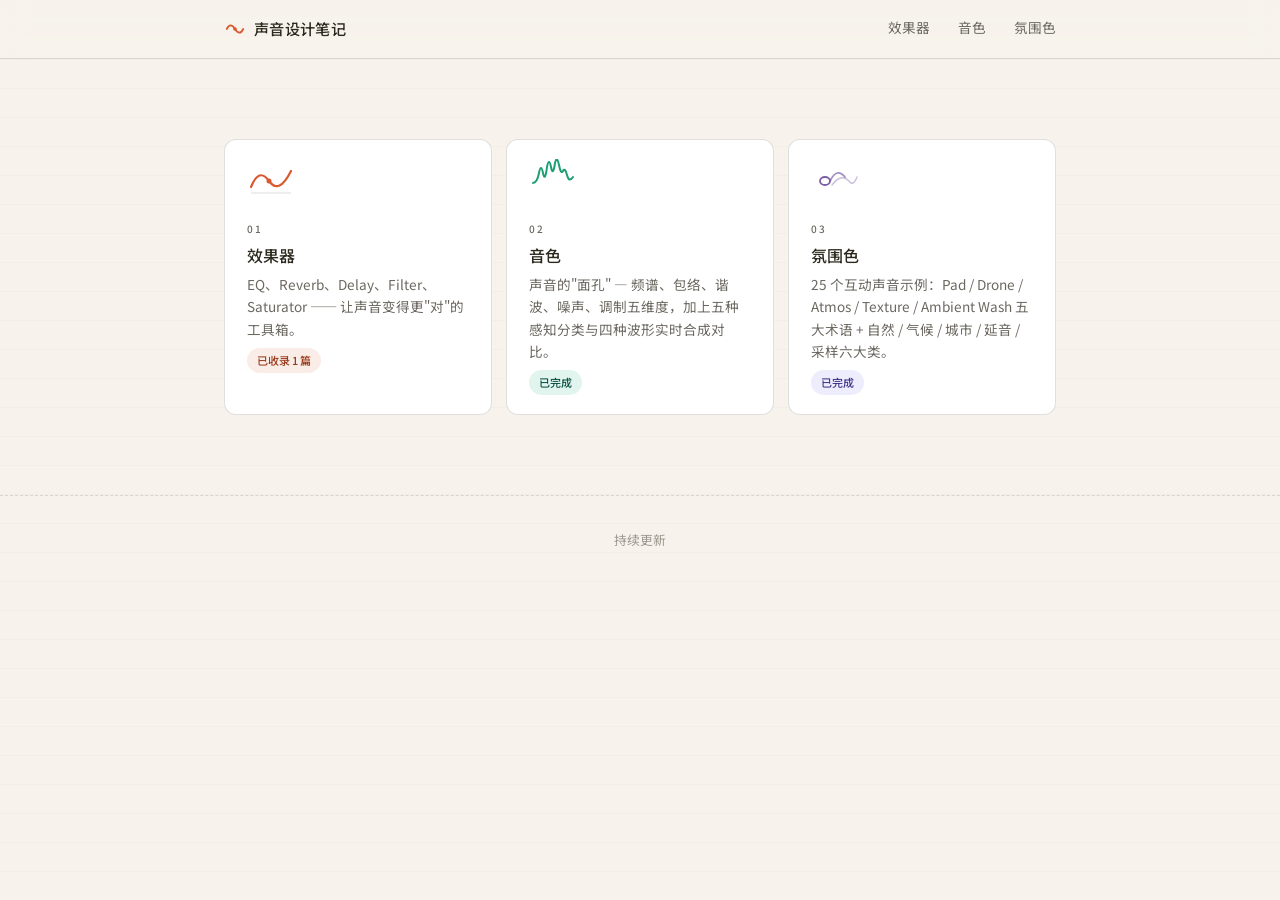
<file: index.html>
<!DOCTYPE html>
<html lang="zh-CN">
<head>
<meta charset="UTF-8">
<meta name="viewport" content="width=device-width, initial-scale=1.0">
<title>声音设计笔记</title>
<meta name="description" content="一份关于声音设计的中文学习资料 — 效果器、音色、氛围色等主题，配有可交互的音频演示。">
<link rel="stylesheet" href="assets/css/main.css">
</head>
<body>

<!-- Nav -->
<nav class="site-nav">
  <div class="nav-inner">
    <a href="index.html" class="nav-logo">
      <svg viewBox="0 0 24 24" fill="none" xmlns="http://www.w3.org/2000/svg">
        <path d="M3 12 Q7 4 12 12 Q17 20 21 12" stroke="#D85A30" stroke-width="2" stroke-linecap="round" fill="none"/>
        <circle cx="12" cy="12" r="2" fill="#D85A30"/>
      </svg>
      声音设计笔记
    </a>
    <div class="nav-links">
      <a href="effects/index.html">效果器</a>
      <a href="timbre/index.html">音色</a>
      <a href="atmosphere/index.html">氛围色</a>
    </div>
  </div>
</nav>

<div class="container">

  <!-- Three Pillars — 首页直接呈现三大入口，不做标题/前言 -->
  <section style="margin-top:5rem;">
    <div class="grid grid-3">

      <a href="effects/index.html" class="card card-link">
        <div class="card-icon">
          <svg width="48" height="40" viewBox="0 0 48 40" fill="none" xmlns="http://www.w3.org/2000/svg">
            <path d="M4 28 Q12 8 22 22 Q32 36 44 12" stroke="#D85A30" stroke-width="2.2" stroke-linecap="round" fill="none"/>
            <line x1="4" y1="34" x2="44" y2="34" stroke="#2C2A1E" stroke-width="0.8" opacity="0.2"/>
            <circle cx="22" cy="22" r="2.5" fill="#D85A30"/>
          </svg>
        </div>
        <div class="card-eyebrow">01</div>
        <h3>效果器</h3>
        <p>EQ、Reverb、Delay、Filter、Saturator —— 让声音变得更"对"的工具箱。</p>
        <span class="tag tag-coral">已收录 1 篇</span>
      </a>

      <a href="timbre/index.html" class="card card-link">
        <div class="card-icon">
          <svg width="48" height="40" viewBox="0 0 48 40" fill="none" xmlns="http://www.w3.org/2000/svg">
            <path d="M4 24 Q8 24 10 14 Q12 4 14 14 Q16 24 18 8 Q20 -2 22 8 Q24 18 26 4 Q28 -4 30 6 Q32 16 34 12 Q36 8 38 16 Q40 24 44 18"
                  stroke="#1D9E75" stroke-width="2" stroke-linecap="round" fill="none"/>
          </svg>
        </div>
        <div class="card-eyebrow">02</div>
        <h3>音色</h3>
        <p>声音的"面孔" — 频谱、包络、谐波、噪声、调制五维度，加上五种感知分类与四种波形实时合成对比。</p>
        <span class="tag tag-teal">已完成</span>
      </a>

      <a href="atmosphere/index.html" class="card card-link">
        <div class="card-icon">
          <svg width="48" height="40" viewBox="0 0 48 40" fill="none" xmlns="http://www.w3.org/2000/svg">
            <ellipse cx="14" cy="22" rx="5" ry="4" stroke="#7B5EA7" stroke-width="1.8" fill="none"/>
            <path d="M19 22 Q26 8 34 18" stroke="#7B5EA7" stroke-width="1.8" stroke-linecap="round" fill="none" opacity="0.7"/>
            <path d="M21 26 Q30 14 38 22 Q42 28 46 18" stroke="#7B5EA7" stroke-width="1.4" stroke-linecap="round" fill="none" opacity="0.4"/>
          </svg>
        </div>
        <div class="card-eyebrow">03</div>
        <h3>氛围色</h3>
        <p>25 个互动声音示例：Pad / Drone / Atmos / Texture / Ambient Wash 五大术语 + 自然 / 气候 / 城市 / 延音 / 采样六大类。</p>
        <span class="tag tag-purple">已完成</span>
      </a>

    </div>
  </section>

</div>

<footer class="site-footer">
  <p>持续更新</p>
</footer>

</body>
</html>
</file>
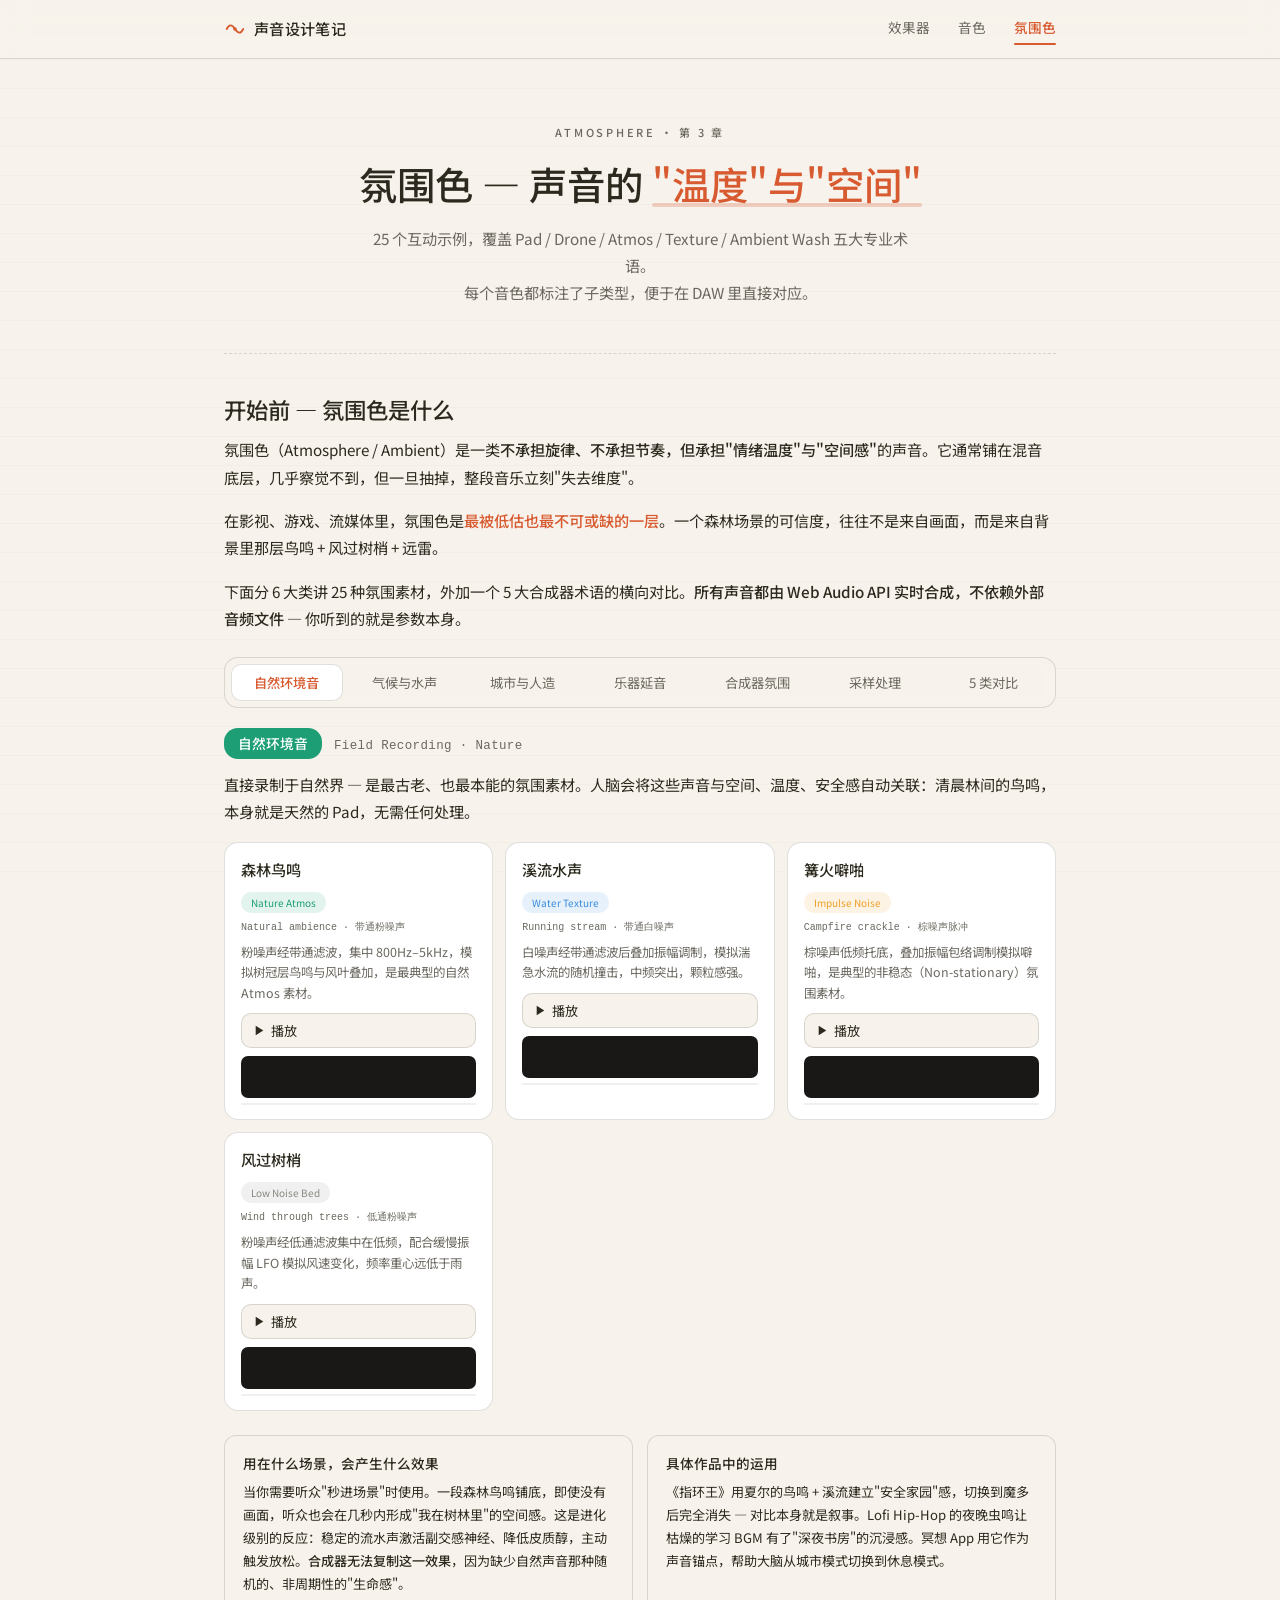
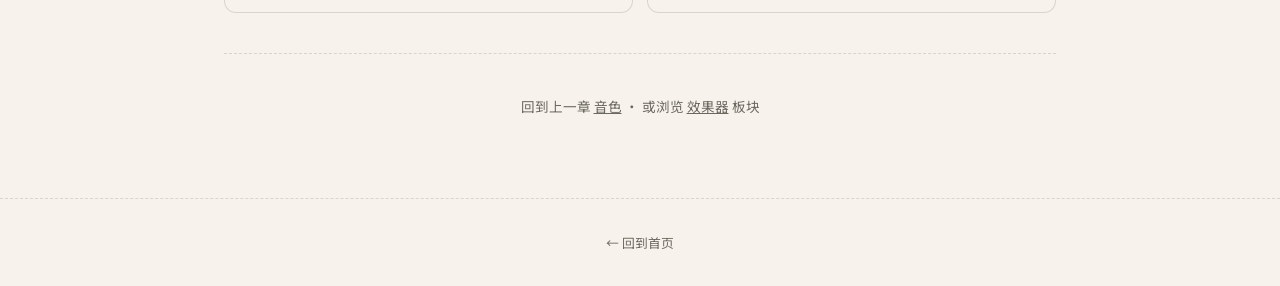
<file: atmosphere/index.html>
<!DOCTYPE html>
<html lang="zh-CN">
<head>
<meta charset="UTF-8">
<meta name="viewport" content="width=device-width, initial-scale=1.0">
<title>氛围色 — 声音的"温度"与"空间" · 声音设计笔记</title>
<meta name="description" content="氛围音色互动指南 — 25 个 Web Audio 实时合成示例，涵盖自然环境、气候水声、城市底噪、乐器延音、合成器氛围与采样处理六大类。">
<link rel="stylesheet" href="../assets/css/main.css">
<link rel="stylesheet" href="../assets/css/atmosphere.css">
</head>
<body>

<nav class="site-nav">
  <div class="nav-inner">
    <a href="../index.html" class="nav-logo">
      <svg viewBox="0 0 24 24" fill="none" xmlns="http://www.w3.org/2000/svg">
        <path d="M3 12 Q7 4 12 12 Q17 20 21 12" stroke="#D85A30" stroke-width="2" stroke-linecap="round" fill="none"/>
        <circle cx="12" cy="12" r="2" fill="#D85A30"/>
      </svg>
      声音设计笔记
    </a>
    <div class="nav-links">
      <a href="../effects/index.html">效果器</a>
      <a href="../timbre/index.html">音色</a>
      <a href="index.html" class="active">氛围色</a>
    </div>
  </div>
</nav>

<div class="container">

  <header class="page-header">
    <div class="page-eyebrow">ATMOSPHERE · 第 3 章</div>
    <h1>氛围色 — 声音的 <em>"温度"与"空间"</em></h1>
    <p class="lead">25 个互动示例，覆盖 Pad / Drone / Atmos / Texture / Ambient Wash 五大专业术语。<br>每个音色都标注了子类型，便于在 DAW 里直接对应。</p>
  </header>

  <section>
    <h2>开始前 — 氛围色是什么</h2>
    <p>氛围色（Atmosphere / Ambient）是一类<strong style="font-weight:500;">不承担旋律、不承担节奏，但承担"情绪温度"与"空间感"</strong>的声音。它通常铺在混音底层，几乎察觉不到，但一旦抽掉，整段音乐立刻"失去维度"。</p>
    <p>在影视、游戏、流媒体里，氛围色是<em class="accent">最被低估也最不可或缺的一层</em>。一个森林场景的可信度，往往不是来自画面，而是来自背景里那层鸟鸣 + 风过树梢 + 远雷。</p>
    <p>下面分 6 大类讲 25 种氛围素材，外加一个 5 大合成器术语的横向对比。<strong style="font-weight:500;">所有声音都由 Web Audio API 实时合成，不依赖外部音频文件</strong> — 你听到的就是参数本身。</p>
  </section>

  <div class="amb-tabs">
    <button class="amb-tab active" data-tab="0" onclick="switchAmbTab(0)">自然环境音</button>
    <button class="amb-tab" data-tab="1" onclick="switchAmbTab(1)">气候与水声</button>
    <button class="amb-tab" data-tab="2" onclick="switchAmbTab(2)">城市与人造</button>
    <button class="amb-tab" data-tab="3" onclick="switchAmbTab(3)">乐器延音</button>
    <button class="amb-tab" data-tab="4" onclick="switchAmbTab(4)">合成器氛围</button>
    <button class="amb-tab" data-tab="5" onclick="switchAmbTab(5)">采样处理</button>
    <button class="amb-tab" data-tab="6" onclick="switchAmbTab(6)">5 类对比</button>
  </div>

  <!-- 类别 0：自然环境音 -->
  <section class="amb-section active" data-tab="0">
    <div class="cat-header cat-nature">
      <span class="cat-badge">自然环境音</span>
      <span class="cat-en">Field Recording · Nature</span>
    </div>
    <p>直接录制于自然界 — 是最古老、也最本能的氛围素材。人脑会将这些声音与空间、温度、安全感自动关联：清晨林间的鸟鸣，本身就是天然的 Pad，无需任何处理。</p>
    <div class="sound-grid" id="grid0"></div>
    <div class="amb-info">
      <div class="amb-info-card">
        <div class="info-head">用在什么场景，会产生什么效果</div>
        <p>当你需要听众"秒进场景"时使用。一段森林鸟鸣铺底，即使没有画面，听众也会在几秒内形成"我在树林里"的空间感。这是进化级别的反应：稳定的流水声激活副交感神经、降低皮质醇，主动触发放松。<strong style="font-weight:500;">合成器无法复制这一效果</strong>，因为缺少自然声音那种随机的、非周期性的"生命感"。</p>
      </div>
      <div class="amb-info-card">
        <div class="info-head">具体作品中的运用</div>
        <p>《指环王》用夏尔的鸟鸣 + 溪流建立"安全家园"感，切换到魔多后完全消失 — 对比本身就是叙事。Lofi Hip-Hop 的夜晚虫鸣让枯燥的学习 BGM 有了"深夜书房"的沉浸感。冥想 App 用它作为声音锚点，帮助大脑从城市模式切换到休息模式。</p>
      </div>
    </div>
  </section>

  <!-- 类别 1：气候与水声 -->
  <section class="amb-section" data-tab="1">
    <div class="cat-header cat-weather">
      <span class="cat-badge">气候与水声</span>
      <span class="cat-en">Weather &amp; Water</span>
    </div>
    <p>雨、雷、海浪 — 频谱宽广、接近白噪声，天然具有<strong style="font-weight:500;">掩蔽效果</strong>。咖啡馆让人专注的原因之一，正是背景雨声屏蔽了中频人声干扰。</p>
    <div class="sound-grid" id="grid1"></div>
    <div class="amb-info">
      <div class="amb-info-card">
        <div class="info-head">用在什么场景</div>
        <p>想屏蔽外部干扰、让听众专注或入睡 → 雨声，因为它的频谱覆盖 20Hz–15kHz，和白噪声高度相似，能把周围的说话声、交通声"盖住"。雷声相反 — 低频隆隆制造潜意识紧张感，适合悬疑/恐怖氛围。海浪缓慢潮起潮落会同步人的呼吸节律，适合冥想类"减速"场景。</p>
      </div>
      <div class="amb-info-card">
        <div class="info-head">作品里的例子</div>
        <p>Radiohead《Kid A》开场用极度处理过的雨声制造"失联感"，听众还没听到旋律就已经感到不安。《生化危机》每逢雨夜场景必有危机 — 雨声同时掩盖了怪物脚步声。ASMR 创作者用雨声作为底层，把听众的注意力锁定在近场。</p>
      </div>
    </div>
  </section>

  <!-- 类别 2：城市与人造 -->
  <section class="amb-section" data-tab="2">
    <div class="cat-header cat-urban">
      <span class="cat-badge">城市与人造</span>
      <span class="cat-en">Urban Soundscape</span>
    </div>
    <p>工业文明制造的持续底噪构成现代人的"声音地景"（Soundscape）。加拿大作曲家 R. Murray Schafer 认为，城市背景噪声本身就是一种集体氛围音色。</p>
    <div class="sound-grid" id="grid2"></div>
    <div class="amb-info">
      <div class="amb-info-card">
        <div class="info-head">用在什么场景</div>
        <p>想传递"都市疏离感""科幻工业感"或"当代现实感"。空调嗡鸣、地铁隆隆这类声音已深植于城市人的日常记忆 — 放进音乐里哪怕只有几秒，就能让听众感到"这就是我生活的地方"。也可以反向利用：在本该宁静的音乐里插入工业噪声，制造不适与撕裂感。</p>
      </div>
      <div class="amb-info-card">
        <div class="info-head">作品里的例子</div>
        <p>Brian Eno 为希思罗机场创作《Music for Airports》时，刻意把飞机引擎的低频嗡鸣融入音乐 — 旅客焦虑时，那层"熟悉的机械声"反而产生了奇异的安慰效果。《银翼杀手 2049》的城市背景音始终有一层工业低频压着，让画面里哪怕安静的对话场景也充满压迫。</p>
      </div>
    </div>
  </section>

  <!-- 类别 3：乐器延音 -->
  <section class="amb-section" data-tab="3">
    <div class="cat-header cat-sustain">
      <span class="cat-badge">乐器延音与泛音</span>
      <span class="cat-en">Sustain &amp; Overtone</span>
    </div>
    <p>弦乐组长弓、管风琴持续音、西藏颂钵 — 通过极慢的演奏速度或物理共鸣，让单音拉伸成一片声音"云朵"。这是人类最早掌握的氛围技法。</p>
    <div class="sound-grid" id="grid3"></div>
    <div class="amb-info">
      <div class="amb-info-card">
        <div class="info-head">用在什么场景</div>
        <p>需要"神圣感""古典庄重感"或"时间被拉长"的感受时，传统乐器的延音比合成器更有说服力。颂钵在冥想中使用，是因为它的<strong style="font-weight:500;">拍频颤动与 alpha 脑波（8–12 Hz 放松状态）频率接近</strong>，能物理性地引导神经系统减速。</p>
      </div>
      <div class="amb-info-card">
        <div class="info-head">作品里的例子</div>
        <p>汉斯·季默在《星际穿越》开场用管风琴的持续低音营造宇宙尺度感 — 那个音不解决、不结束，听众的大脑会一直处于"等待"状态，焦虑与敬畏同时产生。钢琴踏板泛音在后现代古典（Nils Frahm）中大量出现，踏板踩下后的混响云团就是一种天然的 Ambient Wash。</p>
      </div>
    </div>
  </section>

  <!-- 类别 4：合成器氛围 -->
  <section class="amb-section" data-tab="4">
    <div class="cat-header cat-synth">
      <span class="cat-badge">合成器氛围音色</span>
      <span class="cat-en">Synthesizer Textures</span>
    </div>
    <p>现代音乐中使用最广泛的氛围来源。以下五种是<strong style="font-weight:500;">核心专业术语</strong> — 在 DAW 里都能找到对应设置。</p>

    <div class="metaphor-box" style="margin:1rem 0;">
      <div class="metaphor-head">DAW 制作提示</div>
      <p>Pad → Attack 拉至 2 s+，加大量 Reverb；Drone → 单音固定，关掉所有调制；Texture → Granulator II / Portal；Ambient Wash → Shimmer Reverb + Infinite Reverb。</p>
    </div>

    <div class="sound-grid" id="grid4"></div>
    <div class="amb-info">
      <div class="amb-info-card">
        <div class="info-head">什么场景选哪种</div>
        <p>需要托住旋律、不抢主角 → <strong style="font-weight:500;">Pad</strong>。需要制造张力却不想引入旋律 → <strong style="font-weight:500;">Drone</strong>，单频的"不动"本身就是压力。需要表达辽阔或虚空 → <strong style="font-weight:500;">Atmos</strong>，没有音高，只有空间。想让音色有"可触摸的表面感" → <strong style="font-weight:500;">Texture</strong>。想让整段声音边界消失 → <strong style="font-weight:500;">Ambient Wash</strong>。</p>
      </div>
      <div class="amb-info-card">
        <div class="info-head">作品里的例子</div>
        <p>游戏《Journey》全程用 Pad — 玩家在沙漠中孤独行走，Pad 提供"陪伴感"。恐怖游戏《Amnesia》用 Drone 做背景：玩家感到不安却找不到具体原因。Shoegaze 乐队 My Bloody Valentine 把吉他完全淹进混响，变成 Ambient Wash — 人声从乐器中"溶出来"，失去边界。</p>
      </div>
    </div>
  </section>

  <!-- 类别 5：采样处理 -->
  <section class="amb-section" data-tab="5">
    <div class="cat-header cat-processed">
      <span class="cat-badge">采样处理</span>
      <span class="cat-en">Processed Samples</span>
    </div>
    <p>对真实录音进行极端处理 — 反转、极速拉伸、混响堆叠 — 让声音失去原本面貌，变成全新的氛围材质。这是最具创造力的氛围制作方式。</p>
    <div class="sound-grid" id="grid5"></div>
    <div class="amb-info">
      <div class="amb-info-card">
        <div class="info-head">用在什么场景</div>
        <p>想创造一种"似曾相识却说不清是什么"的陌生感时使用。反向混响让声音在到来之前就已经"泄露"。极限拉伸把普通声音变成绵延数分钟的氛围云团，时间感被瓦解。场录处理则让日常声音获得叙事意义。</p>
      </div>
      <div class="amb-info-card">
        <div class="info-head">作品里的例子</div>
        <p>电影《她》（Her）里科幻的温柔氛围，很大程度来自 Arcade Fire 用极限拉伸处理过的人声和钢琴 — 熟悉的声音被拉到辨认不出，但仍残留一丝"人味"。《死亡搁浅》的荒野场景用场录风声叠加反向混响。Hauntology 流派（Burial、The Caretaker）的核心技法就是让旧录音"腐烂"。</p>
      </div>
    </div>
  </section>

  <!-- 类别 6：横向对比 -->
  <section class="amb-section" data-tab="6">
    <div class="cat-header cat-compare">
      <span class="cat-badge">5 类合成器氛围 · 横向对比</span>
      <span class="cat-en">5 Terms Side-by-Side</span>
    </div>
    <p>点击右侧"播放"逐个对比 — 注意频谱图形状：<strong style="font-weight:500;">Drone 一条尖峰、Pad 低频宽胖、Texture 高频更亮、Atmos 全频均匀、Ambient Wash 中频漫射</strong>。</p>

    <table class="compare-table">
      <thead>
        <tr>
          <th>术语</th>
          <th>质感</th>
          <th>核心特征</th>
          <th>低频量</th>
          <th>播放</th>
        </tr>
      </thead>
      <tbody>
        <tr>
          <td class="tname" style="color:#D85A30;">Pad</td>
          <td>柔软 · 包围 · 温暖</td>
          <td>长 Attack，低通滤波，和弦持续</td>
          <td><span class="lf-dots" data-fill="3"></span></td>
          <td><button class="btn cmp-btn" onclick="playCompare('pad', this)" style="--cc:#D85A30;"><span class="ico-play"></span><span class="label">Pad</span></button></td>
        </tr>
        <tr>
          <td class="tname" style="color:#A07820;">Drone</td>
          <td>催眠 · 紧张 · 单调</td>
          <td>单一低频，无和声变化，极简</td>
          <td><span class="lf-dots" data-fill="4"></span></td>
          <td><button class="btn cmp-btn" onclick="playCompare('droneS', this)" style="--cc:#A07820;"><span class="ico-play"></span><span class="label">Drone</span></button></td>
        </tr>
        <tr>
          <td class="tname" style="color:#378ADD;">Atmos</td>
          <td>辽阔 · 宇宙 · 无重力</td>
          <td>宽频平坦，极大空间混响，无音高</td>
          <td><span class="lf-dots" data-fill="2"></span></td>
          <td><button class="btn cmp-btn" onclick="playCompare('atmos', this)" style="--cc:#378ADD;"><span class="ico-play"></span><span class="label">Atmos</span></button></td>
        </tr>
        <tr>
          <td class="tname" style="color:#1D9E75;">Texture</td>
          <td>粗糙 · 颗粒 · 有摩擦感</td>
          <td>颗粒合成，高频噪声层</td>
          <td><span class="lf-dots" data-fill="1"></span></td>
          <td><button class="btn cmp-btn" onclick="playCompare('texture', this)" style="--cc:#1D9E75;"><span class="ico-play"></span><span class="label">Texture</span></button></td>
        </tr>
        <tr>
          <td class="tname" style="color:#D4537E;">Ambient Wash</td>
          <td>模糊 · 浪潮 · 边界消融</td>
          <td>混响叠加，音符轮廓消失</td>
          <td><span class="lf-dots" data-fill="2"></span></td>
          <td><button class="btn cmp-btn" onclick="playCompare('wash', this)" style="--cc:#D4537E;"><span class="ico-play"></span><span class="label">Wash</span></button></td>
        </tr>
      </tbody>
    </table>

    <div class="compare-viz-wrap">
      <div class="info-head" style="margin-bottom:8px;">实时频谱（播放任一术语时更新）</div>
      <canvas id="compareViz"></canvas>
    </div>
  </section>

  <hr class="divider">

  <p class="muted" style="text-align:center;font-size:0.85rem;">
    回到上一章 <a href="../timbre/index.html" style="color:var(--ink-light);">音色</a> · 或浏览 <a href="../effects/index.html" style="color:var(--ink-light);">效果器</a> 板块
  </p>

</div>

<footer class="site-footer">
  <p><a href="../index.html" style="color:var(--ink-light);text-decoration:none;">← 回到首页</a></p>
</footer>

<script src="../assets/js/atmosphere.js"></script>
</body>
</html>
</file>
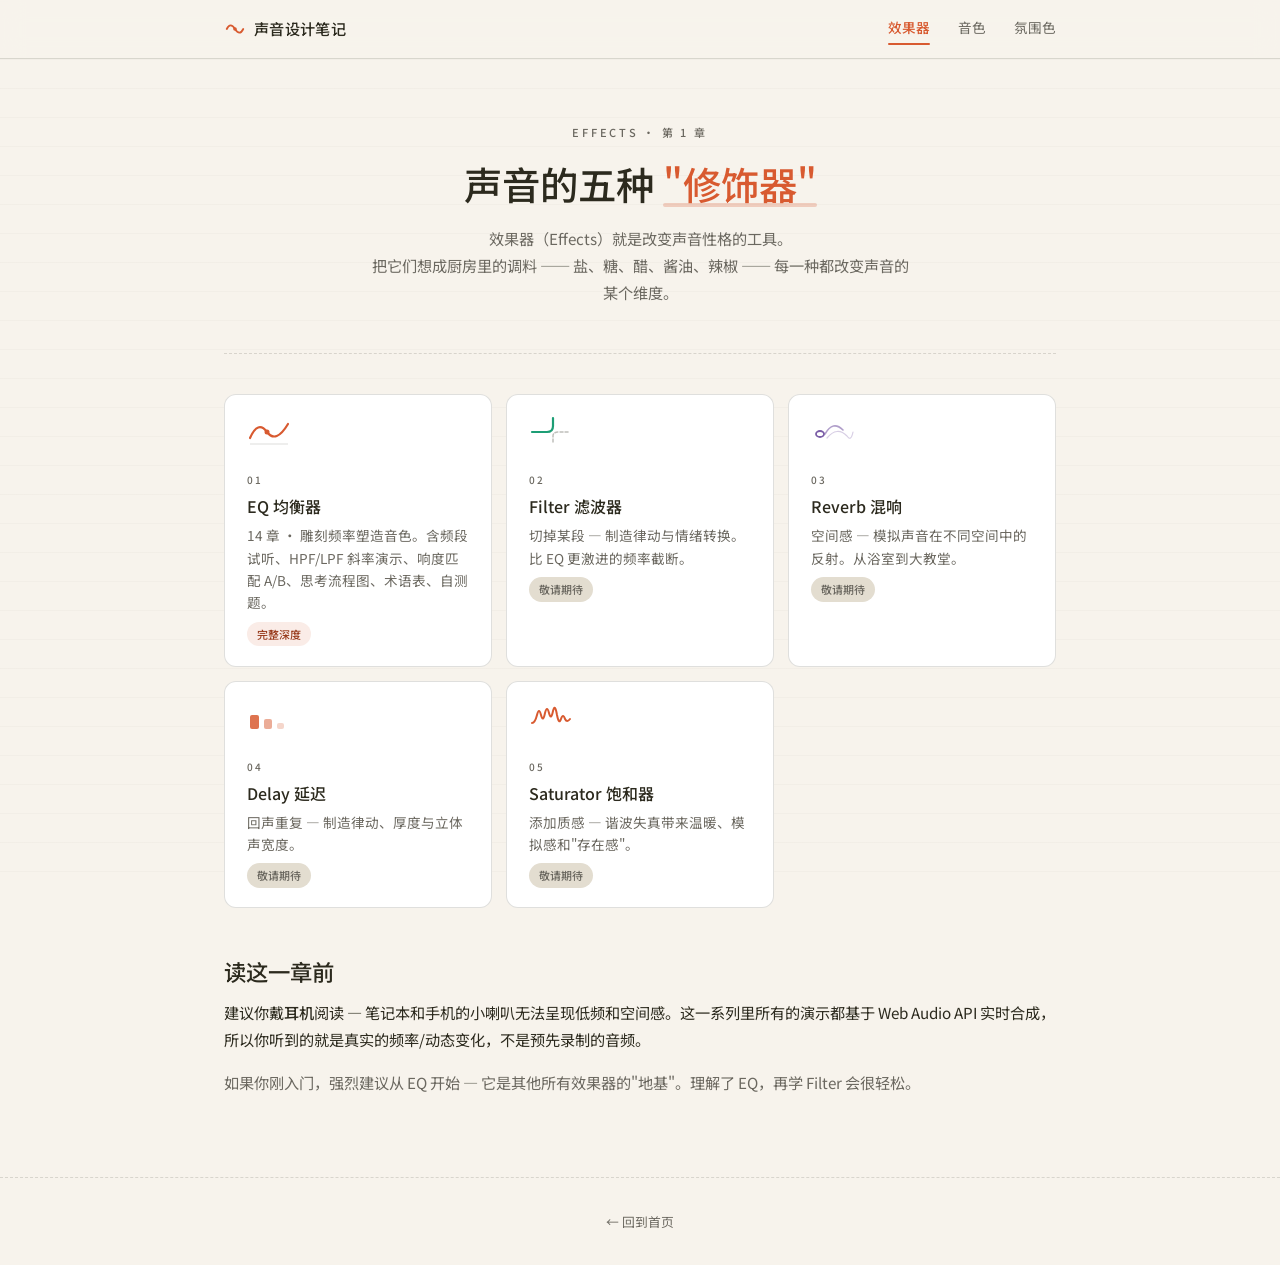
<file: effects/index.html>
<!DOCTYPE html>
<html lang="zh-CN">
<head>
<meta charset="UTF-8">
<meta name="viewport" content="width=device-width, initial-scale=1.0">
<title>效果器 · 声音设计笔记</title>
<link rel="stylesheet" href="../assets/css/main.css">
</head>
<body>

<nav class="site-nav">
  <div class="nav-inner">
    <a href="../index.html" class="nav-logo">
      <svg viewBox="0 0 24 24" fill="none" xmlns="http://www.w3.org/2000/svg">
        <path d="M3 12 Q7 4 12 12 Q17 20 21 12" stroke="#D85A30" stroke-width="2" stroke-linecap="round" fill="none"/>
        <circle cx="12" cy="12" r="2" fill="#D85A30"/>
      </svg>
      声音设计笔记
    </a>
    <div class="nav-links">
      <a href="index.html" class="active">效果器</a>
      <a href="../timbre/index.html">音色</a>
      <a href="../atmosphere/index.html">氛围色</a>
    </div>
  </div>
</nav>

<div class="container">

  <header class="page-header">
    <div class="page-eyebrow">EFFECTS · 第 1 章</div>
    <h1>声音的五种 <em>"修饰器"</em></h1>
    <p class="lead">效果器（Effects）就是改变声音性格的工具。<br>把它们想成厨房里的调料 —— 盐、糖、醋、酱油、辣椒 —— 每一种都改变声音的某个维度。</p>
  </header>

  <section>
    <div class="grid grid-auto">

      <a href="eq.html" class="card card-link">
        <div class="card-icon">
          <svg width="44" height="36" viewBox="0 0 44 36" fill="none" xmlns="http://www.w3.org/2000/svg">
            <path d="M3 24 Q11 6 20 18 Q29 30 41 10" stroke="#D85A30" stroke-width="2.2" stroke-linecap="round" fill="none"/>
            <line x1="3" y1="30" x2="41" y2="30" stroke="#2C2A1E" stroke-width="0.8" opacity="0.2"/>
            <circle cx="20" cy="18" r="2.5" fill="#D85A30"/>
          </svg>
        </div>
        <div class="card-eyebrow">01</div>
        <h3>EQ 均衡器</h3>
        <p>14 章 · 雕刻频率塑造音色。含频段试听、HPF/LPF 斜率演示、响度匹配 A/B、思考流程图、术语表、自测题。</p>
        <span class="tag tag-coral">完整深度</span>
      </a>

      <a href="filter.html" class="card card-link">
        <div class="card-icon">
          <svg width="44" height="36" viewBox="0 0 44 36" fill="none" xmlns="http://www.w3.org/2000/svg">
            <path d="M3 18 L18 18 Q24 18 24 12 L24 4" stroke="#1D9E75" stroke-width="2.2" stroke-linecap="round" fill="none"/>
            <path d="M24 28 L24 22 Q24 18 30 18 L41 18" stroke="#2C2A1E" stroke-width="1.5" stroke-linecap="round" opacity="0.3" stroke-dasharray="3 2"/>
          </svg>
        </div>
        <div class="card-eyebrow">02</div>
        <h3>Filter 滤波器</h3>
        <p>切掉某段 — 制造律动与情绪转换。比 EQ 更激进的频率截断。</p>
        <span class="tag tag-gray">敬请期待</span>
      </a>

      <a href="reverb.html" class="card card-link">
        <div class="card-icon">
          <svg width="44" height="36" viewBox="0 0 44 36" fill="none" xmlns="http://www.w3.org/2000/svg">
            <ellipse cx="9" cy="20" rx="4" ry="3" stroke="#7B5EA7" stroke-width="1.8" fill="none"/>
            <path d="M14 20 Q22 6 32 16" stroke="#7B5EA7" stroke-width="1.6" stroke-linecap="round" fill="none" opacity="0.6"/>
            <path d="M16 24 Q26 12 36 22 Q40 28 42 18" stroke="#7B5EA7" stroke-width="1.2" stroke-linecap="round" fill="none" opacity="0.3"/>
          </svg>
        </div>
        <div class="card-eyebrow">03</div>
        <h3>Reverb 混响</h3>
        <p>空间感 — 模拟声音在不同空间中的反射。从浴室到大教堂。</p>
        <span class="tag tag-gray">敬请期待</span>
      </a>

      <a href="delay.html" class="card card-link">
        <div class="card-icon">
          <svg width="44" height="36" viewBox="0 0 44 36" fill="none" xmlns="http://www.w3.org/2000/svg">
            <rect x="3" y="14" width="9" height="14" rx="2" fill="#D85A30" opacity="0.85"/>
            <rect x="17" y="18" width="8" height="10" rx="2" fill="#D85A30" opacity="0.5"/>
            <rect x="30" y="22" width="7" height="6" rx="2" fill="#D85A30" opacity="0.25"/>
          </svg>
        </div>
        <div class="card-eyebrow">04</div>
        <h3>Delay 延迟</h3>
        <p>回声重复 — 制造律动、厚度与立体声宽度。</p>
        <span class="tag tag-gray">敬请期待</span>
      </a>

      <a href="saturator.html" class="card card-link">
        <div class="card-icon">
          <svg width="44" height="36" viewBox="0 0 44 36" fill="none" xmlns="http://www.w3.org/2000/svg">
            <path d="M3 22 Q6 22 8 14 Q10 6 12 14 Q14 22 16 12 Q18 4 20 12 Q22 20 24 10 Q26 2 28 14 Q30 24 32 18 Q34 12 36 18 Q38 22 41 18" 
                  stroke="#D85A30" stroke-width="2" stroke-linecap="round" fill="none"/>
          </svg>
        </div>
        <div class="card-eyebrow">05</div>
        <h3>Saturator 饱和器</h3>
        <p>添加质感 — 谐波失真带来温暖、模拟感和"存在感"。</p>
        <span class="tag tag-gray">敬请期待</span>
      </a>

    </div>
  </section>

  <section style="margin-top:3rem;">
    <h2>读这一章前</h2>
    <p>建议你戴<strong style="font-weight:500;">耳机</strong>阅读 — 笔记本和手机的小喇叭无法呈现低频和空间感。这一系列里所有的演示都基于 Web Audio API 实时合成，所以你听到的就是真实的频率/动态变化，不是预先录制的音频。</p>
    <p class="muted">如果你刚入门，强烈建议从 EQ 开始 — 它是其他所有效果器的"地基"。理解了 EQ，再学 Filter 会很轻松。</p>
  </section>

</div>

<footer class="site-footer">
  <p><a href="../index.html" style="color:var(--ink-light);text-decoration:none;">← 回到首页</a></p>
</footer>

</body>
</html>
</file>
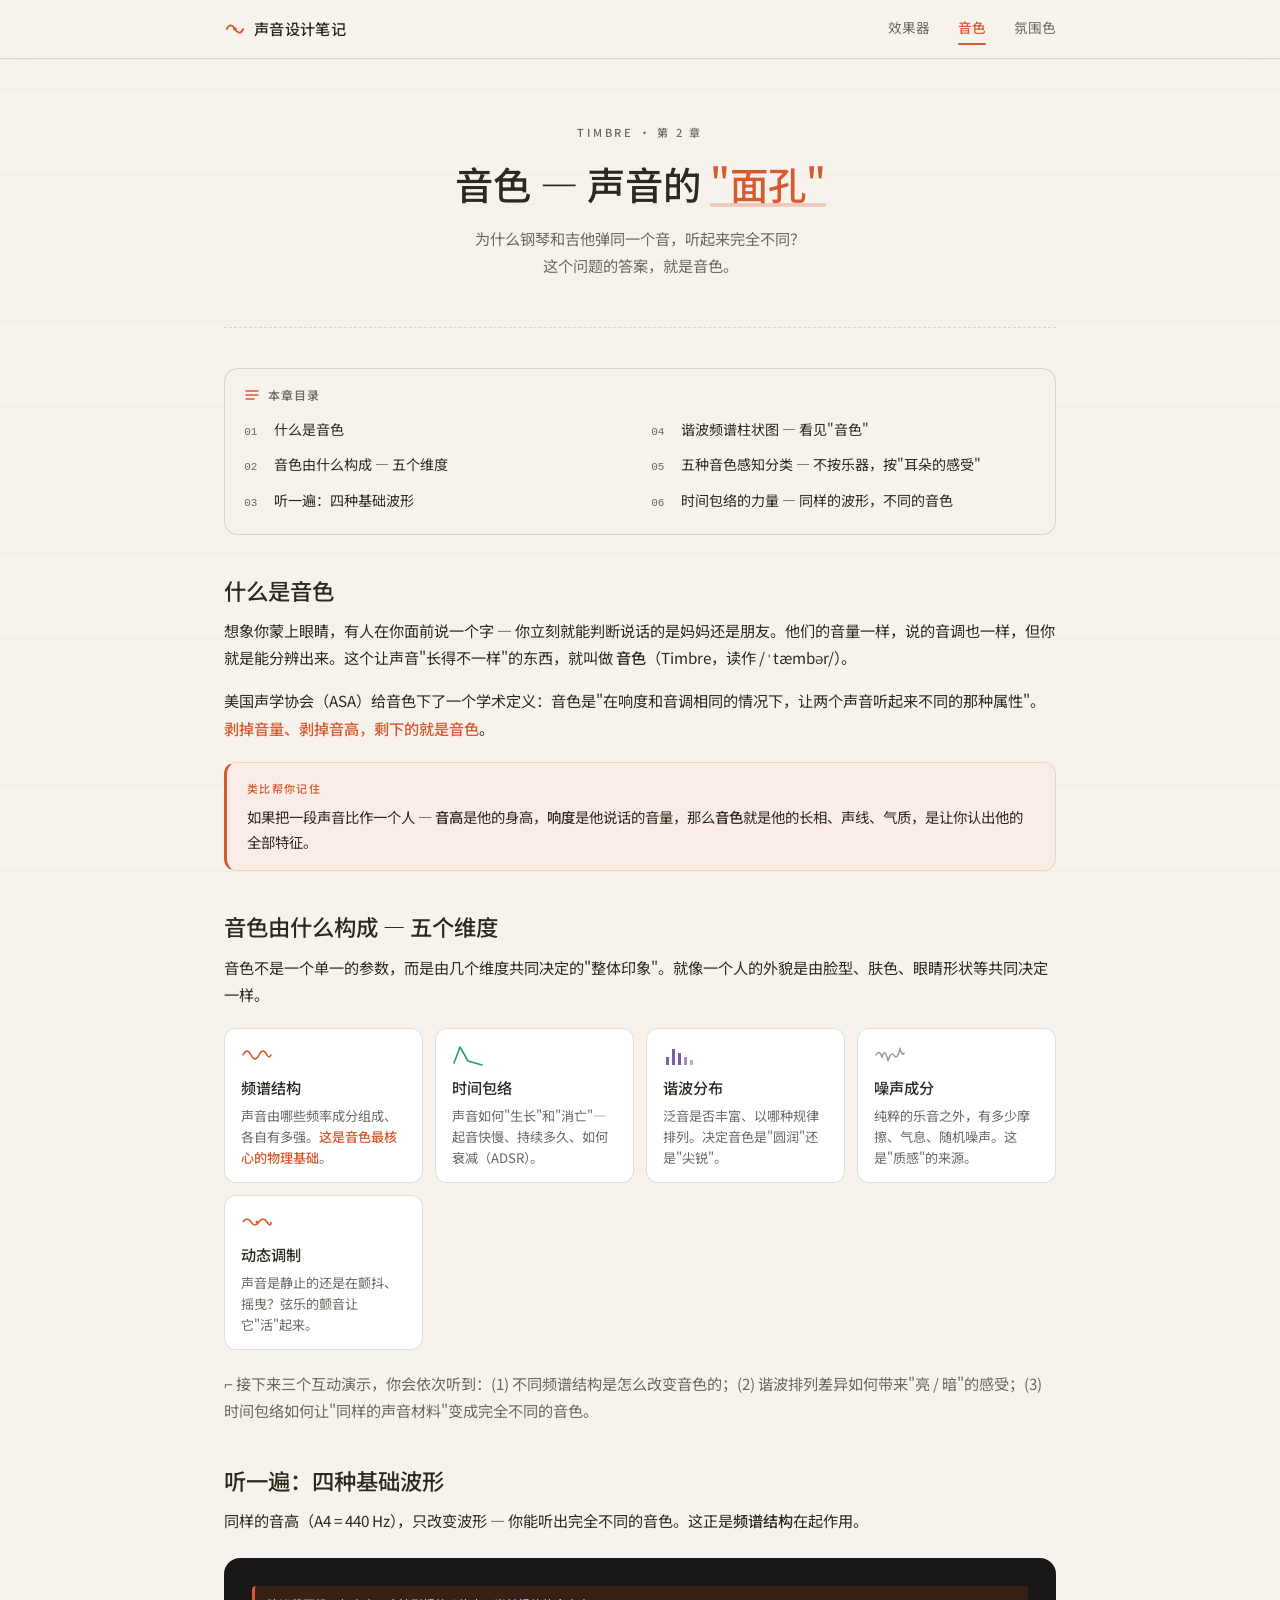
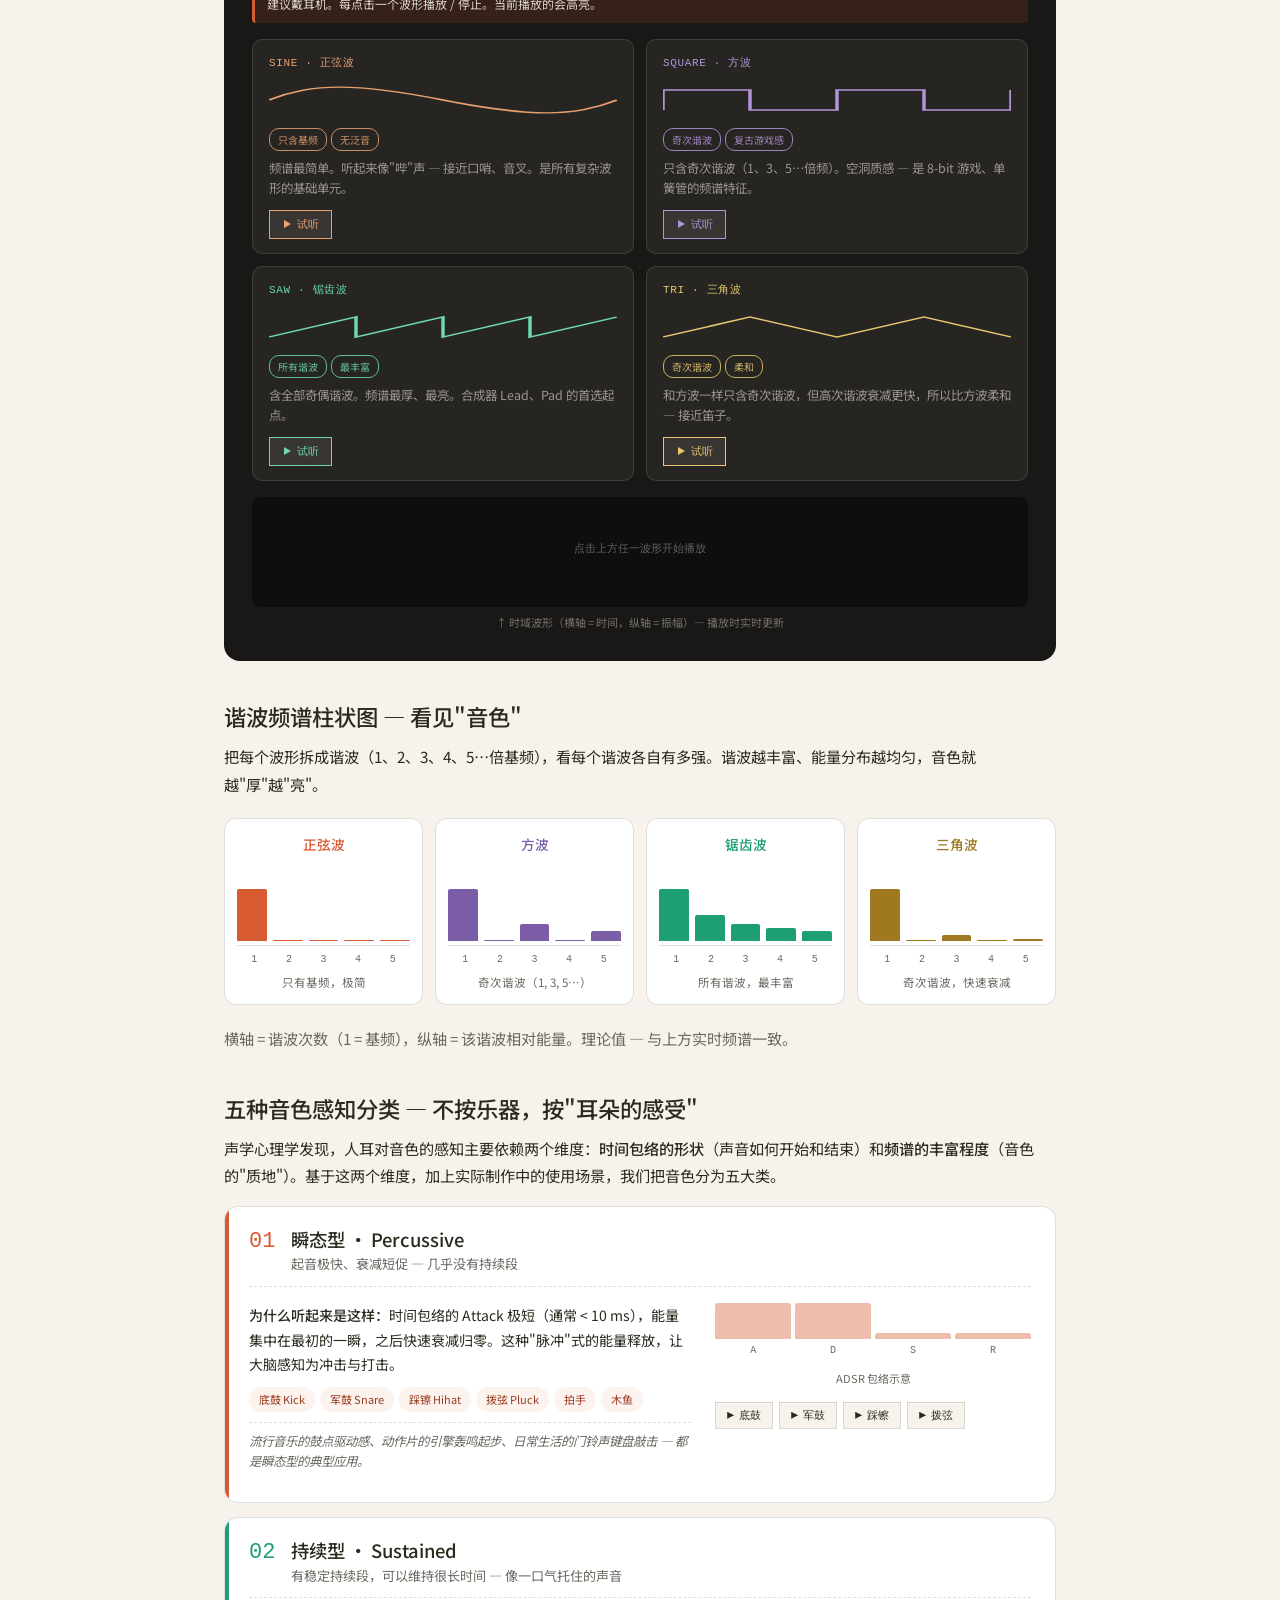
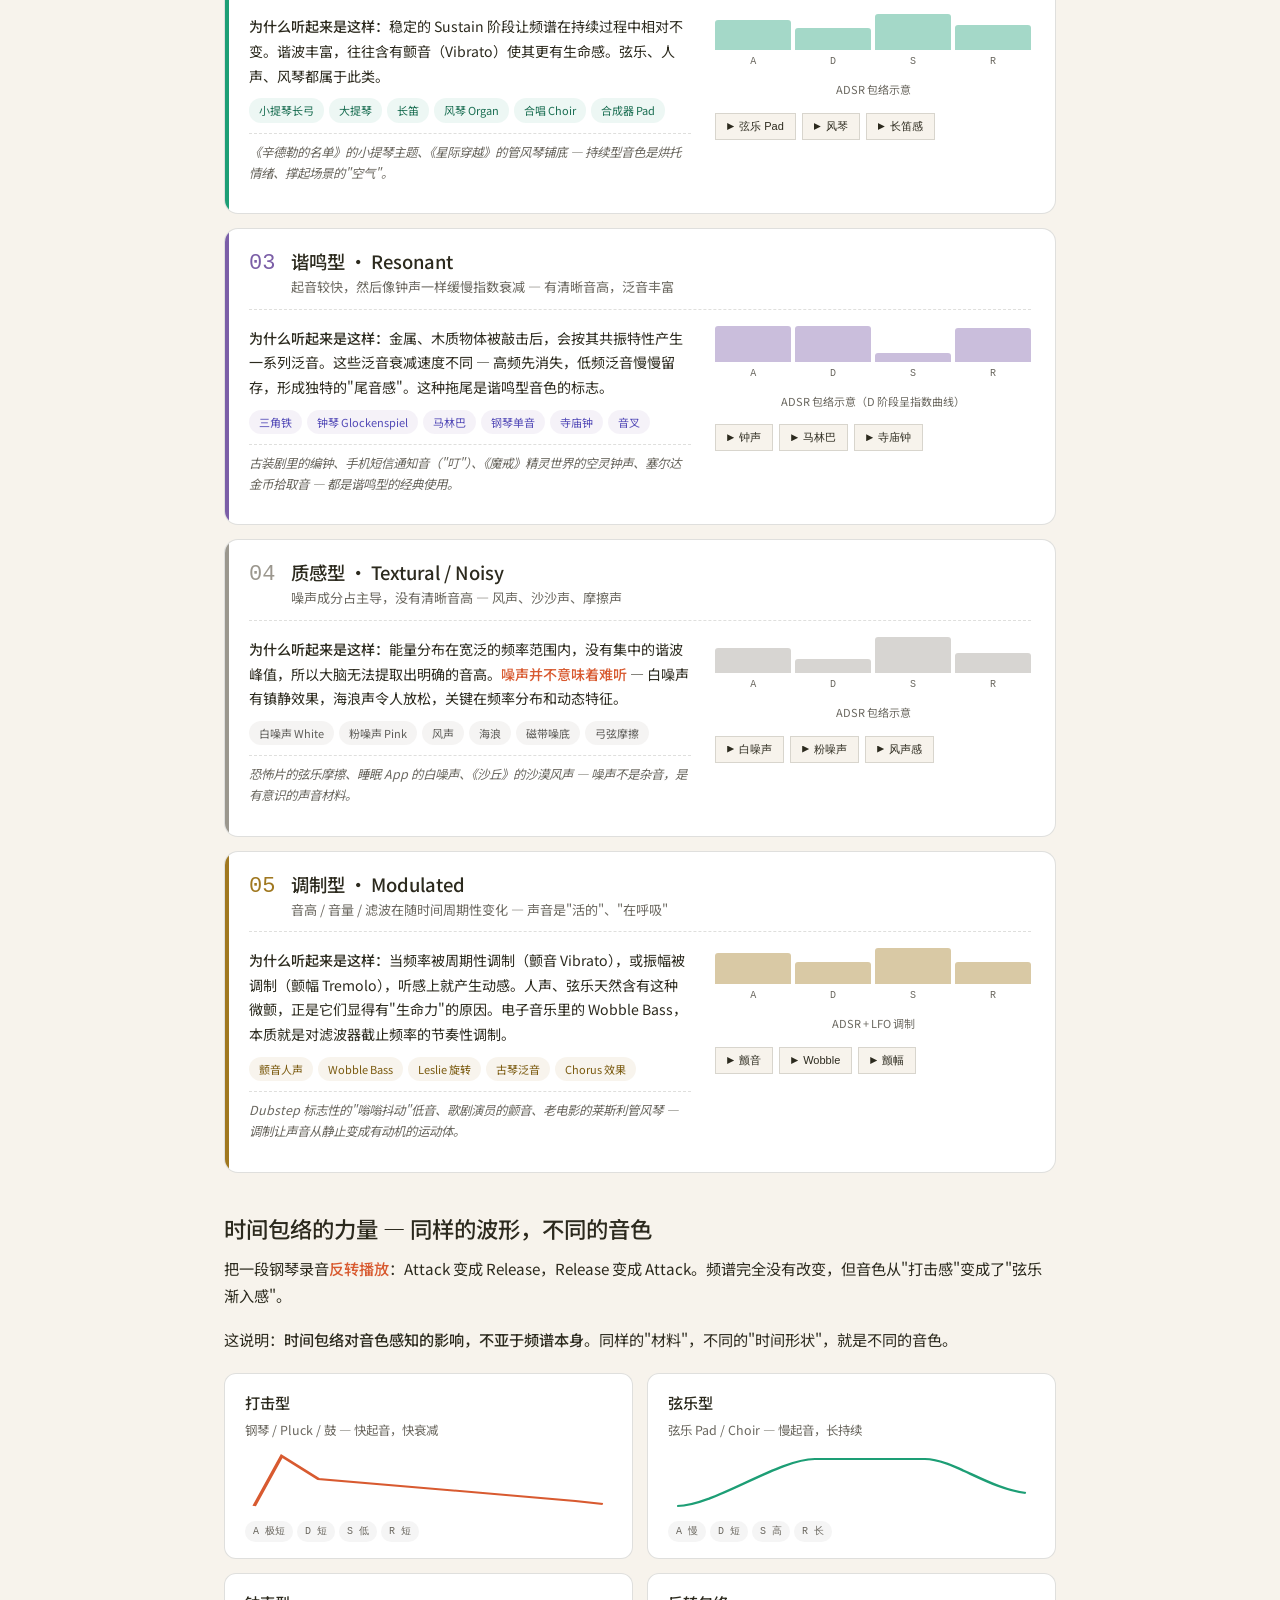
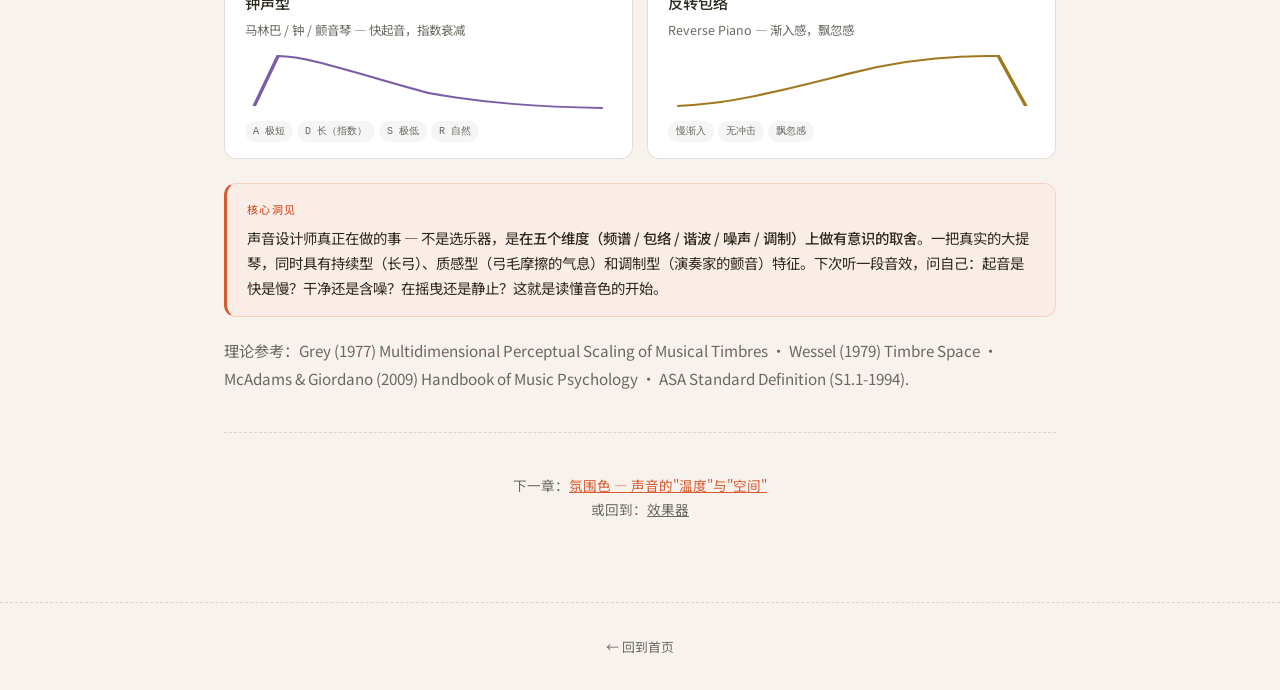
<file: timbre/index.html>
<!DOCTYPE html>
<html lang="zh-CN">
<head>
<meta charset="UTF-8">
<meta name="viewport" content="width=device-width, initial-scale=1.0">
<title>音色 — 声音的"面孔" · 声音设计笔记</title>
<meta name="description" content="音色是什么、由什么构成、如何分类？从四种基础波形到五大音色类型，每一节配可交互的 Web Audio 演示。">
<link rel="stylesheet" href="../assets/css/main.css">
<link rel="stylesheet" href="../assets/css/timbre.css">
</head>
<body>

<nav class="site-nav">
  <div class="nav-inner">
    <a href="../index.html" class="nav-logo">
      <svg viewBox="0 0 24 24" fill="none" xmlns="http://www.w3.org/2000/svg">
        <path d="M3 12 Q7 4 12 12 Q17 20 21 12" stroke="#D85A30" stroke-width="2" stroke-linecap="round" fill="none"/>
        <circle cx="12" cy="12" r="2" fill="#D85A30"/>
      </svg>
      声音设计笔记
    </a>
    <div class="nav-links">
      <a href="../effects/index.html">效果器</a>
      <a href="index.html" class="active">音色</a>
      <a href="../atmosphere/index.html">氛围色</a>
    </div>
  </div>
</nav>

<div class="container">

  <header class="page-header">
    <div class="page-eyebrow">TIMBRE · 第 2 章</div>
    <h1>音色 — 声音的 <em>"面孔"</em></h1>
    <p class="lead">为什么钢琴和吉他弹同一个音，听起来完全不同？<br>这个问题的答案，就是音色。</p>
  </header>

  <!-- ============= 目录 ============= -->
  <nav class="article-toc" aria-label="文章目录">
    <div class="toc-head">
      <svg width="16" height="16" viewBox="0 0 16 16" fill="none" xmlns="http://www.w3.org/2000/svg" aria-hidden="true">
        <path d="M2 4 H14 M2 8 H14 M2 12 H10" stroke="#D85A30" stroke-width="1.4" stroke-linecap="round"/>
      </svg>
      <span>本章目录</span>
    </div>
    <ol class="toc-list" id="toc-list"><!-- JS 填充 --></ol>
  </nav>

  <!-- ============= 1. 什么是音色 ============= -->
  <section>
    <h2>什么是音色</h2>
    <p>想象你蒙上眼睛，有人在你面前说一个字 — 你立刻就能判断说话的是妈妈还是朋友。他们的音量一样，说的音调也一样，但你就是能分辨出来。这个让声音"长得不一样"的东西，就叫做 <strong style="font-weight:500;">音色</strong>（Timbre，读作 /ˈtæmbər/）。</p>
    <p>美国声学协会（ASA）给音色下了一个学术定义：音色是"在响度和音调相同的情况下，让两个声音听起来不同的那种属性"。<em class="accent">剥掉音量、剥掉音高，剩下的就是音色</em>。</p>

    <div class="metaphor-box">
      <div class="metaphor-head">类比帮你记住</div>
      <p>如果把一段声音比作一个人 — <strong style="font-weight:500;">音高</strong>是他的身高，<strong style="font-weight:500;">响度</strong>是他说话的音量，那么<strong style="font-weight:500;">音色</strong>就是他的长相、声线、气质，是让你认出他的全部特征。</p>
    </div>
  </section>

  <!-- ============= 2. 音色由什么构成 ============= -->
  <section>
    <h2>音色由什么构成 — 五个维度</h2>
    <p>音色不是一个单一的参数，而是由几个维度共同决定的"整体印象"。就像一个人的外貌是由脸型、肤色、眼睛形状等共同决定一样。</p>

    <div class="dim-grid">
      <div class="dim-card">
        <div class="dim-icon">
          <svg width="32" height="24" viewBox="0 0 32 24" fill="none" xmlns="http://www.w3.org/2000/svg">
            <path d="M2 12 Q6 4 10 12 Q14 20 18 12 Q22 4 26 12 Q28 16 30 12" stroke="#D85A30" stroke-width="1.6" fill="none" stroke-linecap="round"/>
          </svg>
        </div>
        <div class="dim-name">频谱结构</div>
        <div class="dim-desc">声音由哪些频率成分组成、各自有多强。<em class="accent">这是音色最核心的物理基础</em>。</div>
      </div>
      <div class="dim-card">
        <div class="dim-icon">
          <svg width="32" height="24" viewBox="0 0 32 24" fill="none" xmlns="http://www.w3.org/2000/svg">
            <path d="M2 20 L8 4 L16 18 L30 22" stroke="#1D9E75" stroke-width="1.6" fill="none" stroke-linecap="round" stroke-linejoin="round"/>
          </svg>
        </div>
        <div class="dim-name">时间包络</div>
        <div class="dim-desc">声音如何"生长"和"消亡"— 起音快慢、持续多久、如何衰减（ADSR）。</div>
      </div>
      <div class="dim-card">
        <div class="dim-icon">
          <svg width="32" height="24" viewBox="0 0 32 24" fill="none" xmlns="http://www.w3.org/2000/svg">
            <rect x="3" y="14" width="3" height="8" fill="#7B5EA7"/>
            <rect x="9" y="6" width="3" height="16" fill="#7B5EA7"/>
            <rect x="15" y="10" width="3" height="12" fill="#7B5EA7"/>
            <rect x="21" y="14" width="3" height="8" fill="#7B5EA7" opacity="0.7"/>
            <rect x="27" y="17" width="3" height="5" fill="#7B5EA7" opacity="0.5"/>
          </svg>
        </div>
        <div class="dim-name">谐波分布</div>
        <div class="dim-desc">泛音是否丰富、以哪种规律排列。决定音色是"圆润"还是"尖锐"。</div>
      </div>
      <div class="dim-card">
        <div class="dim-icon">
          <svg width="32" height="24" viewBox="0 0 32 24" fill="none" xmlns="http://www.w3.org/2000/svg">
            <path d="M2 12 Q5 6 8 14 Q11 4 14 18 Q17 8 20 12 Q23 18 26 6 Q29 14 30 10" stroke="#9B978E" stroke-width="1.4" fill="none" stroke-linecap="round"/>
          </svg>
        </div>
        <div class="dim-name">噪声成分</div>
        <div class="dim-desc">纯粹的乐音之外，有多少摩擦、气息、随机噪声。这是"质感"的来源。</div>
      </div>
      <div class="dim-card">
        <div class="dim-icon">
          <svg width="32" height="24" viewBox="0 0 32 24" fill="none" xmlns="http://www.w3.org/2000/svg">
            <path d="M2 12 Q6 6 10 12 Q14 18 18 12 Q22 6 26 12 Q30 18 30 12" stroke="#D85A30" stroke-width="1.6" fill="none"/>
            <circle cx="16" cy="12" r="1.5" fill="#D85A30"/>
          </svg>
        </div>
        <div class="dim-name">动态调制</div>
        <div class="dim-desc">声音是静止的还是在颤抖、摇曳？弦乐的颤音让它"活"起来。</div>
      </div>
    </div>

    <p class="muted" style="margin-top:0.8rem;">⌐ 接下来三个互动演示，你会依次听到：(1) 不同频谱结构是怎么改变音色的；(2) 谐波排列差异如何带来"亮 / 暗"的感受；(3) 时间包络如何让"同样的声音材料"变成完全不同的音色。</p>
  </section>

  <!-- ============= 3. 互动：四种基础波形 ============= -->
  <section>
    <h2>听一遍：四种基础波形</h2>
    <p>同样的音高（A4 = 440 Hz），只改变波形 — 你能听出完全不同的音色。这正是<strong style="font-weight:500;">频谱结构</strong>在起作用。</p>

    <div class="dark-panel">
      <div class="warning-bar">建议戴耳机。每点击一个波形播放 / 停止。当前播放的会高亮。</div>

      <div class="wave-grid">
        <div class="wave-card" data-wave="sine">
          <div class="wave-meta">SINE · 正弦波</div>
          <svg class="wave-shape" viewBox="0 0 200 56" preserveAspectRatio="none">
            <path d="M0,28 C25,4 50,4 100,28 C150,52 175,52 200,28" stroke="currentColor" stroke-width="2" fill="none"/>
          </svg>
          <div class="wave-tags">
            <span class="wave-tag">只含基频</span>
            <span class="wave-tag">无泛音</span>
          </div>
          <div class="wave-desc">频谱最简单。听起来像"哔"声 — 接近口哨、音叉。是所有复杂波形的基础单元。</div>
          <button class="btn wave-play" onclick="toggleWave('sine', this)">
            <svg class="wave-play-ico" width="10" height="10" viewBox="0 0 10 10"><polygon points="2,1 9,5 2,9"/></svg>
            <span class="label">试听</span>
          </button>
        </div>

        <div class="wave-card" data-wave="square">
          <div class="wave-meta">SQUARE · 方波</div>
          <svg class="wave-shape" viewBox="0 0 200 56" preserveAspectRatio="none">
            <path d="M0,42 L0,14 L50,14 L50,42 L100,42 L100,14 L150,14 L150,42 L200,42 L200,14" stroke="currentColor" stroke-width="2" fill="none"/>
          </svg>
          <div class="wave-tags">
            <span class="wave-tag">奇次谐波</span>
            <span class="wave-tag">复古游戏感</span>
          </div>
          <div class="wave-desc">只含奇次谐波（1、3、5…倍频）。空洞质感 — 是 8-bit 游戏、单簧管的频谱特征。</div>
          <button class="btn wave-play" onclick="toggleWave('square', this)">
            <svg class="wave-play-ico" width="10" height="10" viewBox="0 0 10 10"><polygon points="2,1 9,5 2,9"/></svg>
            <span class="label">试听</span>
          </button>
        </div>

        <div class="wave-card" data-wave="sawtooth">
          <div class="wave-meta">SAW · 锯齿波</div>
          <svg class="wave-shape" viewBox="0 0 200 56" preserveAspectRatio="none">
            <path d="M0,42 L50,14 L50,42 L100,14 L100,42 L150,14 L150,42 L200,14" stroke="currentColor" stroke-width="2" fill="none"/>
          </svg>
          <div class="wave-tags">
            <span class="wave-tag">所有谐波</span>
            <span class="wave-tag">最丰富</span>
          </div>
          <div class="wave-desc">含全部奇偶谐波。频谱最厚、最亮。合成器 Lead、Pad 的首选起点。</div>
          <button class="btn wave-play" onclick="toggleWave('sawtooth', this)">
            <svg class="wave-play-ico" width="10" height="10" viewBox="0 0 10 10"><polygon points="2,1 9,5 2,9"/></svg>
            <span class="label">试听</span>
          </button>
        </div>

        <div class="wave-card" data-wave="triangle">
          <div class="wave-meta">TRI · 三角波</div>
          <svg class="wave-shape" viewBox="0 0 200 56" preserveAspectRatio="none">
            <path d="M0,42 L50,14 L100,42 L150,14 L200,42" stroke="currentColor" stroke-width="2" fill="none"/>
          </svg>
          <div class="wave-tags">
            <span class="wave-tag">奇次谐波</span>
            <span class="wave-tag">柔和</span>
          </div>
          <div class="wave-desc">和方波一样只含奇次谐波，但高次谐波衰减更快，所以比方波柔和 — 接近笛子。</div>
          <button class="btn wave-play" onclick="toggleWave('triangle', this)">
            <svg class="wave-play-ico" width="10" height="10" viewBox="0 0 10 10"><polygon points="2,1 9,5 2,9"/></svg>
            <span class="label">试听</span>
          </button>
        </div>
      </div>

      <canvas id="wave-canvas"></canvas>
      <p class="canvas-caption">↑ 时域波形（横轴 = 时间，纵轴 = 振幅）— 播放时实时更新</p>
    </div>
  </section>

  <!-- ============= 4. 谐波频谱对比 ============= -->
  <section>
    <h2>谐波频谱柱状图 — 看见"音色"</h2>
    <p>把每个波形拆成谐波（1、2、3、4、5…倍基频），看每个谐波各自有多强。谐波越丰富、能量分布越均匀，音色就越"厚"越"亮"。</p>

    <div class="harmonic-grid">
      <div class="harmonic-col" style="--c:#D85A30;">
        <div class="harmonic-name">正弦波</div>
        <div class="harmonic-bars">
          <div class="hbar" style="--h:70%"></div>
          <div class="hbar" style="--h:0"></div>
          <div class="hbar" style="--h:0"></div>
          <div class="hbar" style="--h:0"></div>
          <div class="hbar" style="--h:0"></div>
        </div>
        <div class="harmonic-axis"><span>1</span><span>2</span><span>3</span><span>4</span><span>5</span></div>
        <div class="harmonic-sub">只有基频，极简</div>
      </div>
      <div class="harmonic-col" style="--c:#7B5EA7;">
        <div class="harmonic-name">方波</div>
        <div class="harmonic-bars">
          <div class="hbar" style="--h:70%"></div>
          <div class="hbar" style="--h:0"></div>
          <div class="hbar" style="--h:23%"></div>
          <div class="hbar" style="--h:0"></div>
          <div class="hbar" style="--h:14%"></div>
        </div>
        <div class="harmonic-axis"><span>1</span><span>2</span><span>3</span><span>4</span><span>5</span></div>
        <div class="harmonic-sub">奇次谐波（1, 3, 5…）</div>
      </div>
      <div class="harmonic-col" style="--c:#1D9E75;">
        <div class="harmonic-name">锯齿波</div>
        <div class="harmonic-bars">
          <div class="hbar" style="--h:70%"></div>
          <div class="hbar" style="--h:35%"></div>
          <div class="hbar" style="--h:23%"></div>
          <div class="hbar" style="--h:17%"></div>
          <div class="hbar" style="--h:14%"></div>
        </div>
        <div class="harmonic-axis"><span>1</span><span>2</span><span>3</span><span>4</span><span>5</span></div>
        <div class="harmonic-sub">所有谐波，最丰富</div>
      </div>
      <div class="harmonic-col" style="--c:#A07820;">
        <div class="harmonic-name">三角波</div>
        <div class="harmonic-bars">
          <div class="hbar" style="--h:70%"></div>
          <div class="hbar" style="--h:0"></div>
          <div class="hbar" style="--h:8%"></div>
          <div class="hbar" style="--h:0"></div>
          <div class="hbar" style="--h:3%"></div>
        </div>
        <div class="harmonic-axis"><span>1</span><span>2</span><span>3</span><span>4</span><span>5</span></div>
        <div class="harmonic-sub">奇次谐波，快速衰减</div>
      </div>
    </div>
    <p class="muted" style="margin-top:0.6rem;">横轴 = 谐波次数（1 = 基频），纵轴 = 该谐波相对能量。理论值 — 与上方实时频谱一致。</p>
  </section>

  <!-- ============= 5. 五种音色感知分类 ============= -->
  <section>
    <h2>五种音色感知分类 — 不按乐器，按"耳朵的感受"</h2>
    <p>声学心理学发现，人耳对音色的感知主要依赖两个维度：<strong style="font-weight:500;">时间包络的形状</strong>（声音如何开始和结束）和<strong style="font-weight:500;">频谱的丰富程度</strong>（音色的"质地"）。基于这两个维度，加上实际制作中的使用场景，我们把音色分为五大类。</p>

    <!-- 瞬态型 -->
    <div class="tcat tcat-percussive">
      <div class="tcat-head">
        <div class="tcat-num">01</div>
        <div class="tcat-title">
          <h3>瞬态型 · Percussive</h3>
          <div class="tcat-tagline">起音极快、衰减短促 — 几乎没有持续段</div>
        </div>
      </div>
      <div class="tcat-body">
        <div class="tcat-left">
          <p><strong style="font-weight:500;">为什么听起来是这样：</strong>时间包络的 Attack 极短（通常 &lt; 10 ms），能量集中在最初的一瞬，之后快速衰减归零。这种"脉冲"式的能量释放，让大脑感知为冲击与打击。</p>
          <div class="tcat-chips">
            <span class="chip">底鼓 Kick</span>
            <span class="chip">军鼓 Snare</span>
            <span class="chip">踩镲 Hihat</span>
            <span class="chip">拨弦 Pluck</span>
            <span class="chip">拍手</span>
            <span class="chip">木鱼</span>
          </div>
          <p class="scene-ref">流行音乐的鼓点驱动感、动作片的引擎轰鸣起步、日常生活的门铃声键盘敲击 — 都是瞬态型的典型应用。</p>
        </div>
        <div class="tcat-right">
          <div class="adsr-mini" data-adsr="2,2,1,1">
            <div class="adsr-col"><div class="adsr-bar" style="--h:90%"></div><span>A</span></div>
            <div class="adsr-col"><div class="adsr-bar" style="--h:70%"></div><span>D</span></div>
            <div class="adsr-col"><div class="adsr-bar" style="--h:10%"></div><span>S</span></div>
            <div class="adsr-col"><div class="adsr-bar" style="--h:10%"></div><span>R</span></div>
          </div>
          <div class="adsr-caption">ADSR 包络示意</div>
          <div class="audio-row">
            <button class="btn audio-btn" onclick="playTimbre('kick', this)"><span class="ico-play"></span><span class="label">底鼓</span></button>
            <button class="btn audio-btn" onclick="playTimbre('snare', this)"><span class="ico-play"></span><span class="label">军鼓</span></button>
            <button class="btn audio-btn" onclick="playTimbre('hihat', this)"><span class="ico-play"></span><span class="label">踩镲</span></button>
            <button class="btn audio-btn" onclick="playTimbre('pluck', this)"><span class="ico-play"></span><span class="label">拨弦</span></button>
          </div>
        </div>
      </div>
    </div>

    <!-- 持续型 -->
    <div class="tcat tcat-sustained">
      <div class="tcat-head">
        <div class="tcat-num">02</div>
        <div class="tcat-title">
          <h3>持续型 · Sustained</h3>
          <div class="tcat-tagline">有稳定持续段，可以维持很长时间 — 像一口气托住的声音</div>
        </div>
      </div>
      <div class="tcat-body">
        <div class="tcat-left">
          <p><strong style="font-weight:500;">为什么听起来是这样：</strong>稳定的 Sustain 阶段让频谱在持续过程中相对不变。谐波丰富，往往含有颤音（Vibrato）使其更有生命感。弦乐、人声、风琴都属于此类。</p>
          <div class="tcat-chips">
            <span class="chip">小提琴长弓</span>
            <span class="chip">大提琴</span>
            <span class="chip">长笛</span>
            <span class="chip">风琴 Organ</span>
            <span class="chip">合唱 Choir</span>
            <span class="chip">合成器 Pad</span>
          </div>
          <p class="scene-ref">《辛德勒的名单》的小提琴主题、《星际穿越》的管风琴铺底 — 持续型音色是烘托情绪、撑起场景的"空气"。</p>
        </div>
        <div class="tcat-right">
          <div class="adsr-mini">
            <div class="adsr-col"><div class="adsr-bar" style="--h:55%"></div><span>A</span></div>
            <div class="adsr-col"><div class="adsr-bar" style="--h:40%"></div><span>D</span></div>
            <div class="adsr-col"><div class="adsr-bar" style="--h:85%"></div><span>S</span></div>
            <div class="adsr-col"><div class="adsr-bar" style="--h:45%"></div><span>R</span></div>
          </div>
          <div class="adsr-caption">ADSR 包络示意</div>
          <div class="audio-row">
            <button class="btn audio-btn" onclick="playTimbre('strings', this)"><span class="ico-play"></span><span class="label">弦乐 Pad</span></button>
            <button class="btn audio-btn" onclick="playTimbre('organ', this)"><span class="ico-play"></span><span class="label">风琴</span></button>
            <button class="btn audio-btn" onclick="playTimbre('flute', this)"><span class="ico-play"></span><span class="label">长笛感</span></button>
          </div>
        </div>
      </div>
    </div>

    <!-- 谐鸣型 -->
    <div class="tcat tcat-resonant">
      <div class="tcat-head">
        <div class="tcat-num">03</div>
        <div class="tcat-title">
          <h3>谐鸣型 · Resonant</h3>
          <div class="tcat-tagline">起音较快，然后像钟声一样缓慢指数衰减 — 有清晰音高，泛音丰富</div>
        </div>
      </div>
      <div class="tcat-body">
        <div class="tcat-left">
          <p><strong style="font-weight:500;">为什么听起来是这样：</strong>金属、木质物体被敲击后，会按其共振特性产生一系列泛音。这些泛音衰减速度不同 — 高频先消失，低频泛音慢慢留存，形成独特的"尾音感"。这种拖尾是谐鸣型音色的标志。</p>
          <div class="tcat-chips">
            <span class="chip">三角铁</span>
            <span class="chip">钟琴 Glockenspiel</span>
            <span class="chip">马林巴</span>
            <span class="chip">钢琴单音</span>
            <span class="chip">寺庙钟</span>
            <span class="chip">音叉</span>
          </div>
          <p class="scene-ref">古装剧里的编钟、手机短信通知音（"叮"）、《魔戒》精灵世界的空灵钟声、塞尔达金币拾取音 — 都是谐鸣型的经典使用。</p>
        </div>
        <div class="tcat-right">
          <div class="adsr-mini">
            <div class="adsr-col"><div class="adsr-bar" style="--h:90%"></div><span>A</span></div>
            <div class="adsr-col"><div class="adsr-bar" style="--h:80%"></div><span>D</span></div>
            <div class="adsr-col"><div class="adsr-bar" style="--h:15%"></div><span>S</span></div>
            <div class="adsr-col"><div class="adsr-bar" style="--h:60%"></div><span>R</span></div>
          </div>
          <div class="adsr-caption">ADSR 包络示意（D 阶段呈指数曲线）</div>
          <div class="audio-row">
            <button class="btn audio-btn" onclick="playTimbre('bell', this)"><span class="ico-play"></span><span class="label">钟声</span></button>
            <button class="btn audio-btn" onclick="playTimbre('marimba', this)"><span class="ico-play"></span><span class="label">马林巴</span></button>
            <button class="btn audio-btn" onclick="playTimbre('temple', this)"><span class="ico-play"></span><span class="label">寺庙钟</span></button>
          </div>
        </div>
      </div>
    </div>

    <!-- 质感型 -->
    <div class="tcat tcat-noisy">
      <div class="tcat-head">
        <div class="tcat-num">04</div>
        <div class="tcat-title">
          <h3>质感型 · Textural / Noisy</h3>
          <div class="tcat-tagline">噪声成分占主导，没有清晰音高 — 风声、沙沙声、摩擦声</div>
        </div>
      </div>
      <div class="tcat-body">
        <div class="tcat-left">
          <p><strong style="font-weight:500;">为什么听起来是这样：</strong>能量分布在宽泛的频率范围内，没有集中的谐波峰值，所以大脑无法提取出明确的音高。<em class="accent">噪声并不意味着难听</em> — 白噪声有镇静效果，海浪声令人放松，关键在频率分布和动态特征。</p>
          <div class="tcat-chips">
            <span class="chip">白噪声 White</span>
            <span class="chip">粉噪声 Pink</span>
            <span class="chip">风声</span>
            <span class="chip">海浪</span>
            <span class="chip">磁带噪底</span>
            <span class="chip">弓弦摩擦</span>
          </div>
          <p class="scene-ref">恐怖片的弦乐摩擦、睡眠 App 的白噪声、《沙丘》的沙漠风声 — 噪声不是杂音，是有意识的声音材料。</p>
        </div>
        <div class="tcat-right">
          <div class="adsr-mini">
            <div class="adsr-col"><div class="adsr-bar" style="--h:45%"></div><span>A</span></div>
            <div class="adsr-col"><div class="adsr-bar" style="--h:25%"></div><span>D</span></div>
            <div class="adsr-col"><div class="adsr-bar" style="--h:70%"></div><span>S</span></div>
            <div class="adsr-col"><div class="adsr-bar" style="--h:35%"></div><span>R</span></div>
          </div>
          <div class="adsr-caption">ADSR 包络示意</div>
          <div class="audio-row">
            <button class="btn audio-btn" onclick="playTimbre('white', this)"><span class="ico-play"></span><span class="label">白噪声</span></button>
            <button class="btn audio-btn" onclick="playTimbre('pink', this)"><span class="ico-play"></span><span class="label">粉噪声</span></button>
            <button class="btn audio-btn" onclick="playTimbre('wind', this)"><span class="ico-play"></span><span class="label">风声感</span></button>
          </div>
        </div>
      </div>
    </div>

    <!-- 调制型 -->
    <div class="tcat tcat-modulated">
      <div class="tcat-head">
        <div class="tcat-num">05</div>
        <div class="tcat-title">
          <h3>调制型 · Modulated</h3>
          <div class="tcat-tagline">音高 / 音量 / 滤波在随时间周期性变化 — 声音是"活的"、"在呼吸"</div>
        </div>
      </div>
      <div class="tcat-body">
        <div class="tcat-left">
          <p><strong style="font-weight:500;">为什么听起来是这样：</strong>当频率被周期性调制（颤音 Vibrato），或振幅被调制（颤幅 Tremolo），听感上就产生动感。人声、弦乐天然含有这种微颤，正是它们显得有"生命力"的原因。电子音乐里的 Wobble Bass，本质就是对滤波器截止频率的节奏性调制。</p>
          <div class="tcat-chips">
            <span class="chip">颤音人声</span>
            <span class="chip">Wobble Bass</span>
            <span class="chip">Leslie 旋转</span>
            <span class="chip">古琴泛音</span>
            <span class="chip">Chorus 效果</span>
          </div>
          <p class="scene-ref">Dubstep 标志性的"嗡嗡抖动"低音、歌剧演员的颤音、老电影的莱斯利管风琴 — 调制让声音从静止变成有动机的运动体。</p>
        </div>
        <div class="tcat-right">
          <div class="adsr-mini">
            <div class="adsr-col"><div class="adsr-bar" style="--h:55%"></div><span>A</span></div>
            <div class="adsr-col"><div class="adsr-bar" style="--h:40%"></div><span>D</span></div>
            <div class="adsr-col"><div class="adsr-bar" style="--h:75%"></div><span>S</span></div>
            <div class="adsr-col"><div class="adsr-bar" style="--h:40%"></div><span>R</span></div>
          </div>
          <div class="adsr-caption">ADSR + LFO 调制</div>
          <div class="audio-row">
            <button class="btn audio-btn" onclick="playTimbre('vibrato', this)"><span class="ico-play"></span><span class="label">颤音</span></button>
            <button class="btn audio-btn" onclick="playTimbre('wobble', this)"><span class="ico-play"></span><span class="label">Wobble</span></button>
            <button class="btn audio-btn" onclick="playTimbre('tremolo', this)"><span class="ico-play"></span><span class="label">颤幅</span></button>
          </div>
        </div>
      </div>
    </div>
  </section>

  <!-- ============= 6. 时间包络的力量 ============= -->
  <section>
    <h2>时间包络的力量 — 同样的波形，不同的音色</h2>
    <p>把一段钢琴录音<em class="accent">反转播放</em>：Attack 变成 Release，Release 变成 Attack。频谱完全没有改变，但音色从"打击感"变成了"弦乐渐入感"。</p>
    <p>这说明：<strong style="font-weight:500;">时间包络对音色感知的影响，不亚于频谱本身</strong>。同样的"材料"，不同的"时间形状"，就是不同的音色。</p>

    <div class="env-grid">
      <div class="env-panel">
        <div class="env-title">打击型</div>
        <div class="env-sub">钢琴 / Pluck / 鼓 — 快起音，快衰减</div>
        <svg class="env-curve" viewBox="0 0 200 60" preserveAspectRatio="none">
          <path d="M5 55 L20 5 L40 28 L180 50 L195 53" stroke="#D85A30" stroke-width="2" fill="none"/>
        </svg>
        <div class="env-tags">
          <span class="env-tag">A 极短</span>
          <span class="env-tag">D 短</span>
          <span class="env-tag">S 低</span>
          <span class="env-tag">R 短</span>
        </div>
      </div>
      <div class="env-panel">
        <div class="env-title">弦乐型</div>
        <div class="env-sub">弦乐 Pad / Choir — 慢起音，长持续</div>
        <svg class="env-curve" viewBox="0 0 200 60" preserveAspectRatio="none">
          <path d="M5 55 C 25 55 60 8 80 8 L 140 8 C 155 8 175 38 195 42" stroke="#1D9E75" stroke-width="2" fill="none"/>
        </svg>
        <div class="env-tags">
          <span class="env-tag">A 慢</span>
          <span class="env-tag">D 短</span>
          <span class="env-tag">S 高</span>
          <span class="env-tag">R 长</span>
        </div>
      </div>
      <div class="env-panel">
        <div class="env-title">钟声型</div>
        <div class="env-sub">马林巴 / 钟 / 颤音琴 — 快起音，指数衰减</div>
        <svg class="env-curve" viewBox="0 0 200 60" preserveAspectRatio="none">
          <path d="M5 55 L18 5 C 35 5 65 25 100 42 C 130 52 160 56 195 57" stroke="#7B5EA7" stroke-width="2" fill="none"/>
        </svg>
        <div class="env-tags">
          <span class="env-tag">A 极短</span>
          <span class="env-tag">D 长（指数）</span>
          <span class="env-tag">S 极低</span>
          <span class="env-tag">R 自然</span>
        </div>
      </div>
      <div class="env-panel">
        <div class="env-title">反转包络</div>
        <div class="env-sub">Reverse Piano — 渐入感，飘忽感</div>
        <svg class="env-curve" viewBox="0 0 200 60" preserveAspectRatio="none">
          <path d="M5 55 C 35 53 65 38 100 22 C 130 8 155 5 175 5 L 180 5 L 195 55" stroke="#A07820" stroke-width="2" fill="none"/>
        </svg>
        <div class="env-tags">
          <span class="env-tag">慢渐入</span>
          <span class="env-tag">无冲击</span>
          <span class="env-tag">飘忽感</span>
        </div>
      </div>
    </div>

    <div class="metaphor-box" style="margin-top:1.5rem;">
      <div class="metaphor-head">核心洞见</div>
      <p>声音设计师真正在做的事 — 不是选乐器，是<strong style="font-weight:500;">在五个维度（频谱 / 包络 / 谐波 / 噪声 / 调制）上做有意识的取舍</strong>。一把真实的大提琴，同时具有持续型（长弓）、质感型（弓毛摩擦的气息）和调制型（演奏家的颤音）特征。下次听一段音效，问自己：起音是快是慢？干净还是含噪？在摇曳还是静止？这就是读懂音色的开始。</p>
    </div>

    <p class="muted" style="margin-top:0.8rem;">理论参考：Grey (1977) Multidimensional Perceptual Scaling of Musical Timbres · Wessel (1979) Timbre Space · McAdams & Giordano (2009) Handbook of Music Psychology · ASA Standard Definition (S1.1-1994).</p>
  </section>

  <hr class="divider">

  <p class="muted" style="text-align:center;font-size:0.85rem;">
    下一章：<a href="../atmosphere/index.html" style="color:var(--accent);">氛围色 — 声音的"温度"与"空间"</a><br>
    或回到：<a href="../effects/index.html" style="color:var(--ink-light);">效果器</a>
  </p>

</div>

<footer class="site-footer">
  <p><a href="../index.html" style="color:var(--ink-light);text-decoration:none;">← 回到首页</a></p>
</footer>

<script src="../assets/js/timbre.js"></script>
</body>
</html>
</file>
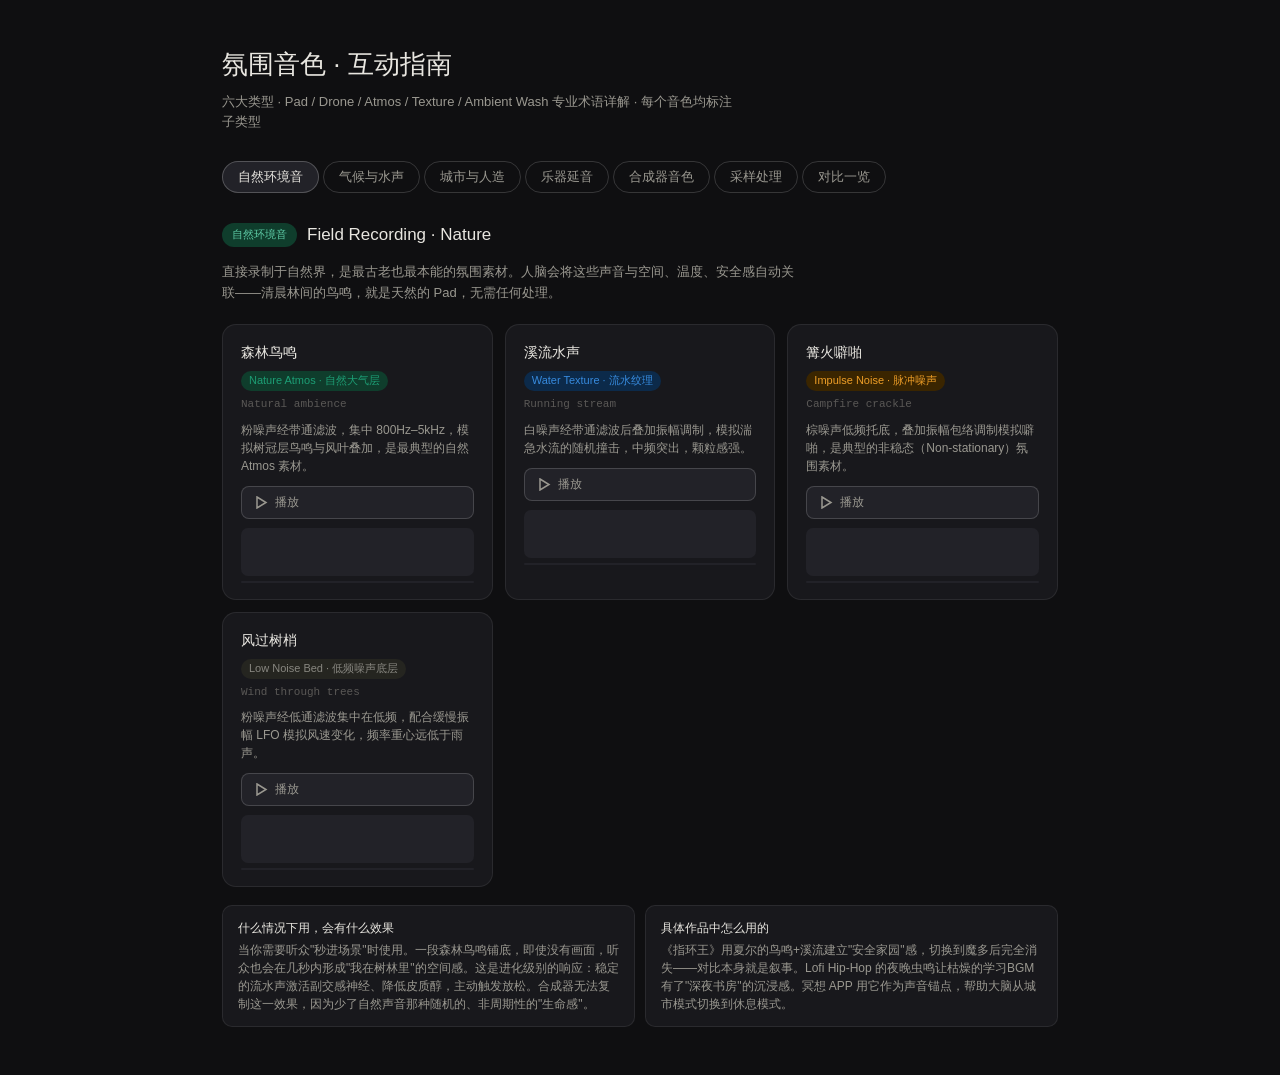
<file: ambient.html>
<!DOCTYPE html>
<html lang="zh-CN">
<head>
<meta charset="UTF-8">
<meta name="viewport" content="width=device-width, initial-scale=1.0">
<title>氛围音色 · 互动指南</title>
<style>
:root{--bg:#0f0f11;--bg2:#18181c;--bg3:#222228;--border:rgba(255,255,255,0.08);--border2:rgba(255,255,255,0.16);--text:#e8e6e0;--text2:#9a9890;--text3:#5a5856}
*{box-sizing:border-box;margin:0;padding:0}
html{scroll-behavior:smooth}
body{background:var(--bg);color:var(--text);font-family:-apple-system,BlinkMacSystemFont,"Segoe UI",sans-serif;font-size:15px;line-height:1.6}
header{padding:44px 32px 28px;max-width:900px;margin:0 auto}
header h1{font-size:26px;font-weight:500;margin-bottom:6px}
header p{color:var(--text2);font-size:13px;max-width:520px}
.tabs{display:flex;gap:4px;padding:0 32px;max-width:900px;margin:0 auto 28px;flex-wrap:wrap}
.tab{padding:6px 15px;border-radius:20px;border:0.5px solid var(--border2);background:transparent;color:var(--text2);cursor:pointer;font-size:13px;transition:all .15s}
.tab:hover{background:var(--bg3);color:var(--text)}
.tab.active{background:var(--bg3);color:var(--text);border-color:rgba(255,255,255,.22)}
.section{display:none;max-width:900px;margin:0 auto;padding:0 32px 48px}
.section.active{display:block}
.cat-header{display:flex;align-items:center;gap:10px;margin-bottom:14px}
.cat-badge{font-size:11px;font-weight:500;padding:3px 10px;border-radius:20px}
.cat-title{font-size:17px;font-weight:500}
.cat-desc{font-size:13px;color:var(--text2);line-height:1.6;margin-bottom:20px;max-width:580px}
.tip{background:var(--bg2);border-left:2px solid #7f77dd;border-radius:0 8px 8px 0;padding:11px 15px;margin-bottom:18px;font-size:13px;color:var(--text2)}
.sound-grid{display:grid;grid-template-columns:repeat(auto-fill,minmax(260px,1fr));gap:12px;margin-bottom:18px}
.sound-card{background:var(--bg2);border:0.5px solid var(--border);border-radius:14px;padding:16px 18px;transition:border-color .2s}
.sound-card:hover{border-color:var(--border2)}
.sound-card.playing{border-color:var(--c,#7f77dd)}
.card-name{font-size:14px;font-weight:500;margin-bottom:4px}
.card-subtype{font-size:11px;font-weight:500;padding:1px 8px;border-radius:10px;display:inline-block;margin-bottom:5px}
.card-eng{font-size:11px;color:var(--text3);font-family:"SF Mono",monospace;margin-bottom:7px}
.card-desc{font-size:12px;color:var(--text2);line-height:1.5;margin-bottom:11px}
.play-btn{display:flex;align-items:center;gap:7px;background:var(--bg3);border:0.5px solid var(--border2);border-radius:8px;padding:7px 13px;color:var(--text2);cursor:pointer;font-size:12px;transition:all .15s;width:100%}
.play-btn:hover{border-color:rgba(255,255,255,.26);color:var(--text)}
.play-btn.on{border-color:var(--c,#7f77dd);color:var(--text);background:rgba(255,255,255,.04)}
.play-btn svg{width:13px;height:13px;flex-shrink:0}
.viz-wrap{margin-top:9px;height:48px;border-radius:7px;overflow:hidden;background:var(--bg3)}
.viz-wrap canvas{width:100%;height:48px;display:block}
.prog-wrap{margin-top:5px;height:2px;background:var(--bg3);border-radius:2px;overflow:hidden}
.prog{height:100%;width:0%;border-radius:2px;transition:width .25s linear}
.info-cards{display:grid;grid-template-columns:1fr 1fr;gap:10px;margin-top:6px}
.info-card{background:var(--bg2);border:0.5px solid var(--border);border-radius:10px;padding:13px 15px}
.info-card h4{font-size:12px;font-weight:500;margin-bottom:3px}
.info-card p{font-size:12px;color:var(--text2);line-height:1.5}
.sec-label{font-size:11px;font-weight:500;color:var(--text3);letter-spacing:.06em;text-transform:uppercase;margin-bottom:14px}
.compare-tbl{width:100%;border-collapse:collapse;font-size:13px}
.compare-tbl th{text-align:left;padding:9px 12px;font-weight:500;color:var(--text3);border-bottom:0.5px solid var(--border)}
.compare-tbl td{padding:11px 12px;border-bottom:0.5px solid var(--border);color:var(--text2);vertical-align:middle}
.compare-tbl tr:last-child td{border-bottom:none}
.compare-tbl .tname{font-weight:500;color:var(--text);font-size:14px}
.dots{display:flex;gap:3px;align-items:center}
.df{width:7px;height:7px;border-radius:50%}
.de{width:7px;height:7px;border-radius:50%;background:var(--bg3);border:0.5px solid var(--border2)}
@media(max-width:600px){header,.tabs,.section{padding-left:16px;padding-right:16px}.sound-grid{grid-template-columns:1fr}.info-cards{grid-template-columns:1fr}.compare-tbl{font-size:11px}}
</style>
</head>
<body>

<header>
  <h1>氛围音色 · 互动指南</h1>
  <p>六大类型 · Pad / Drone / Atmos / Texture / Ambient Wash 专业术语详解 · 每个音色均标注子类型</p>
</header>

<div class="tabs">
  <button class="tab active" onclick="switchTab(0)">自然环境音</button>
  <button class="tab" onclick="switchTab(1)">气候与水声</button>
  <button class="tab" onclick="switchTab(2)">城市与人造</button>
  <button class="tab" onclick="switchTab(3)">乐器延音</button>
  <button class="tab" onclick="switchTab(4)">合成器音色</button>
  <button class="tab" onclick="switchTab(5)">采样处理</button>
  <button class="tab" onclick="switchTab(6)">对比一览</button>
</div>

<div class="section active" id="sec0">
  <div class="cat-header"><span class="cat-badge" style="background:#0f3d2c;color:#5dcaa5">自然环境音</span><span class="cat-title">Field Recording · Nature</span></div>
  <p class="cat-desc">直接录制于自然界，是最古老也最本能的氛围素材。人脑会将这些声音与空间、温度、安全感自动关联——清晨林间的鸟鸣，就是天然的 Pad，无需任何处理。</p>
  <div class="sound-grid" id="grid0"></div>
  <div class="info-cards">
    <div class="info-card"><h4>什么情况下用，会有什么效果</h4><p>当你需要听众"秒进场景"时使用。一段森林鸟鸣铺底，即使没有画面，听众也会在几秒内形成"我在树林里"的空间感。这是进化级别的响应：稳定的流水声激活副交感神经、降低皮质醇，主动触发放松。合成器无法复制这一效果，因为少了自然声音那种随机的、非周期性的"生命感"。</p></div>
    <div class="info-card"><h4>具体作品中怎么用的</h4><p>《指环王》用夏尔的鸟鸣+溪流建立"安全家园"感，切换到魔多后完全消失——对比本身就是叙事。Lofi Hip-Hop 的夜晚虫鸣让枯燥的学习BGM有了"深夜书房"的沉浸感。冥想 APP 用它作为声音锚点，帮助大脑从城市模式切换到休息模式。</p></div>
  </div>
</div>

<div class="section" id="sec1">
  <div class="cat-header"><span class="cat-badge" style="background:#0c2a4a;color:#85b7eb">气候与水声</span><span class="cat-title">Weather &amp; Water</span></div>
  <p class="cat-desc">雨声、雷声、海浪的频谱宽广、接近白噪声，天然具有掩蔽效果。咖啡馆让人专注的原因之一，正是背景雨声屏蔽了中频人声干扰。</p>
  <div class="sound-grid" id="grid1"></div>
  <div class="info-cards">
    <div class="info-card"><h4>什么情况下用，会有什么效果</h4><p>当你想屏蔽外部干扰、让听众专注或入睡时，雨声是最高效的工具。原因在于雨声的频谱覆盖 20Hz–15kHz，和白噪声高度相似，能把周围的说话声、交通声"盖住"。雷声则相反——低频隆隆声会制造潜意识的紧张感，适合悬疑或恐怖内容的氛围铺垫。海浪的缓慢潮起潮落会同步人的呼吸节律，适合需要"减速"的冥想场景。</p></div>
    <div class="info-card"><h4>具体作品中怎么用的</h4><p>Radiohead《Kid A》开场用极度处理过的雨声制造"失联感"，听众还没听到旋律就已经感到不安。《生化危机》每逢雨夜场景必然危机四伏——雨声同时掩盖了怪物脚步声，在叙事上也有意义。ASMR 创作者用雨声作为底层是因为它把听众的注意力锁定在近场，抑制思维游荡。</p></div>
  </div>
</div>

<div class="section" id="sec2">
  <div class="cat-header"><span class="cat-badge" style="background:#252520;color:#b4b2a9">城市与人造</span><span class="cat-title">Urban Soundscape</span></div>
  <p class="cat-desc">工业文明制造的持续底噪构成现代人的"声音地景"（Soundscape）。加拿大作曲家 R. Murray Schafer 认为，城市背景噪声本身就是一种集体氛围音色。</p>
  <div class="sound-grid" id="grid2"></div>
  <div class="info-cards">
    <div class="info-card"><h4>什么情况下用，会有什么效果</h4><p>当你想传递"都市疏离感""科幻工业感"或"当代现实感"时使用。空调嗡鸣、地铁隆隆这类声音已深植于城市人的日常记忆——放进音乐里，哪怕只有几秒，就能让听众感到"这就是我生活的地方"。这种辨认感会产生强烈的代入，也可以反向利用：在本该宁静的音乐里插入工业噪声，制造不适与撕裂感。</p></div>
    <div class="info-card"><h4>具体作品中怎么用的</h4><p>Brian Eno 为希思罗机场创作《Music for Airports》时，刻意把飞机引擎的低频嗡鸣融入音乐——旅客焦虑时，音乐里那层"熟悉的机械声"反而产生了奇异的安慰效果。《银翼杀手 2049》的城市背景音始终有一层工业低频压着，让画面里哪怕安静的对话场景也充满压迫。</p></div>
  </div>
</div>

<div class="section" id="sec3">
  <div class="cat-header"><span class="cat-badge" style="background:#1c1a3d;color:#afa9ec">乐器延音与泛音</span><span class="cat-title">Sustain &amp; Overtone</span></div>
  <p class="cat-desc">弦乐组长弓、管风琴持续音、西藏颂钵——通过极慢的演奏速度或物理共鸣，让单音拉伸成一片声音"云朵"。这是人类最早掌握的氛围音色技法。</p>
  <div class="sound-grid" id="grid3"></div>
  <div class="info-cards">
    <div class="info-card"><h4>什么情况下用，会有什么效果</h4><p>当你需要"神圣感""古典庄重感"或"时间被拉长"的感受时，传统乐器的延音比合成器更有说服力——因为听众能辨认出乐器的物理质感，泛音里藏着"真实乐器的不完美"，这种不完美反而让人信服。颂钵在冥想中使用，是因为它的拍频颤动与 alpha 脑波（8–12Hz 放松状态）频率接近，能物理性地引导神经系统减速。</p></div>
    <div class="info-card"><h4>具体作品中怎么用的</h4><p>汉斯·季默在《星际穿越》开场用管风琴的持续低音营造宇宙尺度感——那个音不解决、不结束，听众的大脑会一直处于"等待"状态，焦虑与敬畏同时产生。钢琴踏板泛音在后现代古典（如 Nils Frahm）中大量出现，踏板踩下后的混响云团就是一种天然的 Ambient Wash。</p></div>
  </div>
</div>

<div class="section" id="sec4">
  <div class="cat-header"><span class="cat-badge" style="background:#3a2500;color:#fac775">合成器氛围音色</span><span class="cat-title">Synthesizer Textures</span></div>
  <p class="cat-desc">现代音乐中使用最广泛的氛围来源。以下五种是核心专业术语——每种下面标注了具体的子类型，帮助你在 DAW 中直接对应。</p>
  <div class="tip">制作提示：Pad → Attack 拉至 2s+，加大量 Reverb；Drone → 单音固定，关掉所有调制；Texture → Granulator II / Portal；Ambient Wash → Shimmer Reverb + Infinite Reverb。</div>
  <div class="sound-grid" id="grid4"></div>
  <div class="info-cards">
    <div class="info-card"><h4>什么情况下用哪种，效果有何不同</h4><p>需要托住旋律、不抢主角→用 Pad，它像沙发一样安静承托。需要制造张力却不想引入旋律→用 Drone，单频的"不动"本身就是压力。需要表达辽阔或虚空→用 Atmos，它没有音高，只有空间。想让音色有"可触摸的表面感"而非平滑→用 Texture，颗粒感带来真实的材质联想。想让整段声音边界消失、漂浮起来→用 Ambient Wash，混响把所有细节淹没，只剩漫射的光。</p></div>
    <div class="info-card"><h4>具体作品中怎么用的</h4><p>游戏《Journey》里用 Pad 贯穿全程——玩家在沙漠中孤独行走，Pad 提供了情感上的"陪伴感"，尽管什么都没说。恐怖游戏《Amnesia》用 Drone 做背景：玩家感到不安，却找不到具体原因，这正是低频持续音的心理效果。Shoegaze 乐队 My Bloody Valentine 把吉他完全淹进混响，变成 Ambient Wash——人声从乐器中"溶出来"，失去边界，产生梦游感。</p></div>
  </div>
</div>

<div class="section" id="sec5">
  <div class="cat-header"><span class="cat-badge" style="background:#2d1020;color:#ed93b1">采样处理</span><span class="cat-title">Processed Samples</span></div>
  <p class="cat-desc">对真实录音进行极端处理——反转、极速拉伸、混响堆叠——让声音失去原本面貌，变成全新的氛围材质。这是最具创造力的氛围制作方式。</p>
  <div class="sound-grid" id="grid5"></div>
  <div class="info-cards">
    <div class="info-card"><h4>什么情况下用，会有什么效果</h4><p>当你想创造一种"似曾相识却说不清是什么"的陌生感时使用。反向混响让声音在到来之前就已经"泄露"，大脑的预期被颠覆，产生幽灵感。极限拉伸把一个普通声音变成绵延数分钟的氛围云团，时间感被彻底瓦解——听众不再感知节拍，只感知空间。场录处理则让日常声音获得叙事意义：一段工厂录音经过混响处理，瞬间变成"废土世界"的声音证据。</p></div>
    <div class="info-card"><h4>具体作品中怎么用的</h4><p>电影《她》（Her）里科幻的温柔氛围，很大程度来自 Arcade Fire 用极限拉伸处理过的人声和钢琴采样——熟悉的声音被拉到辨认不出，但仍残留一丝"人味"，完美匹配 AI 主角的身份。《死亡搁浅》的荒野场景用场录风声叠加反向混响，让户外的孤独感变得有重量。Hauntology 音乐流派（Burial、The Caretaker）的核心技法就是：让旧录音"腐烂"，用噪声和失真唤起集体记忆的哀愁。</p></div>
  </div>
</div>

<div class="section" id="sec6">
  <p class="sec-label">五大合成器氛围术语 · 横向对比</p>
  <div class="tip">点击每行右侧播放，注意频谱图形状——Drone 只有一条尖峰，Pad 低频宽胖，Texture 高频更亮，Atmos 全频均匀，Ambient Wash 中频漫射。</div>
  <table class="compare-tbl">
    <thead><tr><th style="width:14%">术语</th><th style="width:20%">质感</th><th style="width:26%">核心特征</th><th style="width:14%">低频量</th><th style="width:26%">播放</th></tr></thead>
    <tbody>
      <tr>
        <td class="tname">Pad</td><td>柔软·包围·温暖</td><td>长 Attack，低通滤波，和弦持续</td>
        <td><div class="dots"><div class="df" style="background:#7f77dd"></div><div class="df" style="background:#7f77dd"></div><div class="df" style="background:#7f77dd"></div><div class="de"></div><div class="de"></div></div></td>
        <td><button class="play-btn" id="cbtn_pad" style="--c:#7f77dd"><svg viewBox="0 0 13 13" fill="none" stroke="currentColor" stroke-width="1.5" width="13" height="13"><polygon points="2,1 11,6.5 2,12"/></svg><span>播放 Pad</span></button></td>
      </tr>
      <tr>
        <td class="tname">Drone</td><td>催眠·紧张·单调</td><td>单一低频，无和声变化，极简</td>
        <td><div class="dots"><div class="df" style="background:#ef9f27"></div><div class="df" style="background:#ef9f27"></div><div class="df" style="background:#ef9f27"></div><div class="df" style="background:#ef9f27"></div><div class="de"></div></div></td>
        <td><button class="play-btn" id="cbtn_droneS" style="--c:#ef9f27"><svg viewBox="0 0 13 13" fill="none" stroke="currentColor" stroke-width="1.5" width="13" height="13"><polygon points="2,1 11,6.5 2,12"/></svg><span>播放 Drone</span></button></td>
      </tr>
      <tr>
        <td class="tname">Atmos</td><td>辽阔·宇宙·无重力</td><td>宽频平坦，极大空间混响，无音高</td>
        <td><div class="dots"><div class="df" style="background:#378add"></div><div class="df" style="background:#378add"></div><div class="de"></div><div class="de"></div><div class="de"></div></div></td>
        <td><button class="play-btn" id="cbtn_atmos" style="--c:#378add"><svg viewBox="0 0 13 13" fill="none" stroke="currentColor" stroke-width="1.5" width="13" height="13"><polygon points="2,1 11,6.5 2,12"/></svg><span>播放 Atmos</span></button></td>
      </tr>
      <tr>
        <td class="tname">Texture</td><td>粗糙·颗粒·有摩擦感</td><td>颗粒合成，高频噪声层，可感知表面</td>
        <td><div class="dots"><div class="df" style="background:#1d9e75"></div><div class="de"></div><div class="de"></div><div class="de"></div><div class="de"></div></div></td>
        <td><button class="play-btn" id="cbtn_texture" style="--c:#1d9e75"><svg viewBox="0 0 13 13" fill="none" stroke="currentColor" stroke-width="1.5" width="13" height="13"><polygon points="2,1 11,6.5 2,12"/></svg><span>播放 Texture</span></button></td>
      </tr>
      <tr>
        <td class="tname">Ambient Wash</td><td>模糊·浪潮·边界消融</td><td>混响叠加，音符轮廓消失，漂浮感</td>
        <td><div class="dots"><div class="df" style="background:#d4537e"></div><div class="df" style="background:#d4537e"></div><div class="de"></div><div class="de"></div><div class="de"></div></div></td>
        <td><button class="play-btn" id="cbtn_wash" style="--c:#d4537e"><svg viewBox="0 0 13 13" fill="none" stroke="currentColor" stroke-width="1.5" width="13" height="13"><polygon points="2,1 11,6.5 2,12"/></svg><span>播放 Wash</span></button></td>
      </tr>
    </tbody>
  </table>
  <div style="margin-top:14px">
    <p class="sec-label" style="margin-bottom:8px">实时频谱（播放时更新）</p>
    <canvas id="compareViz" width="860" height="90" style="width:100%;height:90px;background:var(--bg2);border-radius:10px;border:0.5px solid var(--border);display:block"></canvas>
  </div>
</div>

<script>
var ACX=null;
function getACX(){if(!ACX)ACX=new(window.AudioContext||window.webkitAudioContext)();if(ACX.state==='suspended')ACX.resume();return ACX;}

var curNodes=[],curBtn=null,curAnalyser=null,vizRAF=null,progRAF=null;
var DUR=30;

function mkNoise(ctx,type){
  var len=ctx.sampleRate*4,buf=ctx.createBuffer(1,len,ctx.sampleRate),d=buf.getChannelData(0);
  if(type==='white'){for(var i=0;i<len;i++)d[i]=Math.random()*2-1;}
  else if(type==='pink'){var b=[0,0,0,0,0,0];for(var i=0;i<len;i++){var w=Math.random()*2-1;b[0]=.99886*b[0]+w*.0555179;b[1]=.99332*b[1]+w*.0750759;b[2]=.96900*b[2]+w*.1538520;b[3]=.86650*b[3]+w*.3104856;b[4]=.55000*b[4]+w*.5329522;b[5]=-.7616*b[5]-w*.0168980;d[i]=(b[0]+b[1]+b[2]+b[3]+b[4]+b[5]+w*.5362)*.11;}}
  else{var last=0;for(var i=0;i<len;i++){var w=Math.random()*2-1;last=(last+.02*w)/1.02;d[i]=last*3.5;}}
  var src=ctx.createBufferSource();src.buffer=buf;src.loop=true;return src;
}
function mkG(ctx,v){var g=ctx.createGain();g.gain.value=v;return g;}
function mkF(ctx,type,freq,q){var f=ctx.createBiquadFilter();f.type=type;f.frequency.value=freq;f.Q.value=q;return f;}
function mkA(ctx){var a=ctx.createAnalyser();a.fftSize=512;return a;}
function ch(){for(var i=0;i<arguments.length-1;i++)arguments[i].connect(arguments[i+1]);}
function makeIR(ctx,len){var buf=ctx.createBuffer(2,ctx.sampleRate*len,ctx.sampleRate);for(var c=0;c<2;c++){var d=buf.getChannelData(c);for(var i=0;i<d.length;i++)d[i]=(Math.random()*2-1)*Math.pow(1-i/d.length,1.8);}return buf;}
function fadeEnv(g,ctx,peak){var p=peak||g.gain.value;g.gain.setValueAtTime(0,ctx.currentTime);g.gain.linearRampToValueAtTime(p,ctx.currentTime+2);g.gain.setValueAtTime(p,ctx.currentTime+DUR-2.5);g.gain.linearRampToValueAtTime(0,ctx.currentTime+DUR);}
function mkLFO(ctx,freq,depth,target,nodes){var l=ctx.createOscillator();var g=ctx.createGain();l.frequency.value=freq;g.gain.value=depth;l.connect(g);g.connect(target);l.start();nodes.push(l);return l;}

var SOUNDS={
  forest:{name:'森林鸟鸣',subtype:'Nature Atmos · 自然大气层',sc:'#1d9e75',sb:'#0f3d2c',eng:'Natural ambience',color:'#1d9e75',
    desc:'粉噪声经带通滤波，集中 800Hz–5kHz，模拟树冠层鸟鸣与风叶叠加，是最典型的自然 Atmos 素材。',
    make:function(){var ctx=getACX(),nodes=[],a=mkA(ctx),m=mkG(ctx,.08);m.gain.value=.08;var n=mkNoise(ctx,'pink'),f=mkF(ctx,'bandpass',2000,.4),f2=mkF(ctx,'highpass',700,.3);ch(n,f,f2,m,a,ctx.destination);n.start();nodes.push(n);mkLFO(ctx,.3,800,f.frequency,nodes);fadeEnv(m,ctx,.08);return{a:a,m:m,nodes:nodes};}},
  stream:{name:'溪流水声',subtype:'Water Texture · 流水纹理',sc:'#378add',sb:'#0c2a4a',eng:'Running stream',color:'#378add',
    desc:'白噪声经带通滤波后叠加振幅调制，模拟湍急水流的随机撞击，中频突出，颗粒感强。',
    make:function(){var ctx=getACX(),nodes=[],a=mkA(ctx),m=mkG(ctx,.09);var n=mkNoise(ctx,'white'),f=mkF(ctx,'bandpass',1100,.5);ch(n,f,m,a,ctx.destination);n.start();nodes.push(n);mkLFO(ctx,.7,250,f.frequency,nodes);fadeEnv(m,ctx,.09);return{a:a,m:m,nodes:nodes};}},
  fire:{name:'篝火噼啪',subtype:'Impulse Noise · 脉冲噪声',sc:'#ef9f27',sb:'#3a2500',eng:'Campfire crackle',color:'#ef9f27',
    desc:'棕噪声低频托底，叠加振幅包络调制模拟噼啪，是典型的非稳态（Non-stationary）氛围素材。',
    make:function(){var ctx=getACX(),nodes=[],a=mkA(ctx),m=mkG(ctx,.1);var n=mkNoise(ctx,'brown'),f=mkF(ctx,'lowpass',700,.5);ch(n,f,m,a,ctx.destination);n.start();nodes.push(n);mkLFO(ctx,1.4,.04,m.gain,nodes);fadeEnv(m,ctx,.1);return{a:a,m:m,nodes:nodes};}},
  wind:{name:'风过树梢',subtype:'Low Noise Bed · 低频噪声底层',sc:'#888780',sb:'#252520',eng:'Wind through trees',color:'#888780',
    desc:'粉噪声经低通滤波集中在低频，配合缓慢振幅 LFO 模拟风速变化，频率重心远低于雨声。',
    make:function(){var ctx=getACX(),nodes=[],a=mkA(ctx),m=mkG(ctx,.08);var n=mkNoise(ctx,'pink'),f=mkF(ctx,'lowpass',450,.3);ch(n,f,m,a,ctx.destination);n.start();nodes.push(n);mkLFO(ctx,.12,.035,m.gain,nodes);fadeEnv(m,ctx,.08);return{a:a,m:m,nodes:nodes};}},
  rain:{name:'窗边雨声',subtype:'White Noise Wash · 白噪声冲刷',sc:'#85b7eb',sb:'#0c2a4a',eng:'Rain on window',color:'#85b7eb',
    desc:'白噪声经高通+低通双滤波，频谱集中在 1k–6kHz，均匀沙沙质感，掩蔽效果最佳。',
    make:function(){var ctx=getACX(),nodes=[],a=mkA(ctx),m=mkG(ctx,.1);var n=mkNoise(ctx,'white'),f1=mkF(ctx,'highpass',900,.3),f2=mkF(ctx,'lowpass',5500,.2);ch(n,f1,f2,m,a,ctx.destination);n.start();nodes.push(n);fadeEnv(m,ctx,.1);return{a:a,m:m,nodes:nodes};}},
  thunder:{name:'远雷滚滚',subtype:'Sub-bass Rumble · 次低频隆隆',sc:'#534ab7',sb:'#1c1a3d',eng:'Distant thunder',color:'#534ab7',
    desc:'棕噪声经低通滤波集中在 20–150Hz，缓慢包络调制，能量进入次低频，产生明显身体震感。',
    make:function(){var ctx=getACX(),nodes=[],a=mkA(ctx),m=mkG(ctx,.15);var n=mkNoise(ctx,'brown'),f=mkF(ctx,'lowpass',130,2.5);ch(n,f,m,a,ctx.destination);n.start();nodes.push(n);mkLFO(ctx,.06,.055,m.gain,nodes);fadeEnv(m,ctx,.15);return{a:a,m:m,nodes:nodes};}},
  ocean:{name:'海浪潮涌',subtype:'LFO Swell · 潮涌调制',sc:'#378add',sb:'#0c2a4a',eng:'Ocean waves',color:'#378add',
    desc:'棕噪声低通滤波后以 0.12Hz LFO 调制振幅，模拟周期 8–10s 的涌浪，低频饱满，纵深感强。',
    make:function(){var ctx=getACX(),nodes=[],a=mkA(ctx),m=mkG(ctx,.1);var n=mkNoise(ctx,'brown'),f=mkF(ctx,'lowpass',850,.4);ch(n,f,m,a,ctx.destination);n.start();nodes.push(n);mkLFO(ctx,.12,.055,m.gain,nodes);mkLFO(ctx,.08,180,f.frequency,nodes);fadeEnv(m,ctx,.1);return{a:a,m:m,nodes:nodes};}},
  storm:{name:'暴风雪',subtype:'Wide-band Noise · 宽频带噪声',sc:'#b5d4f4',sb:'#0c2a4a',eng:'Blizzard',color:'#b5d4f4',
    desc:'白噪声与粉噪声双层混合，全频段覆盖，高频刺骨风声叠加低频气压变动，传递紧迫情绪底色。',
    make:function(){var ctx=getACX(),nodes=[],a=mkA(ctx),m=mkG(ctx,.09);var w=mkNoise(ctx,'white'),p=mkNoise(ctx,'pink'),g1=mkG(ctx,.55),g2=mkG(ctx,.45),fh=mkF(ctx,'highpass',1400,.3);ch(w,g1,m,a,ctx.destination);ch(p,g2,fh,m);w.start();p.start();nodes.push(w,p);mkLFO(ctx,.22,.04,m.gain,nodes);fadeEnv(m,ctx,.09);return{a:a,m:m,nodes:nodes};}},
  ac:{name:'空调低鸣',subtype:'Industrial Drone · 工业 Drone',sc:'#888780',sb:'#252520',eng:'HVAC hum · 工频泛音叠加',color:'#888780',
    desc:'以 50Hz 工频为基音叠加 100/150/200/300Hz 谐波，是最典型的工业 Drone——稳定、枯燥、难以察觉。',
    make:function(){var ctx=getACX(),nodes=[],a=mkA(ctx),m=mkG(ctx,.07);var lp=mkF(ctx,'lowpass',400,.5);ch(lp,m,a,ctx.destination);[50,100,150,200,300].forEach(function(f,i){var o=ctx.createOscillator();o.type='sine';o.frequency.value=f;var g=mkG(ctx,.22/(i+1));ch(o,g,lp);o.start();nodes.push(o);});fadeEnv(m,ctx,.07);return{a:a,m:m,nodes:nodes};}},
  subway:{name:'地铁隆隆',subtype:'Rhythmic Noise Bed · 节律底噪',sc:'#5f5e5a',sb:'#252520',eng:'Subway rumble',color:'#5f5e5a',
    desc:'棕噪声经带通滤波聚焦 80–300Hz，叠加 0.3Hz 振幅脉动，模拟车轮接触铁轨的节律震动。',
    make:function(){var ctx=getACX(),nodes=[],a=mkA(ctx),m=mkG(ctx,.12);var n=mkNoise(ctx,'brown'),f=mkF(ctx,'bandpass',190,1.5);ch(n,f,m,a,ctx.destination);n.start();nodes.push(n);mkLFO(ctx,.32,.04,m.gain,nodes);fadeEnv(m,ctx,.12);return{a:a,m:m,nodes:nodes};}},
  cafe:{name:'咖啡馆混响',subtype:'Social Ambience · 社交氛围',sc:'#ef9f27',sb:'#3a2500',eng:'Cafe ambience · 中频粉噪声',color:'#ef9f27',
    desc:'粉噪声经带通聚焦中频，叠加缓慢振幅调制，模拟人声与器皿碰撞经空间混响后的"社交白噪声"。',
    make:function(){var ctx=getACX(),nodes=[],a=mkA(ctx),m=mkG(ctx,.07);var n=mkNoise(ctx,'pink'),f=mkF(ctx,'bandpass',950,.6);ch(n,f,m,a,ctx.destination);n.start();nodes.push(n);mkLFO(ctx,.45,.025,m.gain,nodes);fadeEnv(m,ctx,.07);return{a:a,m:m,nodes:nodes};}},
  strings:{name:'弦乐长弓',subtype:'Orchestral String Pad · 弦乐 Pad',sc:'#7f77dd',sb:'#1c1a3d',eng:'String pad · 微失谐叠加',color:'#7f77dd',
    desc:'六把弦乐微量失谐（±0.4Hz）叠加，低通滤波后形成厚重泛音晕，是交响乐 Pad 的核心技法。',
    make:function(){var ctx=getACX(),nodes=[],a=mkA(ctx),m=mkG(ctx,.07);var lp=mkF(ctx,'lowpass',1100,.5);ch(lp,m,a,ctx.destination);[220,220.4,440,440.7,330,329.6].forEach(function(f){var o=ctx.createOscillator();o.type='sawtooth';o.frequency.value=f;var g=mkG(ctx,.15);ch(o,g,lp);o.start();nodes.push(o);});fadeEnv(m,ctx,.07);return{a:a,m:m,nodes:nodes};}},
  organ:{name:'管风琴持续音',subtype:'Pipe Organ Drone · 谐波 Drone',sc:'#534ab7',sb:'#1c1a3d',eng:'Pipe organ sustained tone',color:'#534ab7',
    desc:'锯齿波 110Hz 叠加六次谐波，各次谐波按 1/n 衰减，低通滤波，模拟管风琴充满空间的驻留音。',
    make:function(){var ctx=getACX(),nodes=[],a=mkA(ctx),m=mkG(ctx,.065);var lp=mkF(ctx,'lowpass',1400,.3);ch(lp,m,a,ctx.destination);[110,220,330,440,550,660].forEach(function(f,i){var o=ctx.createOscillator();o.type='sawtooth';o.frequency.value=f;var g=mkG(ctx,.22/(i+1));ch(o,g,lp);o.start();nodes.push(o);});fadeEnv(m,ctx,.065);return{a:a,m:m,nodes:nodes};}},
  bowl:{name:'西藏颂钵',subtype:'Resonant Overtone Decay · 拍频衰减',sc:'#1d9e75',sb:'#0f3d2c',eng:'Singing bowl · 泛音拍频颤动',color:'#1d9e75',
    desc:'432/864/1296Hz 三阶泛音同时衰减，各阶衰减速度不同；432 与 433.2Hz 微失谐产生拍频颤动感。',
    make:function(){var ctx=getACX(),nodes=[],a=mkA(ctx),m=mkG(ctx,.12);ch(m,a,ctx.destination);[[432,433.2],[864,865],[1296,1297]].forEach(function(pair,i){pair.forEach(function(f){var o=ctx.createOscillator();o.type='sine';o.frequency.value=f;var g=mkG(ctx,.28/(i+1));g.gain.setValueAtTime(.28/(i+1),ctx.currentTime);g.gain.exponentialRampToValueAtTime(.0001,ctx.currentTime+DUR);ch(o,g,m);o.start();nodes.push(o);});});return{a:a,m:m,nodes:nodes};}},
  pianosus:{name:'钢琴泛音踏板',subtype:'Sympathetic Resonance · 共鸣泛音',sc:'#9FE1CB',sb:'#0f3d2c',eng:'Piano sustain pedal',color:'#9FE1CB',
    desc:'C 大调五音同时发声，各音按指数衰减，模拟踏板踩下后全弦共鸣激发同频泛音的金属声云。',
    make:function(){var ctx=getACX(),nodes=[],a=mkA(ctx),m=mkG(ctx,.09);ch(m,a,ctx.destination);[261.6,329.6,392,523.2,659.3].forEach(function(f,i){var o=ctx.createOscillator();o.type='sine';o.frequency.value=f;var g=mkG(ctx,.22/(i*.6+1));g.gain.setValueAtTime(.001,ctx.currentTime);g.gain.linearRampToValueAtTime(.22/(i*.6+1),ctx.currentTime+.4);g.gain.exponentialRampToValueAtTime(.0001,ctx.currentTime+DUR);ch(o,g,m);o.start();nodes.push(o);});return{a:a,m:m,nodes:nodes};}},
  pad:{name:'Pad',subtype:'Warm Pad · 温暖垫层',sc:'#7f77dd',sb:'#1c1a3d',eng:'Synthesizer pad · 合成器垫层',color:'#7f77dd',
    desc:'四个锯齿波微失谐叠加，低通滤波截止在 600Hz，卷积混响尾巴 3s，Attack 2s 渐入，是最常见的氛围基础层。',
    make:function(){var ctx=getACX(),nodes=[],a=mkA(ctx),m=mkG(ctx,.09);var ir=makeIR(ctx,3),vb=ctx.createConvolver();vb.buffer=ir;var lp=mkF(ctx,'lowpass',600,.4);ch(lp,vb,m,a,ctx.destination);[130.8,164.8,196,261.6].forEach(function(f){var o=ctx.createOscillator();o.type='sawtooth';o.frequency.value=f+Math.random()*.4-.2;var g=mkG(ctx,.2);ch(o,g,lp);o.start();nodes.push(o);});m.gain.setValueAtTime(0,ctx.currentTime);m.gain.linearRampToValueAtTime(.09,ctx.currentTime+2.2);m.gain.setValueAtTime(.09,ctx.currentTime+DUR-2.5);m.gain.linearRampToValueAtTime(0,ctx.currentTime+DUR);return{a:a,m:m,nodes:nodes};}},
  droneS:{name:'Drone',subtype:'Sub Drone · 次低频持续音',sc:'#ef9f27',sb:'#3a2500',eng:'Synthesizer drone · 次低频单音',color:'#ef9f27',
    desc:'55Hz 正弦基音叠加 110Hz 泛音，低通滤波限制在 320Hz 以下，频率绝对不变，催眠感来自这份"无变化"。',
    make:function(){var ctx=getACX(),nodes=[],a=mkA(ctx),m=mkG(ctx,.1);var lp=mkF(ctx,'lowpass',320,1);ch(lp,m,a,ctx.destination);var o1=ctx.createOscillator(),o2=ctx.createOscillator();o1.type='sine';o1.frequency.value=55;o2.type='sine';o2.frequency.value=110;var g1=mkG(ctx,.75),g2=mkG(ctx,.3);ch(o1,g1,lp);ch(o2,g2,lp);o1.start();o2.start();nodes.push(o1,o2);fadeEnv(m,ctx,.1);return{a:a,m:m,nodes:nodes};}},
  atmos:{name:'Atmos',subtype:'Atmospheric Space · 大气空间层',sc:'#378add',sb:'#0c2a4a',eng:'Atmospheric texture · 宽频混响空间',color:'#378add',
    desc:'粉噪声经低通滤波后通过 5s 长尾卷积混响，所有瞬态被掩盖，剩下无边无际的"空气感"，是电影配乐的标配。',
    make:function(){var ctx=getACX(),nodes=[],a=mkA(ctx),m=mkG(ctx,.09);var ir=makeIR(ctx,5),vb=ctx.createConvolver();vb.buffer=ir;var n=mkNoise(ctx,'pink'),lp=mkF(ctx,'lowpass',1800,.2);ch(n,lp,vb,m,a,ctx.destination);n.start();nodes.push(n);fadeEnv(m,ctx,.09);return{a:a,m:m,nodes:nodes};}},
  texture:{name:'Texture',subtype:'Granular Texture · 颗粒肌理',sc:'#1d9e75',sb:'#0f3d2c',eng:'Granular noise texture · 颗粒+基础音叠加',color:'#1d9e75',
    desc:'220Hz 锯齿波（低通）叠加高频白噪声（带通 3200Hz），两层独立并分别连接主增益，LFO 调制噪声滤波频率。',
    make:function(){
      var ctx=getACX(),nodes=[],a=mkA(ctx),m=mkG(ctx,.08);
      ch(m,a,ctx.destination);
      var osc=ctx.createOscillator();osc.type='sawtooth';osc.frequency.value=220;
      var lpOsc=mkF(ctx,'lowpass',850,.5),gOsc=mkG(ctx,.55);
      ch(osc,lpOsc,gOsc,m);osc.start();nodes.push(osc);
      var noiseNode=mkNoise(ctx,'white');
      var bpNoise=mkF(ctx,'bandpass',3200,.9),gNoise=mkG(ctx,.5);
      ch(noiseNode,bpNoise,gNoise,m);noiseNode.start();nodes.push(noiseNode);
      var lfoOsc=ctx.createOscillator(),lfoG=ctx.createGain();
      lfoOsc.frequency.value=1.6;lfoG.gain.value=700;
      lfoOsc.connect(lfoG);lfoG.connect(bpNoise.frequency);
      lfoOsc.start();nodes.push(lfoOsc);
      fadeEnv(m,ctx,.08);
      return{a:a,m:m,nodes:nodes};
    }},
  wash:{name:'Ambient Wash',subtype:'Shimmer Wash · 光晕冲刷',sc:'#d4537e',sb:'#2d1020',eng:'Guitar ambient wash · 无限混响漂浮',color:'#d4537e',
    desc:'G3/B3/D4 三个锯齿波叠加，低通滤波后经 6s 长尾卷积混响，音符轮廓消失，漂浮在混响空间，是 Shoegaze 核心音色。',
    make:function(){var ctx=getACX(),nodes=[],a=mkA(ctx),m=mkG(ctx,.08);var ir=makeIR(ctx,6),vb=ctx.createConvolver();vb.buffer=ir;var lp=mkF(ctx,'lowpass',900,.4);ch(lp,vb,m,a,ctx.destination);[196,246.9,293.7].forEach(function(f){var o=ctx.createOscillator();o.type='sawtooth';o.frequency.value=f;var g=mkG(ctx,.22);ch(o,g,lp);o.start();nodes.push(o);});fadeEnv(m,ctx,.08);return{a:a,m:m,nodes:nodes};}},
  reverseVerb:{name:'反向混响',subtype:'Reverse Reverb · 时间轴倒置',sc:'#d4537e',sb:'#2d1020',eng:'Reverse reverb effect · 幽灵预涌感',color:'#d4537e',
    desc:'周期性振幅包络从零渐涨再骤降，模拟声音"提前到来后消失"的倒置时间感，每 5s 一个循环。',
    make:function(){var ctx=getACX(),nodes=[],a=mkA(ctx),m=mkG(ctx,.0001);var osc=ctx.createOscillator();osc.type='sawtooth';osc.frequency.value=220;var lp=mkF(ctx,'lowpass',600,.5);ch(osc,lp,m,a,ctx.destination);osc.start();nodes.push(osc);for(var i=0;i<6;i++){m.gain.linearRampToValueAtTime(.28,ctx.currentTime+1+i*5);m.gain.linearRampToValueAtTime(.0001,ctx.currentTime+2.5+i*5);}m.gain.linearRampToValueAtTime(0,ctx.currentTime+DUR);var n=mkNoise(ctx,'pink'),fn=mkF(ctx,'bandpass',950,.4),gn=mkG(ctx,.04);ch(n,fn,gn,a,ctx.destination);n.start();nodes.push(n);return{a:a,m:m,nodes:nodes};}},
  stretched:{name:'极限拉伸',subtype:'Time-stretched Drone · 时间解构',sc:'#ed93b1',sb:'#2d1020',eng:'Paul Stretch simulation · 瞬态消失泛音云',color:'#ed93b1',
    desc:'80/160/240Hz 三层正弦波以极慢 LFO（0.05Hz）调制频率，模拟 Paul Stretch 拉伸后瞬态消失、缓慢流动泛音云的效果。',
    make:function(){var ctx=getACX(),nodes=[],a=mkA(ctx),m=mkG(ctx,.1);var lp=mkF(ctx,'lowpass',380,.3);ch(lp,m,a,ctx.destination);[80,160,240].forEach(function(f,i){var o=ctx.createOscillator();o.type='sine';o.frequency.value=f;var g=mkG(ctx,.35/(i+1));ch(o,g,lp);o.start();nodes.push(o);var lo=ctx.createOscillator(),loG=ctx.createGain();lo.frequency.value=.05+i*.02;loG.gain.value=8+i*4;lo.connect(loG);loG.connect(o.frequency);lo.start();nodes.push(lo);});fadeEnv(m,ctx,.1);return{a:a,m:m,nodes:nodes};}},
  field:{name:'场录处理',subtype:'Processed Field Recording · 工业氛围',sc:'#b4b2a9',sb:'#252520',eng:'Treated field recording · 滤波+混响处理',color:'#b4b2a9',
    desc:'棕噪声经带通滤波（650Hz）叠加缓慢频率调制，模拟工厂/街道录音经过 Reverb 与 EQ 处理后的工业氛围质感。',
    make:function(){var ctx=getACX(),nodes=[],a=mkA(ctx),m=mkG(ctx,.09);var n=mkNoise(ctx,'brown'),bp=mkF(ctx,'bandpass',650,.6);ch(n,bp,m,a,ctx.destination);n.start();nodes.push(n);var lo=ctx.createOscillator(),loG=ctx.createGain();lo.frequency.value=.28;loG.gain.value=.03;lo.connect(loG);loG.connect(m.gain);lo.start();nodes.push(lo);var lo2=ctx.createOscillator(),lo2G=ctx.createGain();lo2.frequency.value=.12;lo2G.gain.value=130;lo2.connect(lo2G);lo2G.connect(bp.frequency);lo2.start();nodes.push(lo2);fadeEnv(m,ctx,.09);return{a:a,m:m,nodes:nodes};}},
  noiseLayer:{name:'噪声层叠',subtype:'Layered Noise Bed · 多层噪声底',sc:'#888780',sb:'#252520',eng:'Brown + pink noise stacking',color:'#888780',
    desc:'棕噪声（低通 600Hz）叠加粉噪声（带通 900Hz），比例 6:4，以超慢 LFO 整体调制，制造密度极高的声音底层。',
    make:function(){var ctx=getACX(),nodes=[],a=mkA(ctx),m=mkG(ctx,.11);var b=mkNoise(ctx,'brown'),p=mkNoise(ctx,'pink'),fb=mkF(ctx,'lowpass',600,.3),fp=mkF(ctx,'bandpass',900,.5),gb=mkG(ctx,.65),gp=mkG(ctx,.42);ch(b,fb,gb,m,a,ctx.destination);ch(p,fp,gp,m);b.start();p.start();nodes.push(b,p);var lo=ctx.createOscillator(),loG=ctx.createGain();lo.frequency.value=.09;loG.gain.value=.038;lo.connect(loG);loG.connect(m.gain);lo.start();nodes.push(lo);fadeEnv(m,ctx,.11);return{a:a,m:m,nodes:nodes};}}
};

var GRIDS=[
  ['forest','stream','fire','wind'],
  ['rain','thunder','ocean','storm'],
  ['ac','subway','cafe'],
  ['strings','organ','bowl','pianosus'],
  ['pad','droneS','atmos','texture','wash'],
  ['reverseVerb','stretched','field','noiseLayer']
];

function stopAll(){
  if(curBtn){setBtn(curBtn,false);curBtn=null;}
  curNodes.forEach(function(n){
    try{
      if(n.gain){n.gain.cancelScheduledValues(0);n.gain.setValueAtTime(0,0);}
      if(n.stop)n.stop(0);
      n.disconnect();
    }catch(e){}
  });
  curNodes=[];curAnalyser=null;
  if(vizRAF){cancelAnimationFrame(vizRAF);vizRAF=null;}
  if(progRAF){cancelAnimationFrame(progRAF);progRAF=null;}
  document.querySelectorAll('.prog').forEach(function(p){p.style.width='0%';});
}

function setBtn(btn,on){
  var svg=btn.querySelector('svg'),span=btn.querySelector('span'),key=btn.getAttribute('data-skey');
  if(on){
    btn.classList.add('on');
    svg.innerHTML='<rect x="1" y="1" width="4" height="11" rx="1" fill="currentColor"/><rect x="8" y="1" width="4" height="11" rx="1" fill="currentColor"/>';
    if(span)span.textContent='停止';
    if(key){var c=document.getElementById('sc_'+key);if(c)c.classList.add('playing');}
  }else{
    btn.classList.remove('on');
    svg.innerHTML='<polygon points="2,1 11,6.5 2,12"/>';
    if(span)span.textContent='播放';
    if(key){var c=document.getElementById('sc_'+key);if(c)c.classList.remove('playing');}
  }
}

function play(btn,key){
  getACX();
  var was=btn.classList.contains('on');
  stopAll();
  if(was)return;
  btn.setAttribute('data-skey',key);
  curBtn=btn;
  var s=SOUNDS[key];
  curNodes=[];
  var res=s.make();
  curNodes=res.nodes||[];
  curAnalyser=res.a;
  setBtn(btn,true);
  var vizC=document.getElementById('sv_'+key);
  if(vizC)startViz(res.a,vizC,s.color);
  var pg=document.getElementById('sp_'+key);
  if(pg)startProg(pg);
  setTimeout(function(){if(curBtn===btn)stopAll();},DUR*1000);
}

function toggleCompare(btn,key){
  getACX();
  var was=btn.classList.contains('on');
  stopAll();
  if(was)return;
  btn.setAttribute('data-skey',key);
  curBtn=btn;
  var s=SOUNDS[key];
  curNodes=[];
  var res=s.make();
  curNodes=res.nodes||[];
  curAnalyser=res.a;
  setBtn(btn,true);
  var cv=document.getElementById('compareViz');
  if(cv)startViz(res.a,cv,s.color);
  setTimeout(function(){if(curBtn===btn)stopAll();},DUR*1000);
}

function startViz(analyser,canvas,color){
  var ctx2=canvas.getContext('2d'),W=canvas.width,H=canvas.height;
  var buf=new Uint8Array(analyser.frequencyBinCount);
  var r=parseInt(color.slice(1,3),16),g=parseInt(color.slice(3,5),16),b=parseInt(color.slice(5,7),16);
  function draw(){
    vizRAF=requestAnimationFrame(draw);
    analyser.getByteFrequencyData(buf);
    ctx2.clearRect(0,0,W,H);ctx2.fillStyle='#222228';ctx2.fillRect(0,0,W,H);
    var bw=W/buf.length*2.2,x=0;
    for(var i=0;i<buf.length;i++){
      var h=(buf[i]/255)*H,al=.3+(buf[i]/255)*.7;
      ctx2.fillStyle='rgba('+r+','+g+','+b+','+al+')';
      ctx2.fillRect(x,H-h,Math.max(bw-1,1),h);
      x+=bw;
    }
  }
  draw();
}

function startProg(bar){
  var t0=performance.now();
  function step(now){var pct=Math.min((now-t0)/(DUR*1000)*100,100);bar.style.width=pct+'%';if(pct<100)progRAF=requestAnimationFrame(step);}
  progRAF=requestAnimationFrame(step);
}

function buildGrids(){
  GRIDS.forEach(function(keys,gi){
    var grid=document.getElementById('grid'+gi);
    if(!grid)return;
    keys.forEach(function(key){
      var s=SOUNDS[key];
      var el=document.createElement('div');
      el.className='sound-card';el.id='sc_'+key;
      el.style.setProperty('--c',s.color);
      el.innerHTML='<div class="card-name">'+s.name+'</div>'
        +'<span class="card-subtype" style="background:'+s.sb+';color:'+s.sc+'">'+s.subtype+'</span>'
        +'<div class="card-eng">'+s.eng+'</div>'
        +'<div class="card-desc">'+s.desc+'</div>'
        +'<button class="play-btn" id="sb_'+key+'" style="--c:'+s.color+'">'
        +'<svg viewBox="0 0 13 13" fill="none" stroke="currentColor" stroke-width="1.5" width="13" height="13"><polygon points="2,1 11,6.5 2,12"/></svg>'
        +'<span>播放</span></button>'
        +'<div class="viz-wrap"><canvas id="sv_'+key+'" width="260" height="48"></canvas></div>'
        +'<div class="prog-wrap"><div class="prog" id="sp_'+key+'" style="background:'+s.color+'"></div></div>';
      grid.appendChild(el);
      (function(k){document.getElementById('sb_'+k).addEventListener('click',function(){play(this,k);});})(key);
    });
  });
}

// Compare table buttons
document.addEventListener('DOMContentLoaded',function(){
  ['pad','droneS','atmos','texture','wash'].forEach(function(key){
    var btn=document.getElementById('cbtn_'+key);
    if(btn)btn.addEventListener('click',function(){toggleCompare(this,key);});
  });
});

function switchTab(i){
  document.querySelectorAll('.tab').forEach(function(t,j){t.classList.toggle('active',i===j);});
  document.querySelectorAll('.section').forEach(function(s,j){s.classList.toggle('active',i===j);});
}

buildGrids();
</script>
</body>
</html>
</file>
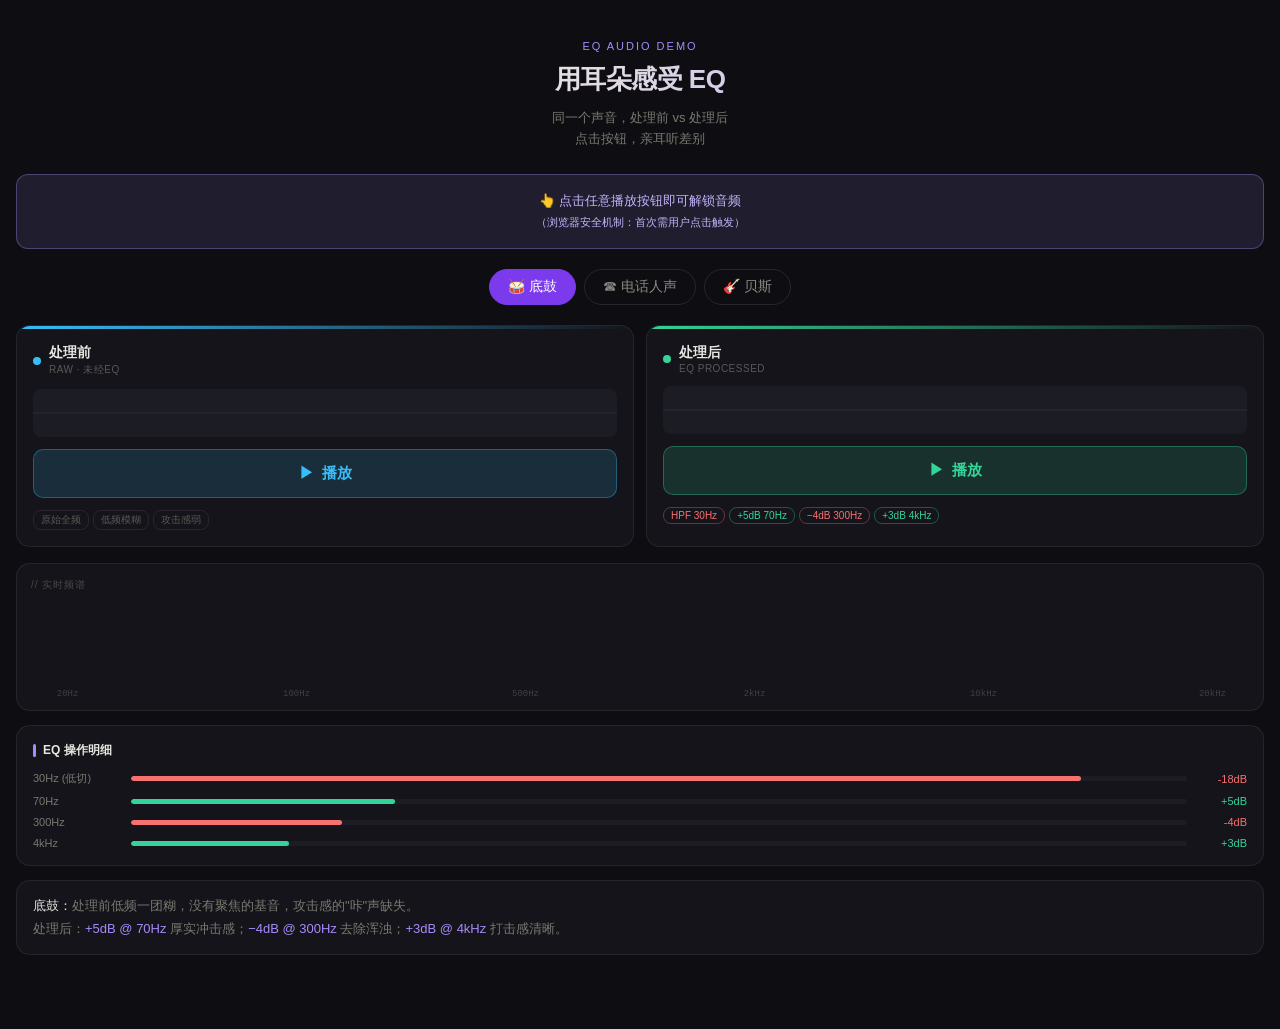
<file: EQ.html>
<!DOCTYPE html>
<html lang="zh-CN">
<head>
<meta charset="UTF-8">
<meta name="viewport" content="width=device-width, initial-scale=1.0, user-scalable=no">
<title>EQ 听觉对比</title>
<style>
* { box-sizing: border-box; margin: 0; padding: 0; -webkit-tap-highlight-color: transparent; }

body {
  background: #0e0e12;
  color: #e8e6e0;
  font-family: -apple-system, "Noto Sans SC", sans-serif;
  min-height: 100vh;
  padding: 0 0 60px;
  overscroll-behavior: none;
}

.hero {
  text-align: center;
  padding: 40px 20px 24px;
}
.hero-tag {
  font-size: 11px;
  letter-spacing: 2px;
  color: #a78bfa;
  text-transform: uppercase;
  margin-bottom: 10px;
  font-variant-numeric: tabular-nums;
}
.hero h1 {
  font-size: 26px;
  font-weight: 700;
  letter-spacing: -0.5px;
  margin-bottom: 10px;
  background: linear-gradient(130deg, #e8e6e0 40%, #a78bfa);
  -webkit-background-clip: text;
  -webkit-text-fill-color: transparent;
  background-clip: text;
}
.hero p {
  font-size: 13px;
  color: #7a7870;
  line-height: 1.65;
}

/* UNLOCK BANNER */
#unlock-banner {
  margin: 0 16px 20px;
  padding: 16px;
  background: rgba(167,139,250,0.12);
  border: 1px solid rgba(167,139,250,0.35);
  border-radius: 12px;
  text-align: center;
  font-size: 13px;
  color: #c4b5fd;
  line-height: 1.6;
}
#unlock-banner.hidden { display: none; }

/* SCENE TABS */
.tabs {
  display: flex;
  justify-content: center;
  gap: 8px;
  padding: 0 16px 20px;
  flex-wrap: wrap;
}
.tab {
  padding: 8px 18px;
  border-radius: 20px;
  border: 1px solid rgba(255,255,255,0.1);
  background: transparent;
  color: #8a8880;
  font-size: 14px;
  font-family: inherit;
  cursor: pointer;
  transition: all 0.18s;
  -webkit-appearance: none;
}
.tab.active {
  background: #7c3aed;
  border-color: #7c3aed;
  color: #fff;
  font-weight: 500;
}

/* CARDS */
.cards {
  display: grid;
  grid-template-columns: 1fr 1fr;
  gap: 12px;
  padding: 0 16px 16px;
}
@media (max-width: 400px) {
  .cards { grid-template-columns: 1fr; }
}

.card {
  border-radius: 14px;
  padding: 18px 16px 16px;
  display: flex;
  flex-direction: column;
  gap: 12px;
  position: relative;
  overflow: hidden;
  border: 1px solid rgba(255,255,255,0.07);
  background: #14141a;
}
.card::before {
  content: '';
  position: absolute;
  top: 0; left: 0; right: 0;
  height: 3px;
}
.card.before::before { background: linear-gradient(90deg, #38bdf8 0%, transparent 100%); }
.card.after::before  { background: linear-gradient(90deg, #34d399 0%, transparent 100%); }

.card-label {
  display: flex;
  align-items: center;
  gap: 8px;
}
.dot {
  width: 8px; height: 8px;
  border-radius: 50%;
  flex-shrink: 0;
}
.card.before .dot { background: #38bdf8; }
.card.after  .dot { background: #34d399; }
.card-title { font-size: 14px; font-weight: 700; }
.card-sub   { font-size: 10px; color: #5a5856; margin-top: 1px; letter-spacing: 0.5px; }

/* WAVEFORM */
.wv {
  height: 48px;
  background: #1c1c24;
  border-radius: 8px;
  overflow: hidden;
}
.wv canvas { display: block; width: 100%; height: 100%; }

/* BIG PLAY BUTTON */
.play-btn {
  width: 100%;
  padding: 14px 0;
  border-radius: 10px;
  border: none;
  font-size: 15px;
  font-family: inherit;
  font-weight: 600;
  cursor: pointer;
  display: flex;
  align-items: center;
  justify-content: center;
  gap: 8px;
  transition: transform 0.1s, opacity 0.1s;
  -webkit-appearance: none;
  touch-action: manipulation;
}
.play-btn:active { transform: scale(0.96); opacity: 0.85; }
.card.before .play-btn {
  background: rgba(56,189,248,0.15);
  color: #38bdf8;
  border: 1px solid rgba(56,189,248,0.35);
}
.card.after .play-btn {
  background: rgba(52,211,153,0.15);
  color: #34d399;
  border: 1px solid rgba(52,211,153,0.35);
}
.card.before .play-btn.playing {
  background: rgba(56,189,248,0.28);
  animation: glowB 1.1s ease-in-out infinite;
}
.card.after .play-btn.playing {
  background: rgba(52,211,153,0.28);
  animation: glowG 1.1s ease-in-out infinite;
}
@keyframes glowB {
  0%,100%{ box-shadow: 0 0 0 0 rgba(56,189,248,0.5); }
  50%    { box-shadow: 0 0 0 6px rgba(56,189,248,0.0); }
}
@keyframes glowG {
  0%,100%{ box-shadow: 0 0 0 0 rgba(52,211,153,0.5); }
  50%    { box-shadow: 0 0 0 6px rgba(52,211,153,0.0); }
}

/* EQ TAGS */
.tags { display: flex; flex-wrap: wrap; gap: 4px; }
.tag {
  font-size: 10px;
  padding: 2px 7px;
  border-radius: 8px;
  border: 1px solid rgba(255,255,255,0.08);
  color: #5a5856;
}
.tag.boost { border-color: rgba(52,211,153,0.35); color: #34d399; }
.tag.cut   { border-color: rgba(248,113,113,0.35); color: #f87171; }

/* SPECTRUM */
.spectrum-wrap {
  margin: 0 16px 14px;
  background: #14141a;
  border: 1px solid rgba(255,255,255,0.07);
  border-radius: 14px;
  padding: 14px 14px 10px;
}
.spectrum-label {
  font-size: 10px;
  color: #4a4846;
  letter-spacing: 1px;
  text-transform: uppercase;
  margin-bottom: 8px;
}
#spec-canvas { display: block; width: 100%; }

/* DIFF TABLE */
.diff-wrap {
  margin: 0 16px 14px;
  background: #14141a;
  border: 1px solid rgba(255,255,255,0.07);
  border-radius: 14px;
  padding: 16px;
}
.diff-head {
  font-size: 12px;
  font-weight: 700;
  color: #e8e6e0;
  margin-bottom: 12px;
  display: flex;
  align-items: center;
  gap: 7px;
}
.diff-head::before {
  content: '';
  width: 3px; height: 13px;
  background: #a78bfa;
  border-radius: 2px;
  display: inline-block;
}
.diff-row {
  display: grid;
  grid-template-columns: 90px 1fr 52px;
  align-items: center;
  gap: 8px;
  margin-bottom: 9px;
  font-size: 11px;
}
.diff-row:last-child { margin-bottom: 0; }
.diff-freq { color: #7a7870; font-variant-numeric: tabular-nums; }
.bar-bg { height: 5px; background: #1c1c24; border-radius: 3px; overflow: hidden; }
.bar-fg { height: 100%; border-radius: 3px; transition: width 0.7s cubic-bezier(.34,1.56,.64,1); }
.diff-db { text-align: right; font-variant-numeric: tabular-nums; }
.diff-db.pos { color: #34d399; }
.diff-db.neg { color: #f87171; }

/* TIP */
.tip {
  margin: 0 16px 14px;
  background: #14141a;
  border: 1px solid rgba(255,255,255,0.07);
  border-radius: 14px;
  padding: 14px 16px;
  font-size: 13px;
  color: #7a7870;
  line-height: 1.7;
}
.tip strong { color: #e8e6e0; font-weight: 500; }
.tip em { color: #a78bfa; font-style: normal; }
</style>
</head>
<body>

<div class="hero">
  <div class="hero-tag">EQ Audio Demo</div>
  <h1>用耳朵感受 EQ</h1>
  <p>同一个声音，处理前 vs 处理后<br>点击按钮，亲耳听差别</p>
</div>

<div id="unlock-banner">
  👆 点击任意播放按钮即可解锁音频<br>
  <small>（浏览器安全机制：首次需用户点击触发）</small>
</div>

<div class="tabs">
  <button class="tab active" onclick="setScene('kick',this)">🥁 底鼓</button>
  <button class="tab" onclick="setScene('telephone',this)">☎ 电话人声</button>
  <button class="tab" onclick="setScene('bass',this)">🎸 贝斯</button>
</div>

<div class="cards">
  <div class="card before">
    <div class="card-label">
      <div class="dot"></div>
      <div><div class="card-title">处理前</div><div class="card-sub">RAW · 未经EQ</div></div>
    </div>
    <div class="wv"><canvas id="wv-before"></canvas></div>
    <button class="play-btn" id="btn-before" ontouchstart="" onclick="tap('before')">
      <span id="icon-before">▶</span><span id="txt-before">播放</span>
    </button>
    <div class="tags" id="tags-before"></div>
  </div>
  <div class="card after">
    <div class="card-label">
      <div class="dot"></div>
      <div><div class="card-title">处理后</div><div class="card-sub">EQ PROCESSED</div></div>
    </div>
    <div class="wv"><canvas id="wv-after"></canvas></div>
    <button class="play-btn" id="btn-after" ontouchstart="" onclick="tap('after')">
      <span id="icon-after">▶</span><span id="txt-after">播放</span>
    </button>
    <div class="tags" id="tags-after"></div>
  </div>
</div>

<div class="spectrum-wrap">
  <div class="spectrum-label">// 实时频谱</div>
  <canvas id="spec-canvas" height="100"></canvas>
</div>

<div class="diff-wrap">
  <div class="diff-head">EQ 操作明细</div>
  <div id="diff-rows"></div>
</div>

<div class="tip" id="tip"></div>

<script>
// ─── AUDIO CONTEXT (lazy, user-gesture-gated) ────────────────────
var AC = null;
function ctx() {
  if (!AC) {
    AC = new (window.AudioContext || window.webkitAudioContext)({ sampleRate: 44100 });
  }
  if (AC.state === 'suspended') AC.resume();
  return AC;
}

// ─── STATE ──────────────────────────────────────────────────────
var playing = null;   // 'before' | 'after' | null
var scene   = 'kick';
var stopTimer = null;
var wvAnim  = { before: null, after: null };
var specAF  = null;
var analyser = null;
var masterGain = null;

// ─── SCENES DATA ────────────────────────────────────────────────
var SCENES = {
  kick: {
    tip: '<strong>底鼓：</strong>处理前低频一团糊，没有聚焦的基音，攻击感的"咔"声缺失。<br>处理后：<em>+5dB @ 70Hz</em> 厚实冲击感；<em>−4dB @ 300Hz</em> 去除浑浊；<em>+3dB @ 4kHz</em> 打击感清晰。',
    beforeTags: [{l:'原始全频',c:''},{l:'低频模糊',c:''},{l:'攻击感弱',c:''}],
    afterTags:  [{l:'HPF 30Hz',c:'cut'},{l:'+5dB 70Hz',c:'boost'},{l:'−4dB 300Hz',c:'cut'},{l:'+3dB 4kHz',c:'boost'}],
    diff: [
      {freq:'30Hz (低切)', val:-18, color:'#f87171'},
      {freq:'70Hz',        val: 5,  color:'#34d399'},
      {freq:'300Hz',       val:-4,  color:'#f87171'},
      {freq:'4kHz',        val: 3,  color:'#34d399'},
    ]
  },
  telephone: {
    tip: '<strong>电话人声：</strong>真实电话只传输约300Hz–3.4kHz。处理前饱满自然；处理后<em>高通300Hz</em>切低频厚度，<em>低通3.4kHz</em>切高频空气感，<em>+3dB @ 1.5kHz</em>加金属感。',
    beforeTags: [{l:'全频人声',c:''},{l:'低频厚度',c:''},{l:'高频空气感',c:''}],
    afterTags:  [{l:'HPF 300Hz',c:'cut'},{l:'LPF 3.4kHz',c:'cut'},{l:'+3dB 1.5kHz',c:'boost'}],
    diff: [
      {freq:'<300Hz',    val:-20, color:'#f87171'},
      {freq:'1.5kHz',    val:  3, color:'#34d399'},
      {freq:'>3.4kHz',   val:-20, color:'#f87171'},
    ]
  },
  bass: {
    tip: '<strong>贝斯：</strong>处理前低频糊成一团、小音箱上几乎消失。处理后：<em>+4dB @ 80Hz</em> 聚焦基音；<em>−3dB @ 200Hz</em> 去浑浊；<em>+2dB @ 800Hz</em> 中频轮廓感，在耳机/小音箱上也清晰可辨。',
    beforeTags: [{l:'低频过重',c:''},{l:'中频缺席',c:''},{l:'轮廓模糊',c:''}],
    afterTags:  [{l:'HPF 30Hz',c:'cut'},{l:'+4dB 80Hz',c:'boost'},{l:'−3dB 200Hz',c:'cut'},{l:'+2dB 800Hz',c:'boost'}],
    diff: [
      {freq:'30Hz (低切)', val:-16, color:'#f87171'},
      {freq:'80Hz',        val:  4, color:'#34d399'},
      {freq:'200Hz',       val: -3, color:'#f87171'},
      {freq:'800Hz',       val:  2, color:'#34d399'},
    ]
  }
};

// ─── SYNTHS ─────────────────────────────────────────────────────

function buildKickBefore(c, dest) {
  var dur = 0.6;
  // Unfocused: multiple overlapping freqs with no clear fundamental
  [[55,0.65,0.5],[95,0.4,0.3],[200,0.35,0.22],[310,0.25,0.14],[20,0.3,0.5]].forEach(function(p){
    var osc = c.createOscillator(), env = c.createGain();
    osc.type = 'sine';
    osc.frequency.setValueAtTime(p[0]*2, c.currentTime);
    osc.frequency.exponentialRampToValueAtTime(p[0]*0.4, c.currentTime+0.07);
    env.gain.setValueAtTime(p[1], c.currentTime);
    env.gain.exponentialRampToValueAtTime(0.0001, c.currentTime+p[2]);
    osc.connect(env); env.connect(dest);
    osc.start(c.currentTime); osc.stop(c.currentTime+p[2]+0.02);
  });
  // Weak click
  var buf = c.createBuffer(1, Math.floor(c.sampleRate*0.02), c.sampleRate);
  var d = buf.getChannelData(0);
  for(var i=0;i<d.length;i++) d[i]=(Math.random()*2-1)*Math.pow(1-i/d.length,3)*0.15;
  var ns = c.createBufferSource(); ns.buffer = buf;
  var nf = c.createBiquadFilter(); nf.type='bandpass'; nf.frequency.value=900; nf.Q.value=0.5;
  ns.connect(nf); nf.connect(dest); ns.start(c.currentTime);
  return dur;
}

function buildKickAfter(c, dest) {
  var dur = 0.5;
  var hpf = c.createBiquadFilter(); hpf.type='highpass'; hpf.frequency.value=30; hpf.Q.value=0.7;
  var cut300 = c.createBiquadFilter(); cut300.type='peaking'; cut300.frequency.value=300; cut300.gain.value=-4; cut300.Q.value=1.2;
  hpf.connect(cut300); cut300.connect(dest);

  // Focused fundamental at 70Hz
  var osc = c.createOscillator(), env = c.createGain(), g70 = c.createGain();
  osc.type = 'sine';
  osc.frequency.setValueAtTime(160, c.currentTime);
  osc.frequency.exponentialRampToValueAtTime(70, c.currentTime+0.045);
  osc.frequency.exponentialRampToValueAtTime(38, c.currentTime+0.38);
  env.gain.setValueAtTime(0.9, c.currentTime);
  env.gain.exponentialRampToValueAtTime(0.0001, c.currentTime+0.42);
  g70.gain.value = 1.78; // +5dB
  osc.connect(env); env.connect(g70); g70.connect(hpf);
  osc.start(c.currentTime); osc.stop(c.currentTime+0.45);

  // Strong click at 4kHz
  var buf2 = c.createBuffer(1, Math.floor(c.sampleRate*0.025), c.sampleRate);
  var d2 = buf2.getChannelData(0);
  for(var i=0;i<d2.length;i++) d2[i]=(Math.random()*2-1)*Math.pow(1-i/d2.length,2.2);
  var ns2 = c.createBufferSource(); ns2.buffer = buf2;
  var bf = c.createBiquadFilter(); bf.type='bandpass'; bf.frequency.value=4000; bf.Q.value=1.8;
  var cg = c.createGain(); cg.gain.value=2.8;
  ns2.connect(bf); bf.connect(cg); cg.connect(hpf);
  ns2.start(c.currentTime);
  return dur;
}

function buildVoiceBefore(c, dest) {
  // Rich formant, full spectrum
  var dur = 1.3;
  [[110,0.55],[220,0.45],[440,0.5],[880,0.4],[1320,0.45],[2200,0.35],[3520,0.25],[5500,0.15],[9000,0.1],[13000,0.07]].forEach(function(p){
    var osc = c.createOscillator(), env = c.createGain();
    osc.type = p[0]<500?'sawtooth':'sine';
    osc.frequency.value = p[0];
    env.gain.value = p[1];
    // Vibrato
    var vib=c.createOscillator(), vm=c.createGain();
    vib.frequency.value=5.5; vm.gain.value=p[0]*0.007;
    vib.connect(vm); vm.connect(osc.frequency);
    vib.start(c.currentTime); vib.stop(c.currentTime+dur);
    osc.connect(env); env.connect(dest);
    osc.start(c.currentTime); osc.stop(c.currentTime+dur);
  });
  return dur;
}

function buildVoiceAfter(c, dest) {
  var dur = 1.3;
  var hpf = c.createBiquadFilter(); hpf.type='highpass'; hpf.frequency.value=300; hpf.Q.value=0.85;
  var lpf = c.createBiquadFilter(); lpf.type='lowpass';  lpf.frequency.value=3400; lpf.Q.value=0.85;
  var mid = c.createBiquadFilter(); mid.type='peaking';  mid.frequency.value=1500; mid.gain.value=3; mid.Q.value=1.0;
  // slight saturation
  var ws = c.createWaveShaper();
  var curve = new Float32Array(256);
  for(var i=0;i<256;i++){var x=(i*2/256)-1; curve[i]=(Math.PI+18)*x/(Math.PI+18*Math.abs(x));}
  ws.curve=curve; ws.oversample='2x';
  hpf.connect(lpf); lpf.connect(mid); mid.connect(ws); ws.connect(dest);

  [[110,0.5],[220,0.45],[440,0.5],[880,0.4],[1320,0.45],[2200,0.35],[3520,0.25]].forEach(function(p){
    var osc=c.createOscillator(), env=c.createGain();
    osc.type='sawtooth'; osc.frequency.value=p[0]; env.gain.value=p[1];
    var vib=c.createOscillator(), vm=c.createGain();
    vib.frequency.value=5.5; vm.gain.value=p[0]*0.005;
    vib.connect(vm); vm.connect(osc.frequency);
    vib.start(c.currentTime); vib.stop(c.currentTime+dur);
    osc.connect(env); env.connect(hpf);
    osc.start(c.currentTime); osc.stop(c.currentTime+dur);
  });
  return dur;
}

function buildBassBefore(c, dest) {
  var dur = 1.1;
  var mud = c.createBiquadFilter(); mud.type='peaking'; mud.frequency.value=200; mud.gain.value=6; mud.Q.value=0.8;
  mud.connect(dest);
  [[82.4,0],[110,0.35],[73.4,0.70]].forEach(function(p){
    var t0=c.currentTime+p[1], t1=t0+0.38;
    var osc=c.createOscillator(), env=c.createGain();
    osc.type='sawtooth'; osc.frequency.value=p[0];
    env.gain.setValueAtTime(0.55,t0); env.gain.exponentialRampToValueAtTime(0.0001,t1);
    var sub=c.createOscillator(), senv=c.createGain();
    sub.type='sine'; sub.frequency.value=p[0]*0.5;
    senv.gain.setValueAtTime(0.55,t0); senv.gain.exponentialRampToValueAtTime(0.0001,t1);
    osc.connect(env); env.connect(mud);
    sub.connect(senv); senv.connect(mud);
    osc.start(t0); osc.stop(t1+0.05);
    sub.start(t0); sub.stop(t1+0.05);
  });
  return dur;
}

function buildBassAfter(c, dest) {
  var dur = 1.1;
  var hpf=c.createBiquadFilter(); hpf.type='highpass'; hpf.frequency.value=30; hpf.Q.value=0.7;
  var b80=c.createBiquadFilter(); b80.type='peaking'; b80.frequency.value=80; b80.gain.value=4; b80.Q.value=1.5;
  var c200=c.createBiquadFilter(); c200.type='peaking'; c200.frequency.value=200; c200.gain.value=-3; c200.Q.value=1.2;
  var b800=c.createBiquadFilter(); b800.type='peaking'; b800.frequency.value=800; b800.gain.value=2; b800.Q.value=1.0;
  hpf.connect(b80); b80.connect(c200); c200.connect(b800); b800.connect(dest);

  [[82.4,0],[110,0.35],[73.4,0.70]].forEach(function(p){
    var t0=c.currentTime+p[1], t1=t0+0.38;
    var osc=c.createOscillator(), env=c.createGain();
    osc.type='sawtooth'; osc.frequency.value=p[0];
    env.gain.setValueAtTime(0.6,t0); env.gain.exponentialRampToValueAtTime(0.0001,t1);
    var sub=c.createOscillator(), senv=c.createGain();
    sub.type='sine'; sub.frequency.value=p[0]*0.5;
    senv.gain.setValueAtTime(0.4,t0); senv.gain.exponentialRampToValueAtTime(0.0001,t1);
    osc.connect(env); env.connect(hpf);
    sub.connect(senv); senv.connect(hpf);
    osc.start(t0); osc.stop(t1+0.05);
    sub.start(t0); sub.stop(t1+0.05);
  });
  return dur;
}

// ─── PLAYBACK ────────────────────────────────────────────────────
function tap(phase) {
  // Resume context (required by mobile browsers)
  var c = ctx();

  // Hide unlock banner after first tap
  document.getElementById('unlock-banner').classList.add('hidden');

  if (playing === phase) { stopPlay(); return; }
  stopPlay();

  // Master gain + analyser
  masterGain = c.createGain();
  masterGain.gain.value = 0.9;
  analyser = c.createAnalyser();
  analyser.fftSize = 1024;
  analyser.smoothingTimeConstant = 0.82;
  masterGain.connect(analyser);
  analyser.connect(c.destination);

  var dur;
  if (scene === 'kick') {
    dur = phase==='before' ? buildKickBefore(c,masterGain) : buildKickAfter(c,masterGain);
  } else if (scene === 'telephone') {
    dur = phase==='before' ? buildVoiceBefore(c,masterGain) : buildVoiceAfter(c,masterGain);
  } else {
    dur = phase==='before' ? buildBassBefore(c,masterGain) : buildBassAfter(c,masterGain);
  }

  playing = phase;
  setBtnState(phase, true);
  startWvAnim(phase);
  startSpecAnim();

  stopTimer = setTimeout(function(){ stopPlay(); }, (dur + 0.08) * 1000);
}

function stopPlay() {
  if (stopTimer) { clearTimeout(stopTimer); stopTimer = null; }
  if (specAF)    { cancelAnimationFrame(specAF); specAF = null; }
  Object.keys(wvAnim).forEach(function(p){ if(wvAnim[p]){cancelAnimationFrame(wvAnim[p]);wvAnim[p]=null;} });
  if (playing) { setBtnState(playing, false); }
  playing = null;
  analyser = null;
  drawFlatWv('before'); drawFlatWv('after');
  drawFlatSpec();
}

function setBtnState(phase, on) {
  var btn  = document.getElementById('btn-'+phase);
  var icon = document.getElementById('icon-'+phase);
  var txt  = document.getElementById('txt-'+phase);
  if (on) { btn.classList.add('playing'); icon.textContent='■'; txt.textContent='停止'; }
  else    { btn.classList.remove('playing'); icon.textContent='▶'; txt.textContent='播放'; }
}

// ─── WAVEFORM ANIMATION ──────────────────────────────────────────
function drawFlatWv(phase) {
  var cv = document.getElementById('wv-'+phase);
  cv.width = cv.offsetWidth || 160; cv.height = 48;
  var cx = cv.getContext('2d');
  cx.strokeStyle = 'rgba(255,255,255,0.08)'; cx.lineWidth=1;
  cx.beginPath(); cx.moveTo(0,24); cx.lineTo(cv.width,24); cx.stroke();
}

function startWvAnim(phase) {
  var cv = document.getElementById('wv-'+phase);
  var color = phase==='before' ? '#38bdf8' : '#34d399';
  var t = 0;
  function frame() {
    if (playing !== phase) return;
    cv.width = cv.offsetWidth||160; cv.height=48;
    var W=cv.width, cx2=cv.getContext('2d');
    t += 0.13;
    cx2.clearRect(0,0,W,48);
    cx2.strokeStyle=color; cx2.lineWidth=1.8; cx2.globalAlpha=0.9;
    cx2.beginPath();
    for(var x=0;x<W;x++){
      var n=x/W;
      var amp=17*(0.5+0.5*Math.sin(n*Math.PI));
      var y=24+amp*Math.sin(n*26+t)*Math.sin(n*9+t*0.6);
      x===0?cx2.moveTo(x,y):cx2.lineTo(x,y);
    }
    cx2.stroke(); cx2.globalAlpha=1;
    wvAnim[phase]=requestAnimationFrame(frame);
  }
  frame();
}

// ─── SPECTRUM ────────────────────────────────────────────────────
function drawFlatSpec() {
  var cv=document.getElementById('spec-canvas');
  cv.width=cv.offsetWidth||340; cv.height=100;
  var cx=cv.getContext('2d');
  cx.clearRect(0,0,cv.width,100);
  cx.strokeStyle='rgba(255,255,255,0.06)'; cx.lineWidth=0.5;
  cx.beginPath(); cx.moveTo(0,80); cx.lineTo(cv.width,80); cx.stroke();
  var labels=['20Hz','100Hz','500Hz','2kHz','10kHz','20kHz'];
  cx.fillStyle='rgba(255,255,255,0.18)'; cx.font='9px monospace'; cx.textAlign='center';
  labels.forEach(function(l,i){cx.fillText(l,cv.width*(i/(labels.length-1)*0.94+0.03),96);});
}

function startSpecAnim() {
  var cv=document.getElementById('spec-canvas');
  function frame() {
    if (!analyser) return;
    cv.width=cv.offsetWidth||340; cv.height=100;
    var W=cv.width, H=100;
    var cx2=cv.getContext('2d');
    cx2.clearRect(0,0,W,H);
    var buf=new Uint8Array(analyser.frequencyBinCount);
    analyser.getByteFrequencyData(buf);
    var color=playing==='before'?'#38bdf8':'#34d399';
    var grad=cx2.createLinearGradient(0,0,0,H-20);
    grad.addColorStop(0,color); grad.addColorStop(1,color+'18');
    cx2.beginPath(); cx2.moveTo(0,H-20);
    for(var x=0;x<W;x++){
      var lx=Math.pow(x/W,2.2);
      var bi=Math.min(buf.length-1,Math.floor(lx*buf.length));
      var y=(H-20)-buf[bi]/255*(H-28);
      cx2.lineTo(x,y);
    }
    cx2.lineTo(W,H-20); cx2.closePath();
    cx2.fillStyle=grad; cx2.fill();
    cx2.strokeStyle=color; cx2.lineWidth=1.5;
    cx2.beginPath();
    for(var x2=0;x2<W;x2++){
      var lx2=Math.pow(x2/W,2.2);
      var bi2=Math.min(buf.length-1,Math.floor(lx2*buf.length));
      var y2=(H-20)-buf[bi2]/255*(H-28);
      x2===0?cx2.moveTo(x2,y2):cx2.lineTo(x2,y2);
    }
    cx2.stroke();
    var labels2=['20Hz','100Hz','500Hz','2kHz','10kHz','20kHz'];
    cx2.fillStyle='rgba(255,255,255,0.2)'; cx2.font='9px monospace'; cx2.textAlign='center';
    labels2.forEach(function(l,i){cx2.fillText(l,W*(i/(labels2.length-1)*0.94+0.03),H-4);});
    specAF=requestAnimationFrame(frame);
  }
  frame();
}

// ─── SCENE UI ────────────────────────────────────────────────────
function setScene(name, btn) {
  stopPlay();
  scene = name;
  document.querySelectorAll('.tab').forEach(function(b){b.classList.remove('active');});
  btn.classList.add('active');
  renderUI();
}

function renderUI() {
  var s = SCENES[scene];

  function renderTags(id, tags) {
    var el=document.getElementById(id); el.innerHTML='';
    tags.forEach(function(t){
      var sp=document.createElement('span');
      sp.className='tag '+(t.c||'');
      sp.textContent=t.l;
      el.appendChild(sp);
    });
  }
  renderTags('tags-before', s.beforeTags);
  renderTags('tags-after',  s.afterTags);

  var dr=document.getElementById('diff-rows'); dr.innerHTML='';
  s.diff.forEach(function(d){
    var pct=Math.min(100,Math.abs(d.val)/20*100);
    var row=document.createElement('div'); row.className='diff-row';
    row.innerHTML='<div class="diff-freq">'+d.freq+'</div>'+
      '<div class="bar-bg"><div class="bar-fg" style="width:'+pct+'%;background:'+d.color+'"></div></div>'+
      '<div class="diff-db '+(d.val>0?'pos':'neg')+'">'+(d.val>0?'+':'')+d.val+'dB</div>';
    dr.appendChild(row);
  });

  document.getElementById('tip').innerHTML = s.tip;
  drawFlatWv('before'); drawFlatWv('after');
  drawFlatSpec();
}

// ─── INIT ────────────────────────────────────────────────────────
window.addEventListener('resize', function(){
  drawFlatWv('before'); drawFlatWv('after'); drawFlatSpec();
});

renderUI();
</script>
</body>
</html>
</file>
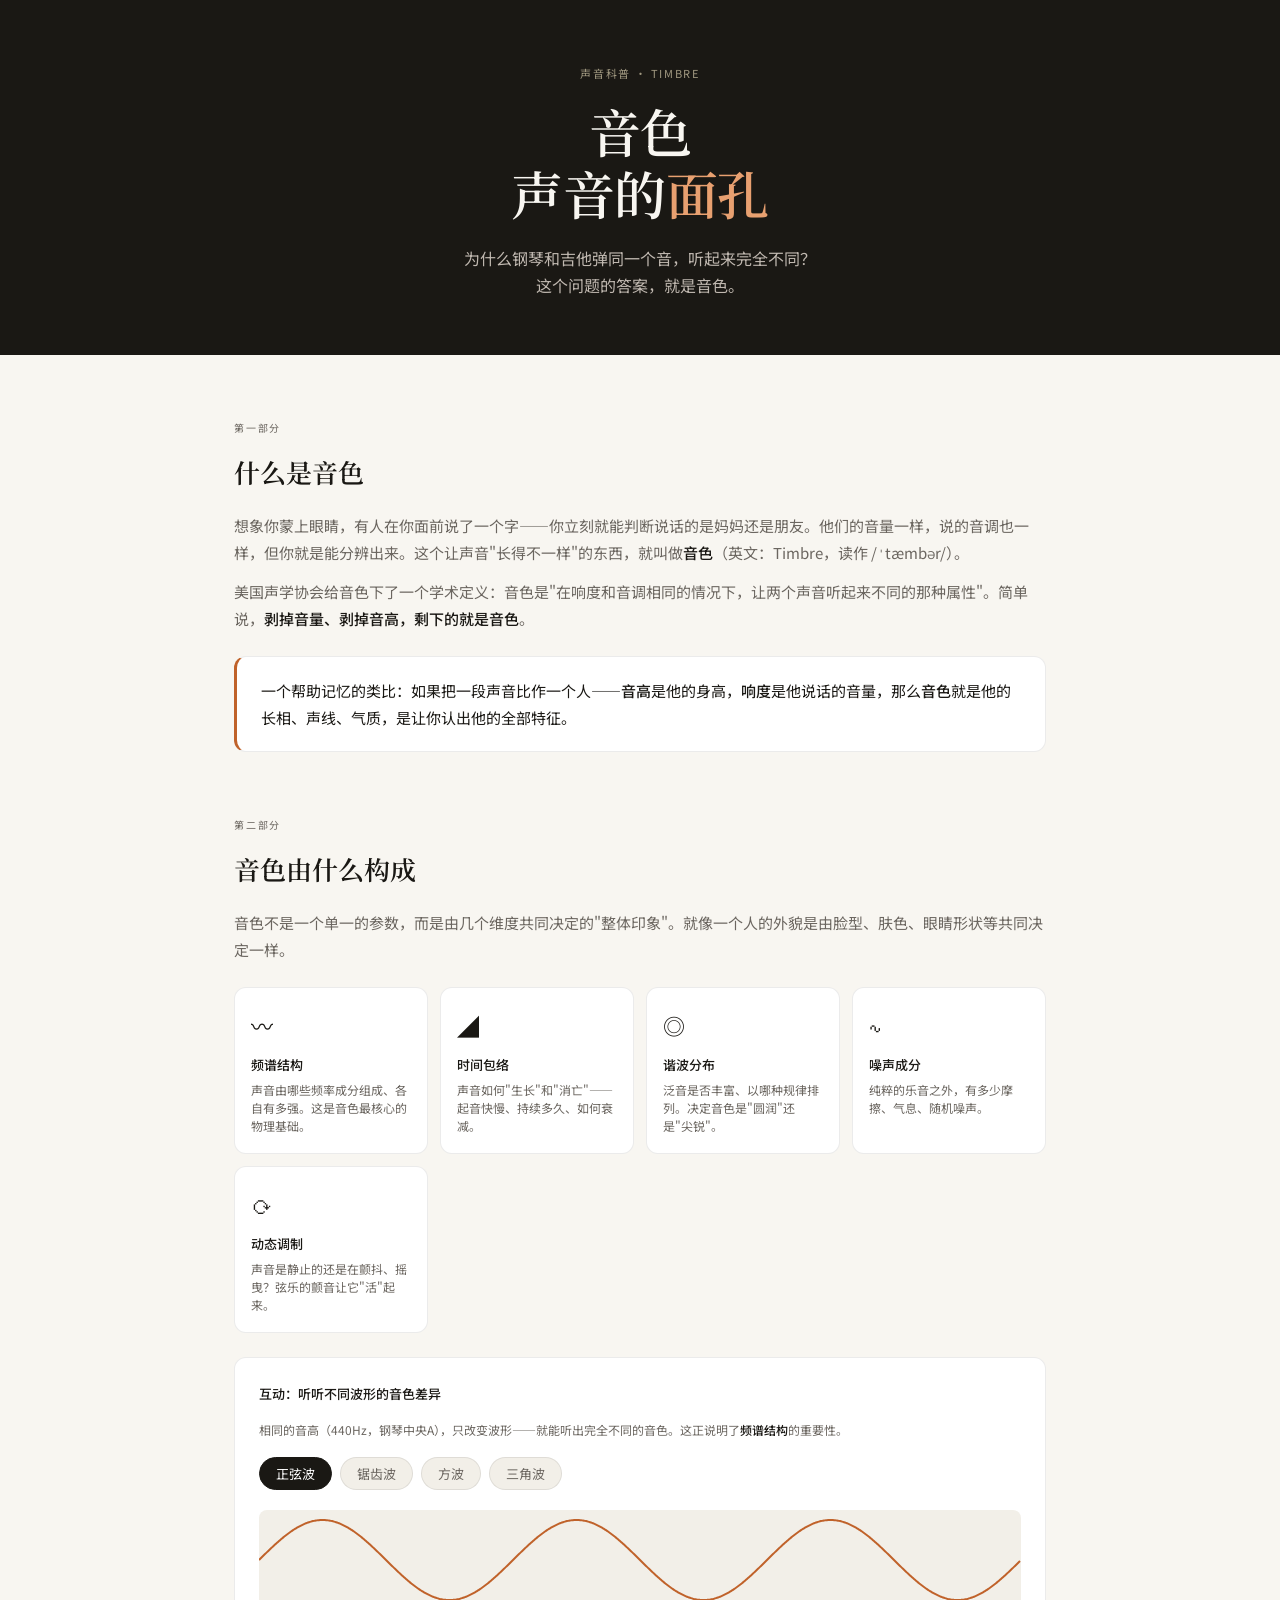
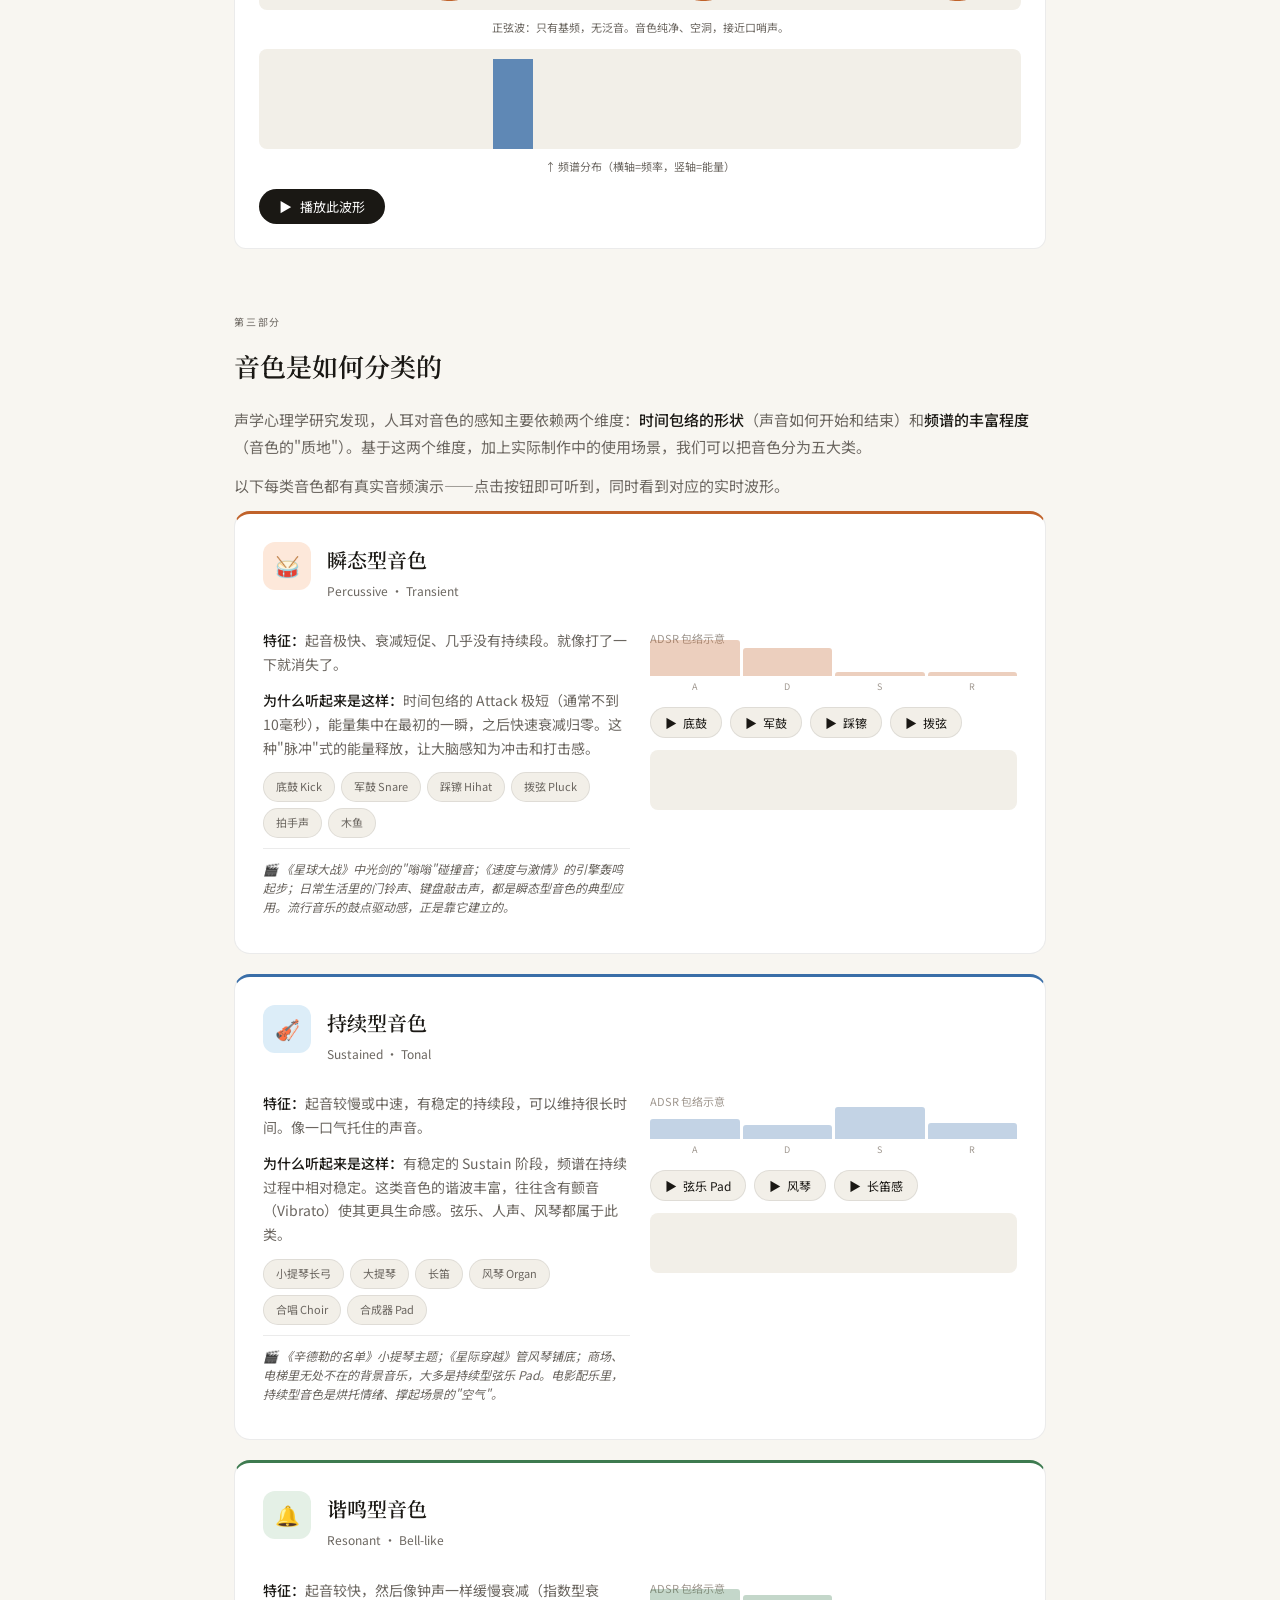
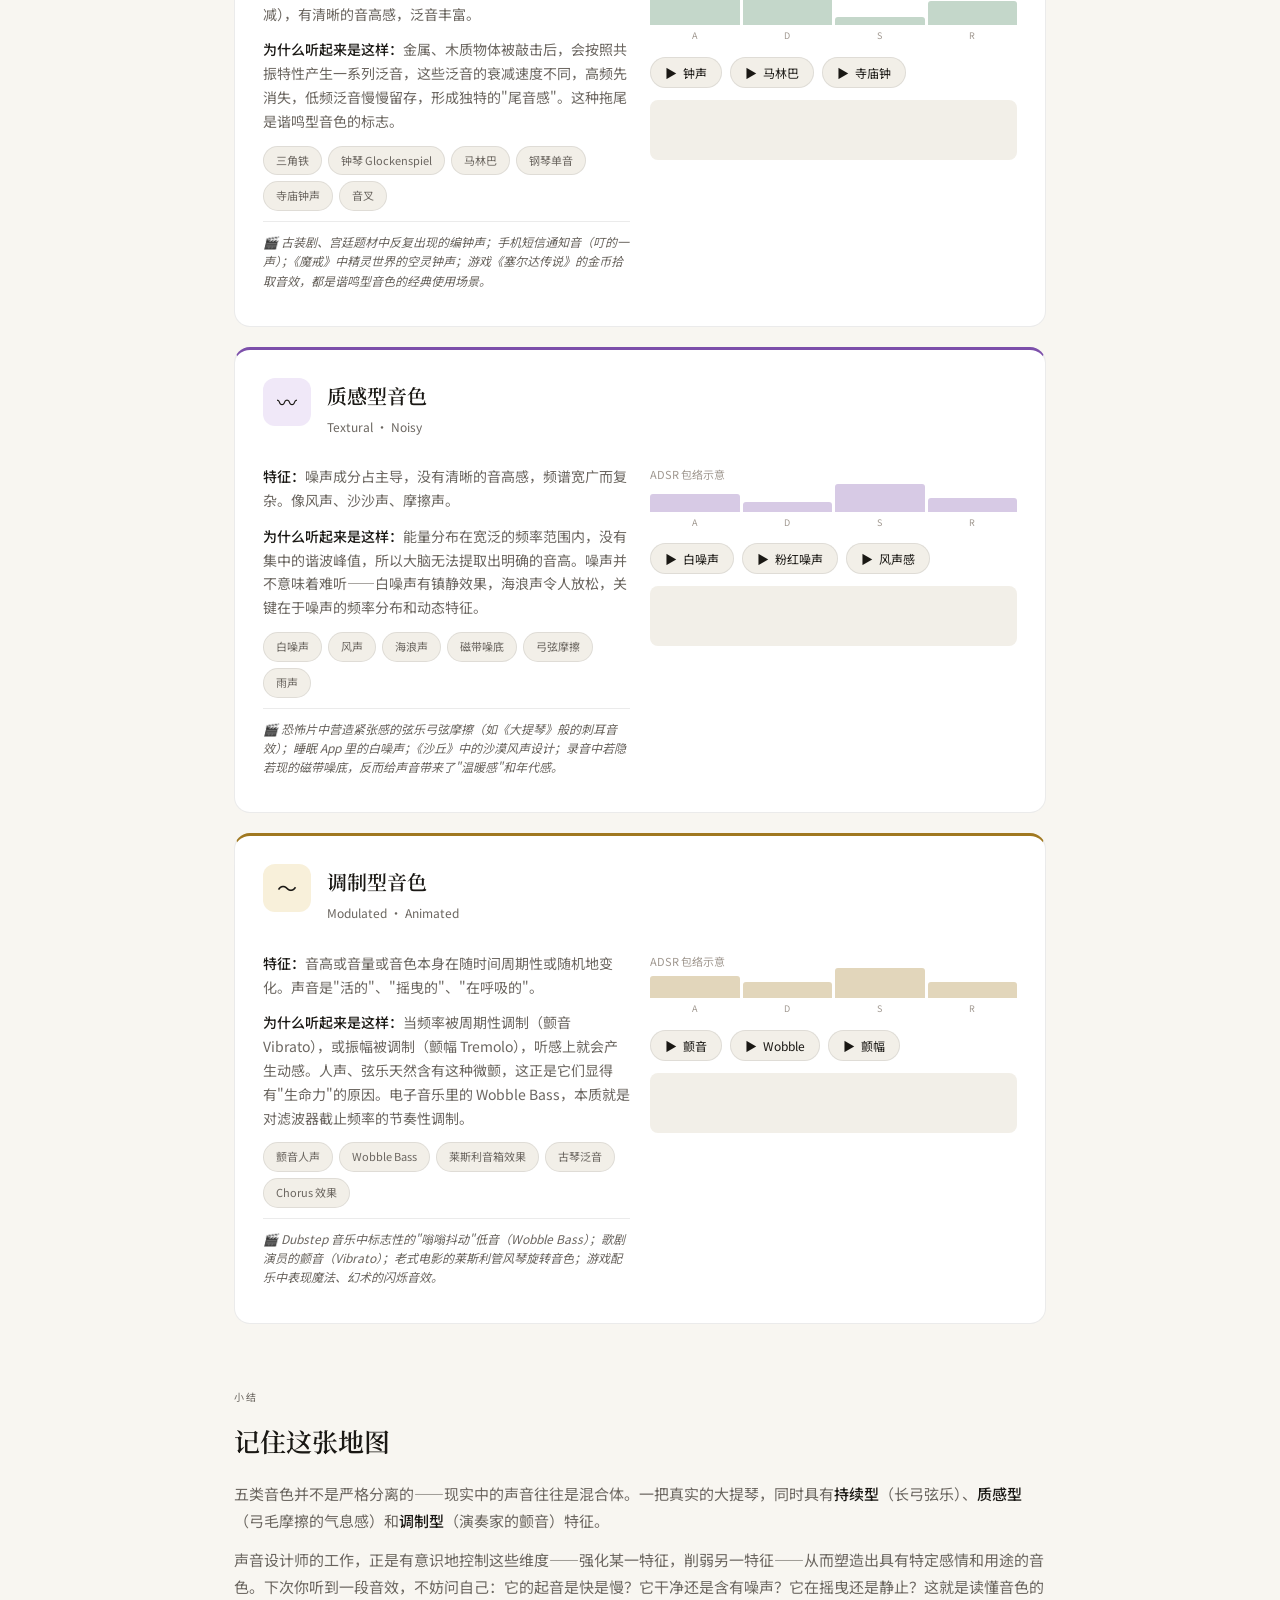
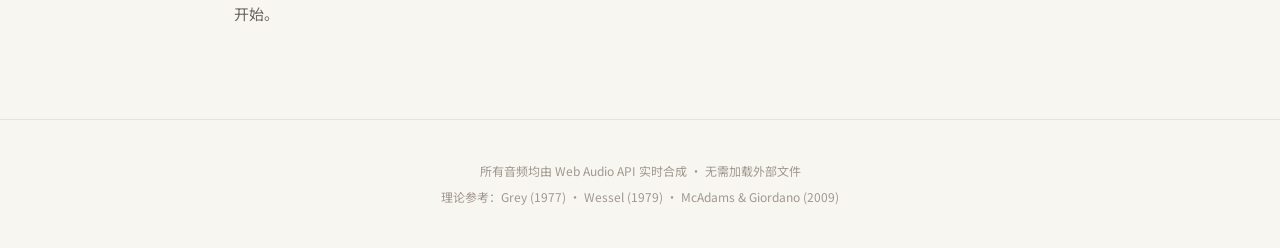
<file: timbre_explainer.html>
<!DOCTYPE html>
<html lang="zh-CN">
<head>
<meta charset="UTF-8">
<meta name="viewport" content="width=device-width, initial-scale=1.0">
<title>音色是什么 — 声音的"面孔"</title>
<style>
  @import url('https://fonts.googleapis.com/css2?family=Noto+Serif+SC:wght@400;600&family=Noto+Sans+SC:wght@300;400;500&display=swap');

  :root {
    --bg: #f8f6f1;
    --surface: #ffffff;
    --surface2: #f2efe8;
    --text: #1a1814;
    --text-muted: #6b6660;
    --text-light: #a09890;
    --accent: #c0622a;
    --accent-light: #f5e8df;
    --accent2: #3a6ea8;
    --accent2-light: #e0ecf8;
    --accent3: #3d7a4f;
    --accent3-light: #e2f0e6;
    --border: rgba(0,0,0,0.08);
    --radius: 12px;
  }

  * { box-sizing: border-box; margin: 0; padding: 0; }

  body {
    font-family: 'Noto Sans SC', sans-serif;
    background: var(--bg);
    color: var(--text);
    font-size: 15px;
    line-height: 1.8;
  }

  /* ── Hero ── */
  .hero {
    background: var(--text);
    color: #f8f6f1;
    padding: 64px 40px 56px;
    text-align: center;
  }
  .hero-eyebrow {
    font-size: 11px;
    letter-spacing: 0.15em;
    text-transform: uppercase;
    color: #a09880;
    margin-bottom: 16px;
  }
  .hero h1 {
    font-family: 'Noto Serif SC', serif;
    font-size: clamp(32px, 5vw, 52px);
    font-weight: 600;
    letter-spacing: -0.01em;
    line-height: 1.2;
    margin-bottom: 20px;
  }
  .hero h1 em { color: #e8a070; font-style: normal; }
  .hero-sub {
    font-size: 16px;
    color: #c0b8b0;
    max-width: 560px;
    margin: 0 auto;
    line-height: 1.7;
  }

  /* ── Layout ── */
  .content {
    max-width: 860px;
    margin: 0 auto;
    padding: 0 24px 80px;
  }

  /* ── Sections ── */
  .section {
    margin-top: 64px;
  }
  .section-label {
    font-size: 10px;
    letter-spacing: 0.18em;
    text-transform: uppercase;
    color: var(--text-light);
    margin-bottom: 10px;
  }
  .section h2 {
    font-family: 'Noto Serif SC', serif;
    font-size: 26px;
    font-weight: 600;
    margin-bottom: 16px;
    color: var(--text);
  }
  .section p { color: var(--text-muted); margin-bottom: 12px; }
  .section p strong { color: var(--text); font-weight: 500; }

  /* ── Callout box ── */
  .callout {
    background: var(--surface);
    border: 1px solid var(--border);
    border-left: 3px solid var(--accent);
    border-radius: var(--radius);
    padding: 20px 24px;
    margin: 24px 0;
  }
  .callout p { color: var(--text); margin: 0; }

  /* ── Dimension cards (what makes up timbre) ── */
  .dim-grid {
    display: grid;
    grid-template-columns: repeat(auto-fit, minmax(180px, 1fr));
    gap: 12px;
    margin: 24px 0;
  }
  .dim-card {
    background: var(--surface);
    border: 1px solid var(--border);
    border-radius: var(--radius);
    padding: 18px 16px;
  }
  .dim-icon {
    font-size: 22px;
    margin-bottom: 8px;
    display: block;
  }
  .dim-name { font-size: 13px; font-weight: 500; color: var(--text); margin-bottom: 4px; }
  .dim-desc { font-size: 12px; color: var(--text-muted); line-height: 1.5; }

  /* ── Waveform + spectrum explainer ── */
  .wave-demo {
    background: var(--surface);
    border: 1px solid var(--border);
    border-radius: var(--radius);
    padding: 24px;
    margin: 24px 0;
  }
  .wave-tabs { display: flex; gap: 8px; margin-bottom: 20px; }
  .wave-tab {
    padding: 6px 16px;
    border-radius: 20px;
    border: 1px solid var(--border);
    background: var(--surface2);
    color: var(--text-muted);
    font-size: 13px;
    cursor: pointer;
    transition: all 0.2s;
    font-family: inherit;
  }
  .wave-tab.active {
    background: var(--text);
    color: #fff;
    border-color: var(--text);
  }
  .wave-canvases { position: relative; }
  canvas.wave-canvas {
    width: 100%;
    height: 100px;
    display: block;
    border-radius: 8px;
    background: var(--surface2);
    margin-bottom: 8px;
  }
  .wave-label {
    font-size: 11px;
    color: var(--text-light);
    margin-bottom: 16px;
    text-align: center;
  }
  .play-wave-btn {
    display: inline-flex;
    align-items: center;
    gap: 8px;
    padding: 8px 20px;
    background: var(--text);
    color: #fff;
    border: none;
    border-radius: 20px;
    font-size: 13px;
    cursor: pointer;
    font-family: inherit;
    transition: opacity 0.2s;
  }
  .play-wave-btn:hover { opacity: 0.8; }
  .play-wave-btn.playing { background: var(--accent); }

  /* ── Timbre category cards ── */
  .timbre-card {
    background: var(--surface);
    border: 1px solid var(--border);
    border-radius: 16px;
    padding: 28px 28px 24px;
    margin-bottom: 20px;
    transition: box-shadow 0.2s;
  }
  .timbre-card:hover { box-shadow: 0 4px 20px rgba(0,0,0,0.07); }

  .timbre-header {
    display: flex;
    align-items: flex-start;
    gap: 16px;
    margin-bottom: 16px;
  }
  .timbre-badge {
    width: 48px;
    height: 48px;
    border-radius: 12px;
    display: flex;
    align-items: center;
    justify-content: center;
    font-size: 20px;
    flex-shrink: 0;
  }
  .timbre-title-block h3 {
    font-family: 'Noto Serif SC', serif;
    font-size: 20px;
    font-weight: 600;
    margin-bottom: 2px;
  }
  .timbre-tagline { font-size: 12px; color: var(--text-light); }

  .timbre-body { display: grid; grid-template-columns: 1fr 1fr; gap: 20px; }
  @media (max-width: 600px) { .timbre-body { grid-template-columns: 1fr; } }

  .timbre-desc { font-size: 14px; color: var(--text-muted); line-height: 1.7; }
  .timbre-desc strong { color: var(--text); }

  .timbre-right {}

  .adsr-mini {
    display: flex;
    align-items: flex-end;
    gap: 3px;
    height: 40px;
    margin-bottom: 12px;
  }
  .adsr-bar {
    display: flex;
    flex-direction: column;
    align-items: center;
    gap: 3px;
    flex: 1;
  }
  .adsr-fill {
    width: 100%;
    border-radius: 3px 3px 0 0;
    background: var(--accent);
    opacity: 0.3;
    transition: height 0.3s;
  }
  .adsr-letter { font-size: 9px; color: var(--text-light); }

  /* ── Audio play button ── */
  .sound-row {
    display: flex;
    flex-wrap: wrap;
    gap: 8px;
    margin-top: 12px;
  }
  .sound-btn {
    display: inline-flex;
    align-items: center;
    gap: 6px;
    padding: 6px 14px;
    border-radius: 20px;
    border: 1px solid var(--border);
    background: var(--surface2);
    color: var(--text);
    font-size: 12px;
    cursor: pointer;
    font-family: inherit;
    transition: all 0.15s;
    position: relative;
    overflow: hidden;
  }
  .sound-btn:hover { border-color: var(--accent); color: var(--accent); }
  .sound-btn.playing {
    background: var(--accent);
    color: #fff;
    border-color: var(--accent);
  }
  .sound-btn .icon { font-size: 12px; }

  /* Waveform visualizer per card */
  .mini-canvas {
    width: 100%;
    height: 60px;
    border-radius: 8px;
    background: var(--surface2);
    display: block;
    margin-top: 12px;
  }

  /* ── Examples strip ── */
  .examples-list {
    margin-top: 12px;
    display: flex;
    flex-wrap: wrap;
    gap: 6px;
  }
  .example-chip {
    padding: 4px 12px;
    border-radius: 20px;
    font-size: 11px;
    background: var(--surface2);
    color: var(--text-muted);
    border: 1px solid var(--border);
  }

  /* scene references */
  .scene-ref {
    font-size: 12px;
    color: var(--text-light);
    font-style: italic;
    margin-top: 10px;
    line-height: 1.6;
    border-top: 1px solid var(--border);
    padding-top: 10px;
  }

  /* ── Color themes per category ── */
  .cat-percussive .timbre-badge { background: #fde8da; }
  .cat-percussive .adsr-fill { background: #c0622a; }
  .cat-percussive .sound-btn.playing { background: #c0622a; border-color: #c0622a; }
  .cat-percussive .timbre-card { border-top: 3px solid #c0622a; }

  .cat-sustained .timbre-badge { background: #dcedf8; }
  .cat-sustained .adsr-fill { background: #3a6ea8; }
  .cat-sustained .sound-btn.playing { background: #3a6ea8; border-color: #3a6ea8; }
  .cat-sustained .timbre-card { border-top: 3px solid #3a6ea8; }

  .cat-resonant .timbre-badge { background: #e4f0e6; }
  .cat-resonant .adsr-fill { background: #3d7a4f; }
  .cat-resonant .sound-btn.playing { background: #3d7a4f; border-color: #3d7a4f; }
  .cat-resonant .timbre-card { border-top: 3px solid #3d7a4f; }

  .cat-noisy .timbre-badge { background: #f0e8f8; }
  .cat-noisy .adsr-fill { background: #7c4faa; }
  .cat-noisy .sound-btn.playing { background: #7c4faa; border-color: #7c4faa; }
  .cat-noisy .timbre-card { border-top: 3px solid #7c4faa; }

  .cat-modulated .timbre-badge { background: #f8f0da; }
  .cat-modulated .adsr-fill { background: #a07820; }
  .cat-modulated .sound-btn.playing { background: #a07820; border-color: #a07820; }
  .cat-modulated .timbre-card { border-top: 3px solid #a07820; }

  /* ── Footer ── */
  footer {
    text-align: center;
    padding: 40px 24px;
    font-size: 12px;
    color: var(--text-light);
    border-top: 1px solid var(--border);
  }

  /* ── Spectrum viz ── */
  #spectrum-section {
    background: var(--surface);
    border: 1px solid var(--border);
    border-radius: var(--radius);
    padding: 24px;
    margin: 24px 0;
  }
  #spectrum-canvas {
    width: 100%;
    height: 120px;
    display: block;
    border-radius: 8px;
    background: #1a1814;
    margin-top: 12px;
  }
</style>
</head>
<body>

<div class="hero">
  <p class="hero-eyebrow">声音科普 · Timbre</p>
  <h1>音色<br>声音的<em>面孔</em></h1>
  <p class="hero-sub">为什么钢琴和吉他弹同一个音，听起来完全不同？<br>这个问题的答案，就是音色。</p>
</div>

<div class="content">

  <!-- Section 1: What is timbre -->
  <div class="section">
    <p class="section-label">第一部分</p>
    <h2>什么是音色</h2>
    <p>
      想象你蒙上眼睛，有人在你面前说了一个字——你立刻就能判断说话的是妈妈还是朋友。他们的音量一样，说的音调也一样，但你就是能分辨出来。这个让声音"长得不一样"的东西，就叫做<strong>音色</strong>（英文：Timbre，读作 /ˈtæmbər/）。
    </p>
    <p>
      美国声学协会给音色下了一个学术定义：音色是"在响度和音调相同的情况下，让两个声音听起来不同的那种属性"。简单说，<strong>剥掉音量、剥掉音高，剩下的就是音色</strong>。
    </p>
    <div class="callout">
      <p>一个帮助记忆的类比：如果把一段声音比作一个人——<strong>音高</strong>是他的身高，<strong>响度</strong>是他说话的音量，那么<strong>音色</strong>就是他的长相、声线、气质，是让你认出他的全部特征。</p>
    </div>
  </div>

  <!-- Section 2: What makes up timbre -->
  <div class="section">
    <p class="section-label">第二部分</p>
    <h2>音色由什么构成</h2>
    <p>
      音色不是一个单一的参数，而是由几个维度共同决定的"整体印象"。就像一个人的外貌是由脸型、肤色、眼睛形状等共同决定一样。
    </p>
    <div class="dim-grid">
      <div class="dim-card">
        <span class="dim-icon">〰</span>
        <div class="dim-name">频谱结构</div>
        <div class="dim-desc">声音由哪些频率成分组成、各自有多强。这是音色最核心的物理基础。</div>
      </div>
      <div class="dim-card">
        <span class="dim-icon">◢</span>
        <div class="dim-name">时间包络</div>
        <div class="dim-desc">声音如何"生长"和"消亡"——起音快慢、持续多久、如何衰减。</div>
      </div>
      <div class="dim-card">
        <span class="dim-icon">◎</span>
        <div class="dim-name">谐波分布</div>
        <div class="dim-desc">泛音是否丰富、以哪种规律排列。决定音色是"圆润"还是"尖锐"。</div>
      </div>
      <div class="dim-card">
        <span class="dim-icon">∿</span>
        <div class="dim-name">噪声成分</div>
        <div class="dim-desc">纯粹的乐音之外，有多少摩擦、气息、随机噪声。</div>
      </div>
      <div class="dim-card">
        <span class="dim-icon">⟳</span>
        <div class="dim-name">动态调制</div>
        <div class="dim-desc">声音是静止的还是在颤抖、摇曳？弦乐的颤音让它"活"起来。</div>
      </div>
    </div>

    <!-- Interactive waveform explainer -->
    <div class="wave-demo">
      <p style="font-size:13px;font-weight:500;margin-bottom:14px;color:var(--text)">
        互动：听听不同波形的音色差异
      </p>
      <p style="font-size:12px;color:var(--text-muted);margin-bottom:16px;">
        相同的音高（440Hz，钢琴中央A），只改变波形——就能听出完全不同的音色。这正说明了<strong>频谱结构</strong>的重要性。
      </p>
      <div class="wave-tabs">
        <button class="wave-tab active" onclick="selectWave('sine',this)">正弦波</button>
        <button class="wave-tab" onclick="selectWave('sawtooth',this)">锯齿波</button>
        <button class="wave-tab" onclick="selectWave('square',this)">方波</button>
        <button class="wave-tab" onclick="selectWave('triangle',this)">三角波</button>
      </div>
      <canvas id="waveform-canvas" class="wave-canvas"></canvas>
      <p class="wave-label" id="wave-desc">正弦波：只有基频，无泛音。音色纯净、空洞，接近口哨声。</p>
      <canvas id="spectrum-canvas-wave" class="wave-canvas"></canvas>
      <p class="wave-label">↑ 频谱分布（横轴=频率，竖轴=能量）</p>
      <button class="play-wave-btn" id="play-wave-btn" onclick="playWave()">
        <span id="play-wave-icon">▶</span> 播放此波形
      </button>
    </div>
  </div>

  <!-- Section 3: Categories -->
  <div class="section">
    <p class="section-label">第三部分</p>
    <h2>音色是如何分类的</h2>
    <p>
      声学心理学研究发现，人耳对音色的感知主要依赖两个维度：<strong>时间包络的形状</strong>（声音如何开始和结束）和<strong>频谱的丰富程度</strong>（音色的"质地"）。基于这两个维度，加上实际制作中的使用场景，我们可以把音色分为五大类。
    </p>
    <p>
      以下每类音色都有真实音频演示——点击按钮即可听到，同时看到对应的实时波形。
    </p>

    <!-- CAT 1: PERCUSSIVE -->
    <div class="cat-percussive">
      <div class="timbre-card" id="card-percussive">
        <div class="timbre-header">
          <div class="timbre-badge">🥁</div>
          <div class="timbre-title-block">
            <h3>瞬态型音色</h3>
            <p class="timbre-tagline">Percussive · Transient</p>
          </div>
        </div>
        <div class="timbre-body">
          <div>
            <p class="timbre-desc">
              <strong>特征：</strong>起音极快、衰减短促、几乎没有持续段。就像打了一下就消失了。
            </p>
            <p class="timbre-desc">
              <strong>为什么听起来是这样：</strong>时间包络的 Attack 极短（通常不到10毫秒），能量集中在最初的一瞬，之后快速衰减归零。这种"脉冲"式的能量释放，让大脑感知为冲击和打击感。
            </p>
            <div class="examples-list">
              <span class="example-chip">底鼓 Kick</span>
              <span class="example-chip">军鼓 Snare</span>
              <span class="example-chip">踩镲 Hihat</span>
              <span class="example-chip">拨弦 Pluck</span>
              <span class="example-chip">拍手声</span>
              <span class="example-chip">木鱼</span>
            </div>
            <p class="scene-ref">
              🎬 《星球大战》中光剑的"嗡嗡"碰撞音；《速度与激情》的引擎轰鸣起步；日常生活里的门铃声、键盘敲击声，都是瞬态型音色的典型应用。流行音乐的鼓点驱动感，正是靠它建立的。
            </p>
          </div>
          <div class="timbre-right">
            <p style="font-size:11px;color:var(--text-light);margin-bottom:6px;">ADSR 包络示意</p>
            <div class="adsr-mini" id="adsr-percussive">
              <div class="adsr-bar"><div class="adsr-fill" style="height:36px"></div><span class="adsr-letter">A</span></div>
              <div class="adsr-bar"><div class="adsr-fill" style="height:28px"></div><span class="adsr-letter">D</span></div>
              <div class="adsr-bar"><div class="adsr-fill" style="height:4px"></div><span class="adsr-letter">S</span></div>
              <div class="adsr-bar"><div class="adsr-fill" style="height:4px"></div><span class="adsr-letter">R</span></div>
            </div>
            <div class="sound-row">
              <button class="sound-btn" onclick="playSound('kick',this)"><span class="icon">▶</span> 底鼓</button>
              <button class="sound-btn" onclick="playSound('snare',this)"><span class="icon">▶</span> 军鼓</button>
              <button class="sound-btn" onclick="playSound('hihat',this)"><span class="icon">▶</span> 踩镲</button>
              <button class="sound-btn" onclick="playSound('pluck',this)"><span class="icon">▶</span> 拨弦</button>
            </div>
            <canvas class="mini-canvas" id="canvas-percussive"></canvas>
          </div>
        </div>
      </div>
    </div>

    <!-- CAT 2: SUSTAINED -->
    <div class="cat-sustained">
      <div class="timbre-card" id="card-sustained">
        <div class="timbre-header">
          <div class="timbre-badge">🎻</div>
          <div class="timbre-title-block">
            <h3>持续型音色</h3>
            <p class="timbre-tagline">Sustained · Tonal</p>
          </div>
        </div>
        <div class="timbre-body">
          <div>
            <p class="timbre-desc">
              <strong>特征：</strong>起音较慢或中速，有稳定的持续段，可以维持很长时间。像一口气托住的声音。
            </p>
            <p class="timbre-desc">
              <strong>为什么听起来是这样：</strong>有稳定的 Sustain 阶段，频谱在持续过程中相对稳定。这类音色的谐波丰富，往往含有颤音（Vibrato）使其更具生命感。弦乐、人声、风琴都属于此类。
            </p>
            <div class="examples-list">
              <span class="example-chip">小提琴长弓</span>
              <span class="example-chip">大提琴</span>
              <span class="example-chip">长笛</span>
              <span class="example-chip">风琴 Organ</span>
              <span class="example-chip">合唱 Choir</span>
              <span class="example-chip">合成器 Pad</span>
            </div>
            <p class="scene-ref">
              🎬 《辛德勒的名单》小提琴主题；《星际穿越》管风琴铺底；商场、电梯里无处不在的背景音乐，大多是持续型弦乐 Pad。电影配乐里，持续型音色是烘托情绪、撑起场景的"空气"。
            </p>
          </div>
          <div class="timbre-right">
            <p style="font-size:11px;color:var(--text-light);margin-bottom:6px;">ADSR 包络示意</p>
            <div class="adsr-mini">
              <div class="adsr-bar"><div class="adsr-fill" style="height:20px;background:#3a6ea8"></div><span class="adsr-letter">A</span></div>
              <div class="adsr-bar"><div class="adsr-fill" style="height:14px;background:#3a6ea8"></div><span class="adsr-letter">D</span></div>
              <div class="adsr-bar"><div class="adsr-fill" style="height:32px;background:#3a6ea8"></div><span class="adsr-letter">S</span></div>
              <div class="adsr-bar"><div class="adsr-fill" style="height:16px;background:#3a6ea8"></div><span class="adsr-letter">R</span></div>
            </div>
            <div class="sound-row">
              <button class="sound-btn" onclick="playSound('strings',this)"><span class="icon">▶</span> 弦乐 Pad</button>
              <button class="sound-btn" onclick="playSound('organ',this)"><span class="icon">▶</span> 风琴</button>
              <button class="sound-btn" onclick="playSound('flute',this)"><span class="icon">▶</span> 长笛感</button>
            </div>
            <canvas class="mini-canvas" id="canvas-sustained"></canvas>
          </div>
        </div>
      </div>
    </div>

    <!-- CAT 3: RESONANT -->
    <div class="cat-resonant">
      <div class="timbre-card" id="card-resonant">
        <div class="timbre-header">
          <div class="timbre-badge">🔔</div>
          <div class="timbre-title-block">
            <h3>谐鸣型音色</h3>
            <p class="timbre-tagline">Resonant · Bell-like</p>
          </div>
        </div>
        <div class="timbre-body">
          <div>
            <p class="timbre-desc">
              <strong>特征：</strong>起音较快，然后像钟声一样缓慢衰减（指数型衰减），有清晰的音高感，泛音丰富。
            </p>
            <p class="timbre-desc">
              <strong>为什么听起来是这样：</strong>金属、木质物体被敲击后，会按照共振特性产生一系列泛音，这些泛音的衰减速度不同，高频先消失，低频泛音慢慢留存，形成独特的"尾音感"。这种拖尾是谐鸣型音色的标志。
            </p>
            <div class="examples-list">
              <span class="example-chip">三角铁</span>
              <span class="example-chip">钟琴 Glockenspiel</span>
              <span class="example-chip">马林巴</span>
              <span class="example-chip">钢琴单音</span>
              <span class="example-chip">寺庙钟声</span>
              <span class="example-chip">音叉</span>
            </div>
            <p class="scene-ref">
              🎬 古装剧、宫廷题材中反复出现的编钟声；手机短信通知音（叮的一声）；《魔戒》中精灵世界的空灵钟声；游戏《塞尔达传说》的金币拾取音效，都是谐鸣型音色的经典使用场景。
            </p>
          </div>
          <div class="timbre-right">
            <p style="font-size:11px;color:var(--text-light);margin-bottom:6px;">ADSR 包络示意</p>
            <div class="adsr-mini">
              <div class="adsr-bar"><div class="adsr-fill" style="height:36px;background:#3d7a4f"></div><span class="adsr-letter">A</span></div>
              <div class="adsr-bar"><div class="adsr-fill" style="height:30px;background:#3d7a4f"></div><span class="adsr-letter">D</span></div>
              <div class="adsr-bar"><div class="adsr-fill" style="height:8px;background:#3d7a4f"></div><span class="adsr-letter">S</span></div>
              <div class="adsr-bar"><div class="adsr-fill" style="height:24px;background:#3d7a4f"></div><span class="adsr-letter">R</span></div>
            </div>
            <div class="sound-row">
              <button class="sound-btn" onclick="playSound('bell',this)"><span class="icon">▶</span> 钟声</button>
              <button class="sound-btn" onclick="playSound('marimba',this)"><span class="icon">▶</span> 马林巴</button>
              <button class="sound-btn" onclick="playSound('temple',this)"><span class="icon">▶</span> 寺庙钟</button>
            </div>
            <canvas class="mini-canvas" id="canvas-resonant"></canvas>
          </div>
        </div>
      </div>
    </div>

    <!-- CAT 4: NOISY / TEXTURAL -->
    <div class="cat-noisy">
      <div class="timbre-card" id="card-noisy">
        <div class="timbre-header">
          <div class="timbre-badge">〰</div>
          <div class="timbre-title-block">
            <h3>质感型音色</h3>
            <p class="timbre-tagline">Textural · Noisy</p>
          </div>
        </div>
        <div class="timbre-body">
          <div>
            <p class="timbre-desc">
              <strong>特征：</strong>噪声成分占主导，没有清晰的音高感，频谱宽广而复杂。像风声、沙沙声、摩擦声。
            </p>
            <p class="timbre-desc">
              <strong>为什么听起来是这样：</strong>能量分布在宽泛的频率范围内，没有集中的谐波峰值，所以大脑无法提取出明确的音高。噪声并不意味着难听——白噪声有镇静效果，海浪声令人放松，关键在于噪声的频率分布和动态特征。
            </p>
            <div class="examples-list">
              <span class="example-chip">白噪声</span>
              <span class="example-chip">风声</span>
              <span class="example-chip">海浪声</span>
              <span class="example-chip">磁带噪底</span>
              <span class="example-chip">弓弦摩擦</span>
              <span class="example-chip">雨声</span>
            </div>
            <p class="scene-ref">
              🎬 恐怖片中营造紧张感的弦乐弓弦摩擦（如《大提琴》般的刺耳音效）；睡眠 App 里的白噪声；《沙丘》中的沙漠风声设计；录音中若隐若现的磁带噪底，反而给声音带来了"温暖感"和年代感。
            </p>
          </div>
          <div class="timbre-right">
            <p style="font-size:11px;color:var(--text-light);margin-bottom:6px;">ADSR 包络示意</p>
            <div class="adsr-mini">
              <div class="adsr-bar"><div class="adsr-fill" style="height:18px;background:#7c4faa"></div><span class="adsr-letter">A</span></div>
              <div class="adsr-bar"><div class="adsr-fill" style="height:10px;background:#7c4faa"></div><span class="adsr-letter">D</span></div>
              <div class="adsr-bar"><div class="adsr-fill" style="height:28px;background:#7c4faa"></div><span class="adsr-letter">S</span></div>
              <div class="adsr-bar"><div class="adsr-fill" style="height:14px;background:#7c4faa"></div><span class="adsr-letter">R</span></div>
            </div>
            <div class="sound-row">
              <button class="sound-btn" onclick="playSound('white',this)"><span class="icon">▶</span> 白噪声</button>
              <button class="sound-btn" onclick="playSound('pink',this)"><span class="icon">▶</span> 粉红噪声</button>
              <button class="sound-btn" onclick="playSound('wind',this)"><span class="icon">▶</span> 风声感</button>
            </div>
            <canvas class="mini-canvas" id="canvas-noisy"></canvas>
          </div>
        </div>
      </div>
    </div>

    <!-- CAT 5: MODULATED -->
    <div class="cat-modulated">
      <div class="timbre-card" id="card-modulated">
        <div class="timbre-header">
          <div class="timbre-badge">〜</div>
          <div class="timbre-title-block">
            <h3>调制型音色</h3>
            <p class="timbre-tagline">Modulated · Animated</p>
          </div>
        </div>
        <div class="timbre-body">
          <div>
            <p class="timbre-desc">
              <strong>特征：</strong>音高或音量或音色本身在随时间周期性或随机地变化。声音是"活的"、"摇曳的"、"在呼吸的"。
            </p>
            <p class="timbre-desc">
              <strong>为什么听起来是这样：</strong>当频率被周期性调制（颤音 Vibrato），或振幅被调制（颤幅 Tremolo），听感上就会产生动感。人声、弦乐天然含有这种微颤，这正是它们显得有"生命力"的原因。电子音乐里的 Wobble Bass，本质就是对滤波器截止频率的节奏性调制。
            </p>
            <div class="examples-list">
              <span class="example-chip">颤音人声</span>
              <span class="example-chip">Wobble Bass</span>
              <span class="example-chip">莱斯利音箱效果</span>
              <span class="example-chip">古琴泛音</span>
              <span class="example-chip">Chorus 效果</span>
            </div>
            <p class="scene-ref">
              🎬 Dubstep 音乐中标志性的"嗡嗡抖动"低音（Wobble Bass）；歌剧演员的颤音（Vibrato）；老式电影的莱斯利管风琴旋转音色；游戏配乐中表现魔法、幻术的闪烁音效。
            </p>
          </div>
          <div class="timbre-right">
            <p style="font-size:11px;color:var(--text-light);margin-bottom:6px;">ADSR 包络示意</p>
            <div class="adsr-mini">
              <div class="adsr-bar"><div class="adsr-fill" style="height:22px;background:#a07820"></div><span class="adsr-letter">A</span></div>
              <div class="adsr-bar"><div class="adsr-fill" style="height:16px;background:#a07820"></div><span class="adsr-letter">D</span></div>
              <div class="adsr-bar"><div class="adsr-fill" style="height:30px;background:#a07820"></div><span class="adsr-letter">S</span></div>
              <div class="adsr-bar"><div class="adsr-fill" style="height:16px;background:#a07820"></div><span class="adsr-letter">R</span></div>
            </div>
            <div class="sound-row">
              <button class="sound-btn" onclick="playSound('vibrato',this)"><span class="icon">▶</span> 颤音</button>
              <button class="sound-btn" onclick="playSound('wobble',this)"><span class="icon">▶</span> Wobble</button>
              <button class="sound-btn" onclick="playSound('tremolo',this)"><span class="icon">▶</span> 颤幅</button>
            </div>
            <canvas class="mini-canvas" id="canvas-modulated"></canvas>
          </div>
        </div>
      </div>
    </div>

  </div><!-- /section 3 -->

  <!-- Section 4: Summary -->
  <div class="section">
    <p class="section-label">小结</p>
    <h2>记住这张地图</h2>
    <p>
      五类音色并不是严格分离的——现实中的声音往往是混合体。一把真实的大提琴，同时具有<strong>持续型</strong>（长弓弦乐）、<strong>质感型</strong>（弓毛摩擦的气息感）和<strong>调制型</strong>（演奏家的颤音）特征。
    </p>
    <p>
      声音设计师的工作，正是有意识地控制这些维度——强化某一特征，削弱另一特征——从而塑造出具有特定感情和用途的音色。下次你听到一段音效，不妨问自己：它的起音是快是慢？它干净还是含有噪声？它在摇曳还是静止？这就是读懂音色的开始。
    </p>
  </div>

</div><!-- /content -->

<footer>
  <p>所有音频均由 Web Audio API 实时合成 · 无需加载外部文件</p>
  <p style="margin-top:4px">理论参考：Grey (1977) · Wessel (1979) · McAdams & Giordano (2009)</p>
</footer>

<script>
// ─── Audio Engine ───────────────────────────────────────────────
let ctx = null;
let activeNodes = [];
let currentWaveType = 'sine';
let waveOsc = null;
let waveGain = null;
let animFrame = null;
let analyserWave = null;
let miniAnalysers = {};
let miniAnimFrames = {};

function getCtx() {
  if (!ctx) ctx = new (window.AudioContext || window.webkitAudioContext)();
  if (ctx.state === 'suspended') ctx.resume();
  return ctx;
}

function stopAll() {
  activeNodes.forEach(n => { try { n.stop(); } catch(e){} });
  activeNodes = [];
  document.querySelectorAll('.sound-btn').forEach(b => {
    b.classList.remove('playing');
    b.querySelector('.icon').textContent = '▶';
  });
}

// ─── Wave demo ──────────────────────────────────────────────────
const waveDescs = {
  sine:     '正弦波：只有基频，无泛音。音色纯净、空洞，接近口哨声或音叉。',
  sawtooth: '锯齿波：含所有谐波（奇次＋偶次）。音色最丰富、最明亮，接近弦乐或铜管。',
  square:   '方波：只含奇次谐波。有中空的"箱子感"，接近单簧管或复古游戏音效。',
  triangle: '三角波：奇次谐波但衰减快。比方波更柔和，介于正弦与方波之间。'
};

function selectWave(type, btn) {
  currentWaveType = type;
  document.querySelectorAll('.wave-tab').forEach(t => t.classList.remove('active'));
  btn.classList.add('active');
  document.getElementById('wave-desc').textContent = waveDescs[type];
  drawStaticWave(type);
  drawStaticSpectrum(type);
  if (waveOsc) {
    waveOsc.type = type;
  }
}

function drawStaticWave(type) {
  const canvas = document.getElementById('waveform-canvas');
  const ctx2 = canvas.getContext('2d');
  canvas.width = canvas.offsetWidth * devicePixelRatio || 600;
  canvas.height = canvas.offsetHeight * devicePixelRatio || 100;
  ctx2.clearRect(0, 0, canvas.width, canvas.height);
  const W = canvas.width, H = canvas.height;
  ctx2.strokeStyle = '#c0622a';
  ctx2.lineWidth = 2;
  ctx2.beginPath();
  const cycles = 3;
  for (let x = 0; x < W; x++) {
    const t = (x / W) * cycles * 2 * Math.PI;
    let y;
    if (type === 'sine') {
      y = Math.sin(t);
    } else if (type === 'sawtooth') {
      y = 1 - 2 * ((t % (2*Math.PI)) / (2*Math.PI));
    } else if (type === 'square') {
      y = Math.sin(t) >= 0 ? 1 : -1;
    } else {
      const p = t % (2*Math.PI);
      y = p < Math.PI ? -1 + 2*p/Math.PI : 3 - 2*p/Math.PI;
    }
    const py = H/2 - y * (H/2 - 10);
    x === 0 ? ctx2.moveTo(x, py) : ctx2.lineTo(x, py);
  }
  ctx2.stroke();
}

function drawStaticSpectrum(type) {
  const canvas = document.getElementById('spectrum-canvas-wave');
  const ctx2 = canvas.getContext('2d');
  canvas.width = canvas.offsetWidth * devicePixelRatio || 600;
  canvas.height = canvas.offsetHeight * devicePixelRatio || 100;
  ctx2.clearRect(0, 0, canvas.width, canvas.height);
  const W = canvas.width, H = canvas.height;
  const harmonics = {
    sine:     [[1, 1.0]],
    sawtooth: [[1,1],[2,0.5],[3,0.33],[4,0.25],[5,0.2],[6,0.17],[7,0.14],[8,0.12]],
    square:   [[1,1],[3,0.33],[5,0.2],[7,0.14],[9,0.11],[11,0.09]],
    triangle: [[1,1],[3,0.11],[5,0.04],[7,0.02]]
  };
  const h = harmonics[type];
  const maxH = h.length;
  const barW = Math.min(40, W / (maxH * 3));
  ctx2.fillStyle = '#3a6ea8';
  h.forEach(([n, amp]) => {
    const x = (n / (maxH + 2)) * W;
    const barH = amp * (H - 10);
    ctx2.globalAlpha = 0.8;
    ctx2.fillRect(x - barW/2, H - barH, barW, barH);
  });
}

function playWave() {
  const ac = getCtx();
  const btn = document.getElementById('play-wave-btn');
  const icon = document.getElementById('play-wave-icon');

  if (waveOsc) {
    waveOsc.stop();
    waveOsc = null;
    waveGain.disconnect();
    btn.classList.remove('playing');
    icon.textContent = '▶';
    if (animFrame) { cancelAnimationFrame(animFrame); animFrame = null; }
    return;
  }

  analyserWave = ac.createAnalyser();
  analyserWave.fftSize = 256;
  waveGain = ac.createGain();
  waveGain.gain.setValueAtTime(0.2, ac.currentTime);
  waveOsc = ac.createOscillator();
  waveOsc.type = currentWaveType;
  waveOsc.frequency.value = 440;
  waveOsc.connect(analyserWave);
  analyserWave.connect(waveGain);
  waveGain.connect(ac.destination);
  waveOsc.start();
  btn.classList.add('playing');
  icon.textContent = '■';

  const canvas = document.getElementById('waveform-canvas');
  const ctx2 = canvas.getContext('2d');
  const buf = new Uint8Array(analyserWave.frequencyBinCount);

  function draw() {
    animFrame = requestAnimationFrame(draw);
    analyserWave.getByteTimeDomainData(buf);
    canvas.width = canvas.offsetWidth * devicePixelRatio || 600;
    canvas.height = 100 * devicePixelRatio || 100;
    ctx2.clearRect(0, 0, canvas.width, canvas.height);
    ctx2.strokeStyle = '#c0622a';
    ctx2.lineWidth = 2;
    ctx2.beginPath();
    buf.forEach((v, i) => {
      const x = (i / buf.length) * canvas.width;
      const y = (v / 128) * canvas.height / 2;
      i === 0 ? ctx2.moveTo(x, y) : ctx2.lineTo(x, y);
    });
    ctx2.stroke();
  }
  draw();

  waveOsc.onended = () => {
    waveOsc = null;
    btn.classList.remove('playing');
    icon.textContent = '▶';
    if (animFrame) { cancelAnimationFrame(animFrame); animFrame = null; }
    drawStaticWave(currentWaveType);
  };
}

// ─── Sound synths ────────────────────────────────────────────────
function playSound(type, btn) {
  const ac = getCtx();

  // toggle off if same button playing
  if (btn.classList.contains('playing')) {
    stopAll();
    stopMiniViz(getCategory(type));
    return;
  }
  stopAll();

  btn.classList.add('playing');
  btn.querySelector('.icon').textContent = '■';

  const analyser = ac.createAnalyser();
  analyser.fftSize = 256;
  analyser.connect(ac.destination);

  const cat = getCategory(type);
  startMiniViz(cat, analyser);

  let dur = 1.5;

  if (type === 'kick') {
    const osc = ac.createOscillator();
    const gain = ac.createGain();
    osc.connect(gain); gain.connect(analyser);
    osc.frequency.setValueAtTime(150, ac.currentTime);
    osc.frequency.exponentialRampToValueAtTime(40, ac.currentTime + 0.08);
    gain.gain.setValueAtTime(1, ac.currentTime);
    gain.gain.exponentialRampToValueAtTime(0.001, ac.currentTime + 0.4);
    osc.start(); osc.stop(ac.currentTime + 0.4);
    activeNodes.push(osc); dur = 0.5;
  }
  else if (type === 'snare') {
    const buf = ac.createBuffer(1, ac.sampleRate * 0.3, ac.sampleRate);
    const d = buf.getChannelData(0);
    for (let i = 0; i < d.length; i++) d[i] = (Math.random() * 2 - 1);
    const src = ac.createBufferSource();
    src.buffer = buf;
    const f = ac.createBiquadFilter();
    f.type = 'bandpass'; f.frequency.value = 3000; f.Q.value = 0.5;
    const gain = ac.createGain();
    src.connect(f); f.connect(gain); gain.connect(analyser);
    gain.gain.setValueAtTime(0.8, ac.currentTime);
    gain.gain.exponentialRampToValueAtTime(0.001, ac.currentTime + 0.25);
    src.start(); src.stop(ac.currentTime + 0.3);
    activeNodes.push(src); dur = 0.4;
  }
  else if (type === 'hihat') {
    const buf = ac.createBuffer(1, ac.sampleRate * 0.15, ac.sampleRate);
    const d = buf.getChannelData(0);
    for (let i = 0; i < d.length; i++) d[i] = (Math.random() * 2 - 1);
    const src = ac.createBufferSource();
    src.buffer = buf;
    const f = ac.createBiquadFilter();
    f.type = 'highpass'; f.frequency.value = 7000;
    const gain = ac.createGain();
    src.connect(f); f.connect(gain); gain.connect(analyser);
    gain.gain.setValueAtTime(0.5, ac.currentTime);
    gain.gain.exponentialRampToValueAtTime(0.001, ac.currentTime + 0.1);
    src.start(); src.stop(ac.currentTime + 0.15);
    activeNodes.push(src); dur = 0.25;
  }
  else if (type === 'pluck') {
    const osc = ac.createOscillator();
    const gain = ac.createGain();
    osc.type = 'sawtooth'; osc.frequency.value = 330;
    osc.connect(gain); gain.connect(analyser);
    gain.gain.setValueAtTime(0.6, ac.currentTime);
    gain.gain.exponentialRampToValueAtTime(0.001, ac.currentTime + 0.6);
    osc.start(); osc.stop(ac.currentTime + 0.65);
    activeNodes.push(osc); dur = 0.8;
  }
  else if (type === 'strings') {
    const osc = ac.createOscillator();
    const osc2 = ac.createOscillator();
    const gain = ac.createGain();
    osc.type = 'sawtooth'; osc.frequency.value = 220;
    osc2.type = 'sawtooth'; osc2.frequency.value = 330;
    // Vibrato
    const vibLFO = ac.createOscillator();
    const vibGain = ac.createGain();
    vibLFO.frequency.value = 5; vibGain.gain.value = 3;
    vibLFO.connect(vibGain); vibGain.connect(osc.frequency); vibGain.connect(osc2.frequency);
    vibLFO.start();
    // Filter for softness
    const filt = ac.createBiquadFilter();
    filt.type = 'lowpass'; filt.frequency.value = 1200;
    osc.connect(filt); osc2.connect(filt); filt.connect(gain); gain.connect(analyser);
    gain.gain.setValueAtTime(0, ac.currentTime);
    gain.gain.linearRampToValueAtTime(0.3, ac.currentTime + 0.3);
    gain.gain.setValueAtTime(0.3, ac.currentTime + 1.5);
    gain.gain.linearRampToValueAtTime(0, ac.currentTime + 2.0);
    osc.start(); osc2.start(); osc.stop(ac.currentTime + 2); osc2.stop(ac.currentTime + 2); vibLFO.stop(ac.currentTime + 2);
    activeNodes.push(osc, osc2, vibLFO); dur = 2.2;
  }
  else if (type === 'organ') {
    const freqs = [130.8, 261.6, 392, 523.2];
    freqs.forEach(f => {
      const osc = ac.createOscillator();
      const gain = ac.createGain();
      osc.type = 'sine'; osc.frequency.value = f;
      osc.connect(gain); gain.connect(analyser);
      gain.gain.setValueAtTime(0, ac.currentTime);
      gain.gain.linearRampToValueAtTime(0.08, ac.currentTime + 0.01);
      gain.gain.setValueAtTime(0.08, ac.currentTime + 1.8);
      gain.gain.linearRampToValueAtTime(0, ac.currentTime + 2.0);
      osc.start(); osc.stop(ac.currentTime + 2);
      activeNodes.push(osc);
    });
    dur = 2.2;
  }
  else if (type === 'flute') {
    const osc = ac.createOscillator();
    const noiseGain = ac.createGain();
    const buf = ac.createBuffer(1, ac.sampleRate, ac.sampleRate);
    const d = buf.getChannelData(0);
    for (let i = 0; i < d.length; i++) d[i] = Math.random()*2-1;
    const noise = ac.createBufferSource();
    noise.buffer = buf; noise.loop = true;
    const nf = ac.createBiquadFilter();
    nf.type = 'bandpass'; nf.frequency.value = 880; nf.Q.value = 0.5;
    noise.connect(nf); nf.connect(noiseGain);
    noiseGain.gain.value = 0.02;
    osc.type = 'sine'; osc.frequency.value = 440;
    const gain = ac.createGain();
    osc.connect(gain); noiseGain.connect(gain); gain.connect(analyser);
    gain.gain.setValueAtTime(0, ac.currentTime);
    gain.gain.linearRampToValueAtTime(0.25, ac.currentTime + 0.1);
    gain.gain.setValueAtTime(0.25, ac.currentTime + 1.5);
    gain.gain.linearRampToValueAtTime(0, ac.currentTime + 1.8);
    osc.start(); noise.start(); osc.stop(ac.currentTime + 2); noise.stop(ac.currentTime + 2);
    activeNodes.push(osc, noise); dur = 2.1;
  }
  else if (type === 'bell') {
    const partials = [[1,1],[2.756,0.7],[5.404,0.4],[8.933,0.25],[13.34,0.14]];
    partials.forEach(([ratio, amp]) => {
      const osc = ac.createOscillator();
      const gain = ac.createGain();
      osc.type = 'sine'; osc.frequency.value = 220 * ratio;
      osc.connect(gain); gain.connect(analyser);
      gain.gain.setValueAtTime(amp * 0.2, ac.currentTime);
      gain.gain.exponentialRampToValueAtTime(0.001, ac.currentTime + 2.5 / ratio);
      osc.start(); osc.stop(ac.currentTime + 3);
      activeNodes.push(osc);
    });
    dur = 3;
  }
  else if (type === 'marimba') {
    const partials = [[1,1],[4,0.3],[10,0.1]];
    partials.forEach(([ratio, amp]) => {
      const osc = ac.createOscillator();
      const gain = ac.createGain();
      osc.type = 'sine'; osc.frequency.value = 330 * ratio;
      osc.connect(gain); gain.connect(analyser);
      gain.gain.setValueAtTime(amp * 0.3, ac.currentTime);
      gain.gain.exponentialRampToValueAtTime(0.001, ac.currentTime + 0.8 / Math.sqrt(ratio));
      osc.start(); osc.stop(ac.currentTime + 1.2);
      activeNodes.push(osc);
    });
    dur = 1.4;
  }
  else if (type === 'temple') {
    const partials = [[1,1],[2.3,0.6],[4.1,0.3],[6.8,0.15]];
    partials.forEach(([ratio, amp]) => {
      const osc = ac.createOscillator();
      const gain = ac.createGain();
      osc.type = 'sine'; osc.frequency.value = 110 * ratio;
      osc.connect(gain); gain.connect(analyser);
      gain.gain.setValueAtTime(amp * 0.25, ac.currentTime);
      gain.gain.exponentialRampToValueAtTime(0.001, ac.currentTime + 4 / ratio);
      osc.start(); osc.stop(ac.currentTime + 5);
      activeNodes.push(osc);
    });
    dur = 5;
  }
  else if (type === 'white') {
    const buf = ac.createBuffer(1, ac.sampleRate * 2, ac.sampleRate);
    const d = buf.getChannelData(0);
    for (let i = 0; i < d.length; i++) d[i] = Math.random()*2-1;
    const src = ac.createBufferSource();
    src.buffer = buf;
    const gain = ac.createGain();
    src.connect(gain); gain.connect(analyser);
    gain.gain.setValueAtTime(0, ac.currentTime);
    gain.gain.linearRampToValueAtTime(0.15, ac.currentTime + 0.1);
    gain.gain.setValueAtTime(0.15, ac.currentTime + 1.8);
    gain.gain.linearRampToValueAtTime(0, ac.currentTime + 2);
    src.start(); src.stop(ac.currentTime + 2.1);
    activeNodes.push(src); dur = 2.2;
  }
  else if (type === 'pink') {
    // Pink noise via filtering white noise
    const buf = ac.createBuffer(1, ac.sampleRate * 2, ac.sampleRate);
    const d = buf.getChannelData(0);
    let b0=0,b1=0,b2=0,b3=0,b4=0,b5=0;
    for (let i = 0; i < d.length; i++) {
      const w = Math.random()*2-1;
      b0=0.99886*b0+w*0.0555179; b1=0.99332*b1+w*0.0750759;
      b2=0.96900*b2+w*0.1538520; b3=0.86650*b3+w*0.3104856;
      b4=0.55000*b4+w*0.5329522; b5=-0.7616*b5-w*0.0168980;
      d[i] = (b0+b1+b2+b3+b4+b5+w*0.5362)*0.11;
    }
    const src = ac.createBufferSource();
    src.buffer = buf;
    const gain = ac.createGain();
    src.connect(gain); gain.connect(analyser);
    gain.gain.setValueAtTime(0, ac.currentTime);
    gain.gain.linearRampToValueAtTime(0.6, ac.currentTime + 0.1);
    gain.gain.setValueAtTime(0.6, ac.currentTime + 1.8);
    gain.gain.linearRampToValueAtTime(0, ac.currentTime + 2);
    src.start(); src.stop(ac.currentTime + 2.1);
    activeNodes.push(src); dur = 2.2;
  }
  else if (type === 'wind') {
    const buf = ac.createBuffer(1, ac.sampleRate * 2, ac.sampleRate);
    const d = buf.getChannelData(0);
    for (let i = 0; i < d.length; i++) d[i] = Math.random()*2-1;
    const src = ac.createBufferSource();
    src.buffer = buf;
    const filt = ac.createBiquadFilter();
    filt.type = 'bandpass'; filt.frequency.value = 600; filt.Q.value = 0.3;
    const gain = ac.createGain();
    src.connect(filt); filt.connect(gain); gain.connect(analyser);
    gain.gain.setValueAtTime(0, ac.currentTime);
    gain.gain.linearRampToValueAtTime(0.5, ac.currentTime + 0.5);
    gain.gain.setValueAtTime(0.5, ac.currentTime + 1.5);
    gain.gain.linearRampToValueAtTime(0, ac.currentTime + 2);
    src.start(); src.stop(ac.currentTime + 2.1);
    activeNodes.push(src); dur = 2.2;
  }
  else if (type === 'vibrato') {
    const osc = ac.createOscillator();
    const lfo = ac.createOscillator();
    const lfoGain = ac.createGain();
    lfo.frequency.value = 6; lfoGain.gain.value = 12;
    lfo.connect(lfoGain); lfoGain.connect(osc.frequency);
    osc.type = 'sawtooth'; osc.frequency.value = 440;
    const filt = ac.createBiquadFilter();
    filt.type = 'lowpass'; filt.frequency.value = 1000;
    const gain = ac.createGain();
    osc.connect(filt); filt.connect(gain); gain.connect(analyser);
    gain.gain.setValueAtTime(0, ac.currentTime);
    gain.gain.linearRampToValueAtTime(0.2, ac.currentTime + 0.15);
    gain.gain.setValueAtTime(0.2, ac.currentTime + 1.8);
    gain.gain.linearRampToValueAtTime(0, ac.currentTime + 2.0);
    osc.start(); lfo.start(); osc.stop(ac.currentTime + 2); lfo.stop(ac.currentTime + 2);
    activeNodes.push(osc, lfo); dur = 2.2;
  }
  else if (type === 'wobble') {
    const osc = ac.createOscillator();
    osc.type = 'sawtooth'; osc.frequency.value = 55;
    const filt = ac.createBiquadFilter();
    filt.type = 'lowpass'; filt.frequency.value = 200; filt.Q.value = 8;
    const lfo = ac.createOscillator();
    const lfoGain = ac.createGain();
    lfo.frequency.value = 3; lfoGain.gain.value = 800;
    lfo.connect(lfoGain); lfoGain.connect(filt.frequency);
    const gain = ac.createGain();
    osc.connect(filt); filt.connect(gain); gain.connect(analyser);
    gain.gain.setValueAtTime(0.4, ac.currentTime);
    gain.gain.setValueAtTime(0.4, ac.currentTime + 2.0);
    gain.gain.linearRampToValueAtTime(0, ac.currentTime + 2.2);
    osc.start(); lfo.start(); osc.stop(ac.currentTime + 2.3); lfo.stop(ac.currentTime + 2.3);
    activeNodes.push(osc, lfo); dur = 2.4;
  }
  else if (type === 'tremolo') {
    const osc = ac.createOscillator();
    osc.type = 'sawtooth'; osc.frequency.value = 220;
    const lfo = ac.createOscillator();
    const lfoGain = ac.createGain();
    lfo.frequency.value = 7; lfoGain.gain.value = 0.15;
    const gain = ac.createGain();
    gain.gain.value = 0.15;
    lfo.connect(lfoGain); lfoGain.connect(gain.gain);
    const filt = ac.createBiquadFilter();
    filt.type = 'lowpass'; filt.frequency.value = 1500;
    osc.connect(filt); filt.connect(gain); gain.connect(analyser);
    osc.start(); lfo.start(); osc.stop(ac.currentTime + 2); lfo.stop(ac.currentTime + 2);
    activeNodes.push(osc, lfo); dur = 2.2;
  }

  setTimeout(() => {
    if (btn.classList.contains('playing')) {
      btn.classList.remove('playing');
      btn.querySelector('.icon').textContent = '▶';
      stopMiniViz(cat);
    }
  }, dur * 1000 + 100);
}

function getCategory(type) {
  const map = {
    kick:'percussive', snare:'percussive', hihat:'percussive', pluck:'percussive',
    strings:'sustained', organ:'sustained', flute:'sustained',
    bell:'resonant', marimba:'resonant', temple:'resonant',
    white:'noisy', pink:'noisy', wind:'noisy',
    vibrato:'modulated', wobble:'modulated', tremolo:'modulated'
  };
  return map[type] || 'percussive';
}

function startMiniViz(cat, analyser) {
  miniAnalysers[cat] = analyser;
  const canvas = document.getElementById('canvas-' + cat);
  if (!canvas) return;
  const ctx2 = canvas.getContext('2d');
  const buf = new Uint8Array(analyser.frequencyBinCount);

  function draw() {
    miniAnimFrames[cat] = requestAnimationFrame(draw);
    analyser.getByteTimeDomainData(buf);
    canvas.width = canvas.offsetWidth * devicePixelRatio || 400;
    canvas.height = 60 * devicePixelRatio || 60;
    ctx2.clearRect(0, 0, canvas.width, canvas.height);
    const colors = {
      percussive:'#c0622a', sustained:'#3a6ea8', resonant:'#3d7a4f',
      noisy:'#7c4faa', modulated:'#a07820'
    };
    ctx2.strokeStyle = colors[cat] || '#c0622a';
    ctx2.lineWidth = 1.5;
    ctx2.beginPath();
    buf.forEach((v, i) => {
      const x = (i / buf.length) * canvas.width;
      const y = (v / 128.0) * canvas.height / 2;
      i === 0 ? ctx2.moveTo(x, y) : ctx2.lineTo(x, y);
    });
    ctx2.stroke();
  }
  draw();
}

function stopMiniViz(cat) {
  if (miniAnimFrames[cat]) {
    cancelAnimationFrame(miniAnimFrames[cat]);
    miniAnimFrames[cat] = null;
    const canvas = document.getElementById('canvas-' + cat);
    if (canvas) {
      const ctx2 = canvas.getContext('2d');
      canvas.width = canvas.offsetWidth * devicePixelRatio || 400;
      canvas.height = 60 * devicePixelRatio || 60;
      ctx2.clearRect(0, 0, canvas.width, canvas.height);
    }
  }
}

// ─── Init ──────────────────────────────────────────────────────
window.addEventListener('load', () => {
  drawStaticWave('sine');
  drawStaticSpectrum('sine');
});

window.addEventListener('resize', () => {
  drawStaticWave(currentWaveType);
  drawStaticSpectrum(currentWaveType);
});
</script>
</body>
</html>
</file>
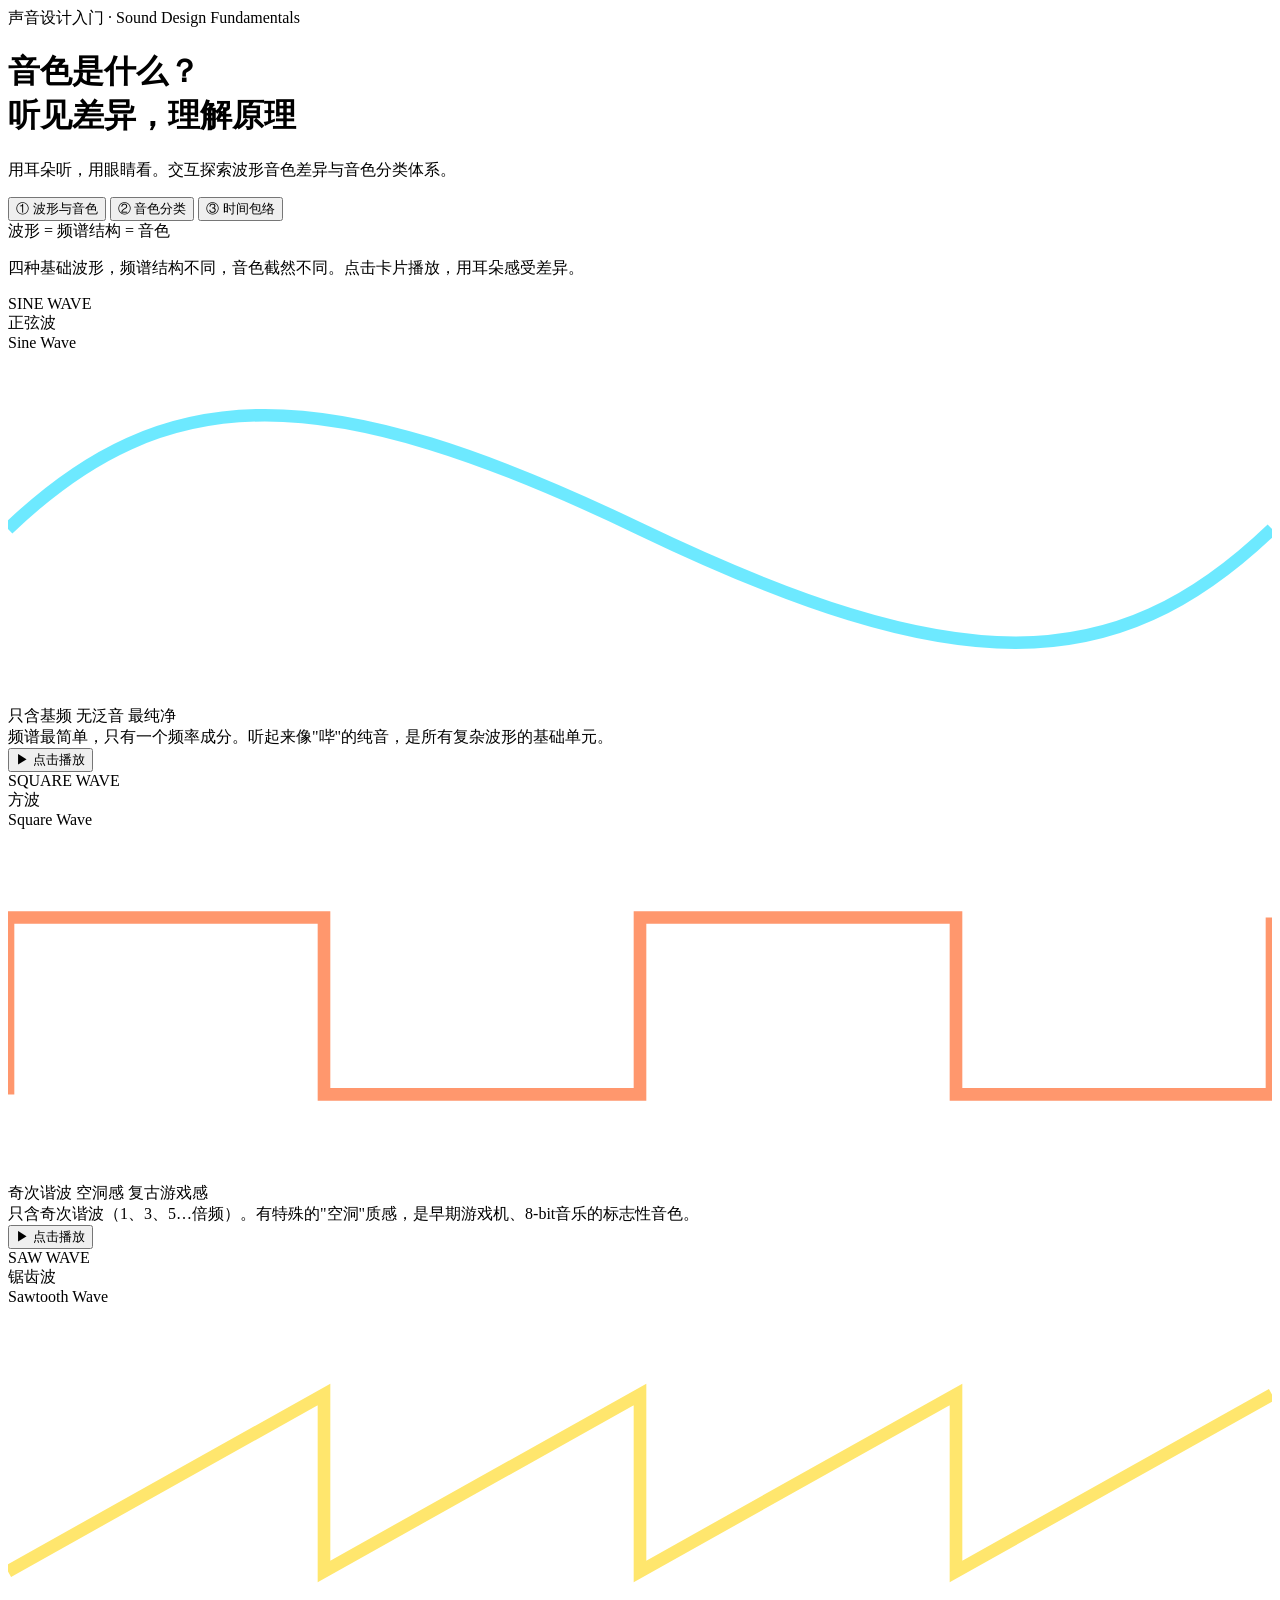
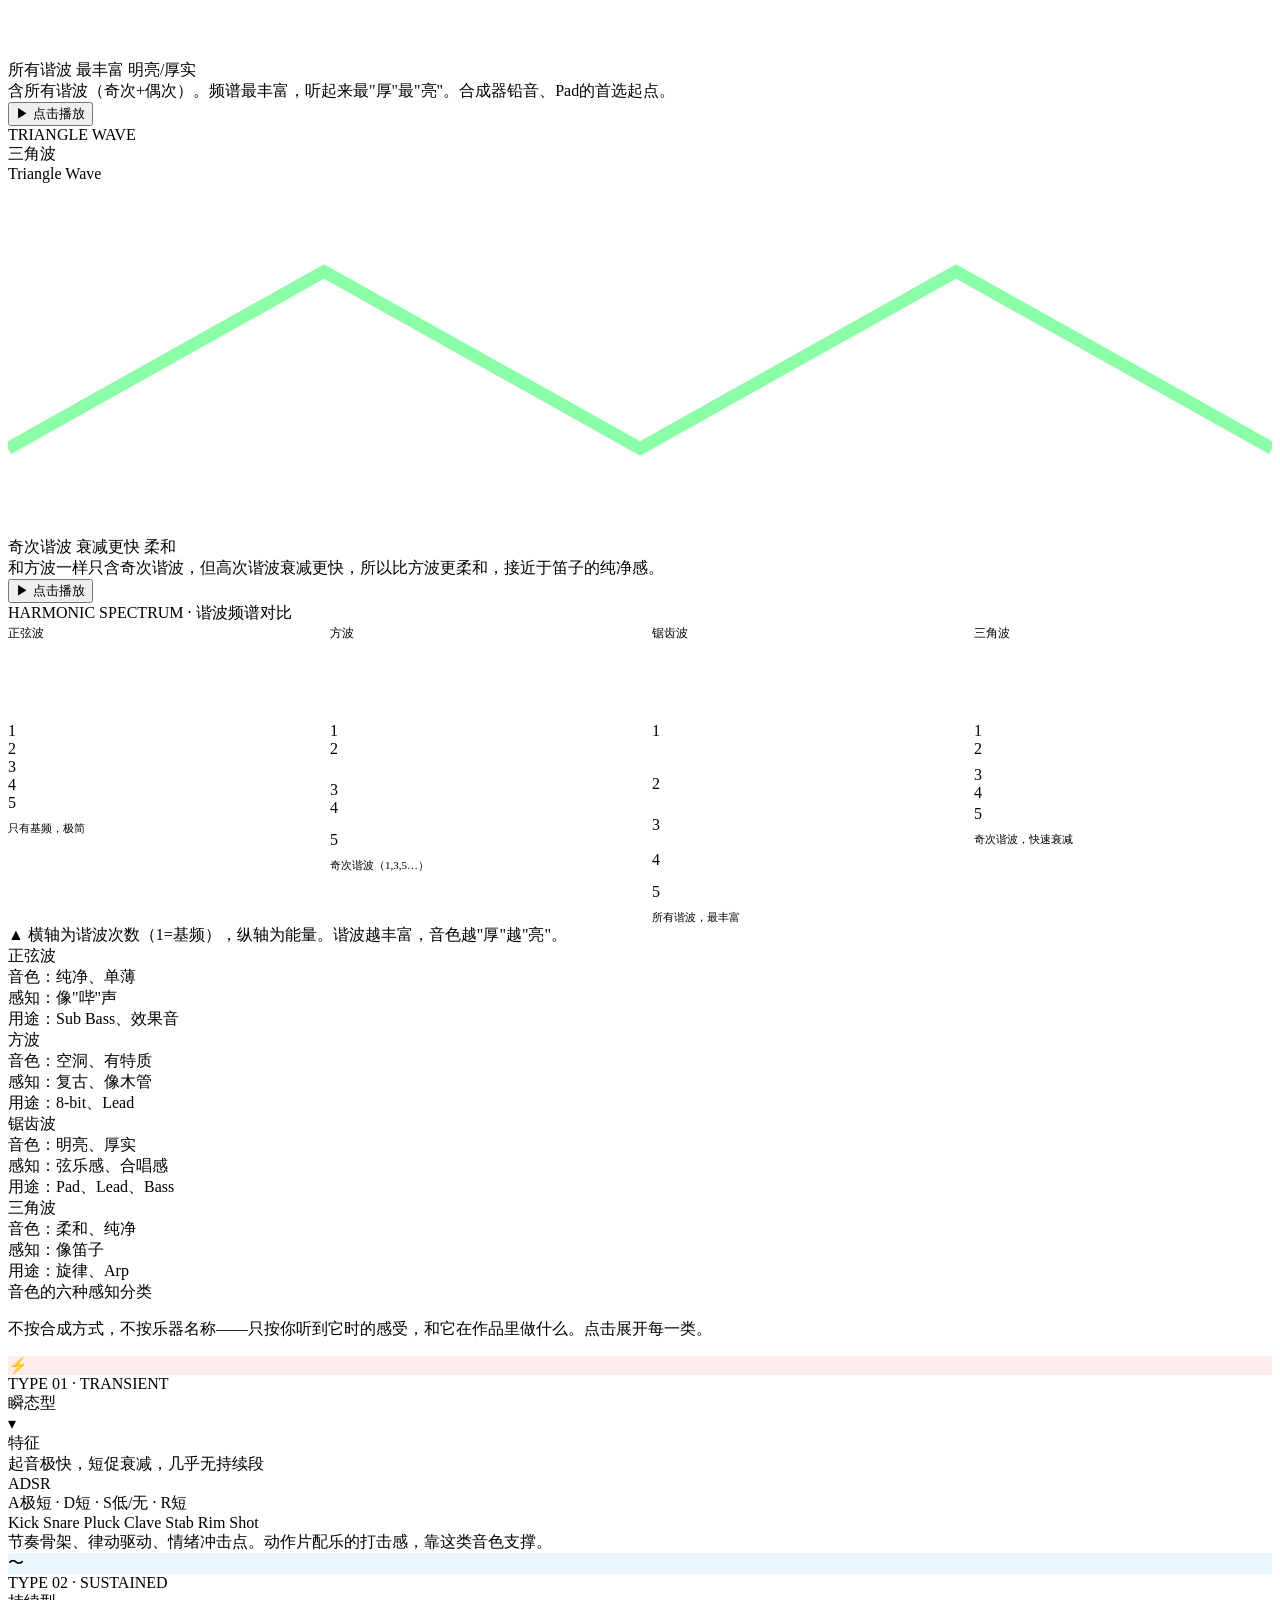
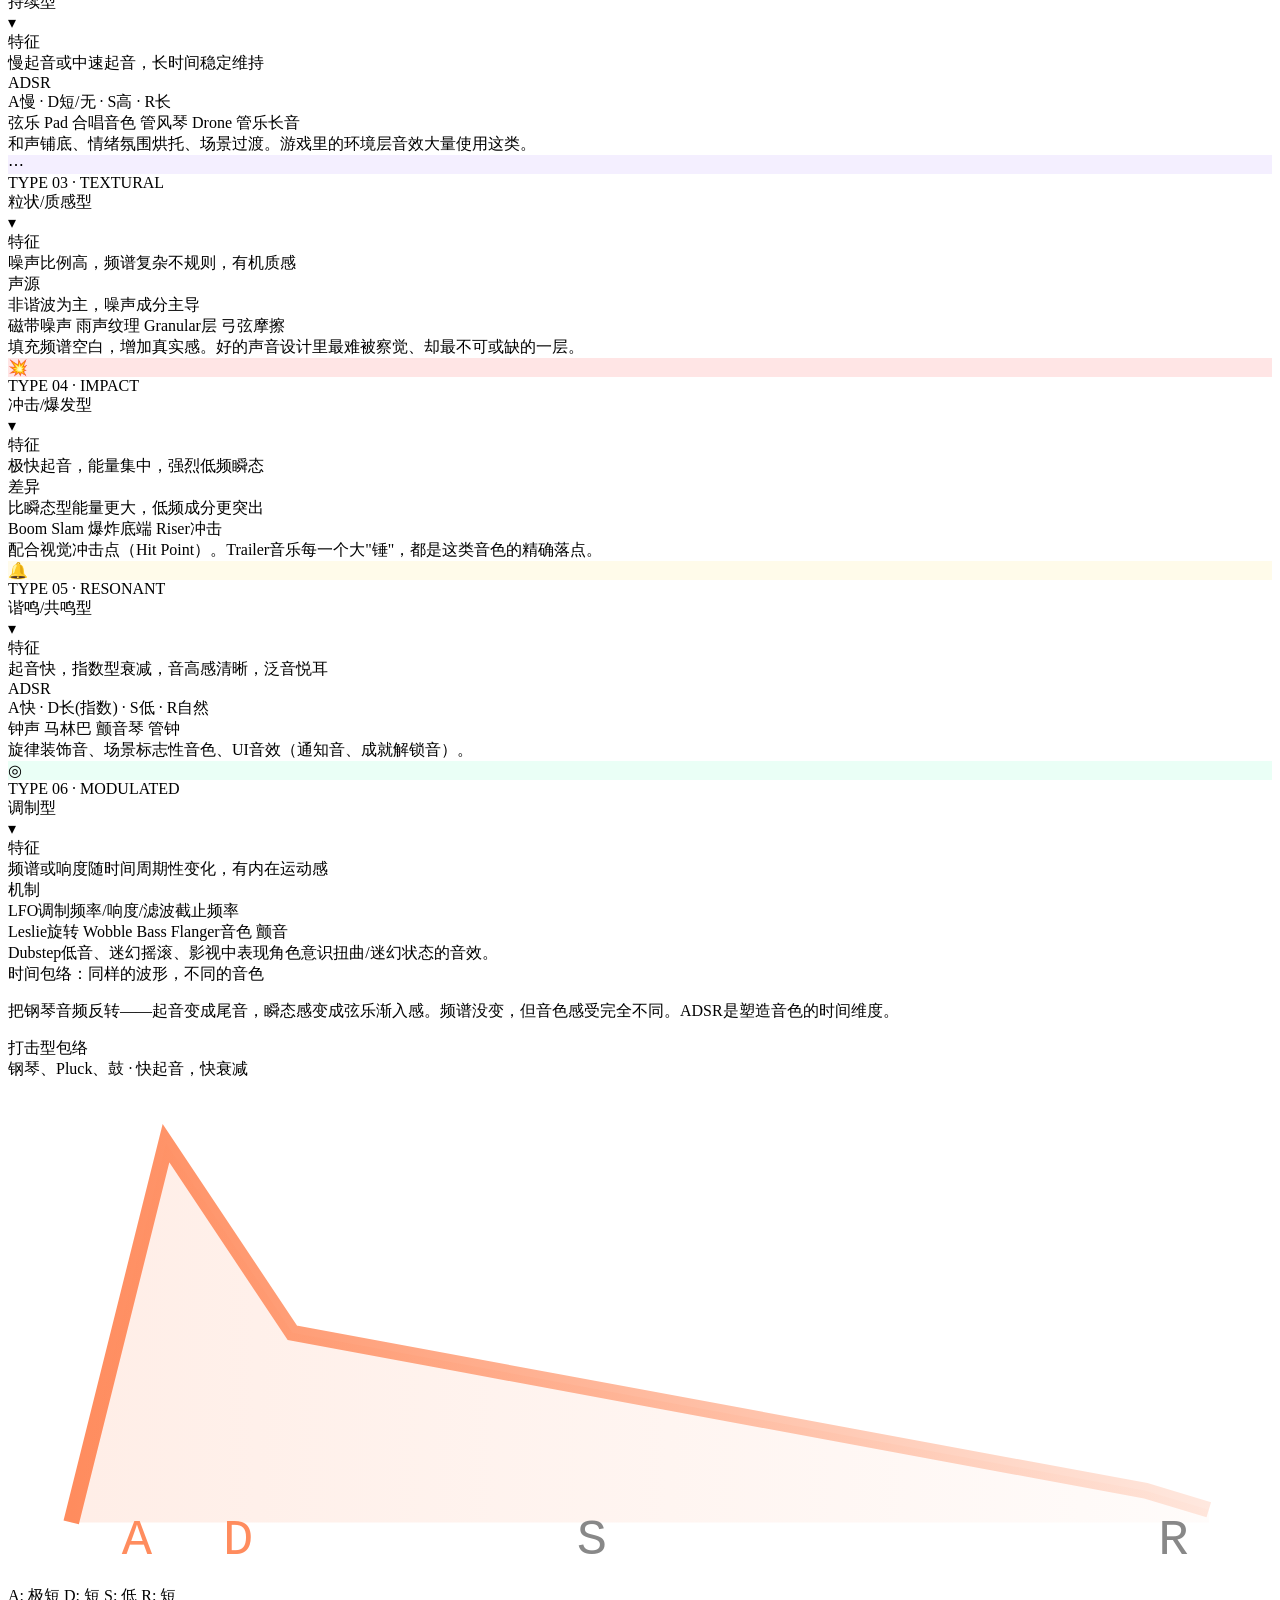
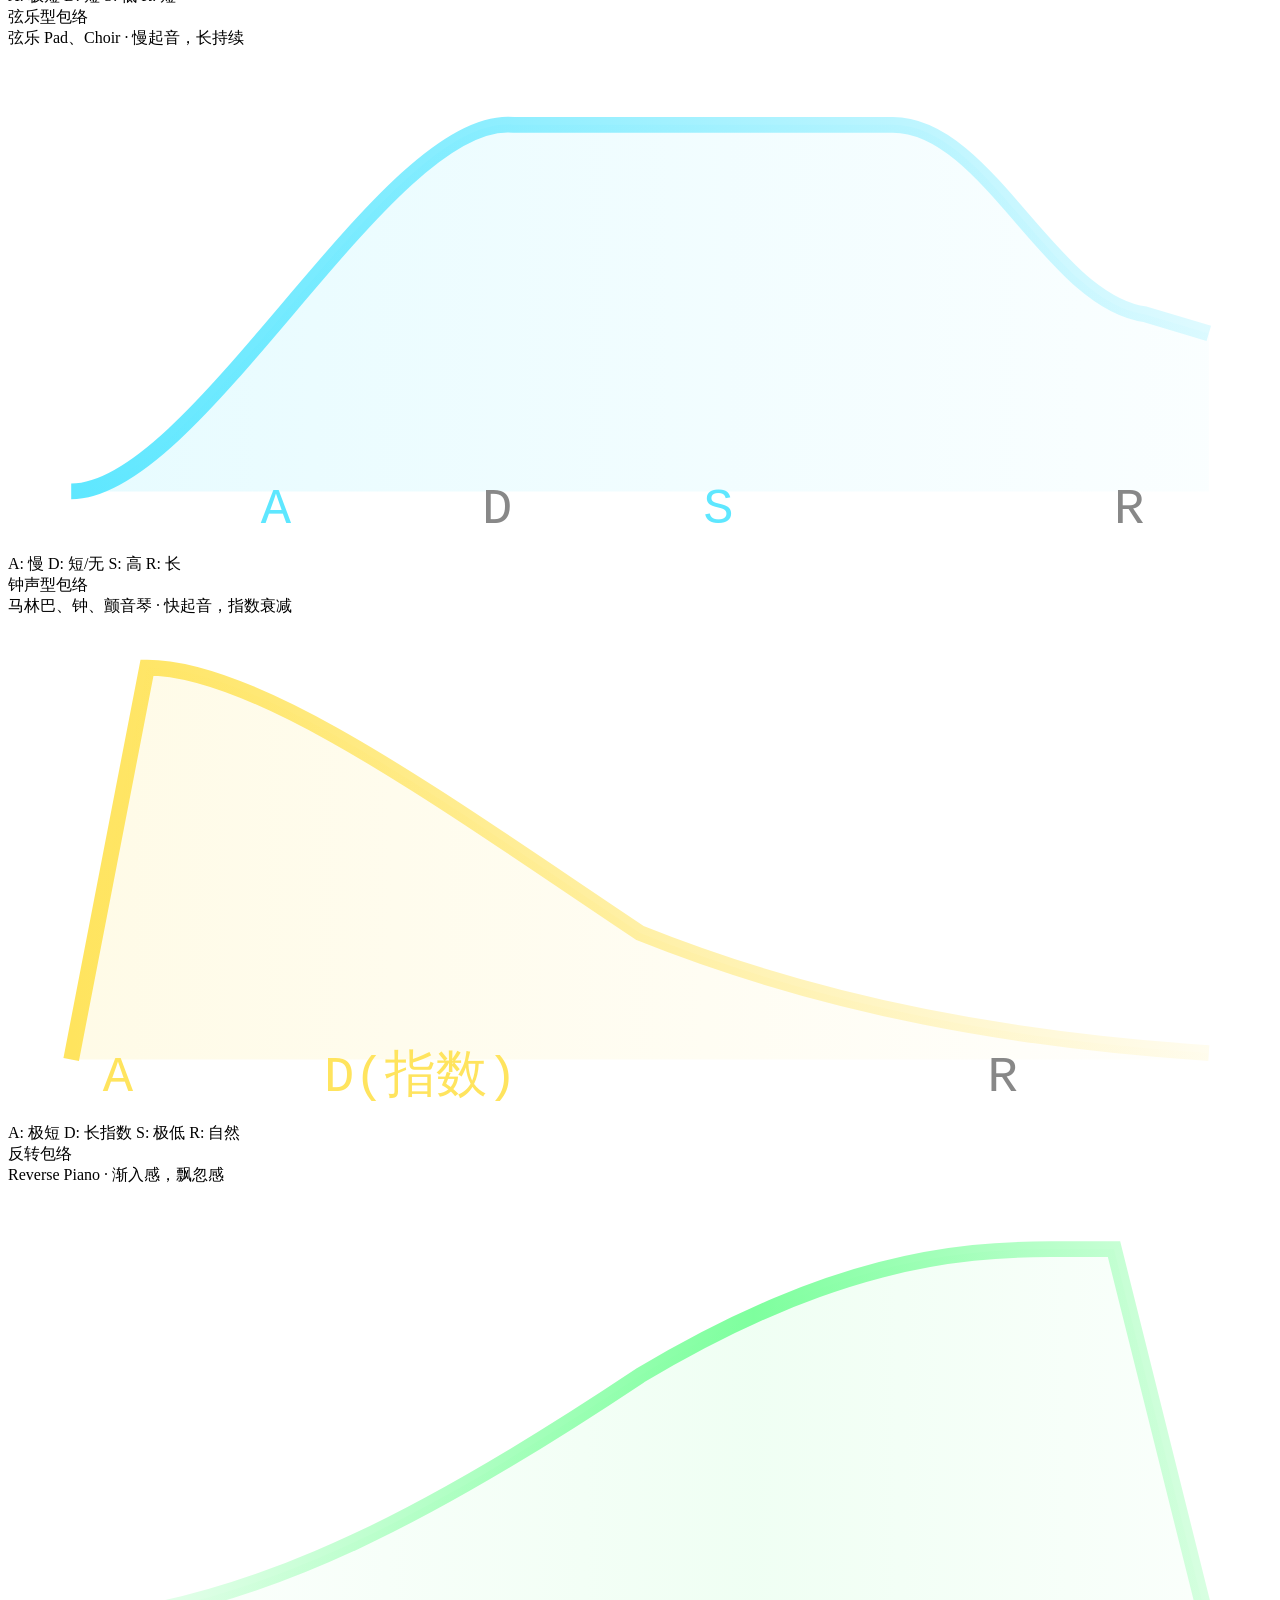
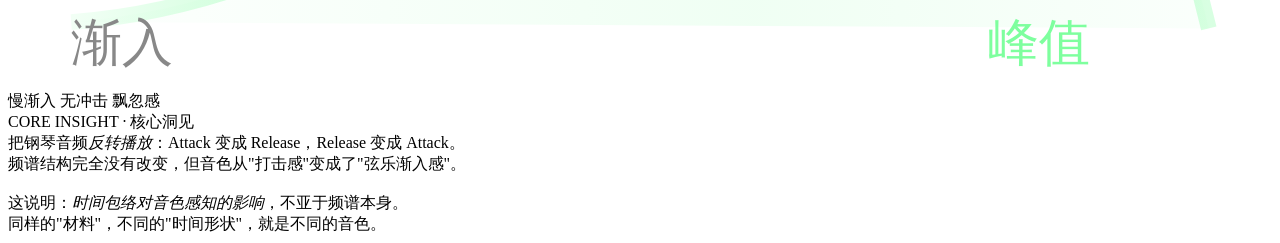
<file: timbre_explorer.html>
<link href="https://fonts.googleapis.com/css2?family=Noto+Serif+SC:wght@400;600;700&family=Space+Mono:wght@400;700&family=Noto+Sans+SC:wght@300;400;500&display=swap" rel="stylesheet">
</head>
<body>

<header>
  <div class="header-label">声音设计入门 · Sound Design Fundamentals</div>
  <h1>音色是什么？<br><span>听见差异，理解原理</span></h1>
  <p class="header-sub">用耳朵听，用眼睛看。交互探索波形音色差异与音色分类体系。</p>
</header>

<nav class="nav">
  <button class="nav-btn active" onclick="switchTab('wave')">① 波形与音色</button>
  <button class="nav-btn" onclick="switchTab('timbre')">② 音色分类</button>
  <button class="nav-btn" onclick="switchTab('envelope')">③ 时间包络</button>
</nav>

<!-- ══════════ TAB 1: 波形 ══════════ -->
<section class="section active" id="tab-wave">
  <div class="section-title">波形 = 频谱结构 = 音色</div>
  <p class="section-desc">四种基础波形，频谱结构不同，音色截然不同。点击卡片播放，用耳朵感受差异。</p>

  <div class="wave-grid">
    <!-- 正弦波 -->
    <div class="wave-card" data-wave="sine">
      <div class="wave-name">SINE WAVE</div>
      <div class="wave-title">正弦波</div>
      <div class="wave-en">Sine Wave</div>
      <svg class="wave-svg" viewBox="0 0 200 56" preserveAspectRatio="none">
        <path d="M0,28 C25,4 50,4 100,28 C150,52 175,52 200,28" stroke="#5ee7ff" stroke-width="2" fill="none" opacity="0.9"/>
      </svg>
      <div class="wave-tags">
        <span class="wave-tag">只含基频</span>
        <span class="wave-tag">无泛音</span>
        <span class="wave-tag">最纯净</span>
      </div>
      <div class="wave-desc">频谱最简单，只有一个频率成分。听起来像"哔"的纯音，是所有复杂波形的基础单元。</div>
      <button class="play-btn" onclick="playWave('sine', this)">
        <span class="play-icon">▶</span>
        <span class="btn-text">点击播放</span>
      </button>
    </div>

    <!-- 方波 -->
    <div class="wave-card" data-wave="square">
      <div class="wave-name">SQUARE WAVE</div>
      <div class="wave-title">方波</div>
      <div class="wave-en">Square Wave</div>
      <svg class="wave-svg" viewBox="0 0 200 56" preserveAspectRatio="none">
        <path d="M0,42 L0,14 L50,14 L50,42 L100,42 L100,14 L150,14 L150,42 L200,42 L200,14" stroke="#ff8c5e" stroke-width="2" fill="none" opacity="0.9"/>
      </svg>
      <div class="wave-tags">
        <span class="wave-tag">奇次谐波</span>
        <span class="wave-tag">空洞感</span>
        <span class="wave-tag">复古游戏感</span>
      </div>
      <div class="wave-desc">只含奇次谐波（1、3、5…倍频）。有特殊的"空洞"质感，是早期游戏机、8-bit音乐的标志性音色。</div>
      <button class="play-btn" onclick="playWave('square', this)">
        <span class="play-icon">▶</span>
        <span class="btn-text">点击播放</span>
      </button>
    </div>

    <!-- 锯齿波 -->
    <div class="wave-card" data-wave="saw">
      <div class="wave-name">SAW WAVE</div>
      <div class="wave-title">锯齿波</div>
      <div class="wave-en">Sawtooth Wave</div>
      <svg class="wave-svg" viewBox="0 0 200 56" preserveAspectRatio="none">
        <path d="M0,42 L50,14 L50,42 L100,14 L100,42 L150,14 L150,42 L200,14" stroke="#ffe45e" stroke-width="2" fill="none" opacity="0.9"/>
      </svg>
      <div class="wave-tags">
        <span class="wave-tag">所有谐波</span>
        <span class="wave-tag">最丰富</span>
        <span class="wave-tag">明亮/厚实</span>
      </div>
      <div class="wave-desc">含所有谐波（奇次+偶次）。频谱最丰富，听起来最"厚"最"亮"。合成器铅音、Pad的首选起点。</div>
      <button class="play-btn" onclick="playWave('saw', this)">
        <span class="play-icon">▶</span>
        <span class="btn-text">点击播放</span>
      </button>
    </div>

    <!-- 三角波 -->
    <div class="wave-card" data-wave="tri">
      <div class="wave-name">TRIANGLE WAVE</div>
      <div class="wave-title">三角波</div>
      <div class="wave-en">Triangle Wave</div>
      <svg class="wave-svg" viewBox="0 0 200 56" preserveAspectRatio="none">
        <path d="M0,42 L50,14 L100,42 L150,14 L200,42" stroke="#7eff9e" stroke-width="2" fill="none" opacity="0.9"/>
      </svg>
      <div class="wave-tags">
        <span class="wave-tag">奇次谐波</span>
        <span class="wave-tag">衰减更快</span>
        <span class="wave-tag">柔和</span>
      </div>
      <div class="wave-desc">和方波一样只含奇次谐波，但高次谐波衰减更快，所以比方波更柔和，接近于笛子的纯净感。</div>
      <button class="play-btn" onclick="playWave('tri', this)">
        <span class="play-icon">▶</span>
        <span class="btn-text">点击播放</span>
      </button>
    </div>
  </div>

  <!-- 频谱面板 -->
  <div class="spectrum-panel">
    <div class="spectrum-title">HARMONIC SPECTRUM · 谐波频谱对比</div>
    <div style="display:grid; grid-template-columns: repeat(4,1fr); gap: 24px;">
      <div>
        <div style="font-size:12px; color:var(--sine); margin-bottom:10px; font-family:'Space Mono',monospace;">正弦波</div>
        <div class="spectrum-bars" id="spec-sine">
          <div class="spec-bar-wrap"><div class="spec-bar" style="height:70px; background:var(--sine);"></div><div class="spec-label">1</div></div>
          <div class="spec-bar-wrap"><div class="spec-bar" style="height:0px; background:var(--sine);"></div><div class="spec-label">2</div></div>
          <div class="spec-bar-wrap"><div class="spec-bar" style="height:0px; background:var(--sine);"></div><div class="spec-label">3</div></div>
          <div class="spec-bar-wrap"><div class="spec-bar" style="height:0px; background:var(--sine);"></div><div class="spec-label">4</div></div>
          <div class="spec-bar-wrap"><div class="spec-bar" style="height:0px; background:var(--sine);"></div><div class="spec-label">5</div></div>
        </div>
        <div style="font-size:11px; color:var(--text-dim); margin-top:8px; line-height:1.5;">只有基频，极简</div>
      </div>
      <div>
        <div style="font-size:12px; color:var(--square); margin-bottom:10px; font-family:'Space Mono',monospace;">方波</div>
        <div class="spectrum-bars">
          <div class="spec-bar-wrap"><div class="spec-bar" style="height:70px; background:var(--square);"></div><div class="spec-label">1</div></div>
          <div class="spec-bar-wrap"><div class="spec-bar" style="height:0px; background:var(--square);"></div><div class="spec-label">2</div></div>
          <div class="spec-bar-wrap"><div class="spec-bar" style="height:23px; background:var(--square);"></div><div class="spec-label">3</div></div>
          <div class="spec-bar-wrap"><div class="spec-bar" style="height:0px; background:var(--square);"></div><div class="spec-label">4</div></div>
          <div class="spec-bar-wrap"><div class="spec-bar" style="height:14px; background:var(--square);"></div><div class="spec-label">5</div></div>
        </div>
        <div style="font-size:11px; color:var(--text-dim); margin-top:8px; line-height:1.5;">奇次谐波（1,3,5…）</div>
      </div>
      <div>
        <div style="font-size:12px; color:var(--saw); margin-bottom:10px; font-family:'Space Mono',monospace;">锯齿波</div>
        <div class="spectrum-bars">
          <div class="spec-bar-wrap"><div class="spec-bar" style="height:70px; background:var(--saw);"></div><div class="spec-label">1</div></div>
          <div class="spec-bar-wrap"><div class="spec-bar" style="height:35px; background:var(--saw);"></div><div class="spec-label">2</div></div>
          <div class="spec-bar-wrap"><div class="spec-bar" style="height:23px; background:var(--saw);"></div><div class="spec-label">3</div></div>
          <div class="spec-bar-wrap"><div class="spec-bar" style="height:17px; background:var(--saw);"></div><div class="spec-label">4</div></div>
          <div class="spec-bar-wrap"><div class="spec-bar" style="height:14px; background:var(--saw);"></div><div class="spec-label">5</div></div>
        </div>
        <div style="font-size:11px; color:var(--text-dim); margin-top:8px; line-height:1.5;">所有谐波，最丰富</div>
      </div>
      <div>
        <div style="font-size:12px; color:var(--tri); margin-bottom:10px; font-family:'Space Mono',monospace;">三角波</div>
        <div class="spectrum-bars">
          <div class="spec-bar-wrap"><div class="spec-bar" style="height:70px; background:var(--tri);"></div><div class="spec-label">1</div></div>
          <div class="spec-bar-wrap"><div class="spec-bar" style="height:0px; background:var(--tri);"></div><div class="spec-label">2</div></div>
          <div class="spec-bar-wrap"><div class="spec-bar" style="height:8px; background:var(--tri);"></div><div class="spec-label">3</div></div>
          <div class="spec-bar-wrap"><div class="spec-bar" style="height:0px; background:var(--tri);"></div><div class="spec-label">4</div></div>
          <div class="spec-bar-wrap"><div class="spec-bar" style="height:3px; background:var(--tri);"></div><div class="spec-label">5</div></div>
        </div>
        <div style="font-size:11px; color:var(--text-dim); margin-top:8px; line-height:1.5;">奇次谐波，快速衰减</div>
      </div>
    </div>
    <div class="spectrum-note">▲ 横轴为谐波次数（1=基频），纵轴为能量。谐波越丰富，音色越"厚"越"亮"。</div>
  </div>

  <div class="compare-row">
    <div class="compare-item">
      <div class="compare-wave" style="color:var(--sine)">正弦波</div>
      <div class="compare-attr">音色：纯净、单薄<br>感知：像"哔"声<br>用途：Sub Bass、效果音</div>
    </div>
    <div class="compare-item">
      <div class="compare-wave" style="color:var(--square)">方波</div>
      <div class="compare-attr">音色：空洞、有特质<br>感知：复古、像木管<br>用途：8-bit、Lead</div>
    </div>
    <div class="compare-item">
      <div class="compare-wave" style="color:var(--saw)">锯齿波</div>
      <div class="compare-attr">音色：明亮、厚实<br>感知：弦乐感、合唱感<br>用途：Pad、Lead、Bass</div>
    </div>
    <div class="compare-item">
      <div class="compare-wave" style="color:var(--tri)">三角波</div>
      <div class="compare-attr">音色：柔和、纯净<br>感知：像笛子<br>用途：旋律、Arp</div>
    </div>
  </div>
</section>

<!-- ══════════ TAB 2: 音色分类 ══════════ -->
<section class="section" id="tab-timbre">
  <div class="section-title">音色的六种感知分类</div>
  <p class="section-desc">不按合成方式，不按乐器名称——只按你听到它时的感受，和它在作品里做什么。点击展开每一类。</p>

  <div class="timbre-grid">

    <div class="timbre-card" onclick="toggleTimbre(this)">
      <div class="timbre-header">
        <div class="timbre-icon" style="background:rgba(255,100,100,0.12);">⚡</div>
        <div class="timbre-info">
          <div class="timbre-type">TYPE 01 · TRANSIENT</div>
          <div class="timbre-name">瞬态型</div>
        </div>
        <div class="timbre-toggle">▾</div>
      </div>
      <div class="timbre-body">
        <div class="timbre-content">
          <div class="timbre-feature">
            <div class="feature-label">特征</div>
            <div class="feature-val">起音极快，短促衰减，几乎无持续段</div>
          </div>
          <div class="timbre-feature">
            <div class="feature-label">ADSR</div>
            <div class="feature-val">A极短 · D短 · S低/无 · R短</div>
          </div>
          <div class="timbre-examples">
            <span class="example-tag">Kick</span>
            <span class="example-tag">Snare</span>
            <span class="example-tag">Pluck</span>
            <span class="example-tag">Clave</span>
            <span class="example-tag">Stab</span>
            <span class="example-tag">Rim Shot</span>
          </div>
          <div class="timbre-use" style="border-color:#ff6464;">
            节奏骨架、律动驱动、情绪冲击点。动作片配乐的打击感，靠这类音色支撑。
          </div>
        </div>
      </div>
    </div>

    <div class="timbre-card" onclick="toggleTimbre(this)">
      <div class="timbre-header">
        <div class="timbre-icon" style="background:rgba(94,180,255,0.12);">〜</div>
        <div class="timbre-info">
          <div class="timbre-type">TYPE 02 · SUSTAINED</div>
          <div class="timbre-name">持续型</div>
        </div>
        <div class="timbre-toggle">▾</div>
      </div>
      <div class="timbre-body">
        <div class="timbre-content">
          <div class="timbre-feature">
            <div class="feature-label">特征</div>
            <div class="feature-val">慢起音或中速起音，长时间稳定维持</div>
          </div>
          <div class="timbre-feature">
            <div class="feature-label">ADSR</div>
            <div class="feature-val">A慢 · D短/无 · S高 · R长</div>
          </div>
          <div class="timbre-examples">
            <span class="example-tag">弦乐 Pad</span>
            <span class="example-tag">合唱音色</span>
            <span class="example-tag">管风琴</span>
            <span class="example-tag">Drone</span>
            <span class="example-tag">管乐长音</span>
          </div>
          <div class="timbre-use" style="border-color:#5eb4ff;">
            和声铺底、情绪氛围烘托、场景过渡。游戏里的环境层音效大量使用这类。
          </div>
        </div>
      </div>
    </div>

    <div class="timbre-card" onclick="toggleTimbre(this)">
      <div class="timbre-header">
        <div class="timbre-icon" style="background:rgba(160,120,255,0.12);">⋯</div>
        <div class="timbre-info">
          <div class="timbre-type">TYPE 03 · TEXTURAL</div>
          <div class="timbre-name">粒状/质感型</div>
        </div>
        <div class="timbre-toggle">▾</div>
      </div>
      <div class="timbre-body">
        <div class="timbre-content">
          <div class="timbre-feature">
            <div class="feature-label">特征</div>
            <div class="feature-val">噪声比例高，频谱复杂不规则，有机质感</div>
          </div>
          <div class="timbre-feature">
            <div class="feature-label">声源</div>
            <div class="feature-val">非谐波为主，噪声成分主导</div>
          </div>
          <div class="timbre-examples">
            <span class="example-tag">磁带噪声</span>
            <span class="example-tag">雨声纹理</span>
            <span class="example-tag">Granular层</span>
            <span class="example-tag">弓弦摩擦</span>
          </div>
          <div class="timbre-use" style="border-color:#a078ff;">
            填充频谱空白，增加真实感。好的声音设计里最难被察觉、却最不可或缺的一层。
          </div>
        </div>
      </div>
    </div>

    <div class="timbre-card" onclick="toggleTimbre(this)">
      <div class="timbre-header">
        <div class="timbre-icon" style="background:rgba(255,80,80,0.15);">💥</div>
        <div class="timbre-info">
          <div class="timbre-type">TYPE 04 · IMPACT</div>
          <div class="timbre-name">冲击/爆发型</div>
        </div>
        <div class="timbre-toggle">▾</div>
      </div>
      <div class="timbre-body">
        <div class="timbre-content">
          <div class="timbre-feature">
            <div class="feature-label">特征</div>
            <div class="feature-val">极快起音，能量集中，强烈低频瞬态</div>
          </div>
          <div class="timbre-feature">
            <div class="feature-label">差异</div>
            <div class="feature-val">比瞬态型能量更大，低频成分更突出</div>
          </div>
          <div class="timbre-examples">
            <span class="example-tag">Boom</span>
            <span class="example-tag">Slam</span>
            <span class="example-tag">爆炸底端</span>
            <span class="example-tag">Riser冲击</span>
          </div>
          <div class="timbre-use" style="border-color:#ff5050;">
            配合视觉冲击点（Hit Point）。Trailer音乐每一个大"锤"，都是这类音色的精确落点。
          </div>
        </div>
      </div>
    </div>

    <div class="timbre-card" onclick="toggleTimbre(this)">
      <div class="timbre-header">
        <div class="timbre-icon" style="background:rgba(255,220,80,0.12);">🔔</div>
        <div class="timbre-info">
          <div class="timbre-type">TYPE 05 · RESONANT</div>
          <div class="timbre-name">谐鸣/共鸣型</div>
        </div>
        <div class="timbre-toggle">▾</div>
      </div>
      <div class="timbre-body">
        <div class="timbre-content">
          <div class="timbre-feature">
            <div class="feature-label">特征</div>
            <div class="feature-val">起音快，指数型衰减，音高感清晰，泛音悦耳</div>
          </div>
          <div class="timbre-feature">
            <div class="feature-label">ADSR</div>
            <div class="feature-val">A快 · D长(指数) · S低 · R自然</div>
          </div>
          <div class="timbre-examples">
            <span class="example-tag">钟声</span>
            <span class="example-tag">马林巴</span>
            <span class="example-tag">颤音琴</span>
            <span class="example-tag">管钟</span>
          </div>
          <div class="timbre-use" style="border-color:#ffdc50;">
            旋律装饰音、场景标志性音色、UI音效（通知音、成就解锁音）。
          </div>
        </div>
      </div>
    </div>

    <div class="timbre-card" onclick="toggleTimbre(this)">
      <div class="timbre-header">
        <div class="timbre-icon" style="background:rgba(80,255,180,0.12);">◎</div>
        <div class="timbre-info">
          <div class="timbre-type">TYPE 06 · MODULATED</div>
          <div class="timbre-name">调制型</div>
        </div>
        <div class="timbre-toggle">▾</div>
      </div>
      <div class="timbre-body">
        <div class="timbre-content">
          <div class="timbre-feature">
            <div class="feature-label">特征</div>
            <div class="feature-val">频谱或响度随时间周期性变化，有内在运动感</div>
          </div>
          <div class="timbre-feature">
            <div class="feature-label">机制</div>
            <div class="feature-val">LFO调制频率/响度/滤波截止频率</div>
          </div>
          <div class="timbre-examples">
            <span class="example-tag">Leslie旋转</span>
            <span class="example-tag">Wobble Bass</span>
            <span class="example-tag">Flanger音色</span>
            <span class="example-tag">颤音</span>
          </div>
          <div class="timbre-use" style="border-color:#50ffb4;">
            Dubstep低音、迷幻摇滚、影视中表现角色意识扭曲/迷幻状态的音效。
          </div>
        </div>
      </div>
    </div>

  </div>
</section>

<!-- ══════════ TAB 3: 时间包络 ══════════ -->
<section class="section" id="tab-envelope">
  <div class="section-title">时间包络：同样的波形，不同的音色</div>
  <p class="section-desc">把钢琴音频反转——起音变成尾音，瞬态感变成弦乐渐入感。频谱没变，但音色感受完全不同。ADSR是塑造音色的时间维度。</p>

  <div class="envelope-demo">
    <div class="env-panel">
      <div class="env-title">打击型包络</div>
      <div class="env-sub">钢琴、Pluck、鼓 · 快起音，快衰减</div>
      <svg class="env-svg" viewBox="0 0 200 80" preserveAspectRatio="none">
        <defs>
          <linearGradient id="g1" x1="0" y1="0" x2="1" y2="0">
            <stop offset="0%" stop-color="#ff8c5e"/>
            <stop offset="100%" stop-color="#ff8c5e" stop-opacity="0.2"/>
          </linearGradient>
        </defs>
        <path d="M10,70 L25,10 L45,40 L180,65 L190,68" stroke="url(#g1)" stroke-width="2.5" fill="none"/>
        <path d="M10,70 L25,10 L45,40 L180,65 L190,68 L190,70 Z" fill="url(#g1)" opacity="0.15"/>
        <text x="18" y="75" fill="#ff8c5e" font-size="8" font-family="monospace">A</text>
        <text x="34" y="75" fill="#ff8c5e" font-size="8" font-family="monospace">D</text>
        <text x="90" y="75" fill="#888" font-size="8" font-family="monospace">S</text>
        <text x="182" y="75" fill="#888" font-size="8" font-family="monospace">R</text>
      </svg>
      <div class="env-tags">
        <span class="env-tag">A: 极短</span>
        <span class="env-tag">D: 短</span>
        <span class="env-tag">S: 低</span>
        <span class="env-tag">R: 短</span>
      </div>
    </div>

    <div class="env-panel">
      <div class="env-title">弦乐型包络</div>
      <div class="env-sub">弦乐 Pad、Choir · 慢起音，长持续</div>
      <svg class="env-svg" viewBox="0 0 200 80" preserveAspectRatio="none">
        <defs>
          <linearGradient id="g2" x1="0" y1="0" x2="1" y2="0">
            <stop offset="0%" stop-color="#5ee7ff"/>
            <stop offset="100%" stop-color="#5ee7ff" stop-opacity="0.2"/>
          </linearGradient>
        </defs>
        <path d="M10,70 C30,70 60,10 80,12 L140,12 C155,12 165,40 180,42 L190,45" stroke="url(#g2)" stroke-width="2.5" fill="none"/>
        <path d="M10,70 C30,70 60,10 80,12 L140,12 C155,12 165,40 180,42 L190,45 L190,70 Z" fill="url(#g2)" opacity="0.15"/>
        <text x="40" y="75" fill="#5ee7ff" font-size="8" font-family="monospace">A</text>
        <text x="75" y="75" fill="#888" font-size="8" font-family="monospace">D</text>
        <text x="110" y="75" fill="#5ee7ff" font-size="8" font-family="monospace">S</text>
        <text x="175" y="75" fill="#888" font-size="8" font-family="monospace">R</text>
      </svg>
      <div class="env-tags">
        <span class="env-tag">A: 慢</span>
        <span class="env-tag">D: 短/无</span>
        <span class="env-tag">S: 高</span>
        <span class="env-tag">R: 长</span>
      </div>
    </div>

    <div class="env-panel">
      <div class="env-title">钟声型包络</div>
      <div class="env-sub">马林巴、钟、颤音琴 · 快起音，指数衰减</div>
      <svg class="env-svg" viewBox="0 0 200 80" preserveAspectRatio="none">
        <defs>
          <linearGradient id="g3" x1="0" y1="0" x2="1" y2="0">
            <stop offset="0%" stop-color="#ffe45e"/>
            <stop offset="100%" stop-color="#ffe45e" stop-opacity="0.1"/>
          </linearGradient>
        </defs>
        <path d="M10,70 L22,8 C40,8 70,30 100,50 C130,62 160,67 190,69" stroke="url(#g3)" stroke-width="2.5" fill="none"/>
        <path d="M10,70 L22,8 C40,8 70,30 100,50 C130,62 160,67 190,69 L190,70 Z" fill="url(#g3)" opacity="0.15"/>
        <text x="15" y="75" fill="#ffe45e" font-size="8" font-family="monospace">A</text>
        <text x="50" y="75" fill="#ffe45e" font-size="8" font-family="monospace">D(指数)</text>
        <text x="155" y="75" fill="#888" font-size="8" font-family="monospace">R</text>
      </svg>
      <div class="env-tags">
        <span class="env-tag">A: 极短</span>
        <span class="env-tag">D: 长指数</span>
        <span class="env-tag">S: 极低</span>
        <span class="env-tag">R: 自然</span>
      </div>
    </div>

    <div class="env-panel">
      <div class="env-title">反转包络</div>
      <div class="env-sub">Reverse Piano · 渐入感，飘忽感</div>
      <svg class="env-svg" viewBox="0 0 200 80" preserveAspectRatio="none">
        <defs>
          <linearGradient id="g4" x1="0" y1="0" x2="1" y2="0">
            <stop offset="0%" stop-color="#7eff9e" stop-opacity="0.1"/>
            <stop offset="60%" stop-color="#7eff9e"/>
            <stop offset="100%" stop-color="#7eff9e" stop-opacity="0.3"/>
          </linearGradient>
        </defs>
        <path d="M10,69 C40,67 70,50 100,30 C130,12 150,10 165,10 L175,10 L190,70" stroke="url(#g4)" stroke-width="2.5" fill="none"/>
        <path d="M10,69 C40,67 70,50 100,30 C130,12 150,10 165,10 L175,10 L190,70 Z" fill="url(#g4)" opacity="0.12"/>
        <text x="10" y="75" fill="#888" font-size="8" font-family="monospace">渐入</text>
        <text x="155" y="75" fill="#7eff9e" font-size="8" font-family="monospace">峰值</text>
      </svg>
      <div class="env-tags">
        <span class="env-tag">慢渐入</span>
        <span class="env-tag">无冲击</span>
        <span class="env-tag">飘忽感</span>
      </div>
    </div>
  </div>

  <div class="insight-box">
    <div class="insight-label">CORE INSIGHT · 核心洞见</div>
    <div class="insight-text">
      把钢琴音频<em>反转播放</em>：Attack 变成 Release，Release 变成 Attack。<br>
      频谱结构完全没有改变，但音色从"打击感"变成了"弦乐渐入感"。<br><br>
      这说明：<em>时间包络对音色感知的影响</em>，不亚于频谱本身。<br>
      同样的"材料"，不同的"时间形状"，就是不同的音色。
    </div>
  </div>
</section>
</file>
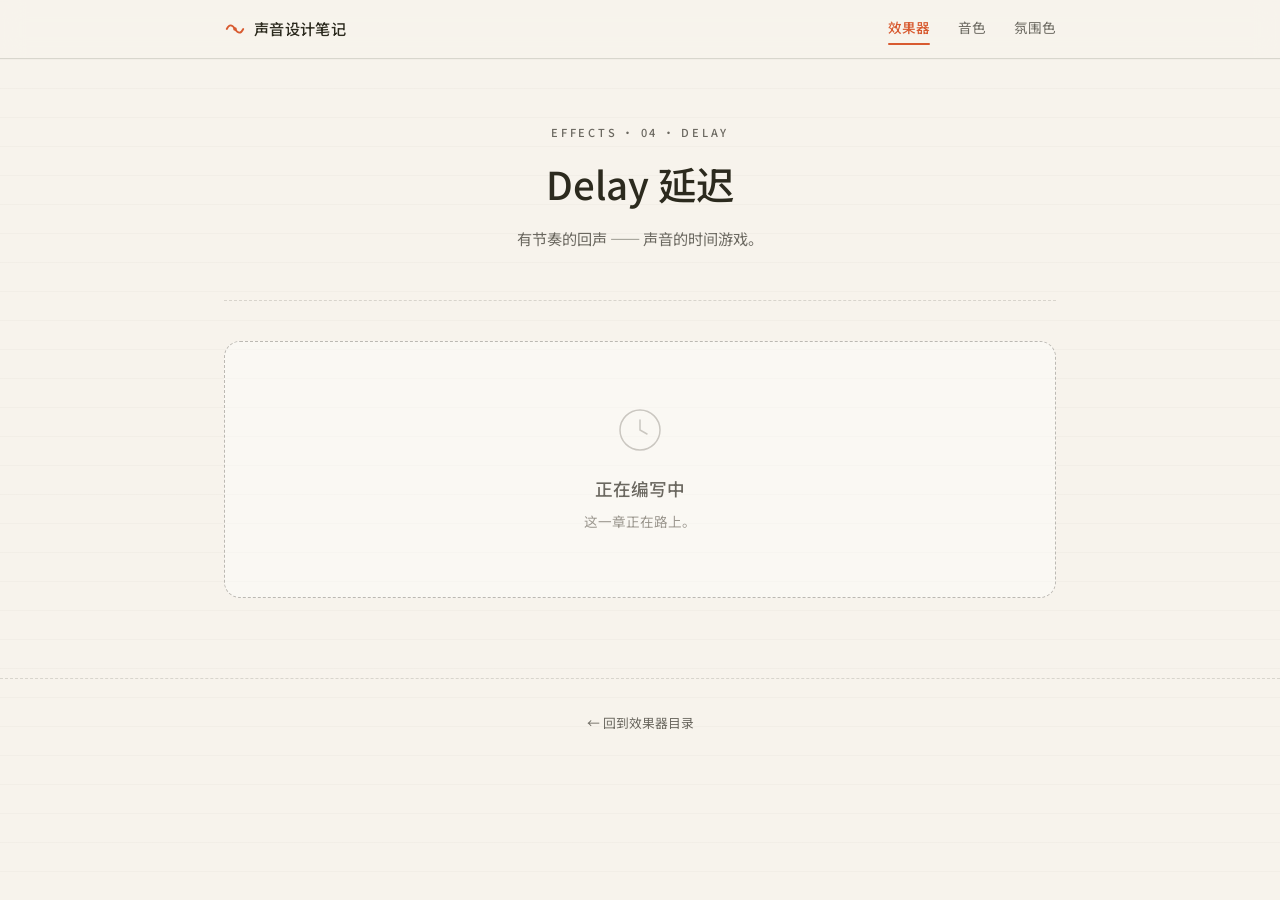
<file: effects/delay.html>
<!DOCTYPE html>
<html lang="zh-CN">
<head>
<meta charset="UTF-8">
<meta name="viewport" content="width=device-width, initial-scale=1.0">
<title>Delay 延迟 · 声音设计笔记</title>
<link rel="stylesheet" href="../assets/css/main.css">
</head>
<body>
<nav class="site-nav">
  <div class="nav-inner">
    <a href="../index.html" class="nav-logo">
      <svg viewBox="0 0 24 24" fill="none" xmlns="http://www.w3.org/2000/svg">
        <path d="M3 12 Q7 4 12 12 Q17 20 21 12" stroke="#D85A30" stroke-width="2" stroke-linecap="round" fill="none"/>
        <circle cx="12" cy="12" r="2" fill="#D85A30"/>
      </svg>
      声音设计笔记
    </a>
    <div class="nav-links">
      <a href="index.html" class="active">效果器</a>
      <a href="../timbre/index.html">音色</a>
      <a href="../atmosphere/index.html">氛围色</a>
    </div>
  </div>
</nav>
<div class="container">
  <header class="page-header">
    <div class="page-eyebrow">EFFECTS · 04 · DELAY</div>
    <h1>Delay 延迟</h1>
    <p class="lead">有节奏的回声 —— 声音的时间游戏。</p>
  </header>
  <div class="coming-soon">
    <svg width="48" height="48" viewBox="0 0 48 48" fill="none" xmlns="http://www.w3.org/2000/svg">
      <circle cx="24" cy="24" r="20" stroke="#9B978E" stroke-width="1.5" fill="none"/>
      <path d="M24 14 L24 24 L31 28" stroke="#9B978E" stroke-width="1.5" stroke-linecap="round"/>
    </svg>
    <h3>正在编写中</h3>
    <p>这一章正在路上。</p>
  </div>
</div>
<footer class="site-footer"><p><a href="index.html" style="color:var(--ink-light);text-decoration:none;">← 回到效果器目录</a></p></footer>
</body>
</html>
</file>
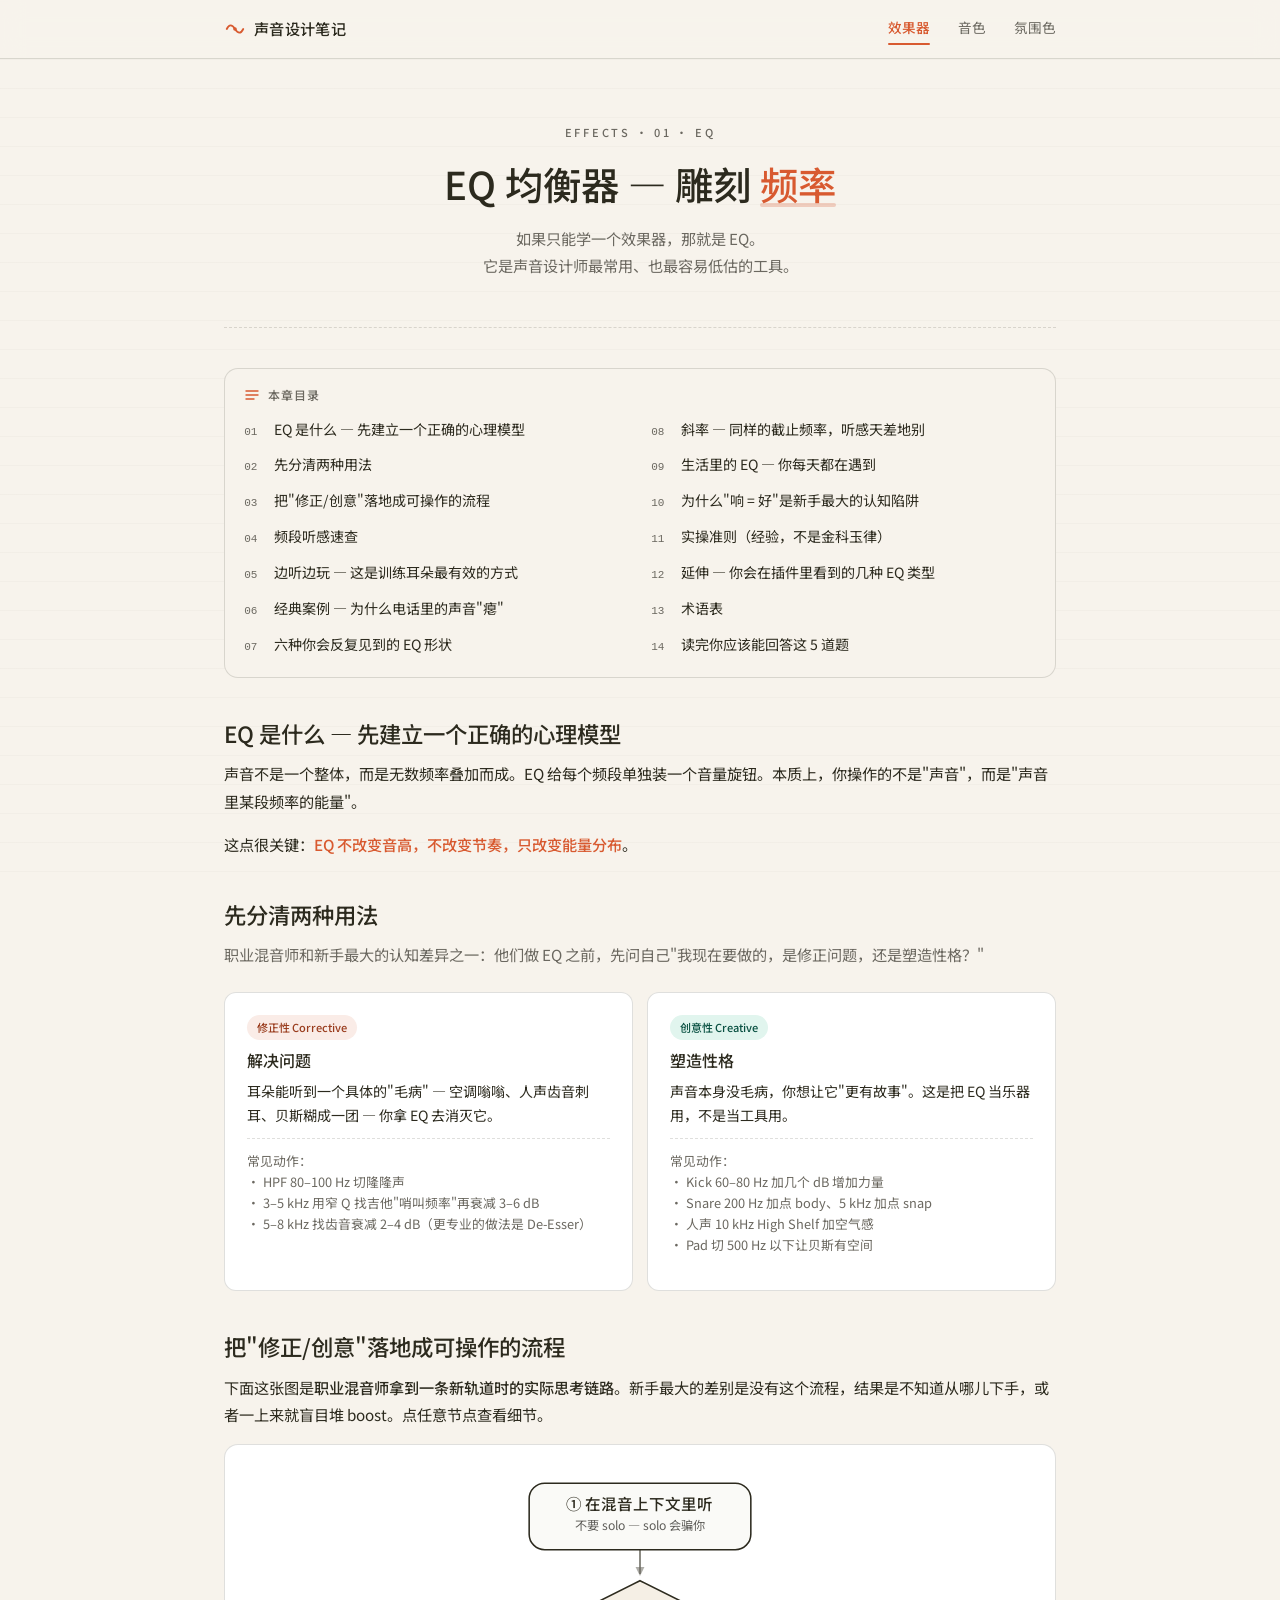
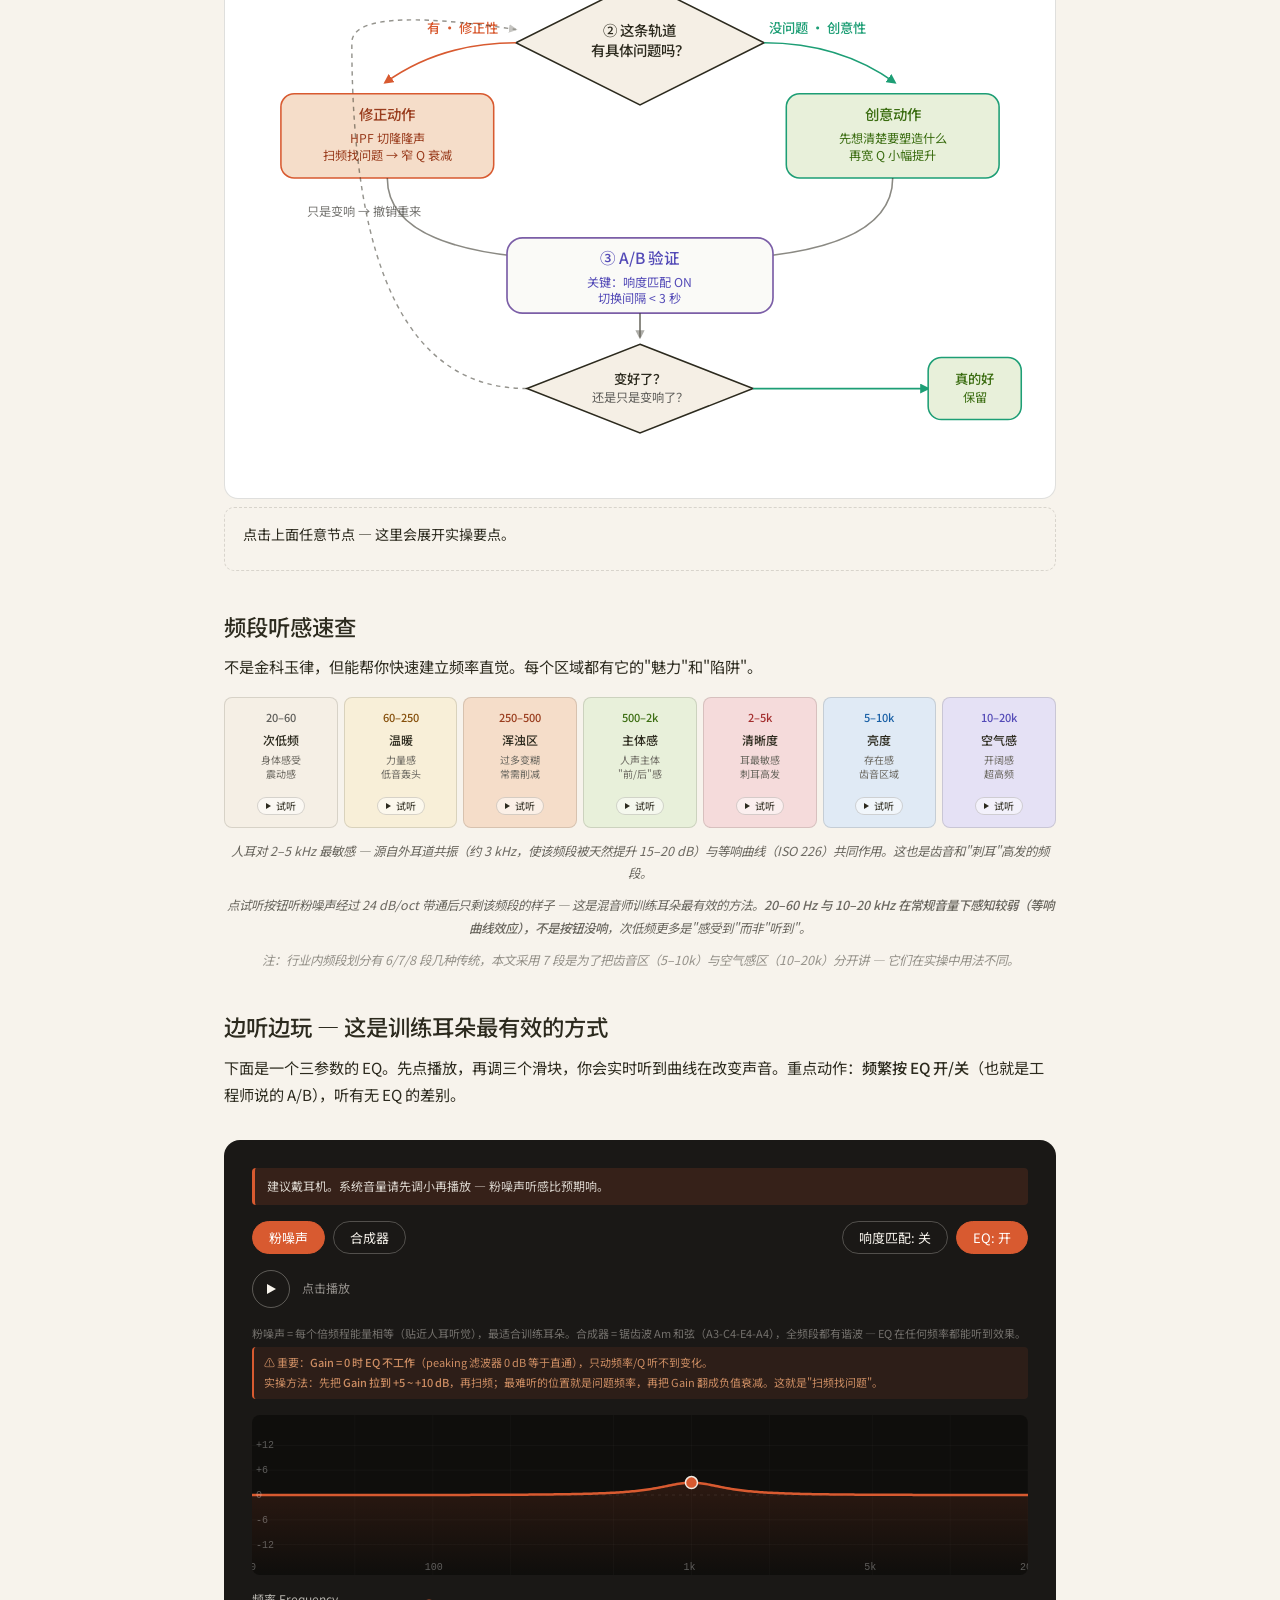
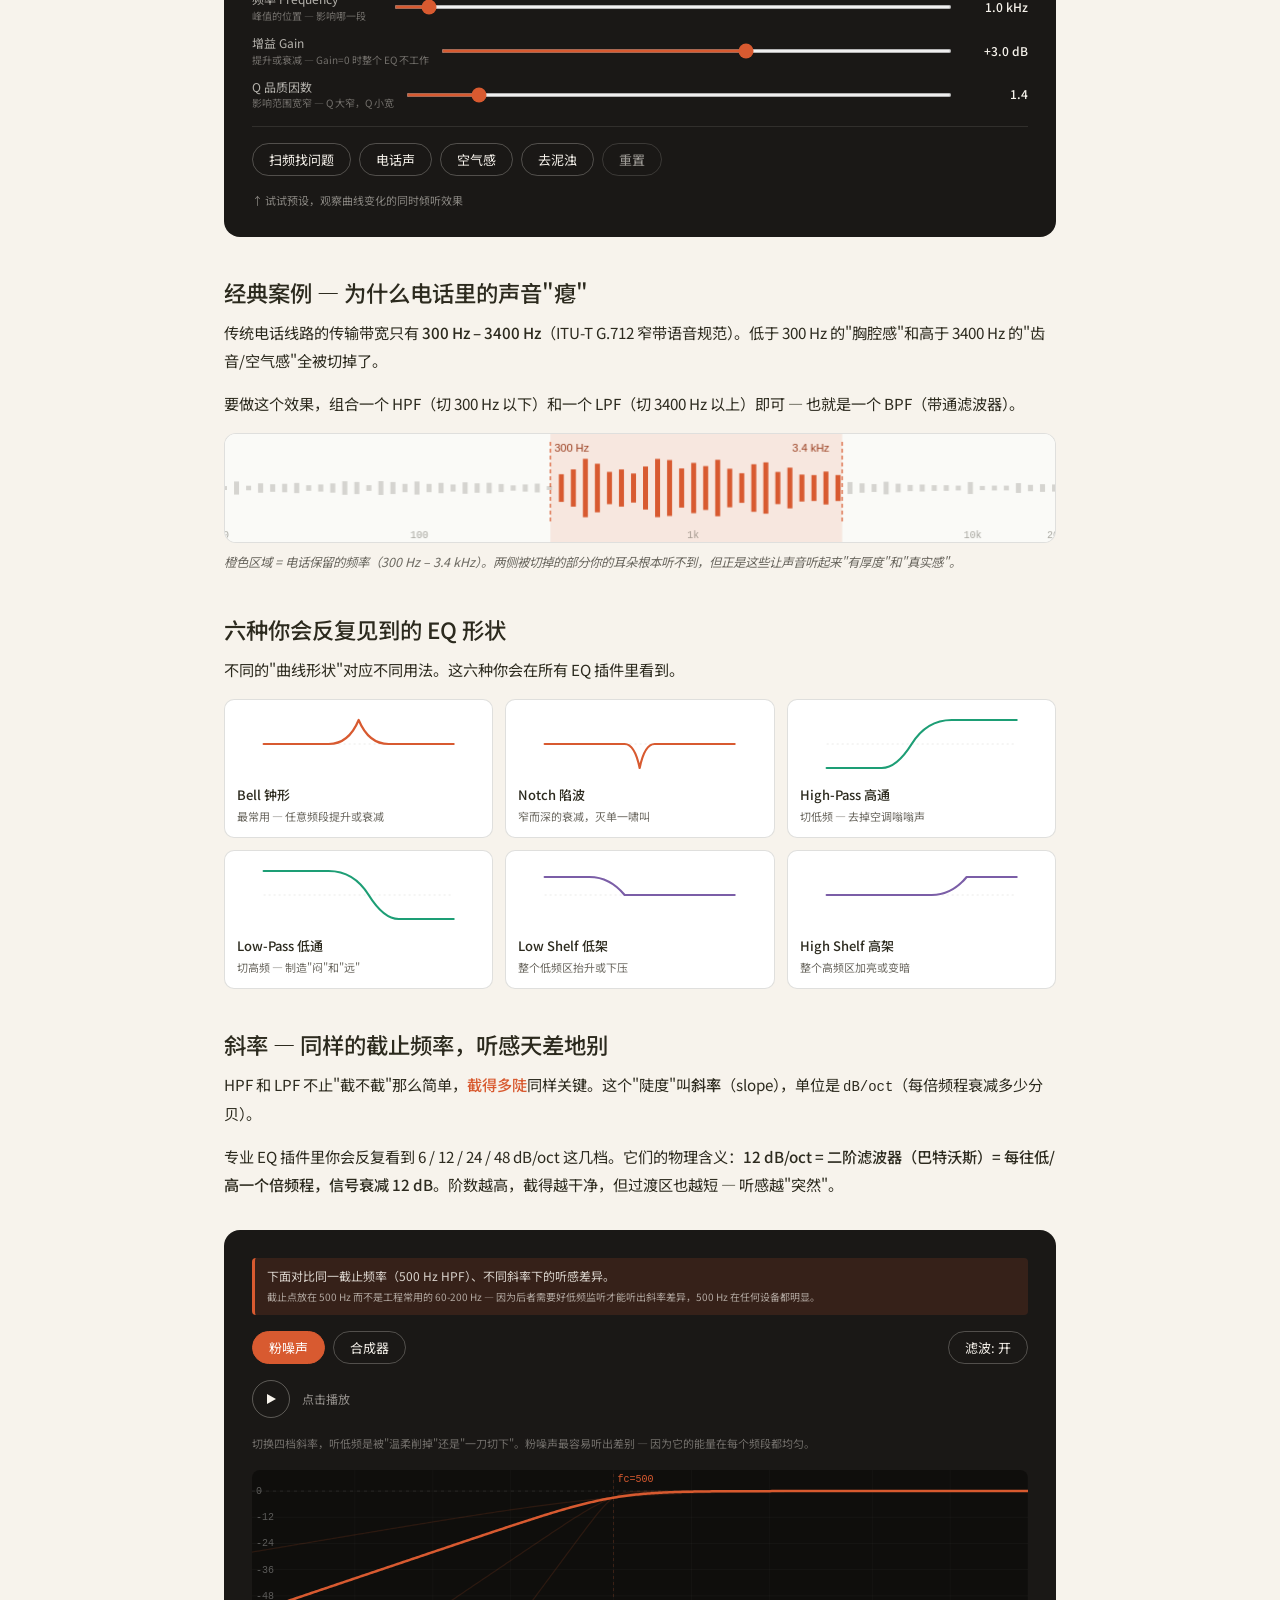
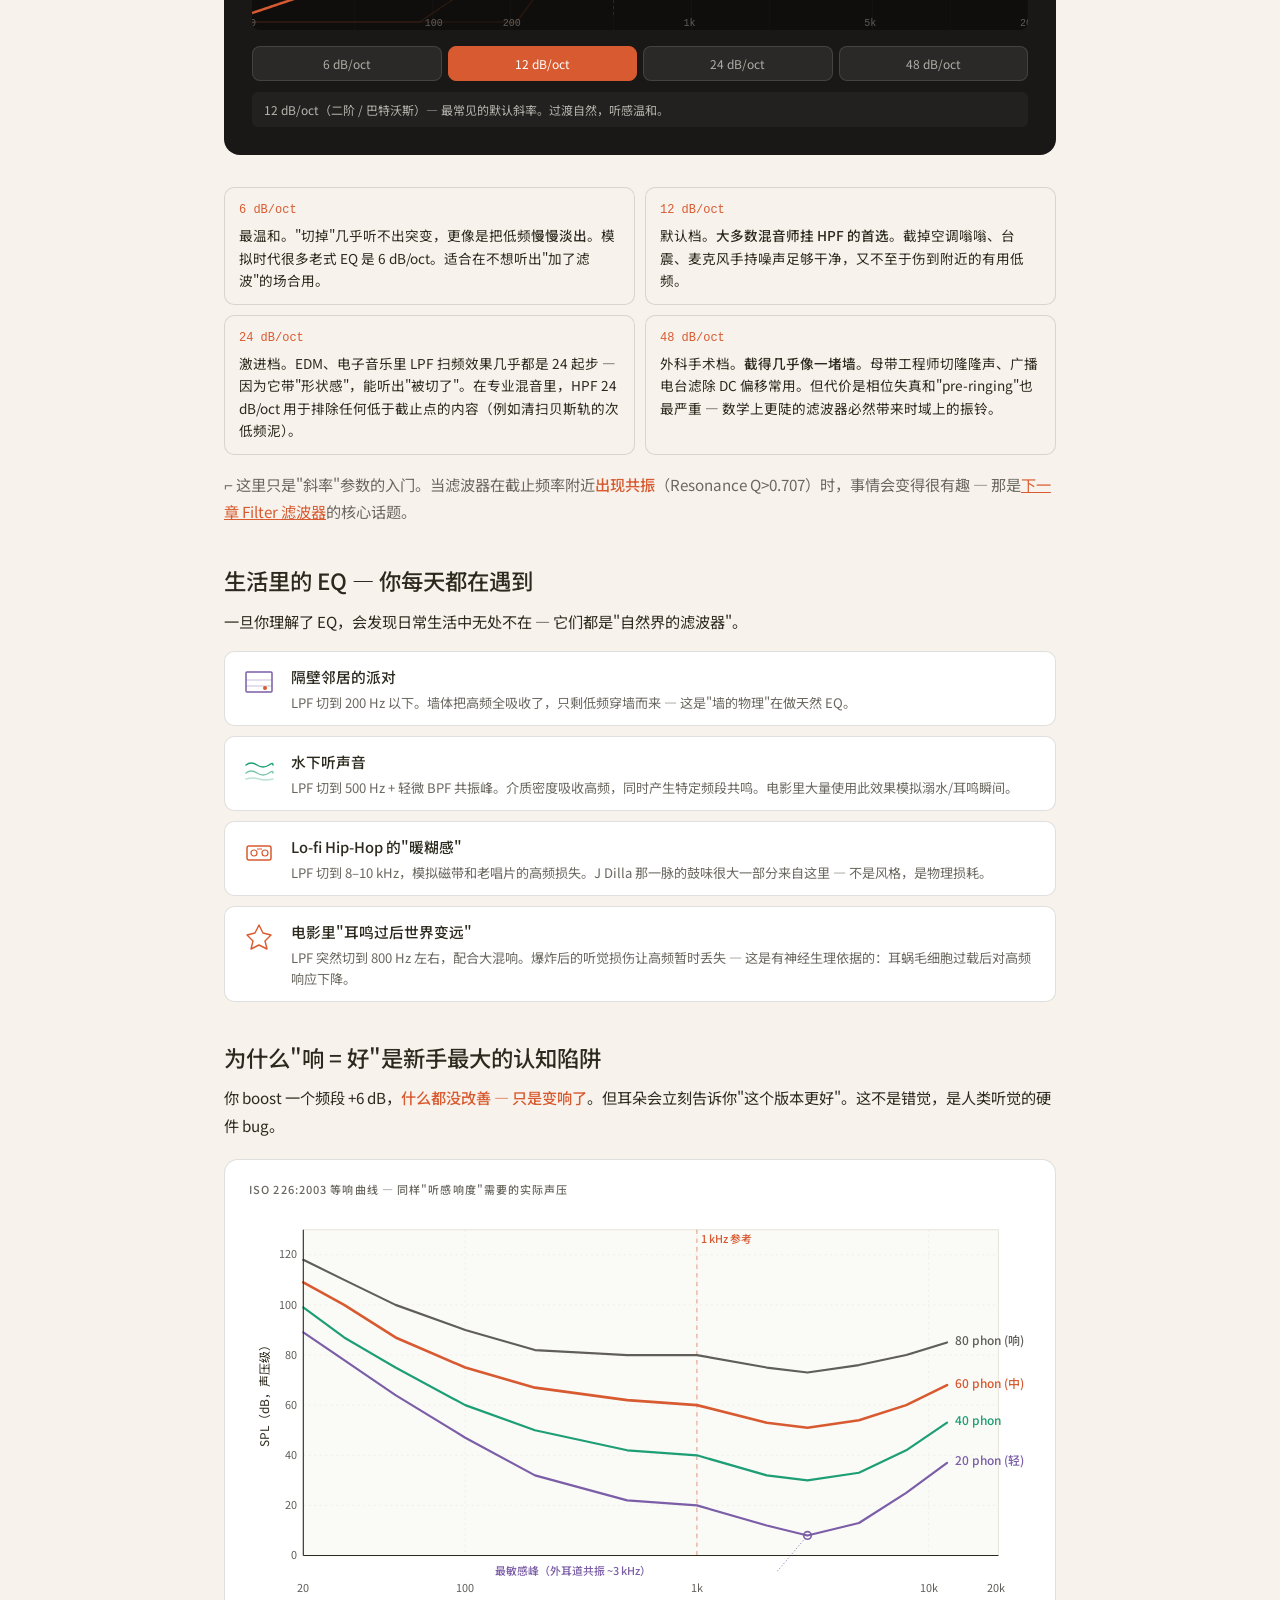
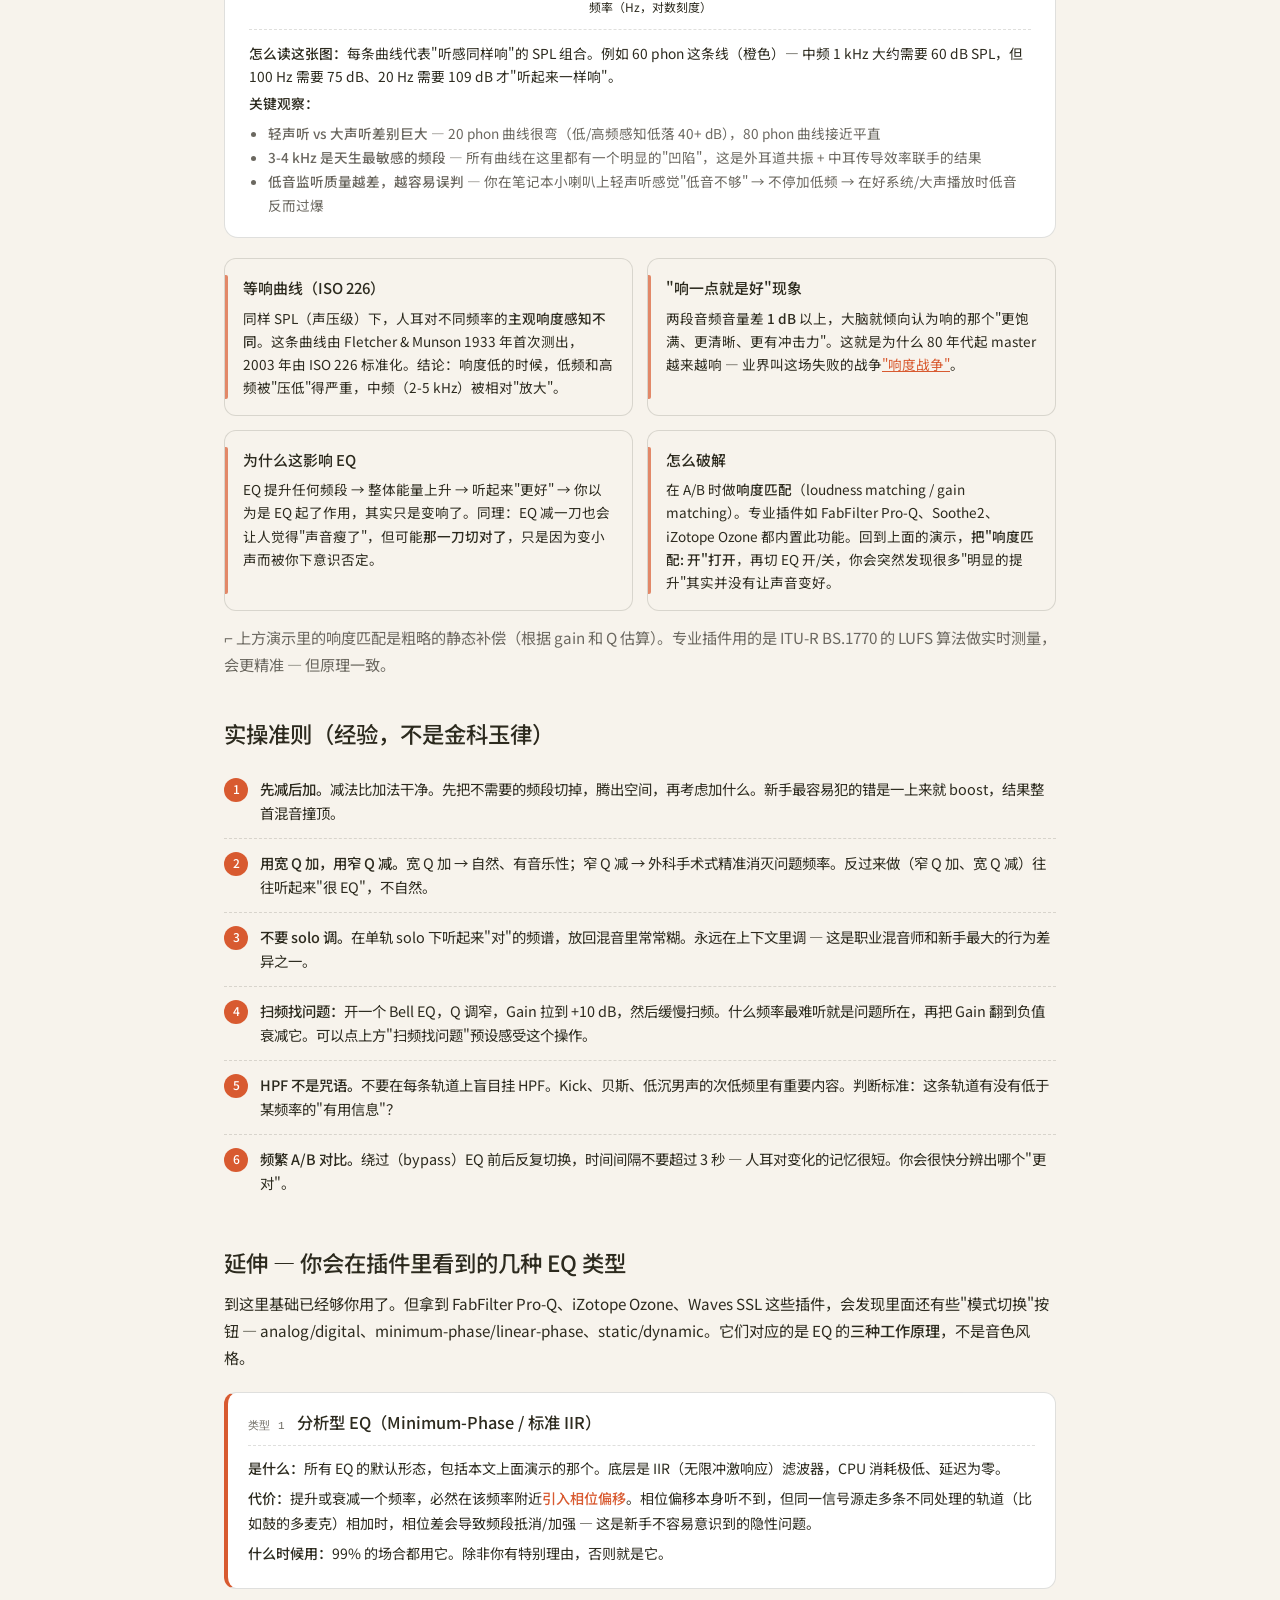
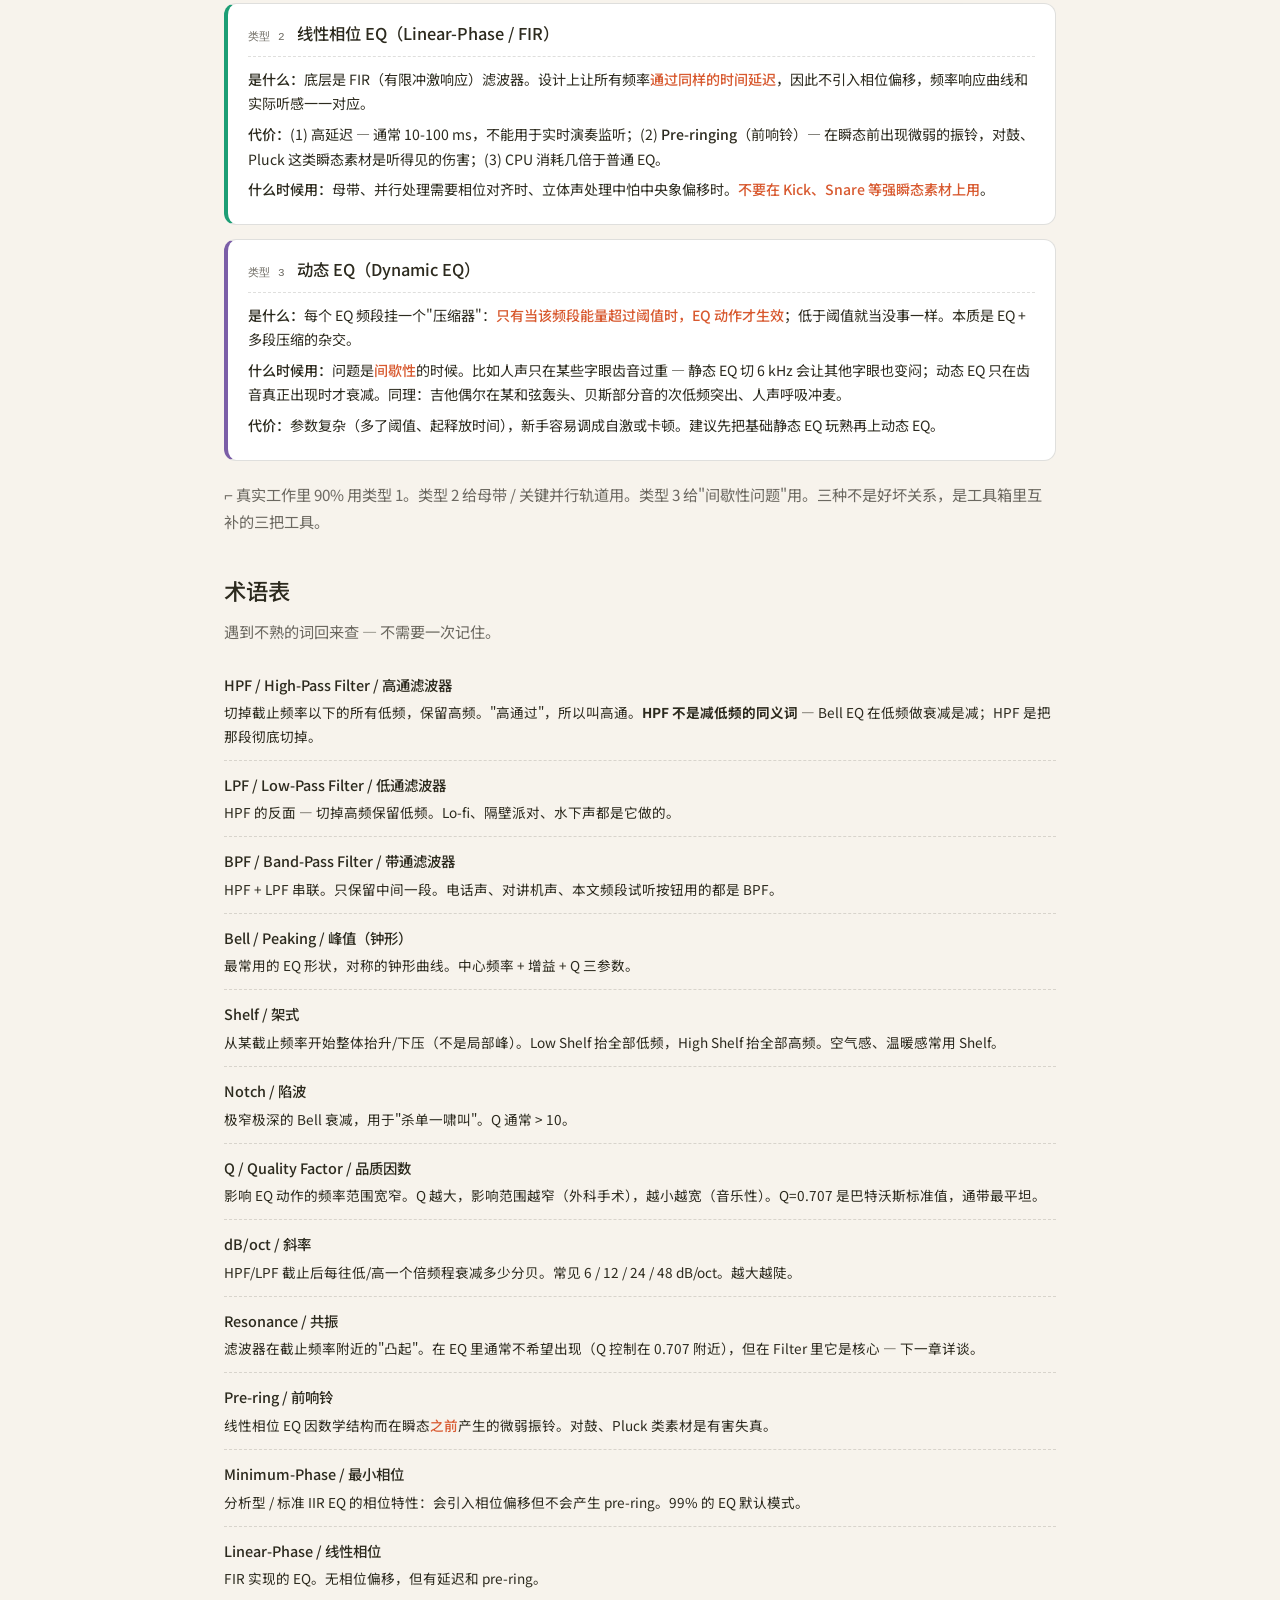
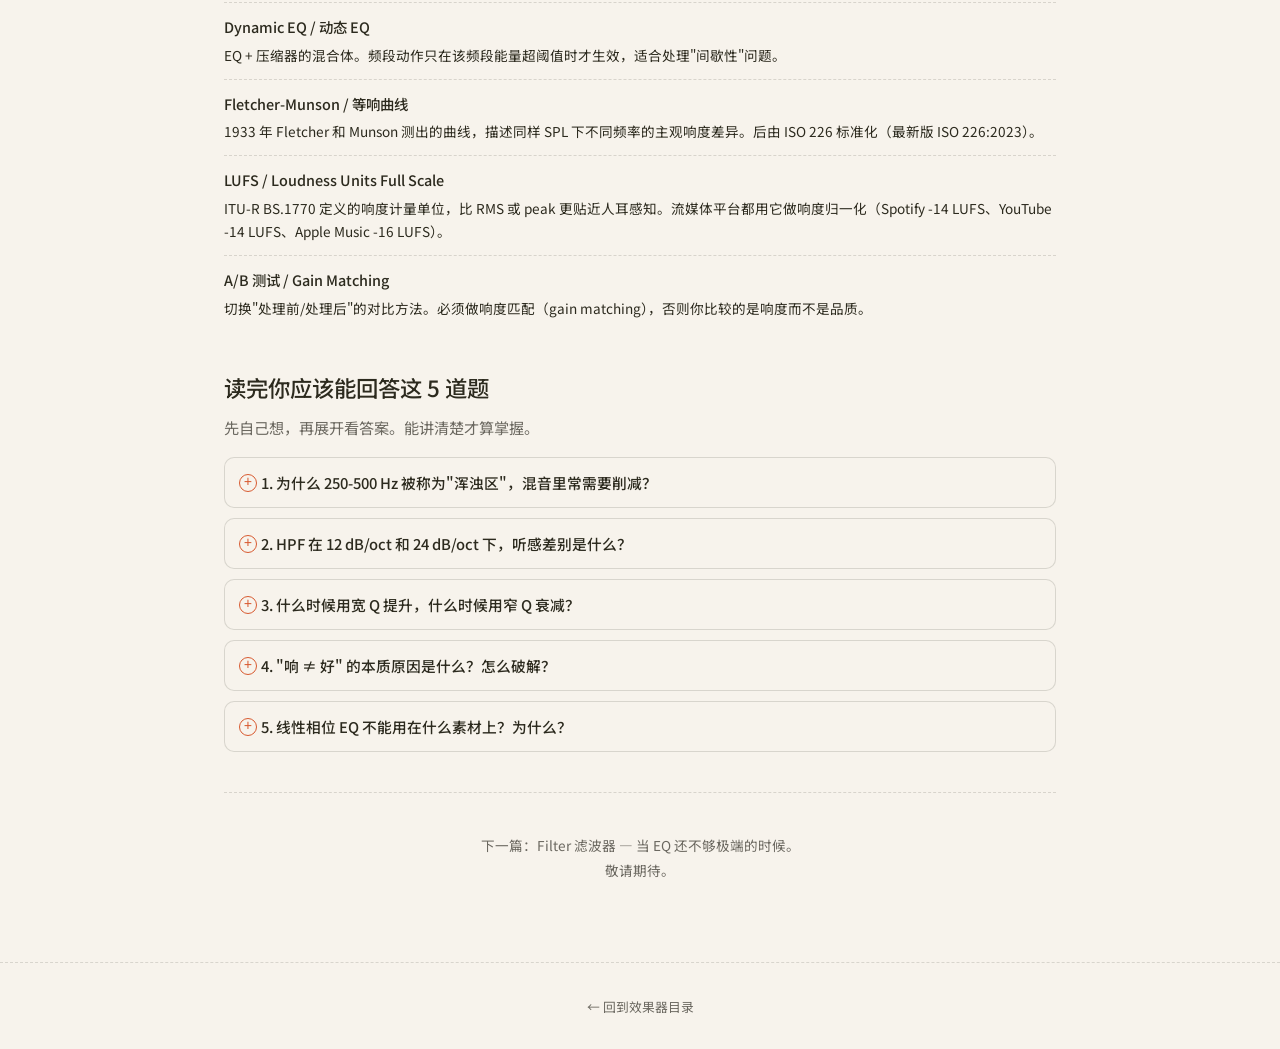
<file: effects/eq.html>
<!DOCTYPE html>
<html lang="zh-CN">
<head>
<meta charset="UTF-8">
<meta name="viewport" content="width=device-width, initial-scale=1.0">
<title>EQ 均衡器 · 声音设计笔记</title>
<meta name="description" content="EQ 均衡器深度解析：修正性 vs 创意性、频段听感、6种滤波器形状、电话声原理。配可交互演示。">
<link rel="stylesheet" href="../assets/css/main.css">
<link rel="stylesheet" href="../assets/css/eq.css">
</head>
<body>

<nav class="site-nav">
  <div class="nav-inner">
    <a href="../index.html" class="nav-logo">
      <svg viewBox="0 0 24 24" fill="none" xmlns="http://www.w3.org/2000/svg">
        <path d="M3 12 Q7 4 12 12 Q17 20 21 12" stroke="#D85A30" stroke-width="2" stroke-linecap="round" fill="none"/>
        <circle cx="12" cy="12" r="2" fill="#D85A30"/>
      </svg>
      声音设计笔记
    </a>
    <div class="nav-links">
      <a href="index.html" class="active">效果器</a>
      <a href="../timbre/index.html">音色</a>
      <a href="../atmosphere/index.html">氛围色</a>
    </div>
  </div>
</nav>

<div class="container">

  <header class="page-header">
    <div class="page-eyebrow">EFFECTS · 01 · EQ</div>
    <h1>EQ 均衡器 — 雕刻 <em>频率</em></h1>
    <p class="lead">如果只能学一个效果器，那就是 EQ。<br>它是声音设计师最常用、也最容易低估的工具。</p>
  </header>

  <!-- ============= 目录 ============= -->
  <nav class="article-toc" aria-label="文章目录">
    <div class="toc-head">
      <svg width="16" height="16" viewBox="0 0 16 16" fill="none" xmlns="http://www.w3.org/2000/svg" aria-hidden="true">
        <path d="M2 4 H14 M2 8 H14 M2 12 H10" stroke="#D85A30" stroke-width="1.4" stroke-linecap="round"/>
      </svg>
      <span>本章目录</span>
    </div>
    <ol class="toc-list" id="toc-list"><!-- 由 JS 填充 --></ol>
  </nav>

  <!-- ============= 1. 心理模型 ============= -->
  <section>
    <h2>EQ 是什么 — 先建立一个正确的心理模型</h2>
    <p>声音不是一个整体，而是无数频率叠加而成。EQ 给每个频段单独装一个音量旋钮。本质上，你操作的不是"声音"，而是"声音里某段频率的能量"。</p>
    <p>这点很关键：<em class="accent">EQ 不改变音高，不改变节奏，只改变能量分布</em>。</p>
  </section>

  <!-- ============= 2. 两种用法 ============= -->
  <section>
    <h2>先分清两种用法</h2>
    <p class="muted">职业混音师和新手最大的认知差异之一：他们做 EQ 之前，先问自己"我现在要做的，是修正问题，还是塑造性格？"</p>

    <div class="intent-grid">
      <div class="intent-card corrective">
        <span class="intent-tag">修正性 Corrective</span>
        <h3>解决问题</h3>
        <p class="desc">耳朵能听到一个具体的"毛病" — 空调嗡嗡、人声齿音刺耳、贝斯糊成一团 — 你拿 EQ 去消灭它。</p>
        <p class="actions">常见动作：<br>
          • HPF 80–100 Hz 切隆隆声<br>
          • 3–5 kHz 用窄 Q 找吉他"哨叫频率"再衰减 3–6 dB<br>
          • 5–8 kHz 找齿音衰减 2–4 dB（更专业的做法是 De-Esser）
        </p>
      </div>
      <div class="intent-card creative">
        <span class="intent-tag">创意性 Creative</span>
        <h3>塑造性格</h3>
        <p class="desc">声音本身没毛病，你想让它"更有故事"。这是把 EQ 当乐器用，不是当工具用。</p>
        <p class="actions">常见动作：<br>
          • Kick 60–80 Hz 加几个 dB 增加力量<br>
          • Snare 200 Hz 加点 body、5 kHz 加点 snap<br>
          • 人声 10 kHz High Shelf 加空气感<br>
          • Pad 切 500 Hz 以下让贝斯有空间
        </p>
      </div>
    </div>
  </section>

  <!-- ============= 2.5 思考流程图 ============= -->
  <section>
    <h2>把"修正/创意"落地成可操作的流程</h2>
    <p>下面这张图是<strong style="font-weight:500;">职业混音师拿到一条新轨道时的实际思考链路</strong>。新手最大的差别是没有这个流程，结果是不知道从哪儿下手，或者一上来就盲目堆 boost。点任意节点查看细节。</p>

    <div class="flow-wrap">
      <svg id="flow-chart" viewBox="0 0 720 560" xmlns="http://www.w3.org/2000/svg" aria-label="EQ 思考流程图">
        <!-- Defs: 箭头 -->
        <defs>
          <marker id="arrow-ink" viewBox="0 0 10 10" refX="8" refY="5"
                  markerWidth="6" markerHeight="6" orient="auto-start-reverse">
            <path d="M 0 0 L 10 5 L 0 10 z" fill="#2C2A1E" opacity="0.55"/>
          </marker>
          <marker id="arrow-coral" viewBox="0 0 10 10" refX="8" refY="5"
                  markerWidth="6" markerHeight="6" orient="auto-start-reverse">
            <path d="M 0 0 L 10 5 L 0 10 z" fill="#D85A30"/>
          </marker>
          <marker id="arrow-teal" viewBox="0 0 10 10" refX="8" refY="5"
                  markerWidth="6" markerHeight="6" orient="auto-start-reverse">
            <path d="M 0 0 L 10 5 L 0 10 z" fill="#1D9E75"/>
          </marker>
        </defs>

        <!-- 节点 1：在上下文里听 -->
        <g class="flow-node" data-flow-id="listen" tabindex="0">
          <rect x="260" y="20" width="200" height="60" rx="14" fill="#FAFAF7" stroke="#2C2A1E" stroke-width="1.4"/>
          <text x="360" y="44" text-anchor="middle" font-size="14" font-weight="500" fill="#2C2A1E">① 在混音上下文里听</text>
          <text x="360" y="62" text-anchor="middle" font-size="11" fill="#5F5E5A">不要 solo — solo 会骗你</text>
        </g>

        <!-- 箭头到诊断 -->
        <path d="M 360 80 L 360 102" stroke="#2C2A1E" stroke-width="1.4" fill="none" marker-end="url(#arrow-ink)" opacity="0.7"/>

        <!-- 节点 2：诊断（菱形） -->
        <g class="flow-node" data-flow-id="diagnose" tabindex="0">
          <polygon points="360,108 472,164 360,220 248,164" fill="#F5EFE5" stroke="#2C2A1E" stroke-width="1.4"/>
          <text x="360" y="158" text-anchor="middle" font-size="13" font-weight="500" fill="#2C2A1E">② 这条轨道</text>
          <text x="360" y="176" text-anchor="middle" font-size="13" font-weight="500" fill="#2C2A1E">有具体问题吗？</text>
        </g>

        <!-- 分支：左 = 修正路径 (有问题) -->
        <path d="M 248 164 Q 180 164 130 200" stroke="#D85A30" stroke-width="1.5" fill="none" marker-end="url(#arrow-coral)"/>
        <text x="200" y="155" text-anchor="middle" font-size="12" fill="#D85A30" font-weight="500">有 · 修正性</text>

        <!-- 分支：右 = 创意路径 (没问题) -->
        <path d="M 472 164 Q 540 164 590 200" stroke="#1D9E75" stroke-width="1.5" fill="none" marker-end="url(#arrow-teal)"/>
        <text x="520" y="155" text-anchor="middle" font-size="12" fill="#1D9E75" font-weight="500">没问题 · 创意性</text>

        <!-- 左路径：修正动作 -->
        <g class="flow-node" data-flow-id="corrective" tabindex="0">
          <rect x="36" y="210" width="192" height="76" rx="12" fill="#F5DDC9" stroke="#D85A30" stroke-width="1.4"/>
          <text x="132" y="234" text-anchor="middle" font-size="13" font-weight="500" fill="#993C1D">修正动作</text>
          <text x="132" y="254" text-anchor="middle" font-size="11" fill="#993C1D">HPF 切隆隆声</text>
          <text x="132" y="270" text-anchor="middle" font-size="11" fill="#993C1D">扫频找问题 → 窄 Q 衰减</text>
        </g>

        <!-- 右路径：创意动作 -->
        <g class="flow-node" data-flow-id="creative" tabindex="0">
          <rect x="492" y="210" width="192" height="76" rx="12" fill="#E8F0DA" stroke="#1D9E75" stroke-width="1.4"/>
          <text x="588" y="234" text-anchor="middle" font-size="13" font-weight="500" fill="#3B6D11">创意动作</text>
          <text x="588" y="254" text-anchor="middle" font-size="11" fill="#3B6D11">先想清楚要塑造什么</text>
          <text x="588" y="270" text-anchor="middle" font-size="11" fill="#3B6D11">再宽 Q 小幅提升</text>
        </g>

        <!-- 两路汇聚到 A/B -->
        <path d="M 132 286 Q 132 360 320 360" stroke="#2C2A1E" stroke-width="1.4" fill="none" marker-end="url(#arrow-ink)" opacity="0.55"/>
        <path d="M 588 286 Q 588 360 400 360" stroke="#2C2A1E" stroke-width="1.4" fill="none" marker-end="url(#arrow-ink)" opacity="0.55"/>

        <!-- 节点 3：A/B 验证 -->
        <g class="flow-node" data-flow-id="ab" tabindex="0">
          <rect x="240" y="340" width="240" height="68" rx="14" fill="#FAFAF7" stroke="#7B5EA7" stroke-width="1.5"/>
          <text x="360" y="364" text-anchor="middle" font-size="14" font-weight="500" fill="#534AB7">③ A/B 验证</text>
          <text x="360" y="384" text-anchor="middle" font-size="11" fill="#534AB7">关键：响度匹配 ON</text>
          <text x="360" y="399" text-anchor="middle" font-size="11" fill="#534AB7">切换间隔 &lt; 3 秒</text>
        </g>

        <!-- 决策：变好还是变响 -->
        <path d="M 360 408 L 360 430" stroke="#2C2A1E" stroke-width="1.4" fill="none" marker-end="url(#arrow-ink)" opacity="0.7"/>

        <g class="flow-node" data-flow-id="judge" tabindex="0">
          <polygon points="360,436 462,476 360,516 258,476" fill="#F5EFE5" stroke="#2C2A1E" stroke-width="1.4"/>
          <text x="360" y="472" text-anchor="middle" font-size="12" font-weight="500" fill="#2C2A1E">变好了？</text>
          <text x="360" y="488" text-anchor="middle" font-size="11" fill="#5F5E5A">还是只是变响了？</text>
        </g>

        <!-- 没好回到 ② -->
        <path d="M 258 476 Q 100 476 100 164 Q 100 130 248 152"
              stroke="#2C2A1E" stroke-width="1.3" fill="none"
              marker-end="url(#arrow-ink)" opacity="0.5" stroke-dasharray="4 4"/>
        <text x="60" y="320" font-size="11" fill="#5F5E5A" opacity="0.85">只是变响 → 撤销重来</text>

        <!-- 变好了向右出 -->
        <path d="M 462 476 L 620 476" stroke="#1D9E75" stroke-width="1.5" fill="none" marker-end="url(#arrow-teal)"/>
        <g class="flow-node" data-flow-id="commit" tabindex="0">
          <rect x="620" y="448" width="84" height="56" rx="12" fill="#E8F0DA" stroke="#1D9E75" stroke-width="1.4"/>
          <text x="662" y="472" text-anchor="middle" font-size="12" font-weight="500" fill="#3B6D11">真的好</text>
          <text x="662" y="488" text-anchor="middle" font-size="11" fill="#3B6D11">保留</text>
        </g>
      </svg>
    </div>

    <div class="flow-detail" id="flow-detail">点击上面任意节点 — 这里会展开实操要点。</div>
  </section>

  <!-- ============= 3. 频段速查 ============= -->
  <section>
    <h2>频段听感速查</h2>
    <p>不是金科玉律，但能帮你快速建立频率直觉。每个区域都有它的"魅力"和"陷阱"。</p>

    <div class="freq-table">
      <div class="freq-cell low">
        <div class="hz">20–60</div>
        <div class="name">次低频</div>
        <div class="desc">身体感受
震动感</div>
        <button class="freq-btn" data-band="low" onclick="toggleBandAudition('low')" type="button" aria-label="试听 20 至 60 Hz">
          <svg class="play-ico" width="8" height="8" viewBox="0 0 8 8" aria-hidden="true"><polygon points="2,1 7,4 2,7"/></svg>
          <span class="label">试听</span>
        </button>
      </div>
      <div class="freq-cell warm">
        <div class="hz">60–250</div>
        <div class="name">温暖</div>
        <div class="desc">力量感
低音轰头</div>
        <button class="freq-btn" data-band="warm" onclick="toggleBandAudition('warm')" type="button" aria-label="试听 60 至 250 Hz">
          <svg class="play-ico" width="8" height="8" viewBox="0 0 8 8" aria-hidden="true"><polygon points="2,1 7,4 2,7"/></svg>
          <span class="label">试听</span>
        </button>
      </div>
      <div class="freq-cell mud">
        <div class="hz">250–500</div>
        <div class="name">浑浊区</div>
        <div class="desc">过多变糊
常需削减</div>
        <button class="freq-btn" data-band="mud" onclick="toggleBandAudition('mud')" type="button" aria-label="试听 250 至 500 Hz">
          <svg class="play-ico" width="8" height="8" viewBox="0 0 8 8" aria-hidden="true"><polygon points="2,1 7,4 2,7"/></svg>
          <span class="label">试听</span>
        </button>
      </div>
      <div class="freq-cell body">
        <div class="hz">500–2k</div>
        <div class="name">主体感</div>
        <div class="desc">人声主体
"前/后"感</div>
        <button class="freq-btn" data-band="body" onclick="toggleBandAudition('body')" type="button" aria-label="试听 500 Hz 至 2 kHz">
          <svg class="play-ico" width="8" height="8" viewBox="0 0 8 8" aria-hidden="true"><polygon points="2,1 7,4 2,7"/></svg>
          <span class="label">试听</span>
        </button>
      </div>
      <div class="freq-cell bright">
        <div class="hz">2–5k</div>
        <div class="name">清晰度</div>
        <div class="desc">耳最敏感
刺耳高发</div>
        <button class="freq-btn" data-band="bright" onclick="toggleBandAudition('bright')" type="button" aria-label="试听 2 至 5 kHz">
          <svg class="play-ico" width="8" height="8" viewBox="0 0 8 8" aria-hidden="true"><polygon points="2,1 7,4 2,7"/></svg>
          <span class="label">试听</span>
        </button>
      </div>
      <div class="freq-cell air">
        <div class="hz">5–10k</div>
        <div class="name">亮度</div>
        <div class="desc">存在感
齿音区域</div>
        <button class="freq-btn" data-band="air" onclick="toggleBandAudition('air')" type="button" aria-label="试听 5 至 10 kHz">
          <svg class="play-ico" width="8" height="8" viewBox="0 0 8 8" aria-hidden="true"><polygon points="2,1 7,4 2,7"/></svg>
          <span class="label">试听</span>
        </button>
      </div>
      <div class="freq-cell sky">
        <div class="hz">10–20k</div>
        <div class="name">空气感</div>
        <div class="desc">开阔感
超高频</div>
        <button class="freq-btn" data-band="sky" onclick="toggleBandAudition('sky')" type="button" aria-label="试听 10 至 20 kHz">
          <svg class="play-ico" width="8" height="8" viewBox="0 0 8 8" aria-hidden="true"><polygon points="2,1 7,4 2,7"/></svg>
          <span class="label">试听</span>
        </button>
      </div>
    </div>
    <p class="freq-note">人耳对 2–5 kHz 最敏感 — 源自外耳道共振（约 3 kHz，使该频段被天然提升 15–20 dB）与等响曲线（ISO 226）共同作用。这也是齿音和"刺耳"高发的频段。</p>
    <p class="freq-note" style="margin-top:-0.4rem;">点试听按钮听粉噪声经过 24 dB/oct 带通后只剩该频段的样子 — 这是混音师训练耳朵最有效的方法。<strong style="font-weight:500;">20–60 Hz 与 10–20 kHz 在常规音量下感知较弱（等响曲线效应），不是按钮没响</strong>，次低频更多是"感受到"而非"听到"。</p>
    <p class="freq-note" style="margin-top:-0.4rem;opacity:0.7;">注：行业内频段划分有 6/7/8 段几种传统，本文采用 7 段是为了把齿音区（5–10k）与空气感区（10–20k）分开讲 — 它们在实操中用法不同。</p>
  </section>

  <!-- ============= 4. 互动演示 ============= -->
  <section>
    <h2>边听边玩 — 这是训练耳朵最有效的方式</h2>
    <p>下面是一个三参数的 EQ。先点播放，再调三个滑块，你会实时听到曲线在改变声音。重点动作：<strong style="font-weight:500;">频繁按 EQ 开/关</strong>（也就是工程师说的 A/B），听有无 EQ 的差别。</p>

    <div class="dark-panel">
      <div class="warning-bar">建议戴耳机。系统音量请先调小再播放 — 粉噪声听感比预期响。</div>

      <div class="btn-row">
        <button class="btn active" data-source="pink" onclick="setSource('pink')">粉噪声</button>
        <button class="btn" data-source="synth" onclick="setSource('synth')">合成器</button>
        <div style="flex:1"></div>
        <button class="btn" id="loudness-toggle" onclick="toggleLoudnessMatch()" title="开启后会粗略补偿 EQ 增益带来的整体响度变化">响度匹配: 关</button>
        <button class="btn active" id="eq-toggle" onclick="toggleEQ()">EQ: 开</button>
      </div>

      <div class="play-row">
        <div class="play-btn" id="main-play" onclick="togglePlay()">
          <svg id="play-icon" width="14" height="14" viewBox="0 0 14 14" fill="currentColor">
            <polygon points="3,2 12,7 3,12"/>
          </svg>
        </div>
        <span class="play-status" id="play-status">点击播放</span>
      </div>

      <p style="font-size:11px;color:rgba(247,243,236,0.4);margin:4px 0 4px;">
        粉噪声 = 每个倍频程能量相等（贴近人耳听觉），最适合训练耳朵。合成器 = 锯齿波 Am 和弦（A3-C4-E4-A4），全频段都有谐波 — EQ 在任何频率都能听到效果。
      </p>
      <p style="font-size:11px;color:rgba(232,160,112,0.85);margin:0 0 8px;background:rgba(216,90,48,0.10);padding:6px 10px;border-radius:4px;border-left:2px solid var(--accent);">
        ⚠ 重要：<strong style="font-weight:500;">Gain = 0 时 EQ 不工作</strong>（peaking 滤波器 0 dB 等于直通），只动频率/Q 听不到变化。<br>
        实操方法：先把 <strong style="font-weight:500;">Gain 拉到 +5 ~ +10 dB</strong>，再扫频；最难听的位置就是问题频率，再把 Gain 翻成负值衰减。这就是"扫频找问题"。
      </p>

      <canvas id="eq-canvas"></canvas>

      <div class="control-row">
        <div class="control-label">频率 Frequency<span>峰值的位置 — 影响哪一段</span></div>
        <input type="range" min="20" max="20000" value="1000" step="10" id="sl-freq" oninput="updateEQ()">
        <div class="control-val" id="v-freq">1.0 kHz</div>
      </div>
      <div class="control-row">
        <div class="control-label">增益 Gain<span>提升或衰减 — Gain=0 时整个 EQ 不工作</span></div>
        <input type="range" min="-15" max="15" value="3" step="0.5" id="sl-gain" oninput="updateEQ()">
        <div class="control-val" id="v-gain">+3.0 dB</div>
      </div>
      <div class="control-row">
        <div class="control-label">Q 品质因数<span>影响范围宽窄 — Q 大窄，Q 小宽</span></div>
        <input type="range" min="0.2" max="10" value="1.4" step="0.1" id="sl-q" oninput="updateEQ()">
        <div class="control-val" id="v-q">1.4</div>
      </div>

      <div class="preset-row">
        <div class="btn-row">
          <button class="btn" onclick="applyPreset('scan')">扫频找问题</button>
          <button class="btn" onclick="applyPreset('phone')">电话声</button>
          <button class="btn" onclick="applyPreset('air')">空气感</button>
          <button class="btn" onclick="applyPreset('mud')">去泥浊</button>
          <button class="btn" onclick="applyPreset('reset')" style="opacity:.6;">重置</button>
        </div>
        <div class="preset-status" id="preset-status">↑ 试试预设，观察曲线变化的同时倾听效果</div>
      </div>
    </div>
  </section>

  <!-- ============= 5. 经典案例 - 电话声 ============= -->
  <section>
    <h2>经典案例 — 为什么电话里的声音"瘪"</h2>
    <p>传统电话线路的传输带宽只有 <strong style="font-weight:500;">300 Hz – 3400 Hz</strong>（ITU-T G.712 窄带语音规范）。低于 300 Hz 的"胸腔感"和高于 3400 Hz 的"齿音/空气感"全被切掉了。</p>
    <p>要做这个效果，组合一个 HPF（切 300 Hz 以下）和一个 LPF（切 3400 Hz 以上）即可 — 也就是一个 BPF（带通滤波器）。</p>

    <canvas id="phone-canvas"></canvas>
    <p class="phone-caption">橙色区域 = 电话保留的频率（300 Hz – 3.4 kHz）。两侧被切掉的部分你的耳朵根本听不到，但正是这些让声音听起来"有厚度"和"真实感"。</p>
  </section>

  <!-- ============= 6. 六种 EQ 形状 ============= -->
  <section>
    <h2>六种你会反复见到的 EQ 形状</h2>
    <p>不同的"曲线形状"对应不同用法。这六种你会在所有 EQ 插件里看到。</p>
    <div class="shapes-grid" id="shapes-grid"></div>
  </section>

  <!-- ============= 6.5 滤波器斜率（dB/oct） ============= -->
  <section>
    <h2>斜率 — 同样的截止频率，听感天差地别</h2>
    <p>HPF 和 LPF 不止"截不截"那么简单，<em class="accent">截得多陡</em>同样关键。这个"陡度"叫<strong style="font-weight:500;">斜率</strong>（slope），单位是 <code style="font-family:ui-monospace,monospace;font-size:0.92em;">dB/oct</code>（每倍频程衰减多少分贝）。</p>
    <p>专业 EQ 插件里你会反复看到 6 / 12 / 24 / 48 dB/oct 这几档。它们的物理含义：<strong style="font-weight:500;">12 dB/oct = 二阶滤波器（巴特沃斯）= 每往低/高一个倍频程，信号衰减 12 dB</strong>。阶数越高，截得越干净，但过渡区也越短 — 听感越"突然"。</p>

    <div class="dark-panel">
      <div class="warning-bar">下面对比同一截止频率（500 Hz HPF）、不同斜率下的听感差异。<br>
        <span style="font-size:10px;opacity:0.75;">截止点放在 500 Hz 而不是工程常用的 60-200 Hz — 因为后者需要好低频监听才能听出斜率差异，500 Hz 在任何设备都明显。</span></div>

      <div class="btn-row">
        <button class="btn active" data-slope-src="pink" onclick="setSlopeSource('pink')">粉噪声</button>
        <button class="btn" data-slope-src="synth" onclick="setSlopeSource('synth')">合成器</button>
        <div style="flex:1"></div>
        <button class="btn" id="slope-filter-toggle" onclick="toggleSlopeFilter()">滤波: 开</button>
      </div>

      <div class="play-row">
        <div class="play-btn" id="slope-play" onclick="toggleSlopePlay()">
          <svg id="slope-play-icon" width="14" height="14" viewBox="0 0 14 14" fill="currentColor">
            <polygon points="3,2 12,7 3,12"/>
          </svg>
        </div>
        <span class="play-status" id="slope-play-status">点击播放</span>
      </div>

      <p style="font-size:11px;color:rgba(247,243,236,0.4);margin:4px 0 4px;">
        切换四档斜率，听低频是被"温柔削掉"还是"一刀切下"。粉噪声最容易听出差别 — 因为它的能量在每个频段都均匀。
      </p>

      <canvas id="slope-canvas"></canvas>

      <div class="slope-tabs">
        <button class="slope-tab" data-slope="6"  onclick="setSlope(6)">6 dB/oct</button>
        <button class="slope-tab active" data-slope="12" onclick="setSlope(12)">12 dB/oct</button>
        <button class="slope-tab" data-slope="24" onclick="setSlope(24)">24 dB/oct</button>
        <button class="slope-tab" data-slope="48" onclick="setSlope(48)">48 dB/oct</button>
      </div>

      <div class="slope-info" id="slope-info">
        12 dB/oct（二阶 / 巴特沃斯）— 最常见的默认斜率。过渡自然，听感温和。
      </div>
    </div>

    <div class="slope-facts">
      <div class="slope-fact">
        <div class="slope-fact-head">6 dB/oct</div>
        <div class="slope-fact-body">最温和。"切掉"几乎听不出突变，更像是把低频<strong style="font-weight:500;">慢慢淡出</strong>。模拟时代很多老式 EQ 是 6 dB/oct。适合在不想听出"加了滤波"的场合用。</div>
      </div>
      <div class="slope-fact">
        <div class="slope-fact-head">12 dB/oct</div>
        <div class="slope-fact-body">默认档。<strong style="font-weight:500;">大多数混音师挂 HPF 的首选</strong>。截掉空调嗡嗡、台震、麦克风手持噪声足够干净，又不至于伤到附近的有用低频。</div>
      </div>
      <div class="slope-fact">
        <div class="slope-fact-head">24 dB/oct</div>
        <div class="slope-fact-body">激进档。EDM、电子音乐里 LPF 扫频效果几乎都是 24 起步 — 因为它带"形状感"，能听出"被切了"。在专业混音里，HPF 24 dB/oct 用于排除任何低于截止点的内容（例如清扫贝斯轨的次低频泥）。</div>
      </div>
      <div class="slope-fact">
        <div class="slope-fact-head">48 dB/oct</div>
        <div class="slope-fact-body">外科手术档。<strong style="font-weight:500;">截得几乎像一堵墙</strong>。母带工程师切隆隆声、广播电台滤除 DC 偏移常用。但代价是相位失真和"pre-ringing"也最严重 — 数学上更陡的滤波器必然带来时域上的振铃。</div>
      </div>
    </div>

    <p class="muted" style="margin-top:0.8rem;">⌐ 这里只是"斜率"参数的入门。当滤波器在截止频率附近<em class="accent">出现共振</em>（Resonance Q&gt;0.707）时，事情会变得很有趣 — 那是<a href="filter.html" style="color:var(--accent);">下一章 Filter 滤波器</a>的核心话题。</p>
  </section>

  <!-- ============= 7. 生活场景 ============= -->
  <section>
    <h2>生活里的 EQ — 你每天都在遇到</h2>
    <p>一旦你理解了 EQ，会发现日常生活中无处不在 — 它们都是"自然界的滤波器"。</p>

    <div class="life-list">
      <div class="life-card">
        <div class="life-icon">
          <svg width="32" height="32" viewBox="0 0 32 32" fill="none" xmlns="http://www.w3.org/2000/svg">
            <rect x="3" y="6" width="26" height="20" stroke="#7B5EA7" stroke-width="1.5" fill="none" rx="1"/>
            <line x1="3" y1="14" x2="29" y2="14" stroke="#7B5EA7" stroke-width="0.8" opacity="0.5"/>
            <line x1="3" y1="20" x2="29" y2="20" stroke="#7B5EA7" stroke-width="0.8" opacity="0.5"/>
            <circle cx="22" cy="22" r="2" fill="#D85A30"/>
          </svg>
        </div>
        <div>
          <div class="life-name">隔壁邻居的派对</div>
          <div class="life-desc">LPF 切到 200 Hz 以下。墙体把高频全吸收了，只剩低频穿墙而来 — 这是"墙的物理"在做天然 EQ。</div>
        </div>
      </div>

      <div class="life-card">
        <div class="life-icon">
          <svg width="32" height="32" viewBox="0 0 32 32" fill="none" xmlns="http://www.w3.org/2000/svg">
            <path d="M3 14 Q8 10 14 14 Q20 18 26 14 Q30 11 30 14" stroke="#1D9E75" stroke-width="1.5" fill="none" stroke-linecap="round"/>
            <path d="M3 22 Q8 18 14 22 Q20 26 26 22 Q30 19 30 22" stroke="#1D9E75" stroke-width="1.5" fill="none" stroke-linecap="round" opacity="0.6"/>
            <path d="M3 28 Q10 26 16 28 Q22 30 30 28" stroke="#1D9E75" stroke-width="1.5" fill="none" stroke-linecap="round" opacity="0.3"/>
          </svg>
        </div>
        <div>
          <div class="life-name">水下听声音</div>
          <div class="life-desc">LPF 切到 500 Hz + 轻微 BPF 共振峰。介质密度吸收高频，同时产生特定频段共鸣。电影里大量使用此效果模拟溺水/耳鸣瞬间。</div>
        </div>
      </div>

      <div class="life-card">
        <div class="life-icon">
          <svg width="32" height="32" viewBox="0 0 32 32" fill="none" xmlns="http://www.w3.org/2000/svg">
            <rect x="4" y="10" width="24" height="14" stroke="#D85A30" stroke-width="1.5" fill="none" rx="2"/>
            <circle cx="11" cy="17" r="3" stroke="#D85A30" stroke-width="1.2" fill="none"/>
            <circle cx="22" cy="17" r="3" stroke="#D85A30" stroke-width="1.2" fill="none"/>
            <line x1="14" y1="13" x2="19" y2="13" stroke="#D85A30" stroke-width="1"/>
          </svg>
        </div>
        <div>
          <div class="life-name">Lo-fi Hip-Hop 的"暖糊感"</div>
          <div class="life-desc">LPF 切到 8–10 kHz，模拟磁带和老唱片的高频损失。J Dilla 那一脉的鼓味很大一部分来自这里 — 不是风格，是物理损耗。</div>
        </div>
      </div>

      <div class="life-card">
        <div class="life-icon">
          <svg width="32" height="32" viewBox="0 0 32 32" fill="none" xmlns="http://www.w3.org/2000/svg">
            <path d="M16 4 L20 12 L28 14 L22 20 L24 28 L16 24 L8 28 L10 20 L4 14 L12 12 Z" 
                  stroke="#D85A30" stroke-width="1.4" fill="none" stroke-linejoin="round"/>
          </svg>
        </div>
        <div>
          <div class="life-name">电影里"耳鸣过后世界变远"</div>
          <div class="life-desc">LPF 突然切到 800 Hz 左右，配合大混响。爆炸后的听觉损伤让高频暂时丢失 — 这是有神经生理依据的：耳蜗毛细胞过载后对高频响应下降。</div>
        </div>
      </div>
    </div>
  </section>

  <!-- ============= 7.5 为什么响 ≠ 好 ============= -->
  <section>
    <h2>为什么"响 = 好"是新手最大的认知陷阱</h2>
    <p>你 boost 一个频段 +6 dB，<em class="accent">什么都没改善 — 只是变响了</em>。但耳朵会立刻告诉你"这个版本更好"。这不是错觉，是人类听觉的硬件 bug。</p>

    <!-- ISO 226 等响曲线图 -->
    <div class="iso226-card">
      <div class="iso226-title">ISO 226:2003 等响曲线 — 同样"听感响度"需要的实际声压</div>
      <svg class="iso226-chart" viewBox="0 0 720 376" xmlns="http://www.w3.org/2000/svg" aria-label="ISO 226 等响曲线图">

        <!-- 绘图区背景 -->
        <rect x="50" y="20" width="640" height="300" fill="#FAFAF7" stroke="#E9E5DD" stroke-width="1"/>

        <!-- 水平网格（SPL） -->
        <g stroke="#E9E5DD" stroke-width="0.5" stroke-dasharray="2,3">
          <line x1="50" y1="273.8" x2="690" y2="273.8"/>
          <line x1="50" y1="227.7" x2="690" y2="227.7"/>
          <line x1="50" y1="181.5" x2="690" y2="181.5"/>
          <line x1="50" y1="135.4" x2="690" y2="135.4"/>
          <line x1="50" y1="89.2"  x2="690" y2="89.2"/>
          <line x1="50" y1="43.1"  x2="690" y2="43.1"/>
        </g>
        <!-- 垂直网格（频率十进制） -->
        <g stroke="#E9E5DD" stroke-width="0.5" stroke-dasharray="2,3">
          <line x1="199.1" y1="20" x2="199.1" y2="320"/>
          <line x1="412.4" y1="20" x2="412.4" y2="320"/>
          <line x1="625.8" y1="20" x2="625.8" y2="320"/>
        </g>

        <!-- 1 kHz 参考线 -->
        <line x1="412.4" y1="20" x2="412.4" y2="320" stroke="#D85A30" stroke-width="1" stroke-dasharray="4,4" opacity="0.55"/>
        <text x="416" y="32" fill="#D85A30" font-size="10" font-weight="500">1 kHz 参考</text>

        <!-- 4 条等响曲线 -->
        <!-- 20 phon (轻声) -->
        <path d="M 50.0,114.6 L 87.6,140.0 L 134.9,172.3 L 199.1,211.5 L 263.3,246.2 L 348.2,269.2 L 412.4,273.8 L 476.7,292.3 L 514.2,301.5 L 561.6,290.0 L 605.1,262.3 L 642.7,234.6"
              stroke="#7B5EA7" stroke-width="2" fill="none" stroke-linecap="round" stroke-linejoin="round"/>
        <!-- 40 phon -->
        <path d="M 50.0,91.5 L 87.6,119.2 L 134.9,146.9 L 199.1,181.5 L 263.3,204.6 L 348.2,223.1 L 412.4,227.7 L 476.7,246.2 L 514.2,250.8 L 561.6,243.8 L 605.1,223.1 L 642.7,197.7"
              stroke="#1D9E75" stroke-width="2" fill="none" stroke-linecap="round" stroke-linejoin="round"/>
        <!-- 60 phon (主强调) -->
        <path d="M 50.0,68.5 L 87.6,89.2 L 134.9,119.2 L 199.1,146.9 L 263.3,165.4 L 348.2,176.9 L 412.4,181.5 L 476.7,197.7 L 514.2,202.3 L 561.6,195.4 L 605.1,181.5 L 642.7,163.1"
              stroke="#D85A30" stroke-width="2.4" fill="none" stroke-linecap="round" stroke-linejoin="round"/>
        <!-- 80 phon (响) -->
        <path d="M 50.0,47.7 L 87.6,66.2 L 134.9,89.2 L 199.1,112.3 L 263.3,130.8 L 348.2,135.4 L 412.4,135.4 L 476.7,146.9 L 514.2,151.5 L 561.6,144.6 L 605.1,135.4 L 642.7,123.8"
              stroke="#5F5E5A" stroke-width="2" fill="none" stroke-linecap="round" stroke-linejoin="round"/>

        <!-- 曲线右端标签 -->
        <text x="650" y="237" fill="#7B5EA7" font-size="11" font-weight="500">20 phon (轻)</text>
        <text x="650" y="200" fill="#1D9E75" font-size="11" font-weight="500">40 phon</text>
        <text x="650" y="166" fill="#D85A30" font-size="11" font-weight="500">60 phon (中)</text>
        <text x="650" y="126" fill="#5F5E5A" font-size="11" font-weight="500">80 phon (响)</text>

        <!-- 最敏感点标注（~3 kHz 处的曲线最低点） -->
        <circle cx="514.2" cy="301.5" r="3.5" fill="none" stroke="#7B5EA7" stroke-width="1.5"/>
        <line x1="514.2" y1="301.5" x2="486" y2="335" stroke="#7B5EA7" stroke-width="0.8" stroke-dasharray="1,2"/>
        <text x="370" y="338" fill="#7B5EA7" font-size="10" font-weight="500" text-anchor="end">最敏感峰（外耳道共振 ~3 kHz）</text>

        <!-- 坐标轴 -->
        <line x1="50" y1="320" x2="690" y2="320" stroke="#2C2A1E" stroke-width="1"/>
        <line x1="50" y1="20"  x2="50"  y2="320" stroke="#2C2A1E" stroke-width="1"/>

        <!-- X 轴刻度 -->
        <g fill="#5F5E5A" font-size="10" text-anchor="middle">
          <text x="50" y="354">20</text>
          <text x="199.1" y="354">100</text>
          <text x="412.4" y="354">1k</text>
          <text x="625.8" y="354">10k</text>
          <text x="688" y="354">20k</text>
        </g>
        <text x="370" y="372" fill="#2C2A1E" font-size="11" text-anchor="middle">频率（Hz，对数刻度）</text>

        <!-- Y 轴刻度 -->
        <g fill="#5F5E5A" font-size="10" text-anchor="end">
          <text x="44" y="323">0</text>
          <text x="44" y="277">20</text>
          <text x="44" y="231">40</text>
          <text x="44" y="185">60</text>
          <text x="44" y="139">80</text>
          <text x="44" y="93">100</text>
          <text x="44" y="46">120</text>
        </g>
        <text x="18" y="170" fill="#2C2A1E" font-size="11" text-anchor="middle" transform="rotate(-90 18 170)">SPL（dB，声压级）</text>
      </svg>

      <div class="iso226-caption">
        <p><strong style="font-weight:500;">怎么读这张图：</strong>每条曲线代表"听感同样响"的 SPL 组合。例如 60 phon 这条线（橙色）— 中频 1 kHz 大约需要 60 dB SPL，但 100 Hz 需要 75 dB、20 Hz 需要 109 dB 才"听起来一样响"。</p>
        <p><strong style="font-weight:500;">关键观察：</strong></p>
        <ul style="font-size:0.85rem;margin:0.4rem 0 0 1.2rem;line-height:1.75;color:var(--ink-light);">
          <li><strong style="font-weight:500;">轻声听 vs 大声听差别巨大</strong> — 20 phon 曲线很弯（低/高频感知低落 40+ dB），80 phon 曲线接近平直</li>
          <li><strong style="font-weight:500;">3-4 kHz 是天生最敏感的频段</strong> — 所有曲线在这里都有一个明显的"凹陷"，这是外耳道共振 + 中耳传导效率联手的结果</li>
          <li><strong style="font-weight:500;">低音监听质量越差，越容易误判</strong> — 你在笔记本小喇叭上轻声听感觉"低音不够" → 不停加低频 → 在好系统/大声播放时低音反而过爆</li>
        </ul>
      </div>
    </div>

    <div class="loudness-grid">
      <div class="loudness-card">
        <div class="loudness-card-head">等响曲线（ISO 226）</div>
        <div class="loudness-card-body">同样 SPL（声压级）下，人耳对不同频率的<strong style="font-weight:500;">主观响度感知不同</strong>。这条曲线由 Fletcher & Munson 1933 年首次测出，2003 年由 ISO 226 标准化。结论：响度低的时候，低频和高频被"压低"得严重，中频（2-5 kHz）被相对"放大"。</div>
      </div>
      <div class="loudness-card">
        <div class="loudness-card-head">"响一点就是好"现象</div>
        <div class="loudness-card-body">两段音频音量差 <strong style="font-weight:500;">1 dB</strong> 以上，大脑就倾向认为响的那个"更饱满、更清晰、更有冲击力"。这就是为什么 80 年代起 master 越来越响 — 业界叫这场失败的战争<a href="https://en.wikipedia.org/wiki/Loudness_war" style="color:var(--accent);" target="_blank" rel="noopener">"响度战争"</a>。</div>
      </div>
      <div class="loudness-card">
        <div class="loudness-card-head">为什么这影响 EQ</div>
        <div class="loudness-card-body">EQ 提升任何频段 → 整体能量上升 → 听起来"更好" → 你以为是 EQ 起了作用，其实只是变响了。同理：EQ 减一刀也会让人觉得"声音瘦了"，但可能<strong style="font-weight:500;">那一刀切对了</strong>，只是因为变小声而被你下意识否定。</div>
      </div>
      <div class="loudness-card">
        <div class="loudness-card-head">怎么破解</div>
        <div class="loudness-card-body">在 A/B 时做<strong style="font-weight:500;">响度匹配</strong>（loudness matching / gain matching）。专业插件如 FabFilter Pro-Q、Soothe2、iZotope Ozone 都内置此功能。回到上面的演示，<strong style="font-weight:500;">把"响度匹配: 开"打开</strong>，再切 EQ 开/关，你会突然发现很多"明显的提升"其实并没有让声音变好。</div>
      </div>
    </div>

    <p class="muted" style="margin-top:0.8rem;">⌐ 上方演示里的响度匹配是粗略的静态补偿（根据 gain 和 Q 估算）。专业插件用的是 ITU-R BS.1770 的 LUFS 算法做实时测量，会更精准 — 但原理一致。</p>
  </section>

  <!-- ============= 8. 实操准则 ============= -->
  <section>
    <h2>实操准则（经验，不是金科玉律）</h2>
    <ul class="rules-list">
      <li>
        <div class="rule-num">1</div>
        <div><strong>先减后加。</strong>减法比加法干净。先把不需要的频段切掉，腾出空间，再考虑加什么。新手最容易犯的错是一上来就 boost，结果整首混音撞顶。</div>
      </li>
      <li>
        <div class="rule-num">2</div>
        <div><strong>用宽 Q 加，用窄 Q 减。</strong>宽 Q 加 → 自然、有音乐性；窄 Q 减 → 外科手术式精准消灭问题频率。反过来做（窄 Q 加、宽 Q 减）往往听起来"很 EQ"，不自然。</div>
      </li>
      <li>
        <div class="rule-num">3</div>
        <div><strong>不要 solo 调。</strong>在单轨 solo 下听起来"对"的频谱，放回混音里常常糊。永远在上下文里调 — 这是职业混音师和新手最大的行为差异之一。</div>
      </li>
      <li>
        <div class="rule-num">4</div>
        <div><strong>扫频找问题：</strong>开一个 Bell EQ，Q 调窄，Gain 拉到 +10 dB，然后缓慢扫频。什么频率最难听就是问题所在，再把 Gain 翻到负值衰减它。可以点上方"扫频找问题"预设感受这个操作。</div>
      </li>
      <li>
        <div class="rule-num">5</div>
        <div><strong>HPF 不是咒语。</strong>不要在每条轨道上盲目挂 HPF。Kick、贝斯、低沉男声的次低频里有重要内容。判断标准：这条轨道有没有低于某频率的"有用信息"？</div>
      </li>
      <li>
        <div class="rule-num">6</div>
        <div><strong>频繁 A/B 对比。</strong>绕过（bypass）EQ 前后反复切换，时间间隔不要超过 3 秒 — 人耳对变化的记忆很短。你会很快分辨出哪个"更对"。</div>
      </li>
    </ul>
  </section>

  <!-- ============= 9. 延伸：EQ 类型 ============= -->
  <section>
    <h2>延伸 — 你会在插件里看到的几种 EQ 类型</h2>
    <p>到这里基础已经够你用了。但拿到 FabFilter Pro-Q、iZotope Ozone、Waves SSL 这些插件，会发现里面还有些"模式切换"按钮 — analog/digital、minimum-phase/linear-phase、static/dynamic。它们对应的是 EQ 的<strong style="font-weight:500;">三种工作原理</strong>，不是音色风格。</p>

    <div class="types-grid">

      <div class="type-card">
        <div class="type-head">
          <span class="type-label">类型 1</span>
          <span class="type-name">分析型 EQ（Minimum-Phase / 标准 IIR）</span>
        </div>
        <div class="type-body">
          <p><strong style="font-weight:500;">是什么：</strong>所有 EQ 的默认形态，包括本文上面演示的那个。底层是 IIR（无限冲激响应）滤波器，CPU 消耗极低、延迟为零。</p>
          <p><strong style="font-weight:500;">代价：</strong>提升或衰减一个频率，必然在该频率附近<em class="accent">引入相位偏移</em>。相位偏移本身听不到，但同一信号源走多条不同处理的轨道（比如鼓的多麦克）相加时，相位差会导致频段抵消/加强 — 这是新手不容易意识到的隐性问题。</p>
          <p><strong style="font-weight:500;">什么时候用：</strong>99% 的场合都用它。除非你有特别理由，否则就是它。</p>
        </div>
      </div>

      <div class="type-card type-linear">
        <div class="type-head">
          <span class="type-label">类型 2</span>
          <span class="type-name">线性相位 EQ（Linear-Phase / FIR）</span>
        </div>
        <div class="type-body">
          <p><strong style="font-weight:500;">是什么：</strong>底层是 FIR（有限冲激响应）滤波器。设计上让所有频率<em class="accent">通过同样的时间延迟</em>，因此不引入相位偏移，频率响应曲线和实际听感一一对应。</p>
          <p><strong style="font-weight:500;">代价：</strong>(1) 高延迟 — 通常 10-100 ms，不能用于实时演奏监听；(2) <strong style="font-weight:500;">Pre-ringing</strong>（前响铃）— 在瞬态前出现微弱的振铃，对鼓、Pluck 这类瞬态素材是听得见的伤害；(3) CPU 消耗几倍于普通 EQ。</p>
          <p><strong style="font-weight:500;">什么时候用：</strong>母带、并行处理需要相位对齐时、立体声处理中怕中央象偏移时。<em class="accent">不要在 Kick、Snare 等强瞬态素材上用</em>。</p>
        </div>
      </div>

      <div class="type-card type-dynamic">
        <div class="type-head">
          <span class="type-label">类型 3</span>
          <span class="type-name">动态 EQ（Dynamic EQ）</span>
        </div>
        <div class="type-body">
          <p><strong style="font-weight:500;">是什么：</strong>每个 EQ 频段挂一个"压缩器"：<em class="accent">只有当该频段能量超过阈值时，EQ 动作才生效</em>；低于阈值就当没事一样。本质是 EQ + 多段压缩的杂交。</p>
          <p><strong style="font-weight:500;">什么时候用：</strong>问题是<em class="accent">间歇性</em>的时候。比如人声只在某些字眼齿音过重 — 静态 EQ 切 6 kHz 会让其他字眼也变闷；动态 EQ 只在齿音真正出现时才衰减。同理：吉他偶尔在某和弦轰头、贝斯部分音的次低频突出、人声呼吸冲麦。</p>
          <p><strong style="font-weight:500;">代价：</strong>参数复杂（多了阈值、起释放时间），新手容易调成自激或卡顿。建议先把基础静态 EQ 玩熟再上动态 EQ。</p>
        </div>
      </div>

    </div>

    <p class="muted" style="margin-top:0.8rem;">⌐ 真实工作里 90% 用类型 1。类型 2 给母带 / 关键并行轨道用。类型 3 给"间歇性问题"用。三种不是好坏关系，是工具箱里互补的三把工具。</p>
  </section>

  <!-- ============= 10. 术语表 ============= -->
  <section>
    <h2>术语表</h2>
    <p class="muted">遇到不熟的词回来查 — 不需要一次记住。</p>
    <dl class="glossary">
      <div class="glossary-item"><dt>HPF / High-Pass Filter / 高通滤波器</dt><dd>切掉截止频率以下的所有低频，保留高频。"高通过"，所以叫高通。<strong>HPF 不是减低频的同义词</strong> — Bell EQ 在低频做衰减是减；HPF 是把那段彻底切掉。</dd></div>
      <div class="glossary-item"><dt>LPF / Low-Pass Filter / 低通滤波器</dt><dd>HPF 的反面 — 切掉高频保留低频。Lo-fi、隔壁派对、水下声都是它做的。</dd></div>
      <div class="glossary-item"><dt>BPF / Band-Pass Filter / 带通滤波器</dt><dd>HPF + LPF 串联。只保留中间一段。电话声、对讲机声、本文频段试听按钮用的都是 BPF。</dd></div>
      <div class="glossary-item"><dt>Bell / Peaking / 峰值（钟形）</dt><dd>最常用的 EQ 形状，对称的钟形曲线。中心频率 + 增益 + Q 三参数。</dd></div>
      <div class="glossary-item"><dt>Shelf / 架式</dt><dd>从某截止频率开始整体抬升/下压（不是局部峰）。Low Shelf 抬全部低频，High Shelf 抬全部高频。空气感、温暖感常用 Shelf。</dd></div>
      <div class="glossary-item"><dt>Notch / 陷波</dt><dd>极窄极深的 Bell 衰减，用于"杀单一啸叫"。Q 通常 &gt; 10。</dd></div>
      <div class="glossary-item"><dt>Q / Quality Factor / 品质因数</dt><dd>影响 EQ 动作的频率范围宽窄。Q 越大，影响范围越窄（外科手术），越小越宽（音乐性）。Q=0.707 是巴特沃斯标准值，通带最平坦。</dd></div>
      <div class="glossary-item"><dt>dB/oct / 斜率</dt><dd>HPF/LPF 截止后每往低/高一个倍频程衰减多少分贝。常见 6 / 12 / 24 / 48 dB/oct。越大越陡。</dd></div>
      <div class="glossary-item"><dt>Resonance / 共振</dt><dd>滤波器在截止频率附近的"凸起"。在 EQ 里通常不希望出现（Q 控制在 0.707 附近），但在 Filter 里它是核心 — 下一章详谈。</dd></div>
      <div class="glossary-item"><dt>Pre-ring / 前响铃</dt><dd>线性相位 EQ 因数学结构而在瞬态<em class="accent">之前</em>产生的微弱振铃。对鼓、Pluck 类素材是有害失真。</dd></div>
      <div class="glossary-item"><dt>Minimum-Phase / 最小相位</dt><dd>分析型 / 标准 IIR EQ 的相位特性：会引入相位偏移但不会产生 pre-ring。99% 的 EQ 默认模式。</dd></div>
      <div class="glossary-item"><dt>Linear-Phase / 线性相位</dt><dd>FIR 实现的 EQ。无相位偏移，但有延迟和 pre-ring。</dd></div>
      <div class="glossary-item"><dt>Dynamic EQ / 动态 EQ</dt><dd>EQ + 压缩器的混合体。频段动作只在该频段能量超阈值时才生效，适合处理"间歇性"问题。</dd></div>
      <div class="glossary-item"><dt>Fletcher-Munson / 等响曲线</dt><dd>1933 年 Fletcher 和 Munson 测出的曲线，描述同样 SPL 下不同频率的主观响度差异。后由 ISO 226 标准化（最新版 ISO 226:2023）。</dd></div>
      <div class="glossary-item"><dt>LUFS / Loudness Units Full Scale</dt><dd>ITU-R BS.1770 定义的响度计量单位，比 RMS 或 peak 更贴近人耳感知。流媒体平台都用它做响度归一化（Spotify -14 LUFS、YouTube -14 LUFS、Apple Music -16 LUFS）。</dd></div>
      <div class="glossary-item"><dt>A/B 测试 / Gain Matching</dt><dd>切换"处理前/处理后"的对比方法。必须做响度匹配（gain matching），否则你比较的是响度而不是品质。</dd></div>
    </dl>
  </section>

  <!-- ============= 11. 自测题 ============= -->
  <section>
    <h2>读完你应该能回答这 5 道题</h2>
    <p class="muted">先自己想，再展开看答案。能讲清楚才算掌握。</p>

    <div class="quiz">
      <details class="quiz-item">
        <summary>1. 为什么 250-500 Hz 被称为"浑浊区"，混音里常需要削减？</summary>
        <div class="quiz-ans">这一段是大多数有调乐器（人声、吉他、键盘、弦乐）的低端能量集中区。多轨叠加时，每条轨道在这里都有一点点能量，混音总和就会能量过载 → 听起来糊、没空间。所以经验做法是在<strong style="font-weight:500;">非主奏轨道</strong>上 250-500 Hz 削减 2-4 dB，让主奏轨道在这一频段"有地方站"。</div>
      </details>
      <details class="quiz-item">
        <summary>2. HPF 在 12 dB/oct 和 24 dB/oct 下，听感差别是什么？</summary>
        <div class="quiz-ans">12 dB/oct 截得"温柔"，截止频率附近还有渐变的尾巴，听感是"自然地把低频淡掉"；24 dB/oct 截得"果断"，截止频率附近就有明显形状感，能听出"被切了"。混音师在做"清扫"时（去空调嗡嗡、麦克风手持噪声）多用 12-18 dB/oct；做"必须彻底排除"时（贝斯轨切次低频、人声去隆隆）多用 24 dB/oct。母带级的"决不能漏过"才用 48 dB/oct。</div>
      </details>
      <details class="quiz-item">
        <summary>3. 什么时候用宽 Q 提升，什么时候用窄 Q 衰减？</summary>
        <div class="quiz-ans">规则：<strong style="font-weight:500;">宽 Q 加，窄 Q 减</strong>。宽 Q 提升（Q=0.5-1.4，gain +2~+4 dB）听起来自然、有音乐性，适合塑造性格；窄 Q 衰减（Q=4-10+，gain -3~-12 dB）像外科手术，精准消灭问题频率而不影响周围。反过来做（窄 Q 提升、宽 Q 衰减）通常会让人听出"很 EQ"的人工感。原理是：人耳对窄峰提升敏感（容易察觉），但对窄峰衰减不敏感（不容易察觉到失去了什么）。</div>
      </details>
      <details class="quiz-item">
        <summary>4. "响 ≠ 好" 的本质原因是什么？怎么破解？</summary>
        <div class="quiz-ans"><strong style="font-weight:500;">本质原因</strong>：人类听觉有一个硬件 bug — 当两段音频音量差 1 dB 以上时，大脑会下意识认为响的那段"更饱满、更清晰、更有冲击力"。这是 Fletcher-Munson 等响曲线效应在动态上的体现（响度增加时低/高频感知比例改变）。任何 EQ 提升都会让整体能量上升，所以"提升后听起来更好"可能只是"提升后变响了"。<strong style="font-weight:500;">破解方法</strong>：A/B 时做响度匹配 — 让 EQ 开/关两态的 RMS 或 LUFS 接近。专业 EQ 插件（FabFilter Pro-Q、iZotope Ozone、Soothe2）内置此功能。这也是本文上方"响度匹配"开关的意义。</div>
      </details>
      <details class="quiz-item">
        <summary>5. 线性相位 EQ 不能用在什么素材上？为什么？</summary>
        <div class="quiz-ans">不能用在<strong style="font-weight:500;">强瞬态素材上</strong>，比如 Kick、Snare、Pluck 合成器。原因是线性相位 EQ 由 FIR 滤波器实现，数学结构必然产生 <strong style="font-weight:500;">Pre-ringing（前响铃）</strong> — 在瞬态出现<em class="accent">之前</em>，会有一段微弱的振铃。这是物理上听得见的"假声"，会让鼓的攻击感变虚、Pluck 变软。补充：线性相位 EQ 也有延迟（typical 10-100 ms），不能用在实时演奏监听场景。适合用的场景：母带处理、需要相位对齐的并行处理、立体声中央象稳定性优先时。</div>
      </details>
    </div>
  </section>

  <hr class="divider">

  <p class="muted" style="text-align:center;font-size:0.85rem;">
    下一篇：Filter 滤波器 — 当 EQ 还不够极端的时候。<br>
    敬请期待。
  </p>

</div>

<footer class="site-footer">
  <p><a href="index.html" style="color:var(--ink-light);text-decoration:none;">← 回到效果器目录</a></p>
</footer>

<script src="../assets/js/eq.js?v=20260515f"></script>
</body>
</html>
</file>
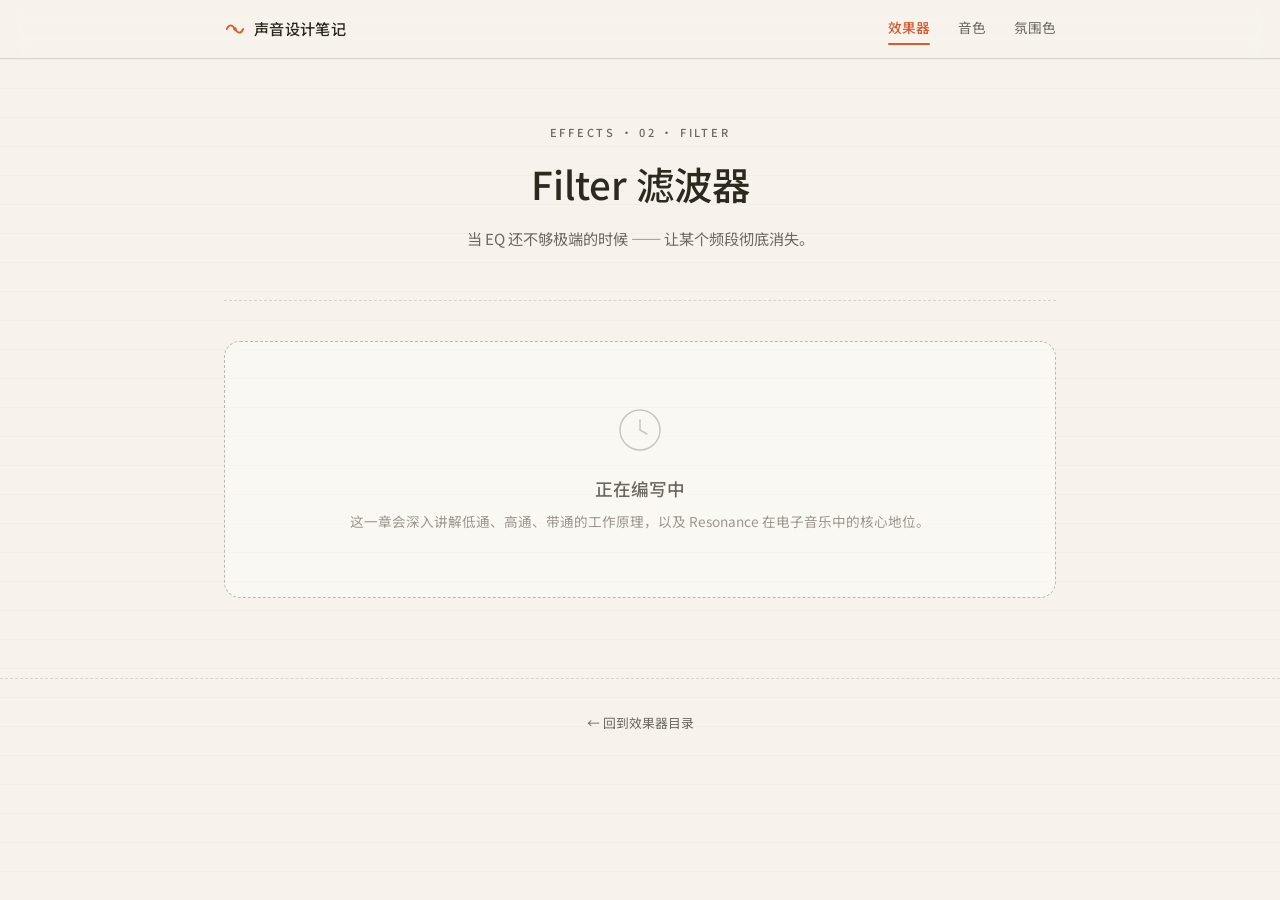
<file: effects/filter.html>
<!DOCTYPE html>
<html lang="zh-CN">
<head>
<meta charset="UTF-8">
<meta name="viewport" content="width=device-width, initial-scale=1.0">
<title>Filter 滤波器 · 声音设计笔记</title>
<link rel="stylesheet" href="../assets/css/main.css">
</head>
<body>
<nav class="site-nav">
  <div class="nav-inner">
    <a href="../index.html" class="nav-logo">
      <svg viewBox="0 0 24 24" fill="none" xmlns="http://www.w3.org/2000/svg">
        <path d="M3 12 Q7 4 12 12 Q17 20 21 12" stroke="#D85A30" stroke-width="2" stroke-linecap="round" fill="none"/>
        <circle cx="12" cy="12" r="2" fill="#D85A30"/>
      </svg>
      声音设计笔记
    </a>
    <div class="nav-links">
      <a href="index.html" class="active">效果器</a>
      <a href="../timbre/index.html">音色</a>
      <a href="../atmosphere/index.html">氛围色</a>
    </div>
  </div>
</nav>
<div class="container">
  <header class="page-header">
    <div class="page-eyebrow">EFFECTS · 02 · FILTER</div>
    <h1>Filter 滤波器</h1>
    <p class="lead">当 EQ 还不够极端的时候 —— 让某个频段彻底消失。</p>
  </header>
  <div class="coming-soon">
    <svg width="48" height="48" viewBox="0 0 48 48" fill="none" xmlns="http://www.w3.org/2000/svg">
      <circle cx="24" cy="24" r="20" stroke="#9B978E" stroke-width="1.5" fill="none"/>
      <path d="M24 14 L24 24 L31 28" stroke="#9B978E" stroke-width="1.5" stroke-linecap="round"/>
    </svg>
    <h3>正在编写中</h3>
    <p>这一章会深入讲解低通、高通、带通的工作原理，以及 Resonance 在电子音乐中的核心地位。</p>
  </div>
</div>
<footer class="site-footer"><p><a href="index.html" style="color:var(--ink-light);text-decoration:none;">← 回到效果器目录</a></p></footer>
</body>
</html>
</file>
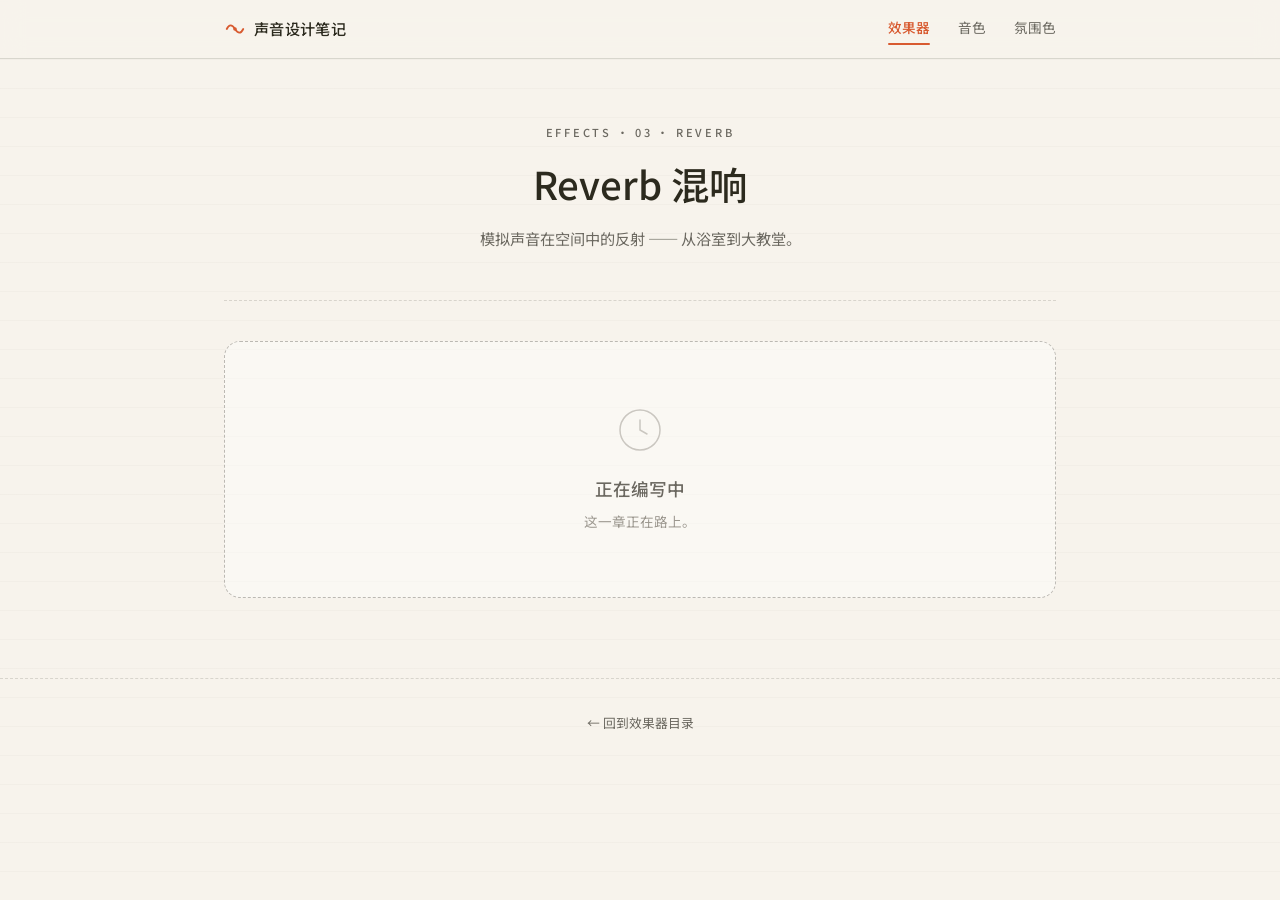
<file: effects/reverb.html>
<!DOCTYPE html>
<html lang="zh-CN">
<head>
<meta charset="UTF-8">
<meta name="viewport" content="width=device-width, initial-scale=1.0">
<title>Reverb 混响 · 声音设计笔记</title>
<link rel="stylesheet" href="../assets/css/main.css">
</head>
<body>
<nav class="site-nav">
  <div class="nav-inner">
    <a href="../index.html" class="nav-logo">
      <svg viewBox="0 0 24 24" fill="none" xmlns="http://www.w3.org/2000/svg">
        <path d="M3 12 Q7 4 12 12 Q17 20 21 12" stroke="#D85A30" stroke-width="2" stroke-linecap="round" fill="none"/>
        <circle cx="12" cy="12" r="2" fill="#D85A30"/>
      </svg>
      声音设计笔记
    </a>
    <div class="nav-links">
      <a href="index.html" class="active">效果器</a>
      <a href="../timbre/index.html">音色</a>
      <a href="../atmosphere/index.html">氛围色</a>
    </div>
  </div>
</nav>
<div class="container">
  <header class="page-header">
    <div class="page-eyebrow">EFFECTS · 03 · REVERB</div>
    <h1>Reverb 混响</h1>
    <p class="lead">模拟声音在空间中的反射 —— 从浴室到大教堂。</p>
  </header>
  <div class="coming-soon">
    <svg width="48" height="48" viewBox="0 0 48 48" fill="none" xmlns="http://www.w3.org/2000/svg">
      <circle cx="24" cy="24" r="20" stroke="#9B978E" stroke-width="1.5" fill="none"/>
      <path d="M24 14 L24 24 L31 28" stroke="#9B978E" stroke-width="1.5" stroke-linecap="round"/>
    </svg>
    <h3>正在编写中</h3>
    <p>这一章正在路上。</p>
  </div>
</div>
<footer class="site-footer"><p><a href="index.html" style="color:var(--ink-light);text-decoration:none;">← 回到效果器目录</a></p></footer>
</body>
</html>
</file>
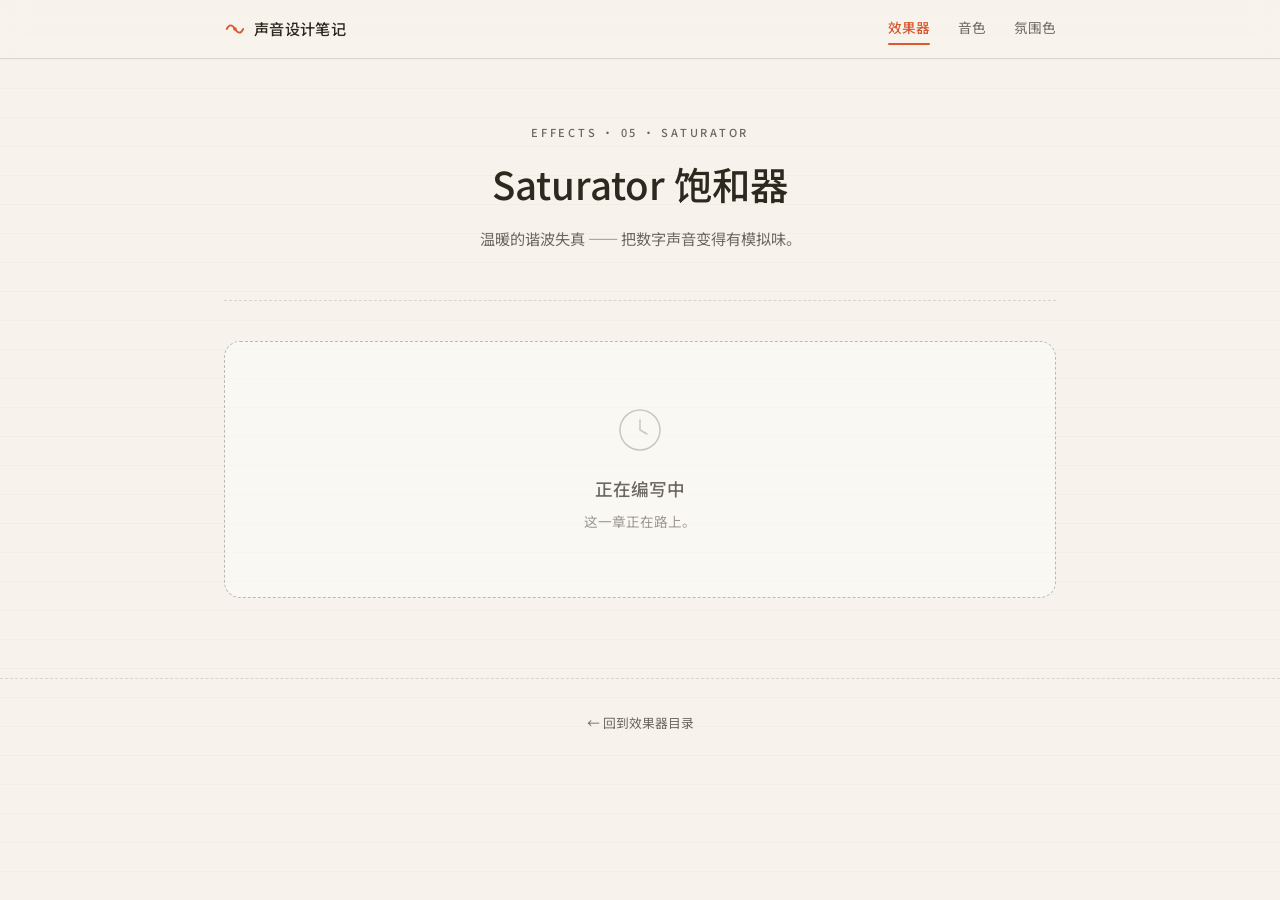
<file: effects/saturator.html>
<!DOCTYPE html>
<html lang="zh-CN">
<head>
<meta charset="UTF-8">
<meta name="viewport" content="width=device-width, initial-scale=1.0">
<title>Saturator 饱和器 · 声音设计笔记</title>
<link rel="stylesheet" href="../assets/css/main.css">
</head>
<body>
<nav class="site-nav">
  <div class="nav-inner">
    <a href="../index.html" class="nav-logo">
      <svg viewBox="0 0 24 24" fill="none" xmlns="http://www.w3.org/2000/svg">
        <path d="M3 12 Q7 4 12 12 Q17 20 21 12" stroke="#D85A30" stroke-width="2" stroke-linecap="round" fill="none"/>
        <circle cx="12" cy="12" r="2" fill="#D85A30"/>
      </svg>
      声音设计笔记
    </a>
    <div class="nav-links">
      <a href="index.html" class="active">效果器</a>
      <a href="../timbre/index.html">音色</a>
      <a href="../atmosphere/index.html">氛围色</a>
    </div>
  </div>
</nav>
<div class="container">
  <header class="page-header">
    <div class="page-eyebrow">EFFECTS · 05 · SATURATOR</div>
    <h1>Saturator 饱和器</h1>
    <p class="lead">温暖的谐波失真 —— 把数字声音变得有模拟味。</p>
  </header>
  <div class="coming-soon">
    <svg width="48" height="48" viewBox="0 0 48 48" fill="none" xmlns="http://www.w3.org/2000/svg">
      <circle cx="24" cy="24" r="20" stroke="#9B978E" stroke-width="1.5" fill="none"/>
      <path d="M24 14 L24 24 L31 28" stroke="#9B978E" stroke-width="1.5" stroke-linecap="round"/>
    </svg>
    <h3>正在编写中</h3>
    <p>这一章正在路上。</p>
  </div>
</div>
<footer class="site-footer"><p><a href="index.html" style="color:var(--ink-light);text-decoration:none;">← 回到效果器目录</a></p></footer>
</body>
</html>
</file>
<file: assets/css/main.css>
/* ============================================
   声音设计学习站 · 主样式
   极简手绘风 · 暖橙强调色 · 米色纸面
   ============================================ */

@import url('https://fonts.googleapis.com/css2?family=Noto+Sans+SC:wght@300;400;500;700&display=swap');

:root {
  --ink: #2C2A1E;
  --ink-light: #6B6860;
  --ink-lighter: #9B978E;
  --paper: #F7F3EC;
  --paper-2: #EDE8DF;
  --paper-3: #E3DDD0;
  --accent: #D85A30;
  --accent-soft: #FAECE7;
  --accent-2: #1D9E75;
  --accent-3: #7B5EA7;
  --line: rgba(44, 42, 30, 0.15);
  --line-strong: rgba(44, 42, 30, 0.3);

  --font-body: 'Noto Sans SC', -apple-system, BlinkMacSystemFont, sans-serif;
  --maxw: 880px;
}

* { box-sizing: border-box; margin: 0; padding: 0; }

html { scroll-behavior: smooth; }

body {
  font-family: var(--font-body);
  background: var(--paper);
  color: var(--ink);
  line-height: 1.7;
  font-weight: 400;
  -webkit-font-smoothing: antialiased;
  -moz-osx-font-smoothing: grayscale;
  min-height: 100vh;
  overflow-x: hidden;
}

/* 纸面纹理 */
body::before {
  content: '';
  position: fixed;
  inset: 0;
  background-image:
    repeating-linear-gradient(0deg, transparent, transparent 28px, rgba(44, 42, 30, 0.025) 28px, rgba(44, 42, 30, 0.025) 29px);
  pointer-events: none;
  z-index: 0;
}

.container {
  max-width: var(--maxw);
  margin: 0 auto;
  padding: 0 1.5rem;
  position: relative;
  z-index: 1;
}

/* ============================================
   全局导航
   ============================================ */
.site-nav {
  border-bottom: 1px solid var(--line);
  background: var(--paper);
  position: sticky;
  top: 0;
  z-index: 100;
  backdrop-filter: blur(12px);
  background: rgba(247, 243, 236, 0.92);
}

.nav-inner {
  max-width: var(--maxw);
  margin: 0 auto;
  padding: 1rem 1.5rem;
  display: flex;
  align-items: center;
  justify-content: space-between;
  gap: 2rem;
}

.nav-logo {
  font-weight: 500;
  font-size: 0.95rem;
  letter-spacing: 0.02em;
  text-decoration: none;
  color: var(--ink);
  display: flex;
  align-items: center;
  gap: 8px;
}

.nav-logo svg {
  width: 22px;
  height: 22px;
}

.nav-links {
  display: flex;
  gap: 1.75rem;
  font-size: 0.85rem;
}

.nav-links a {
  text-decoration: none;
  color: var(--ink-light);
  transition: color 0.2s;
  position: relative;
  padding-bottom: 2px;
}

.nav-links a:hover { color: var(--ink); }

.nav-links a.active {
  color: var(--accent);
  font-weight: 500;
}

.nav-links a.active::after {
  content: '';
  position: absolute;
  left: 0;
  right: 0;
  bottom: -4px;
  height: 2px;
  background: var(--accent);
  border-radius: 1px;
}

@media (max-width: 600px) {
  .nav-links { gap: 1rem; font-size: 0.8rem; }
  .nav-inner { padding: 0.875rem 1rem; }
}

/* ============================================
   通用排版
   ============================================ */
h1, h2, h3, h4 {
  font-family: var(--font-body);
  color: var(--ink);
  font-weight: 500;
  line-height: 1.35;
}

h1 { font-size: 2rem; margin-bottom: 1rem; }
h2 { font-size: 1.4rem; margin-bottom: 0.75rem; margin-top: 2.5rem; }
h3 { font-size: 1.1rem; margin-bottom: 0.5rem; margin-top: 1.5rem; }

p {
  font-size: 0.95rem;
  line-height: 1.8;
  color: var(--ink);
  margin-bottom: 1rem;
}

p.lead {
  font-size: 1.05rem;
  color: var(--ink-light);
  line-height: 1.75;
}

.muted { color: var(--ink-light); }

em.accent {
  font-style: normal;
  color: var(--accent);
  font-weight: 500;
}

a { color: var(--accent); }

hr.divider {
  border: none;
  border-top: 1px dashed var(--line);
  margin: 2.5rem 0;
}

/* ============================================
   页面 Header (页面顶部介绍区)
   ============================================ */
.page-header {
  text-align: center;
  padding: 4rem 0 3rem;
  border-bottom: 1px dashed var(--line);
  margin-bottom: 2.5rem;
}

.page-eyebrow {
  font-size: 11px;
  letter-spacing: 0.25em;
  text-transform: uppercase;
  color: var(--ink-light);
  margin-bottom: 1rem;
  font-weight: 500;
}

.page-header h1 {
  font-size: 2.4rem;
  margin-bottom: 1rem;
}

.page-header h1 em {
  font-style: normal;
  color: var(--accent);
  position: relative;
}

.page-header h1 em::after {
  content: '';
  position: absolute;
  bottom: 4px;
  left: 0;
  right: 0;
  height: 4px;
  background: var(--accent);
  opacity: 0.25;
  border-radius: 2px;
  z-index: -1;
}

.page-header p.lead {
  max-width: 540px;
  margin: 0 auto;
  font-size: 0.95rem;
}

/* ============================================
   卡片与栅格
   ============================================ */
.grid {
  display: grid;
  gap: 14px;
  margin: 1.25rem 0;
}

.grid-2 { grid-template-columns: 1fr 1fr; }
.grid-3 { grid-template-columns: repeat(3, 1fr); }
.grid-auto { grid-template-columns: repeat(auto-fit, minmax(220px, 1fr)); }

@media (max-width: 600px) {
  .grid-2, .grid-3 { grid-template-columns: 1fr; }
}

.card {
  background: white;
  border: 1px solid var(--line);
  border-radius: 12px;
  padding: 1.2rem 1.4rem;
  transition: border-color 0.2s, transform 0.2s;
}

.card-link {
  display: block;
  text-decoration: none;
  color: inherit;
}

.card-link:hover {
  border-color: var(--accent);
  transform: translateY(-2px);
}

.card-soft {
  background: var(--paper-2);
  border: 1px solid var(--line);
  border-radius: 10px;
  padding: 1rem 1.1rem;
}

.card .card-eyebrow {
  font-size: 10px;
  letter-spacing: 0.15em;
  text-transform: uppercase;
  color: var(--ink-light);
  margin-bottom: 0.5rem;
  font-weight: 500;
}

.card h3 {
  font-size: 1rem;
  margin: 0 0 0.4rem;
}

.card p {
  font-size: 0.85rem;
  line-height: 1.65;
  color: var(--ink-light);
  margin: 0;
}

.card-icon { margin-bottom: 0.85rem; }

.tag {
  display: inline-block;
  font-size: 11px;
  padding: 3px 10px;
  border-radius: 100px;
  font-weight: 500;
  margin-top: 8px;
}

.tag-coral { background: var(--accent-soft); color: #993C1D; }
.tag-teal { background: #E1F5EE; color: #085041; }
.tag-purple { background: #EEEDFE; color: #3C3489; }
.tag-gray { background: var(--paper-3); color: var(--ink-light); }

/* ============================================
   Scene Box (引用案例框)
   ============================================ */
.scene-box {
  border: 1px solid var(--line);
  border-radius: 12px;
  padding: 1.2rem 1.4rem;
  margin: 1.5rem 0;
  position: relative;
  background: white;
}

.scene-label {
  position: absolute;
  top: -10px;
  left: 16px;
  background: var(--paper);
  padding: 0 10px;
  font-size: 11px;
  letter-spacing: 0.12em;
  color: var(--accent);
  text-transform: uppercase;
  font-weight: 500;
}

.scene-box p {
  font-size: 0.88rem;
  line-height: 1.75;
  margin: 0;
}

/* ============================================
   占位/Coming Soon
   ============================================ */
.coming-soon {
  text-align: center;
  padding: 4rem 1rem;
  border: 1px dashed var(--line-strong);
  border-radius: 16px;
  margin: 2rem 0;
  background: rgba(255, 255, 255, 0.4);
}

.coming-soon svg {
  margin-bottom: 1rem;
  opacity: 0.5;
}

.coming-soon h3 {
  font-size: 1.1rem;
  color: var(--ink-light);
  margin: 0 0 0.5rem;
}

.coming-soon p {
  font-size: 0.85rem;
  color: var(--ink-lighter);
  margin: 0;
}

/* ============================================
   Footer
   ============================================ */
.site-footer {
  margin-top: 5rem;
  padding: 2rem 0;
  border-top: 1px dashed var(--line);
  text-align: center;
}

.site-footer p {
  font-size: 0.8rem;
  color: var(--ink-lighter);
  margin: 0;
}
</file>
<file: assets/css/atmosphere.css>
/* ============================================
   氛围色页 — Atmosphere 专属样式
   ============================================ */

/* metaphor-box（与 timbre 共享） */
.metaphor-box {
  background: var(--accent-soft);
  border: 1px solid rgba(216, 90, 48, 0.18);
  border-left: 3px solid var(--accent);
  border-radius: 12px;
  padding: 16px 20px;
}
.metaphor-head {
  font-size: 11px;
  letter-spacing: 0.12em;
  text-transform: uppercase;
  color: var(--accent);
  font-weight: 500;
  margin-bottom: 6px;
}
.metaphor-box p {
  font-size: 0.9rem;
  color: var(--ink);
  line-height: 1.75;
  margin: 0;
}

/* ============= Tab 切换 ============= */
.amb-tabs {
  display: flex;
  flex-wrap: wrap;
  gap: 6px;
  margin: 1.5rem 0 1.25rem;
  padding: 6px;
  background: var(--paper);
  border: 1px solid var(--line);
  border-radius: 14px;
  position: sticky;
  top: 0;
  z-index: 10;
  backdrop-filter: blur(6px);
  background-color: rgba(247, 243, 236, 0.92);
}
.amb-tab {
  flex: 1;
  min-width: 88px;
  padding: 8px 12px;
  background: transparent;
  border: 1px solid transparent;
  border-radius: 10px;
  color: var(--ink-light);
  font-family: inherit;
  font-size: 0.83rem;
  cursor: pointer;
  white-space: nowrap;
  transition: all 0.15s;
}
.amb-tab:hover {
  background: rgba(216, 90, 48, 0.06);
  color: var(--ink);
}
.amb-tab.active {
  background: white;
  border-color: var(--line);
  color: var(--accent);
  font-weight: 500;
}

/* ============= 分类标题条 ============= */
.amb-section {
  display: none;
  animation: fadeIn 0.25s ease-out;
}
.amb-section.active { display: block; }
@keyframes fadeIn {
  from { opacity: 0; transform: translateY(6px); }
  to { opacity: 1; transform: translateY(0); }
}

.cat-header {
  display: flex;
  align-items: baseline;
  gap: 12px;
  margin-bottom: 12px;
}
.cat-badge {
  font-size: 0.86rem;
  font-weight: 500;
  padding: 4px 14px;
  border-radius: 14px;
  color: white;
}
.cat-en {
  font-family: ui-monospace, monospace;
  font-size: 0.78rem;
  color: var(--ink-light);
  letter-spacing: 0.03em;
}
.cat-nature .cat-badge { background: #1D9E75; }
.cat-weather .cat-badge { background: #378ADD; }
.cat-urban .cat-badge { background: #5F5E5A; }
.cat-sustain .cat-badge { background: #7B5EA7; }
.cat-synth .cat-badge { background: #D85A30; }
.cat-processed .cat-badge { background: #D4537E; }
.cat-compare .cat-badge { background: #2C2A1E; }

/* ============= 声音卡片网格 ============= */
.sound-grid {
  display: grid;
  grid-template-columns: repeat(auto-fill, minmax(260px, 1fr));
  gap: 12px;
  margin: 1rem 0 1.5rem;
}
.sound-card {
  background: white;
  border: 1px solid var(--line);
  border-radius: 14px;
  padding: 14px 16px;
  transition: border-color 0.2s, box-shadow 0.2s;
  position: relative;
}
.sound-card:hover {
  border-color: var(--cardc, var(--ink-light));
}
.sound-card.playing {
  border-color: var(--cardc, var(--accent));
  box-shadow: 0 0 0 2px var(--cardc-soft, var(--accent-soft));
}

.sc-name {
  font-size: 0.95rem;
  font-weight: 500;
  color: var(--ink);
  margin-bottom: 4px;
}
.sc-subtype {
  display: inline-block;
  font-size: 10px;
  padding: 2px 10px;
  border-radius: 10px;
  margin-bottom: 6px;
  background: var(--cardc-soft, rgba(0, 0, 0, 0.04));
  color: var(--cardc, var(--ink-light));
}
.sc-eng {
  font-family: ui-monospace, monospace;
  font-size: 10px;
  color: var(--ink-light);
  margin-bottom: 6px;
}
.sc-desc {
  font-size: 0.78rem;
  color: var(--ink-light);
  line-height: 1.65;
  margin-bottom: 10px;
}
.sc-play {
  display: flex;
  align-items: center;
  gap: 6px;
  width: 100%;
  padding: 7px 12px;
  background: var(--paper);
  border: 1px solid var(--line);
  border-radius: 10px;
  color: var(--ink);
  font-family: inherit;
  font-size: 0.82rem;
  cursor: pointer;
  transition: all 0.15s;
}
.sc-play:hover {
  border-color: var(--cardc, var(--accent));
  color: var(--cardc, var(--accent));
}
.sc-play.on {
  background: var(--cardc, var(--accent));
  border-color: var(--cardc, var(--accent));
  color: white;
}
.sc-play svg { flex-shrink: 0; }

.sc-viz {
  margin-top: 8px;
  height: 42px;
  border-radius: 7px;
  overflow: hidden;
  background: #1A1816;
}
.sc-viz canvas {
  width: 100%;
  height: 42px;
  display: block;
}
.sc-prog-wrap {
  margin-top: 5px;
  height: 2px;
  background: rgba(0, 0, 0, 0.06);
  border-radius: 2px;
  overflow: hidden;
}
.sc-prog {
  height: 100%;
  width: 0;
  background: var(--cardc, var(--accent));
  transition: width 0.2s linear;
}

/* ============= 信息卡（用在场景&作品） ============= */
.amb-info {
  display: grid;
  grid-template-columns: 1fr 1fr;
  gap: 14px;
  margin: 1rem 0 0;
}
@media (max-width: 700px) {
  .amb-info { grid-template-columns: 1fr; }
}
.amb-info-card {
  background: var(--paper);
  border: 1px solid var(--line);
  border-radius: 12px;
  padding: 16px 18px;
}
.info-head {
  font-size: 0.85rem;
  font-weight: 500;
  color: var(--ink);
  margin-bottom: 6px;
}
.amb-info-card p {
  font-size: 0.82rem;
  color: var(--ink);
  line-height: 1.75;
  margin: 0;
}

/* ============= 横向对比表 ============= */
.compare-table {
  width: 100%;
  border-collapse: collapse;
  margin: 1rem 0;
  font-size: 0.88rem;
}
.compare-table th {
  text-align: left;
  padding: 10px 12px;
  font-weight: 500;
  font-size: 11px;
  text-transform: uppercase;
  letter-spacing: 0.06em;
  color: var(--ink-light);
  border-bottom: 1px solid var(--line);
}
.compare-table td {
  padding: 12px 12px;
  border-bottom: 1px solid var(--line);
  color: var(--ink);
  vertical-align: middle;
}
.compare-table tr:last-child td { border-bottom: none; }
.compare-table .tname {
  font-weight: 500;
  font-size: 0.96rem;
}
.lf-dots {
  display: inline-flex;
  gap: 3px;
}
.lf-dots::before {
  content: "";
  display: none;
}
.lf-dots[data-fill="1"]::after { content: "● ○ ○ ○ ○"; }
.lf-dots[data-fill="2"]::after { content: "● ● ○ ○ ○"; }
.lf-dots[data-fill="3"]::after { content: "● ● ● ○ ○"; }
.lf-dots[data-fill="4"]::after { content: "● ● ● ● ○"; }
.lf-dots[data-fill="5"]::after { content: "● ● ● ● ●"; }
.lf-dots::after {
  font-family: ui-monospace, monospace;
  font-size: 13px;
  color: var(--ink-light);
  letter-spacing: 1px;
}

.cmp-btn {
  display: inline-flex !important;
  align-items: center;
  gap: 6px;
  font-size: 0.82rem !important;
  padding: 6px 12px !important;
  background: var(--paper) !important;
  border: 1px solid var(--line) !important;
  color: var(--cc, var(--ink)) !important;
}
.cmp-btn:hover { border-color: var(--cc) !important; }
.cmp-btn.on {
  background: var(--cc) !important;
  border-color: var(--cc) !important;
  color: white !important;
}

.compare-viz-wrap {
  margin-top: 16px;
  background: var(--paper);
  border: 1px solid var(--line);
  border-radius: 12px;
  padding: 14px 16px;
}
#compareViz {
  width: 100%;
  height: 110px;
  display: block;
  background: #1A1816;
  border-radius: 8px;
}

/* ============= 通用 ico-play ============= */
.ico-play {
  width: 8px;
  height: 8px;
  background: currentColor;
  display: inline-block;
  clip-path: polygon(0 0, 100% 50%, 0 100%);
  flex-shrink: 0;
}
.cmp-btn.on .ico-play,
.sc-play.on .ico-play {
  clip-path: none;
  border-radius: 1px;
}
</file>
<file: assets/css/timbre.css>
/* ============================================
   音色页 — Timbre 专属样式
   遵循极简手绘风 + 与 EQ 页一致的卡片/网格规范
   ============================================ */

/* ============= 类比 / 核心洞见框 ============= */
.metaphor-box {
  background: var(--accent-soft);
  border: 1px solid rgba(216, 90, 48, 0.18);
  border-left: 3px solid var(--accent);
  border-radius: 12px;
  padding: 16px 20px;
  margin: 1.25rem 0;
}
.metaphor-head {
  font-size: 11px;
  letter-spacing: 0.12em;
  text-transform: uppercase;
  color: var(--accent);
  font-weight: 500;
  margin-bottom: 6px;
}
.metaphor-box p {
  font-size: 0.9rem;
  color: var(--ink);
  line-height: 1.75;
  margin: 0;
}

/* ============= 五维度卡片 ============= */
.dim-grid {
  display: grid;
  grid-template-columns: repeat(auto-fit, minmax(160px, 1fr));
  gap: 12px;
  margin: 1.25rem 0;
}
.dim-card {
  background: white;
  border: 1px solid var(--line);
  border-radius: 12px;
  padding: 14px 16px;
  transition: border-color 0.15s;
}
.dim-card:hover { border-color: var(--accent); }
.dim-icon {
  width: 32px;
  height: 24px;
  margin-bottom: 8px;
  display: block;
}
.dim-name {
  font-size: 0.95rem;
  font-weight: 500;
  color: var(--ink);
  margin-bottom: 4px;
}
.dim-desc {
  font-size: 0.82rem;
  color: var(--ink-light);
  line-height: 1.6;
}

/* ============= 波形卡片网格 ============= */
.wave-grid {
  display: grid;
  grid-template-columns: repeat(2, 1fr);
  gap: 12px;
  margin-bottom: 1rem;
}
@media (max-width: 700px) {
  .wave-grid { grid-template-columns: 1fr; }
}
.wave-card {
  background: rgba(247, 243, 236, 0.06);
  border: 1px solid rgba(247, 243, 236, 0.12);
  border-radius: 10px;
  padding: 14px 16px;
  color: rgba(247, 243, 236, 0.85);
  transition: all 0.15s;
}
.wave-card[data-wave="sine"] { color: #E8A070; }
.wave-card[data-wave="square"] { color: #B294D8; }
.wave-card[data-wave="sawtooth"] { color: #6ED9AC; }
.wave-card[data-wave="triangle"] { color: #E8C770; }

.wave-card.playing {
  border-color: currentColor;
  background: rgba(247, 243, 236, 0.1);
}
.wave-meta {
  font-family: ui-monospace, monospace;
  font-size: 11px;
  font-weight: 500;
  letter-spacing: 0.06em;
  color: currentColor;
  margin-bottom: 8px;
}
.wave-shape {
  width: 100%;
  height: 40px;
  display: block;
  margin-bottom: 8px;
}
.wave-tags {
  display: flex;
  flex-wrap: wrap;
  gap: 4px;
  margin-bottom: 8px;
}
.wave-tag {
  font-size: 10px;
  padding: 2px 8px;
  border: 1px solid currentColor;
  border-radius: 10px;
  color: currentColor;
  opacity: 0.85;
}
.wave-desc {
  font-size: 0.78rem;
  color: rgba(247, 243, 236, 0.55);
  line-height: 1.6;
  margin-bottom: 10px;
}
.wave-play {
  display: inline-flex;
  align-items: center;
  gap: 5px;
  font-size: 11px !important;
  padding: 6px 12px !important;
  background: rgba(247, 243, 236, 0.08) !important;
  color: currentColor !important;
  border: 1px solid currentColor !important;
}
.wave-card.playing .wave-play {
  background: currentColor !important;
  color: #1A1816 !important;
}
.wave-play-ico { fill: currentColor; flex-shrink: 0; }
.wave-card.playing .wave-play-ico { display: none; }
.wave-card.playing .wave-play::before {
  content: "";
  display: inline-block;
  width: 7px;
  height: 7px;
  background: currentColor;
  border-radius: 1px;
}

#wave-canvas {
  width: 100%;
  height: 110px;
  display: block;
  border-radius: 8px;
  margin: 0.8rem 0 0.4rem;
}
.canvas-caption {
  font-size: 11px;
  color: rgba(247, 243, 236, 0.4);
  text-align: center;
  margin: 0;
}

/* ============= 谐波频谱柱状图 ============= */
.harmonic-grid {
  display: grid;
  grid-template-columns: repeat(4, 1fr);
  gap: 12px;
  margin: 1.25rem 0;
}
@media (max-width: 700px) {
  .harmonic-grid { grid-template-columns: repeat(2, 1fr); }
}
.harmonic-col {
  background: white;
  border: 1px solid var(--line);
  border-radius: 12px;
  padding: 14px 12px;
  text-align: center;
}
.harmonic-name {
  font-size: 0.85rem;
  font-weight: 500;
  color: var(--c, var(--accent));
  margin-bottom: 10px;
}
.harmonic-bars {
  display: flex;
  align-items: flex-end;
  justify-content: space-evenly;
  height: 80px;
  gap: 6px;
  padding-bottom: 4px;
  border-bottom: 1px solid var(--line);
}
.hbar {
  flex: 1;
  background: var(--c, var(--accent));
  border-radius: 2px 2px 0 0;
  height: var(--h);
  min-height: 1px;
  transition: height 0.3s;
}
.harmonic-axis {
  display: flex;
  justify-content: space-evenly;
  margin-top: 5px;
  font-size: 10px;
  font-family: ui-monospace, monospace;
  color: var(--ink-light);
}
.harmonic-axis span { flex: 1; }
.harmonic-sub {
  font-size: 0.72rem;
  color: var(--ink-light);
  line-height: 1.4;
  margin-top: 6px;
}

/* ============= 五种音色类别 ============= */
.tcat {
  background: white;
  border: 1px solid var(--line);
  border-radius: 14px;
  padding: 20px 24px;
  margin-bottom: 14px;
  position: relative;
  overflow: hidden;
}
.tcat::before {
  content: "";
  position: absolute;
  top: 0;
  left: 0;
  width: 4px;
  height: 100%;
  background: var(--tcat-c, var(--accent));
}
.tcat-percussive { --tcat-c: #D85A30; }
.tcat-sustained { --tcat-c: #1D9E75; }
.tcat-resonant { --tcat-c: #7B5EA7; }
.tcat-noisy { --tcat-c: #9B978E; }
.tcat-modulated { --tcat-c: #A07820; }

.tcat-head {
  display: flex;
  gap: 16px;
  align-items: baseline;
  margin-bottom: 16px;
  padding-bottom: 12px;
  border-bottom: 1px dashed var(--line);
}
.tcat-num {
  font-family: ui-monospace, monospace;
  font-size: 22px;
  font-weight: 500;
  color: var(--tcat-c);
  line-height: 1;
}
.tcat-title h3 {
  font-size: 1.15rem;
  font-weight: 500;
  margin: 0 0 3px;
  color: var(--ink);
}
.tcat-tagline {
  font-size: 0.82rem;
  color: var(--ink-light);
  line-height: 1.5;
}
.tcat-body {
  display: grid;
  grid-template-columns: 1.4fr 1fr;
  gap: 24px;
}
@media (max-width: 720px) {
  .tcat-body { grid-template-columns: 1fr; gap: 16px; }
}
.tcat-left p {
  font-size: 0.88rem;
  color: var(--ink);
  line-height: 1.75;
  margin-bottom: 10px;
}
.tcat-chips {
  display: flex;
  flex-wrap: wrap;
  gap: 5px;
  margin: 10px 0;
}
.chip {
  font-size: 11px;
  padding: 3px 10px;
  background: rgba(0, 0, 0, 0.04);
  border-radius: 12px;
  color: var(--ink-light);
}
.tcat-percussive .chip { background: rgba(216, 90, 48, 0.08); color: #993C1D; }
.tcat-sustained .chip { background: rgba(29, 158, 117, 0.08); color: #1A6E52; }
.tcat-resonant .chip { background: rgba(123, 94, 167, 0.08); color: #534AB7; }
.tcat-noisy .chip { background: rgba(155, 151, 142, 0.10); color: #5F5E5A; }
.tcat-modulated .chip { background: rgba(160, 120, 32, 0.08); color: #7A5A0F; }

.scene-ref {
  font-size: 0.78rem !important;
  color: var(--ink-light) !important;
  font-style: italic;
  border-top: 1px dashed var(--line);
  padding-top: 8px;
  margin-top: 8px !important;
  line-height: 1.65 !important;
}

/* ADSR mini bars */
.tcat-right {
  display: flex;
  flex-direction: column;
  gap: 10px;
}
.adsr-mini {
  display: flex;
  align-items: flex-end;
  gap: 4px;
  height: 56px;
  padding: 0;
}
.adsr-col {
  flex: 1;
  display: flex;
  flex-direction: column;
  align-items: center;
  gap: 3px;
  height: 100%;
  justify-content: flex-end;
}
.adsr-bar {
  width: 100%;
  background: var(--tcat-c);
  opacity: 0.4;
  border-radius: 3px 3px 0 0;
  height: var(--h);
  min-height: 4px;
}
.adsr-col span {
  font-size: 10px;
  font-family: ui-monospace, monospace;
  color: var(--ink-light);
}
.adsr-caption {
  font-size: 11px;
  color: var(--ink-light);
  text-align: center;
  margin-bottom: 4px;
}

/* Audio play buttons */
.audio-row {
  display: flex;
  flex-wrap: wrap;
  gap: 6px;
}
.audio-btn {
  font-size: 11px !important;
  padding: 5px 11px !important;
  background: var(--paper) !important;
  border: 1px solid var(--line) !important;
  color: var(--ink) !important;
  display: inline-flex !important;
  align-items: center;
  gap: 5px;
}
.audio-btn:hover {
  border-color: var(--tcat-c) !important;
  color: var(--tcat-c) !important;
}
.audio-btn.playing {
  background: var(--tcat-c) !important;
  color: white !important;
  border-color: var(--tcat-c) !important;
}
.ico-play {
  width: 7px;
  height: 7px;
  background: currentColor;
  display: inline-block;
  clip-path: polygon(0 0, 100% 50%, 0 100%);
  flex-shrink: 0;
}
.audio-btn.playing .ico-play {
  clip-path: none;
  border-radius: 1px;
}

/* ============= 时间包络对比 ============= */
.env-grid {
  display: grid;
  grid-template-columns: repeat(2, 1fr);
  gap: 14px;
  margin: 1.25rem 0;
}
@media (max-width: 700px) {
  .env-grid { grid-template-columns: 1fr; }
}
.env-panel {
  background: white;
  border: 1px solid var(--line);
  border-radius: 12px;
  padding: 16px 20px;
}
.env-title {
  font-size: 0.95rem;
  font-weight: 500;
  color: var(--ink);
  margin-bottom: 4px;
}
.env-sub {
  font-size: 0.78rem;
  color: var(--ink-light);
  margin-bottom: 10px;
}
.env-curve {
  width: 100%;
  height: 60px;
  display: block;
  margin-bottom: 10px;
}
.env-tags {
  display: flex;
  flex-wrap: wrap;
  gap: 4px;
}
.env-tag {
  font-size: 10px;
  padding: 2px 8px;
  background: rgba(0, 0, 0, 0.04);
  border-radius: 10px;
  color: var(--ink-light);
  font-family: ui-monospace, monospace;
}

/* ============= 复用：article-toc（与 eq.css 同步） ============= */
.article-toc {
  background: var(--paper);
  border: 1px solid var(--line);
  border-radius: 14px;
  padding: 1rem 1.2rem 0.7rem;
  margin: 0 0 2rem;
}
.toc-head {
  display: flex;
  align-items: center;
  gap: 8px;
  font-size: 12px;
  font-weight: 500;
  color: var(--ink-light);
  text-transform: uppercase;
  letter-spacing: 0.08em;
  margin-bottom: 0.6rem;
}
.toc-list {
  list-style: none;
  margin: 0;
  padding: 0;
  columns: 2;
  column-gap: 1.4rem;
}
@media (max-width: 700px) {
  .toc-list { columns: 1; }
}
.toc-list li {
  break-inside: avoid;
  margin: 0 0 6px;
  font-size: 0.88rem;
}
.toc-list a {
  color: var(--ink);
  text-decoration: none;
  display: flex;
  align-items: baseline;
  gap: 8px;
  padding: 3px 0;
  transition: color 0.15s;
}
.toc-list a:hover { color: var(--accent); }
.toc-list .toc-num {
  font-family: ui-monospace, monospace;
  font-size: 11px;
  color: var(--ink-light);
  flex-shrink: 0;
  min-width: 22px;
}

/* dark-panel 在音色页里也有用 */
.dark-panel {
  background: #1A1816;
  border-radius: 16px;
  padding: 1.75rem;
  color: var(--paper);
  margin: 1.5rem 0;
}
.warning-bar {
  background: rgba(216, 90, 48, 0.15);
  border-left: 3px solid var(--accent);
  padding: 8px 12px;
  border-radius: 4px;
  font-size: 12px;
  color: rgba(247, 243, 236, 0.85);
  margin-bottom: 1rem;
}
</file>
<file: assets/css/eq.css>
/* ============================================
   EQ 页面专属样式
   ============================================ */

/* 修正性 vs 创意性 双栏 */
.intent-grid {
  display: grid;
  grid-template-columns: 1fr 1fr;
  gap: 14px;
  margin: 1.5rem 0;
}

@media (max-width: 600px) {
  .intent-grid { grid-template-columns: 1fr; }
}

.intent-card {
  background: white;
  border: 1px solid var(--line);
  border-radius: 12px;
  padding: 1.2rem 1.4rem;
}

.intent-card .intent-tag {
  display: inline-block;
  font-size: 11px;
  padding: 3px 10px;
  border-radius: 100px;
  font-weight: 500;
  margin-bottom: 0.65rem;
}

.intent-card.corrective .intent-tag {
  background: var(--accent-soft);
  color: #993C1D;
}

.intent-card.creative .intent-tag {
  background: #E1F5EE;
  color: #085041;
}

.intent-card h3 {
  font-size: 1rem;
  margin: 0 0 0.5rem;
}

.intent-card .desc {
  font-size: 0.88rem;
  color: var(--ink);
  margin-bottom: 0.65rem;
  line-height: 1.7;
}

.intent-card .actions {
  font-size: 0.8rem;
  color: var(--ink-light);
  line-height: 1.65;
  border-top: 1px dashed var(--line);
  padding-top: 0.65rem;
  margin-top: 0.65rem;
}

/* 频段听感速查表 */
.freq-table {
  display: grid;
  grid-template-columns: repeat(7, 1fr);
  gap: 6px;
  margin: 1rem 0 0.75rem;
}

@media (max-width: 700px) {
  .freq-table {
    grid-template-columns: repeat(4, 1fr);
  }
  .freq-cell:nth-child(n+5) { grid-column: span 2; }
  .freq-cell:nth-child(5) { grid-column: 1 / span 2; }
}

.freq-cell {
  background: white;
  border: 1px solid var(--line);
  border-radius: 8px;
  padding: 10px 8px;
  text-align: center;
  transition: border-color 0.2s;
}

.freq-cell:hover {
  border-color: var(--accent);
}

.freq-cell .hz {
  font-size: 11px;
  font-weight: 500;
  font-variant-numeric: tabular-nums;
  margin-bottom: 4px;
}

.freq-cell .name {
  font-size: 12px;
  font-weight: 500;
  color: var(--ink);
  margin-bottom: 2px;
}

.freq-cell .desc {
  font-size: 10px;
  color: var(--ink-light);
  line-height: 1.45;
  white-space: pre-line;
  margin-bottom: 8px;
}

/* 频段试听按钮 */
.freq-btn {
  display: inline-flex;
  align-items: center;
  gap: 4px;
  font-size: 10px;
  font-family: inherit;
  padding: 3px 8px 3px 6px;
  border: 1px solid rgba(44, 42, 30, 0.18);
  border-radius: 10px;
  background: rgba(255, 255, 255, 0.55);
  color: var(--ink);
  cursor: pointer;
  transition: all 0.15s ease;
  line-height: 1;
}
.freq-btn:hover {
  background: rgba(255, 255, 255, 0.95);
  border-color: rgba(44, 42, 30, 0.4);
}
.freq-btn .play-ico {
  fill: currentColor;
  flex-shrink: 0;
}
.freq-btn.playing {
  background: var(--accent);
  color: white;
  border-color: var(--accent);
}
.freq-btn.playing .play-ico {
  /* 替换为停止图标 */
  display: none;
}
.freq-btn.playing::before {
  content: "";
  display: inline-block;
  width: 7px;
  height: 7px;
  background: currentColor;
  border-radius: 1px;
  flex-shrink: 0;
}

.freq-cell.low { background: #F5EFE5; }
.freq-cell.low .hz { color: #5F5E5A; }

.freq-cell.warm { background: #F8EFD8; }
.freq-cell.warm .hz { color: #854F0B; }

.freq-cell.mud { background: #F5DDC9; }
.freq-cell.mud .hz { color: #993C1D; }

.freq-cell.body { background: #E8F0DA; }
.freq-cell.body .hz { color: #3B6D11; }

.freq-cell.bright { background: #F5DBDB; }
.freq-cell.bright .hz { color: #A32D2D; }

.freq-cell.air { background: #E0EAF5; }
.freq-cell.air .hz { color: #185FA5; }

.freq-cell.sky { background: #E5E1F5; }
.freq-cell.sky .hz { color: #534AB7; }

.freq-note {
  font-size: 0.78rem;
  color: var(--ink-light);
  font-style: italic;
  text-align: center;
  margin-bottom: 1rem;
}

/* 暗色互动面板 */
.dark-panel {
  background: #1A1816;
  border-radius: 16px;
  padding: 1.75rem;
  color: var(--paper);
  margin: 2rem 0;
}

.dark-panel h3 {
  color: var(--paper);
  font-size: 1.1rem;
  margin: 0 0 0.4rem;
}

.dark-panel .panel-sub {
  color: rgba(247, 243, 236, 0.55);
  font-size: 0.85rem;
  margin-bottom: 1.25rem;
}

.warning-bar {
  background: rgba(216, 90, 48, 0.15);
  border-left: 3px solid var(--accent);
  padding: 8px 12px;
  border-radius: 4px;
  font-size: 12px;
  color: rgba(247, 243, 236, 0.85);
  margin-bottom: 1rem;
}

.btn-row {
  display: flex;
  gap: 8px;
  flex-wrap: wrap;
  margin-bottom: 1rem;
  align-items: center;
}

.btn {
  padding: 6px 16px;
  border-radius: 100px;
  border: 1px solid rgba(247, 243, 236, 0.25);
  background: transparent;
  color: var(--paper);
  font-family: var(--font-body);
  font-size: 13px;
  cursor: pointer;
  transition: all 0.15s;
}

.btn:hover {
  background: rgba(247, 243, 236, 0.08);
}

.btn.active {
  background: var(--accent);
  border-color: var(--accent);
  color: white;
}

.play-btn {
  width: 38px;
  height: 38px;
  border-radius: 50%;
  border: 1.5px solid rgba(247, 243, 236, 0.3);
  background: transparent;
  color: var(--paper);
  cursor: pointer;
  display: flex;
  align-items: center;
  justify-content: center;
  flex-shrink: 0;
  transition: all 0.15s;
}

.play-btn:hover {
  background: rgba(247, 243, 236, 0.1);
  border-color: rgba(247, 243, 236, 0.55);
}

.play-btn.playing {
  background: var(--accent);
  border-color: var(--accent);
}

.play-row {
  display: flex;
  align-items: center;
  gap: 12px;
  margin: 0.5rem 0 1rem;
}

.play-status {
  font-size: 12px;
  color: rgba(247, 243, 236, 0.55);
}

#eq-canvas {
  width: 100%;
  height: 160px;
  display: block;
  border-radius: 8px;
  margin: 1rem 0;
}

.control-row {
  display: flex;
  align-items: center;
  gap: 12px;
  margin-bottom: 12px;
}

.control-label {
  font-size: 12px;
  color: rgba(247, 243, 236, 0.7);
  min-width: 130px;
  line-height: 1.4;
}

.control-label span {
  display: block;
  font-size: 10px;
  color: rgba(247, 243, 236, 0.4);
  margin-top: 1px;
}

input[type="range"] {
  flex: 1;
  accent-color: var(--accent);
  cursor: pointer;
  height: 4px;
}

.control-val {
  font-size: 12px;
  color: var(--paper);
  font-weight: 500;
  min-width: 64px;
  text-align: right;
  font-variant-numeric: tabular-nums;
}

.preset-row {
  margin-top: 1rem;
  padding-top: 1rem;
  border-top: 1px solid rgba(247, 243, 236, 0.1);
}

.preset-status {
  font-size: 11px;
  color: rgba(247, 243, 236, 0.5);
  margin-top: 8px;
  min-height: 16px;
  line-height: 1.5;
}

/* 电话频谱图 */
#phone-canvas {
  width: 100%;
  height: 110px;
  display: block;
  border-radius: 12px;
  background: white;
  border: 1px solid var(--line);
}

.phone-caption {
  font-size: 0.78rem;
  color: var(--ink-light);
  margin-top: 8px;
  font-style: italic;
}

/* 六种 EQ 形状 */
.shapes-grid {
  display: grid;
  grid-template-columns: repeat(3, 1fr);
  gap: 12px;
  margin: 1rem 0;
}

@media (max-width: 600px) {
  .shapes-grid { grid-template-columns: repeat(2, 1fr); }
}

.shape-card {
  background: white;
  border: 1px solid var(--line);
  border-radius: 10px;
  padding: 12px;
  transition: border-color 0.2s;
}

.shape-card:hover { border-color: var(--accent); }

.shape-svg-wrap {
  width: 100%;
  height: 64px;
  margin-bottom: 8px;
}

.shape-name {
  font-size: 13px;
  font-weight: 500;
  color: var(--ink);
  margin-bottom: 2px;
}

.shape-sub {
  font-size: 11px;
  color: var(--ink-light);
  line-height: 1.5;
}

/* 实战准则列表 */
.rules-list {
  list-style: none;
  margin: 1rem 0;
}

.rules-list li {
  display: flex;
  gap: 12px;
  padding: 12px 0;
  border-bottom: 1px dashed var(--line);
  font-size: 0.9rem;
  line-height: 1.7;
}

.rules-list li:last-child { border-bottom: none; }

.rule-num {
  flex-shrink: 0;
  width: 24px;
  height: 24px;
  border-radius: 50%;
  background: var(--accent);
  color: white;
  font-size: 12px;
  display: flex;
  align-items: center;
  justify-content: center;
  font-weight: 500;
  margin-top: 1px;
}

.rules-list strong {
  color: var(--ink);
  font-weight: 500;
}

/* 生活案例小卡 */
.life-list {
  display: flex;
  flex-direction: column;
  gap: 10px;
  margin: 1rem 0;
}

.life-card {
  background: white;
  border: 1px solid var(--line);
  border-radius: 10px;
  padding: 12px 16px;
  display: flex;
  gap: 14px;
  align-items: flex-start;
}

.life-icon {
  flex-shrink: 0;
  width: 36px;
  height: 36px;
  display: flex;
  align-items: center;
  justify-content: center;
}

.life-card .life-name {
  font-size: 0.92rem;
  font-weight: 500;
  margin-bottom: 3px;
}

.life-card .life-desc {
  font-size: 0.82rem;
  color: var(--ink-light);
  line-height: 1.6;
}

/* ============= 滤波器斜率演示 ============= */
#slope-canvas {
  width: 100%;
  height: 160px;
  display: block;
  border-radius: 8px;
  margin: 1rem 0;
}

.slope-tabs {
  display: flex;
  gap: 6px;
  margin-top: 0.6rem;
  flex-wrap: wrap;
}

.slope-tab {
  flex: 1;
  min-width: 64px;
  padding: 8px 4px;
  background: rgba(247, 243, 236, 0.08);
  color: rgba(247, 243, 236, 0.65);
  border: 1px solid rgba(247, 243, 236, 0.12);
  border-radius: 8px;
  font-family: inherit;
  font-size: 12px;
  font-variant-numeric: tabular-nums;
  cursor: pointer;
  transition: all 0.15s ease;
}
.slope-tab:hover {
  background: rgba(247, 243, 236, 0.15);
  color: var(--paper);
}
.slope-tab.active {
  background: var(--accent);
  color: white;
  border-color: var(--accent);
}

.slope-info {
  margin-top: 0.7rem;
  font-size: 12px;
  color: rgba(247, 243, 236, 0.7);
  line-height: 1.6;
  min-height: 32px;
  padding: 8px 12px;
  background: rgba(247, 243, 236, 0.04);
  border-radius: 6px;
}

.slope-facts {
  display: grid;
  grid-template-columns: repeat(2, 1fr);
  gap: 10px;
  margin: 1rem 0;
}
@media (max-width: 600px) {
  .slope-facts { grid-template-columns: 1fr; }
}

.slope-fact {
  background: var(--paper);
  border: 1px solid var(--line);
  border-radius: 10px;
  padding: 12px 14px;
}

.slope-fact-head {
  font-family: ui-monospace, monospace;
  font-size: 12px;
  font-weight: 500;
  color: var(--accent);
  margin-bottom: 4px;
}

.slope-fact-body {
  font-size: 0.85rem;
  color: var(--ink);
  line-height: 1.65;
}

/* ============= 响度感知卡片网格 ============= */
.loudness-grid {
  display: grid;
  grid-template-columns: repeat(2, 1fr);
  gap: 14px;
  margin: 1.25rem 0 0.5rem;
}
@media (max-width: 700px) {
  .loudness-grid { grid-template-columns: 1fr; }
}

.loudness-card {
  background: var(--paper);
  border: 1px solid var(--line);
  border-radius: 12px;
  padding: 16px 18px;
  position: relative;
}
.loudness-card::before {
  content: "";
  position: absolute;
  left: 0;
  top: 16px;
  bottom: 16px;
  width: 3px;
  background: var(--accent);
  border-radius: 0 2px 2px 0;
  opacity: 0.7;
}

.loudness-card-head {
  font-size: 0.93rem;
  font-weight: 500;
  color: var(--ink);
  margin-bottom: 6px;
}

.loudness-card-body {
  font-size: 0.85rem;
  color: var(--ink);
  line-height: 1.7;
}

/* ============= ISO 226 等响曲线图 ============= */
.iso226-card {
  background: white;
  border: 1px solid var(--line);
  border-radius: 14px;
  padding: 1.25rem 1.5rem;
  margin: 1.25rem 0 0.5rem;
  overflow-x: auto;
}
.iso226-title {
  font-size: 11px;
  letter-spacing: 0.1em;
  text-transform: uppercase;
  color: var(--ink-light);
  font-weight: 500;
  margin-bottom: 0.6rem;
}
.iso226-chart {
  display: block;
  width: 100%;
  height: auto;
  min-width: 540px;  /* 太窄就横向滚 */
  user-select: none;
}
.iso226-caption {
  margin-top: 0.8rem;
  padding-top: 0.7rem;
  border-top: 1px dashed var(--line);
}
.iso226-caption p {
  font-size: 0.86rem;
  color: var(--ink);
  line-height: 1.7;
  margin: 0 0 4px;
}

/* ============= EQ 思考流程图 ============= */
.flow-wrap {
  background: white;
  border: 1px solid var(--line);
  border-radius: 14px;
  padding: 1rem;
  margin: 1rem 0 0.5rem;
  overflow-x: auto;
}

#flow-chart {
  display: block;
  width: 100%;
  height: auto;
  min-width: 600px;  /* 防止移动端被压缩到看不清 */
  user-select: none;
}

.flow-node {
  cursor: pointer;
  transition: opacity 0.15s ease;
}
.flow-node:hover { opacity: 0.78; }
.flow-node:focus { outline: none; }
.flow-node.selected rect,
.flow-node.selected polygon {
  stroke-width: 2.4;
  filter: drop-shadow(0 0 0 #fff);
}

.flow-detail {
  background: var(--paper);
  border: 1px dashed var(--line);
  border-radius: 10px;
  padding: 14px 18px;
  font-size: 0.88rem;
  color: var(--ink);
  line-height: 1.75;
  min-height: 64px;
  margin-top: 0.4rem;
}

.flow-detail-title {
  font-weight: 500;
  color: var(--accent);
  display: block;
  margin-bottom: 4px;
}

/* ============= EQ 类型对比卡片 ============= */
.types-grid {
  display: grid;
  grid-template-columns: 1fr;
  gap: 14px;
  margin: 1.25rem 0;
}

.type-card {
  background: white;
  border: 1px solid var(--line);
  border-left: 4px solid var(--accent);
  border-radius: 12px;
  padding: 16px 20px;
}

.type-card.type-linear {
  border-left-color: var(--accent-2);
}

.type-card.type-dynamic {
  border-left-color: var(--accent-3);
}

.type-head {
  display: flex;
  align-items: baseline;
  gap: 12px;
  margin-bottom: 10px;
  padding-bottom: 8px;
  border-bottom: 1px dashed var(--line);
}

.type-label {
  font-family: ui-monospace, monospace;
  font-size: 11px;
  font-weight: 500;
  color: var(--ink-light);
  letter-spacing: 0.04em;
}

.type-name {
  font-size: 1.02rem;
  font-weight: 500;
  color: var(--ink);
}

.type-body p {
  font-size: 0.88rem;
  color: var(--ink);
  line-height: 1.75;
  margin: 6px 0;
}

/* ============= 文章目录 ============= */
.article-toc {
  background: var(--paper);
  border: 1px solid var(--line);
  border-radius: 14px;
  padding: 1rem 1.2rem 0.7rem;
  margin: 0 0 2rem;
}
.toc-head {
  display: flex;
  align-items: center;
  gap: 8px;
  font-size: 12px;
  font-weight: 500;
  color: var(--ink-light);
  text-transform: uppercase;
  letter-spacing: 0.08em;
  margin-bottom: 0.6rem;
}
.toc-list {
  list-style: none;
  margin: 0;
  padding: 0;
  columns: 2;
  column-gap: 1.4rem;
}
@media (max-width: 700px) {
  .toc-list { columns: 1; }
}
.toc-list li {
  break-inside: avoid;
  margin: 0 0 6px;
  font-size: 0.88rem;
}
.toc-list a {
  color: var(--ink);
  text-decoration: none;
  display: flex;
  align-items: baseline;
  gap: 8px;
  padding: 3px 0;
  transition: color 0.15s;
}
.toc-list a:hover { color: var(--accent); }
.toc-list .toc-num {
  font-family: ui-monospace, monospace;
  font-size: 11px;
  color: var(--ink-light);
  flex-shrink: 0;
  min-width: 22px;
}

/* ============= 术语表 ============= */
.glossary {
  margin: 1rem 0;
  display: grid;
  grid-template-columns: 1fr;
  gap: 0;
}
.glossary-item {
  padding: 12px 0;
  border-bottom: 1px dashed var(--line);
}
.glossary-item:last-child { border-bottom: none; }
.glossary-item dt {
  font-size: 0.9rem;
  font-weight: 500;
  color: var(--ink);
  margin-bottom: 4px;
}
.glossary-item dd {
  font-size: 0.85rem;
  color: var(--ink);
  line-height: 1.7;
  margin: 0;
}

/* ============= 自测题 ============= */
.quiz {
  margin: 1rem 0;
}
.quiz-item {
  background: var(--paper);
  border: 1px solid var(--line);
  border-radius: 10px;
  margin-bottom: 10px;
  padding: 0;
  overflow: hidden;
}
.quiz-item summary {
  font-size: 0.92rem;
  font-weight: 500;
  color: var(--ink);
  cursor: pointer;
  padding: 12px 16px;
  list-style: none;
  position: relative;
  padding-left: 36px;
  transition: background 0.15s;
}
.quiz-item summary::-webkit-details-marker { display: none; }
.quiz-item summary::before {
  content: "+";
  position: absolute;
  left: 14px;
  top: 50%;
  transform: translateY(-50%);
  width: 16px;
  height: 16px;
  display: flex;
  align-items: center;
  justify-content: center;
  font-size: 14px;
  color: var(--accent);
  border: 1px solid var(--accent);
  border-radius: 50%;
  font-family: ui-monospace, monospace;
  transition: transform 0.2s;
}
.quiz-item[open] summary::before {
  content: "−";
  transform: translateY(-50%) rotate(180deg);
}
.quiz-item summary:hover {
  background: var(--accent-soft);
}
.quiz-ans {
  padding: 4px 18px 16px 36px;
  font-size: 0.86rem;
  color: var(--ink);
  line-height: 1.75;
  border-top: 1px dashed var(--line);
  background: rgba(216, 90, 48, 0.025);
}
</file>
